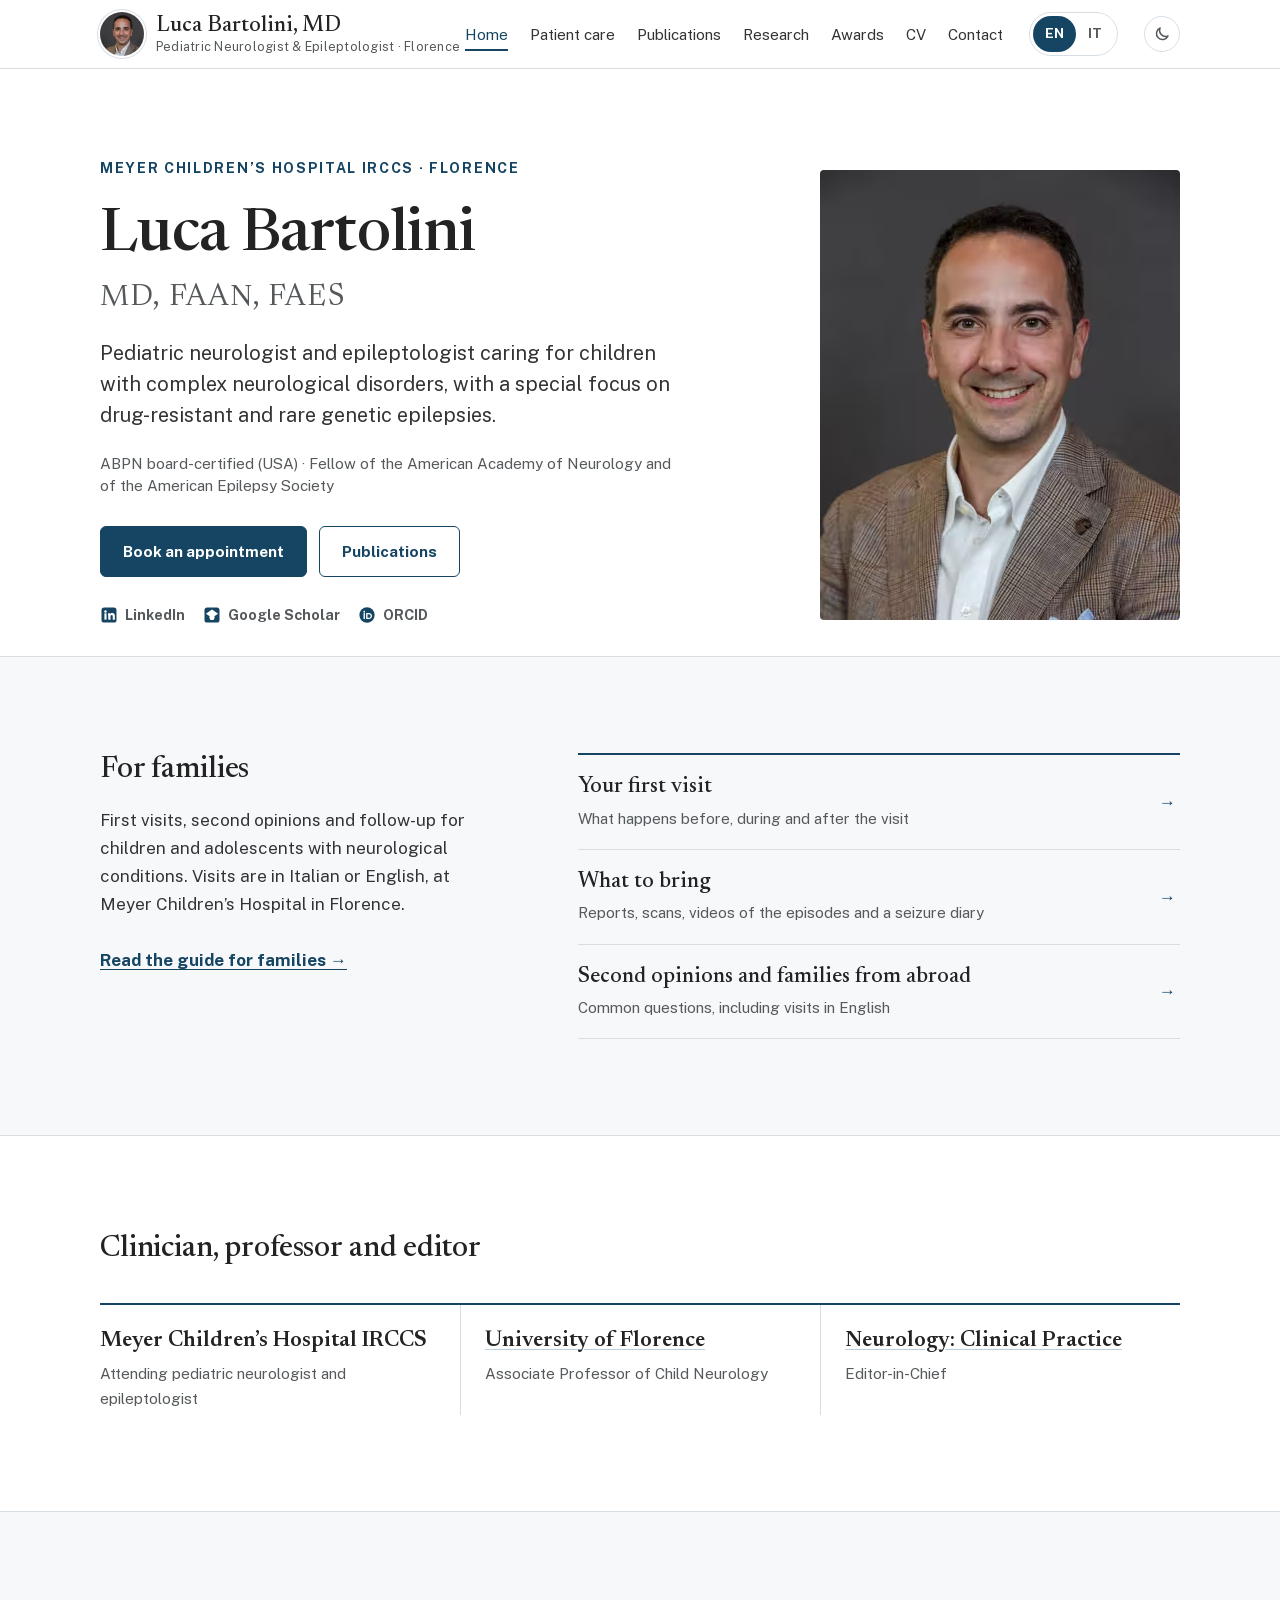
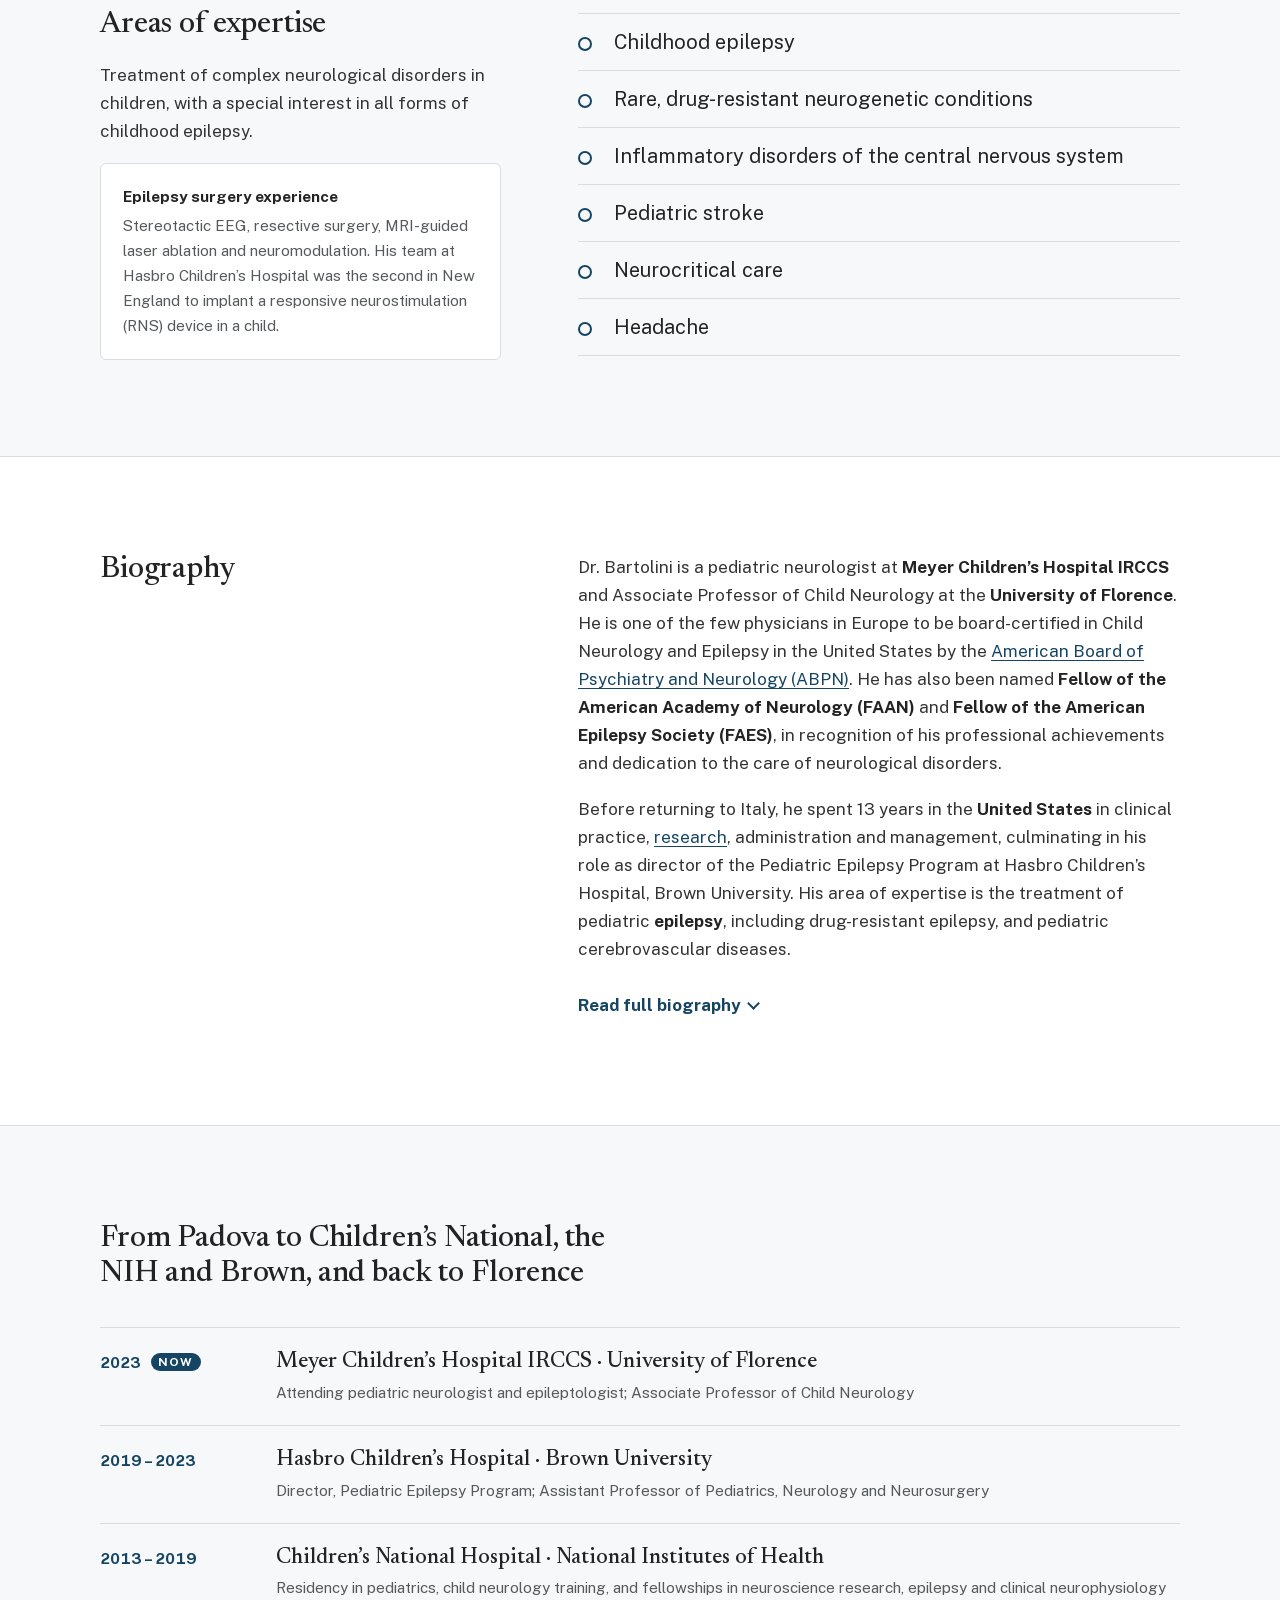
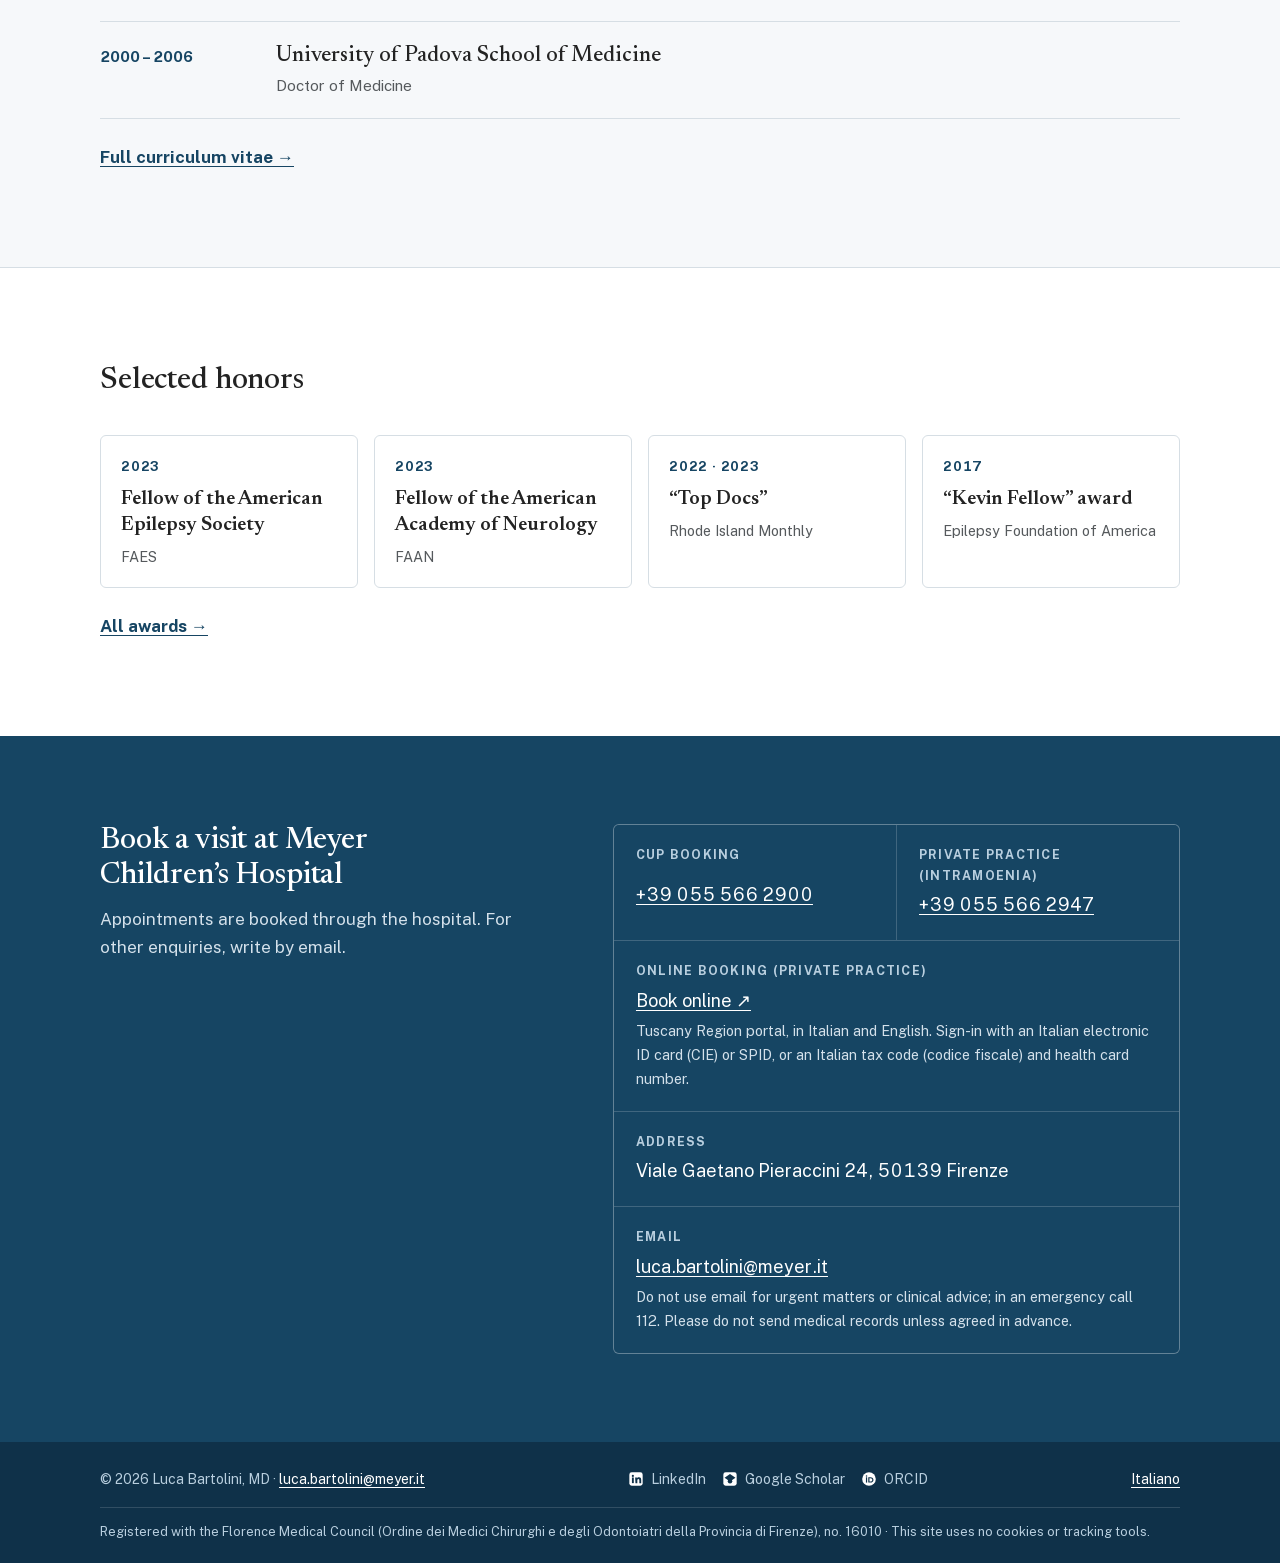
<file: index.html>
<!doctype html>
<html lang="en">
<head>
<meta charset="utf-8">
<meta name="viewport" content="width=device-width, initial-scale=1, viewport-fit=cover">
<script>try{var t=localStorage.getItem("theme");if(t==="dark"||t==="light")document.documentElement.setAttribute("data-theme",t)}catch(e){}</script>
<title>Luca Bartolini, MD, FAAN, FAES | Pediatric Neurologist</title>
<meta name="description" content="ABPN-certified pediatric neurologist and epileptologist at Meyer Children’s Hospital, Florence. Former epilepsy director at Brown." />
<link rel="canonical" href="https://www.lucabartolinimd.com/" />
<meta property="og:locale" content="en_US" />
<meta property="og:type" content="website" />
<meta property="og:title" content="Luca Bartolini, MD, FAAN, FAES | Pediatric Neurologist" />
<meta property="og:description" content="ABPN-certified pediatric neurologist and epileptologist at Meyer Children’s Hospital, Florence. Former epilepsy director at Brown." />
<meta property="og:url" content="https://www.lucabartolinimd.com/" />
<meta property="og:site_name" content="Luca Bartolini, MD" />
<meta property="article:modified_time" content="2026-11-08T00:00:00+00:00" />
<meta property="og:image" content="https://www.lucabartolinimd.com/assets/img/luca-bartolini-1024.jpg" />
<meta name="twitter:card" content="summary_large_image" />
<script type="application/ld+json">{"@context":"https://schema.org","@graph":[{"@type":"WebPage","@id":"https://www.lucabartolinimd.com/","url":"https://www.lucabartolinimd.com/","name":"Luca Bartolini, MD, FAAN, FAES | Pediatric Neurologist","isPartOf":{"@id":"https://www.lucabartolinimd.com/#website"},"about":{"@id":"https://www.lucabartolinimd.com/#/schema/person/4115e8d61b340ea2234ad80b020957fd"},"primaryImageOfPage":{"@id":"https://www.lucabartolinimd.com/#primaryimage"},"image":{"@id":"https://www.lucabartolinimd.com/#primaryimage"},"thumbnailUrl":"https://www.lucabartolinimd.com/assets/img/luca-bartolini-1024.jpg","datePublished":"2020-01-31T11:13:38+00:00","dateModified":"2026-11-08T00:00:00+00:00","description":"ABPN-certified pediatric neurologist and epileptologist at Meyer Children’s Hospital, Florence. Former epilepsy director at Brown.","breadcrumb":{"@id":"https://www.lucabartolinimd.com/#breadcrumb"},"inLanguage":"en-US","potentialAction":[{"@type":"ReadAction","target":["https://www.lucabartolinimd.com/"]}]},{"@type":"ImageObject","inLanguage":"en-US","@id":"https://www.lucabartolinimd.com/#primaryimage","url":"https://www.lucabartolinimd.com/assets/img/luca-bartolini-1024.jpg","contentUrl":"https://www.lucabartolinimd.com/assets/img/luca-bartolini-1024.jpg","width":1024,"height":1536,"caption":"Luca Bartolini, MD, FAAN, FAES"},{"@type":"BreadcrumbList","@id":"https://www.lucabartolinimd.com/#breadcrumb","itemListElement":[{"@type":"ListItem","position":1,"name":"Home"}]},{"@type":"WebSite","@id":"https://www.lucabartolinimd.com/#website","url":"https://www.lucabartolinimd.com/","name":"Luca Bartolini, MD, FAAN, FAES","description":"Pediatric Neurologist and Epileptologist in Florence","publisher":{"@id":"https://www.lucabartolinimd.com/#/schema/person/4115e8d61b340ea2234ad80b020957fd"},"alternateName":"Prof. Luca Bartolini","inLanguage":"en-US"},{"@type":"Person","@id":"https://www.lucabartolinimd.com/#/schema/person/4115e8d61b340ea2234ad80b020957fd","name":"Luca Bartolini","honorificPrefix":"Prof.","honorificSuffix":"MD, FAAN, FAES","jobTitle":["Pediatric Neurologist and Epileptologist","Associate Professor of Child Neurology","Editor-in-Chief, Neurology: Clinical Practice"],"description":"Pediatric neurologist and epileptologist caring for children with complex neurological disorders, with a special focus on drug-resistant and rare genetic epilepsies.","url":"https://www.lucabartolinimd.com/","image":{"@type":"ImageObject","url":"https://www.lucabartolinimd.com/assets/img/luca-bartolini-1024.jpg","contentUrl":"https://www.lucabartolinimd.com/assets/img/luca-bartolini-1024.jpg","width":1024,"height":1536,"caption":"Luca Bartolini, MD, FAAN, FAES"},"email":"mailto:luca.bartolini@meyer.it","worksFor":{"@type":"Hospital","name":"Meyer Children’s Hospital IRCCS","url":"https://www.meyer.it","telephone":"+39 055 566 2900","address":{"@type":"PostalAddress","streetAddress":"Viale Gaetano Pieraccini, 24","postalCode":"50139","addressLocality":"Firenze","addressCountry":"IT"}},"affiliation":{"@type":"CollegeOrUniversity","name":"University of Florence","url":"https://www.unifi.it"},"alumniOf":{"@type":"CollegeOrUniversity","name":"University of Padova"},"award":["Fellow of the American Academy of Neurology (FAAN)","Fellow of the American Epilepsy Society (FAES)"],"knowsAbout":["Childhood epilepsy","Rare, drug-resistant neurogenetic conditions","Inflammatory disorders of the central nervous system","Pediatric stroke","Neurocritical care","Headache"],"knowsLanguage":["it","en"],"sameAs":["https://it.linkedin.com/in/lucabartolinimd","https://scholar.google.com/citations?user=W1sBHMkAAAAJ","https://orcid.org/0000-0003-2755-8218"]}]}</script>
<link rel="alternate" hreflang="en" href="https://www.lucabartolinimd.com/">
<link rel="alternate" hreflang="it" href="https://www.lucabartolinimd.com/it/">
<link rel="alternate" hreflang="x-default" href="https://www.lucabartolinimd.com/">
<link rel="preload" href="assets/fonts/public-sans-var.woff2" as="font" type="font/woff2" crossorigin>
<link rel="preload" href="assets/fonts/newsreader-var.woff2" as="font" type="font/woff2" crossorigin>
<link rel="stylesheet" href="assets/css/site.css?v=70cde932">
<link rel="icon" href="assets/img/favicon-48.png" sizes="48x48" type="image/png">
<link rel="icon" href="assets/img/favicon-96.png" sizes="96x96" type="image/png">
<link rel="icon" href="assets/img/favicon-192.png" sizes="192x192" type="image/png">
<link rel="apple-touch-icon" href="assets/img/icon-300.jpg">
<meta name="theme-color" content="#164563">
</head>
<body class="home">
<a class="skip" href="#main">Skip to content</a>
<header class="site-header">
  <div class="wrap">
    <a class="brand" href="./"><picture class="brand-photo"><source type="image/avif" srcset="assets/img/headshot-thumb-128.avif 2x, assets/img/headshot-thumb-192.avif 3x"><img src="assets/img/headshot-thumb-128.jpg" srcset="assets/img/headshot-thumb-192.jpg 3x" alt="" width="44" height="44"></picture><strong>Luca Bartolini, MD</strong><span>Pediatric Neurologist &amp; Epileptologist · Florence</span></a>
    <nav class="nav" aria-label="Main">
      <ul id="site-menu"><li><a href="./" aria-current="page">Home</a></li><li><a href="patient-care/">Patient care</a></li><li><a href="publications/">Publications</a></li><li><a href="research/">Research</a></li><li><a href="awards/">Awards</a></li><li><a href="cv/">CV</a></li><li><a href="contacts/">Contact</a></li></ul>
      <div class="lang" role="group" aria-label="Language"><a href="./" lang="en" hreflang="en" aria-current="true">EN</a><a href="it/" lang="it" hreflang="it">IT</a></div>
      <button class="theme-btn" type="button" id="theme-btn" aria-pressed="false" aria-label="Dark mode" title="Dark mode"><svg class="moon" viewBox="0 0 24 24" aria-hidden="true" focusable="false"><path d="M20 14.5A8 8 0 0 1 9.5 4a8 8 0 1 0 10.5 10.5z" fill="none" stroke="currentColor" stroke-width="2" stroke-linejoin="round"/></svg><svg class="sun" viewBox="0 0 24 24" aria-hidden="true" focusable="false"><circle cx="12" cy="12" r="4" fill="none" stroke="currentColor" stroke-width="2"/><path d="M12 2v2.5M12 19.5V22M2 12h2.5M19.5 12H22M4.9 4.9l1.8 1.8M17.3 17.3l1.8 1.8M4.9 19.1l1.8-1.8M17.3 6.7l1.8-1.8" stroke="currentColor" stroke-width="2" stroke-linecap="round"/></svg></button>
      <button class="menu-btn" type="button" id="menu-btn" aria-controls="site-menu" aria-expanded="false" data-open="Menu" data-close="Close">Menu</button>
    </nav>
  </div>
</header>
<main id="main">
<section class="hero">
  <div class="wrap">
    <div class="hero-text">
      <p class="eyebrow">Meyer Children’s Hospital IRCCS · Florence</p>
      <h1>Luca Bartolini<span class="post">MD, FAAN, FAES</span></h1>
      <p class="lead">Pediatric neurologist and epileptologist caring for children with complex neurological disorders, with a special focus on drug-resistant and rare genetic epilepsies.</p>
      <p class="creds">ABPN board-certified (USA) · Fellow of the American Academy of Neurology and of the American Epilepsy Society</p>
      <div class="ctas"><a class="btn btn-primary" href="#appointments">Book an appointment</a><a class="btn btn-ghost" href="publications/">Publications</a></div>
      <ul class="profiles " aria-label="Profiles"><li><a href="https://it.linkedin.com/in/lucabartolinimd" target="_blank" rel="noopener me"><svg class="ico" viewBox="0 0 24 24" aria-hidden="true" focusable="false"><rect x="2" y="2" width="20" height="20" rx="3.5" fill="currentColor"/><circle cx="7.3" cy="7.4" r="1.65" fill="var(--icon-cut)"/><rect x="5.9" y="9.7" width="2.8" height="8.5" fill="var(--icon-cut)"/><path d="M10.7 9.7h2.7v1.2c.4-.8 1.5-1.5 3-1.5 2.9 0 3.4 1.9 3.4 4.3v4.5H17v-4c0-1 0-2.3-1.4-2.3s-1.6 1.1-1.6 2.2v4.1h-2.8z" fill="var(--icon-cut)"/></svg><span>LinkedIn</span><span class="sr-only"> (opens in a new tab)</span></a></li><li><a href="https://scholar.google.com/citations?user=W1sBHMkAAAAJ&amp;hl=en" target="_blank" rel="noopener me"><svg class="ico" viewBox="0 0 24 24" aria-hidden="true" focusable="false"><rect x="2" y="2" width="20" height="20" rx="3.5" fill="currentColor"/><circle cx="12" cy="15.2" r="3.4" fill="var(--icon-cut)"/><path d="M12 4.6 3.8 10.2 12 15.6l8.2-5.4z" fill="var(--icon-cut)"/></svg><span>Google Scholar</span><span class="sr-only"> (opens in a new tab)</span></a></li><li><a href="https://orcid.org/0000-0003-2755-8218" target="_blank" rel="noopener me"><svg class="ico" viewBox="0 0 24 24" aria-hidden="true" focusable="false"><circle cx="12" cy="12" r="10.2" fill="currentColor"/><circle cx="8.3" cy="7.5" r="1.15" fill="var(--icon-cut)"/><rect x="7.4" y="9.4" width="1.8" height="8" fill="var(--icon-cut)"/><path fill-rule="evenodd" d="M10.9 9.4h3.3c3 0 4.5 2.1 4.5 4s-1.6 4-4.5 4h-3.3zm1.8 1.6v4.8h1.4c2 0 2.8-1.3 2.8-2.4 0-1.2-.8-2.4-2.8-2.4z" fill="var(--icon-cut)"/></svg><span>ORCID</span><span class="sr-only"> (opens in a new tab)</span></a></li></ul>
    </div>
    <figure class="portrait"><picture><source type="image/avif" srcset="assets/img/headshot-360.avif 360w, assets/img/headshot-540.avif 540w, assets/img/headshot-720.avif 720w, assets/img/headshot-1080.avif 1080w" sizes="(max-width: 840px) 200px, 360px"><img src="assets/img/headshot-720.jpg" alt="Portrait of Dr. Luca Bartolini" width="720" height="900" fetchpriority="high"></picture></figure>
  </div>
</section>
<section class="band alt families" aria-labelledby="fam-h">
  <div class="wrap split">
    <div class="stack">
      <h2 id="fam-h">For families</h2>
      <p>First visits, second opinions and follow-up for children and adolescents with neurological conditions. Visits are in Italian or English, at Meyer Children’s Hospital in Florence.</p>
      <p><a class="text-link" href="patient-care/">Read the guide for families →</a></p>
    </div>
    <ul class="fam-links"><li><a href="patient-care/#first-visit"><b>Your first visit</b><span>What happens before, during and after the visit</span></a></li><li><a href="patient-care/#first-visit"><b>What to bring</b><span>Reports, scans, videos of the episodes and a seizure diary</span></a></li><li><a href="patient-care/#faq"><b>Second opinions and families from abroad</b><span>Common questions, including visits in English</span></a></li></ul>
  </div>
</section>

<section class="band">
  <div class="wrap">
    <div class="band-head"><h2>Clinician, professor and editor</h2></div>
    <div class="roles"><div class="role"><span class="org">Meyer Children’s Hospital IRCCS</span><span class="what">Attending pediatric neurologist and epileptologist</span></div><div class="role"><span class="org"><a href="https://cercachi.unifi.it/p-doc2-0-0-A-3f2c372c322e30-0.html" target="_blank" rel="noopener">University of Florence<span class="sr-only"> (opens in a new tab)</span></a></span><span class="what">Associate Professor of Child Neurology</span></div><div class="role"><span class="org"><a href="https://www.neurology.org/journal/cpj" target="_blank" rel="noopener">Neurology: Clinical Practice<span class="sr-only"> (opens in a new tab)</span></a></span><span class="what">Editor-in-Chief</span></div></div>
  </div>
</section>

<section class="band alt">
  <div class="wrap split">
    <div class="stack">
      <h2>Areas of expertise</h2>
      <p>Treatment of complex neurological disorders in children, with a special interest in all forms of childhood epilepsy.</p>
      <div class="note-card"><strong>Epilepsy surgery experience</strong>Stereotactic EEG, resective surgery, MRI-guided laser ablation and neuromodulation. His team at Hasbro Children’s Hospital was the second in New England to implant a responsive neurostimulation (RNS) device in a child.</div>
    </div>
    <ul class="areas"><li>Childhood epilepsy</li><li>Rare, drug-resistant neurogenetic conditions</li><li>Inflammatory disorders of the central nervous system</li><li>Pediatric stroke</li><li>Neurocritical care</li><li>Headache</li></ul>
  </div>
</section>

<section class="band">
  <div class="wrap split">
    <div class="stack"><h2>Biography</h2></div>
    <div class="bio"><p>Dr. Bartolini is a pediatric neurologist at <strong>Meyer Children’s Hospital IRCCS</strong> and Associate Professor of Child Neurology at the <strong>University of Florence</strong>. He is one of the few physicians in Europe to be board-certified in Child Neurology and Epilepsy in the United States by the <a href="https://abpn.org" target="_blank" rel="noopener">American Board of Psychiatry and Neurology (ABPN)<span class="sr-only"> (opens in a new tab)</span></a>. He has also been named <strong>Fellow of the American Academy of Neurology (FAAN)</strong> and <strong>Fellow of the American Epilepsy Society (FAES)</strong>, in recognition of his professional achievements and dedication to the care of neurological disorders.</p><p>Before returning to Italy, he spent 13 years in the <strong>United States</strong> in clinical practice, <a href="research/">research</a>, administration and management, culminating in his role as director of the Pediatric Epilepsy Program at Hasbro Children’s Hospital, Brown University. His area of expertise is the treatment of pediatric <strong>epilepsy</strong>, including drug-resistant epilepsy, and pediatric cerebrovascular diseases.</p><details class="more-bio"><summary><span class="open-label">Read full biography</span><span class="close-label">Show less</span></summary><div class="bio-rest"><p>Before joining Meyer Children’s Hospital, Dr. Bartolini was the <strong>Director</strong> of the Pediatric Epilepsy Program at <a href="https://www.brownhealth.org/locations/hasbro-childrens" target="_blank" rel="noopener">Hasbro Children’s Hospital<span class="sr-only"> (opens in a new tab)</span></a> and Assistant Professor of Pediatrics, Neurology and Neurosurgery at the <a href="https://medical.brown.edu" target="_blank" rel="noopener">Warren Alpert Medical School of Brown University<span class="sr-only"> (opens in a new tab)</span></a>, an <a href="https://en.wikipedia.org/wiki/Ivy_League" target="_blank" rel="noopener">Ivy League<span class="sr-only"> (opens in a new tab)</span></a> university in the United States. Under his leadership, the program became a referral center for the treatment of complex pediatric epilepsies in Rhode Island, Southern Massachusetts and Eastern Connecticut. He built a multidisciplinary team able to perform cutting-edge diagnostic tests and advanced treatments. The <a href="https://turnto10.com/features/health-landing-page/hasbro-childrens-hospital-using-advanced-techniques-to-help-kids-with-epilepsy" target="_blank" rel="noopener">surgical program<span class="sr-only"> (opens in a new tab)</span></a> offered multiple options to children with drug-resistant epilepsy, including invasive EEG monitoring with stereotactic EEG, resective surgery, MRI-guided stereotactic laser ablation and implantation of neuromodulation devices. Among many achievements, Dr. Bartolini’s team was the second in New England to implant a responsive neurostimulation (RNS) device in a child, who then became seizure-free without postoperative deficits.</p><p>Dr. Bartolini’s areas of <a href="research/">research</a> include <strong>neuroinflammatory</strong> mechanisms and the role of neurotropic viruses in pediatric epilepsy, <strong>pediatric stroke</strong> and <strong>cerebral vasculitis</strong>.</p><p>His research has been supported by Advance-CTR and the Children’s Miracle Network at Brown University, the American Epilepsy Society, the Epilepsy Foundation of America and the Division of Intramural Research of the National Institute of Neurological Disorders and Stroke (NINDS).</p><p>Dr. Bartolini serves as <strong>Editor-in-Chief</strong> of <a href="https://www.neurology.org/journal/cpj" target="_blank" rel="noopener">Neurology: Clinical Practice<span class="sr-only"> (opens in a new tab)</span></a> (official journal of the American Academy of Neurology &#8211; 2025 IF = 4.2) and sits on the Leadership Development Subcommittee and the Publications Committee of the <a href="https://www.aan.com" target="_blank" rel="noopener">American Academy of Neurology<span class="sr-only"> (opens in a new tab)</span></a>.</p></div></details></div>
  </div>
</section>

<section class="band alt">
  <div class="wrap">
    <div class="band-head"><h2>From Padova to Children’s National, the NIH and Brown, and back to Florence</h2></div>
    <ol class="timeline"><li><span class="when">2023<span class="now-tag">Now</span></span><span class="what"><b>Meyer Children’s Hospital IRCCS · University of Florence</b><span>Attending pediatric neurologist and epileptologist; Associate Professor of Child Neurology</span></span></li><li><span class="when">2019 – 2023</span><span class="what"><b>Hasbro Children’s Hospital · Brown University</b><span>Director, Pediatric Epilepsy Program; Assistant Professor of Pediatrics, Neurology and Neurosurgery</span></span></li><li><span class="when">2013 – 2019</span><span class="what"><b>Children’s National Hospital · National Institutes of Health</b><span>Residency in pediatrics, child neurology training, and fellowships in neuroscience research, epilepsy and clinical neurophysiology</span></span></li><li><span class="when">2000 – 2006</span><span class="what"><b>University of Padova School of Medicine</b><span>Doctor of Medicine</span></span></li></ol>
    <p class="more"><a href="cv/">Full curriculum vitae →</a></p>
  </div>
</section>

<section class="band">
  <div class="wrap">
    <div class="band-head"><h2>Selected honors</h2></div>
    <div class="honors"><div class="honor"><span class="yr">2023</span><span class="t">Fellow of the American Epilepsy Society</span><span class="s">FAES</span></div><div class="honor"><span class="yr">2023</span><span class="t">Fellow of the American Academy of Neurology</span><span class="s">FAAN</span></div><div class="honor"><span class="yr">2022 · 2023</span><span class="t">“Top Docs”</span><span class="s">Rhode Island Monthly</span></div><div class="honor"><span class="yr">2017</span><span class="t">“Kevin Fellow” award</span><span class="s">Epilepsy Foundation of America</span></div></div>
    <p class="more"><a href="awards/">All awards →</a></p>
  </div>
</section>
</main>
<section class="appt" id="appointments" aria-labelledby="appt-h">
  <div class="wrap">
    <div>
      <h2 id="appt-h">Book a visit at Meyer Children’s Hospital</h2>
      <p class="sub">Appointments are booked through the hospital. For other enquiries, write by email.</p>
    </div>
    <div class="contact-grid">
      <div><span class="k">CUP booking</span><span class="v"><a href="tel:+390555662900">+39 055 566 2900</a></span></div>
      <div><span class="k">Private practice (intramoenia)</span><span class="v"><a href="tel:+390555662947">+39 055 566 2947</a></span></div>
      <div class="full"><span class="k">Online booking (private practice)</span><span class="v"><a href="https://liberaprofessione.sanita.toscana.it/plp/login" target="_blank" rel="noopener">Book online ↗<span class="sr-only"> (opens in a new tab)</span></a></span><span class="h">Tuscany Region portal, in Italian and English. Sign-in with an Italian electronic ID card (CIE) or SPID, or an Italian tax code (codice fiscale) and health card number.</span></div>
      <div class="full"><span class="k">Address</span><span class="v">Viale Gaetano Pieraccini 24, 50139 Firenze</span></div>
      <div class="full"><span class="k">Email</span><span class="v"><a href="mailto:luca.bartolini@meyer.it">luca.bartolini@meyer.it</a></span><span class="h">Do not use email for urgent matters or clinical advice; in an emergency call 112. Please do not send medical records unless agreed in advance.</span></div>
    </div>
  </div>
</section>
<footer class="site-footer"><div class="wrap"><span>© 2026 Luca Bartolini, MD · <a href="mailto:luca.bartolini@meyer.it">luca.bartolini@meyer.it</a></span><ul class="profiles on-dark" aria-label="Profiles"><li><a href="https://it.linkedin.com/in/lucabartolinimd" target="_blank" rel="noopener me"><svg class="ico" viewBox="0 0 24 24" aria-hidden="true" focusable="false"><rect x="2" y="2" width="20" height="20" rx="3.5" fill="currentColor"/><circle cx="7.3" cy="7.4" r="1.65" fill="var(--icon-cut)"/><rect x="5.9" y="9.7" width="2.8" height="8.5" fill="var(--icon-cut)"/><path d="M10.7 9.7h2.7v1.2c.4-.8 1.5-1.5 3-1.5 2.9 0 3.4 1.9 3.4 4.3v4.5H17v-4c0-1 0-2.3-1.4-2.3s-1.6 1.1-1.6 2.2v4.1h-2.8z" fill="var(--icon-cut)"/></svg><span>LinkedIn</span><span class="sr-only"> (opens in a new tab)</span></a></li><li><a href="https://scholar.google.com/citations?user=W1sBHMkAAAAJ&amp;hl=en" target="_blank" rel="noopener me"><svg class="ico" viewBox="0 0 24 24" aria-hidden="true" focusable="false"><rect x="2" y="2" width="20" height="20" rx="3.5" fill="currentColor"/><circle cx="12" cy="15.2" r="3.4" fill="var(--icon-cut)"/><path d="M12 4.6 3.8 10.2 12 15.6l8.2-5.4z" fill="var(--icon-cut)"/></svg><span>Google Scholar</span><span class="sr-only"> (opens in a new tab)</span></a></li><li><a href="https://orcid.org/0000-0003-2755-8218" target="_blank" rel="noopener me"><svg class="ico" viewBox="0 0 24 24" aria-hidden="true" focusable="false"><circle cx="12" cy="12" r="10.2" fill="currentColor"/><circle cx="8.3" cy="7.5" r="1.15" fill="var(--icon-cut)"/><rect x="7.4" y="9.4" width="1.8" height="8" fill="var(--icon-cut)"/><path fill-rule="evenodd" d="M10.9 9.4h3.3c3 0 4.5 2.1 4.5 4s-1.6 4-4.5 4h-3.3zm1.8 1.6v4.8h1.4c2 0 2.8-1.3 2.8-2.4 0-1.2-.8-2.4-2.8-2.4z" fill="var(--icon-cut)"/></svg><span>ORCID</span><span class="sr-only"> (opens in a new tab)</span></a></li></ul><span><a href="it/" lang="it">Italiano</a></span><p class="legal">Registered with the Florence Medical Council (Ordine dei Medici Chirurghi e degli Odontoiatri della Provincia di Firenze), no. 16010 · This site uses no cookies or tracking tools.</p></div></footer>
<script src="assets/js/site.js?v=41d73897" defer></script>
</body>
</html>
</file>
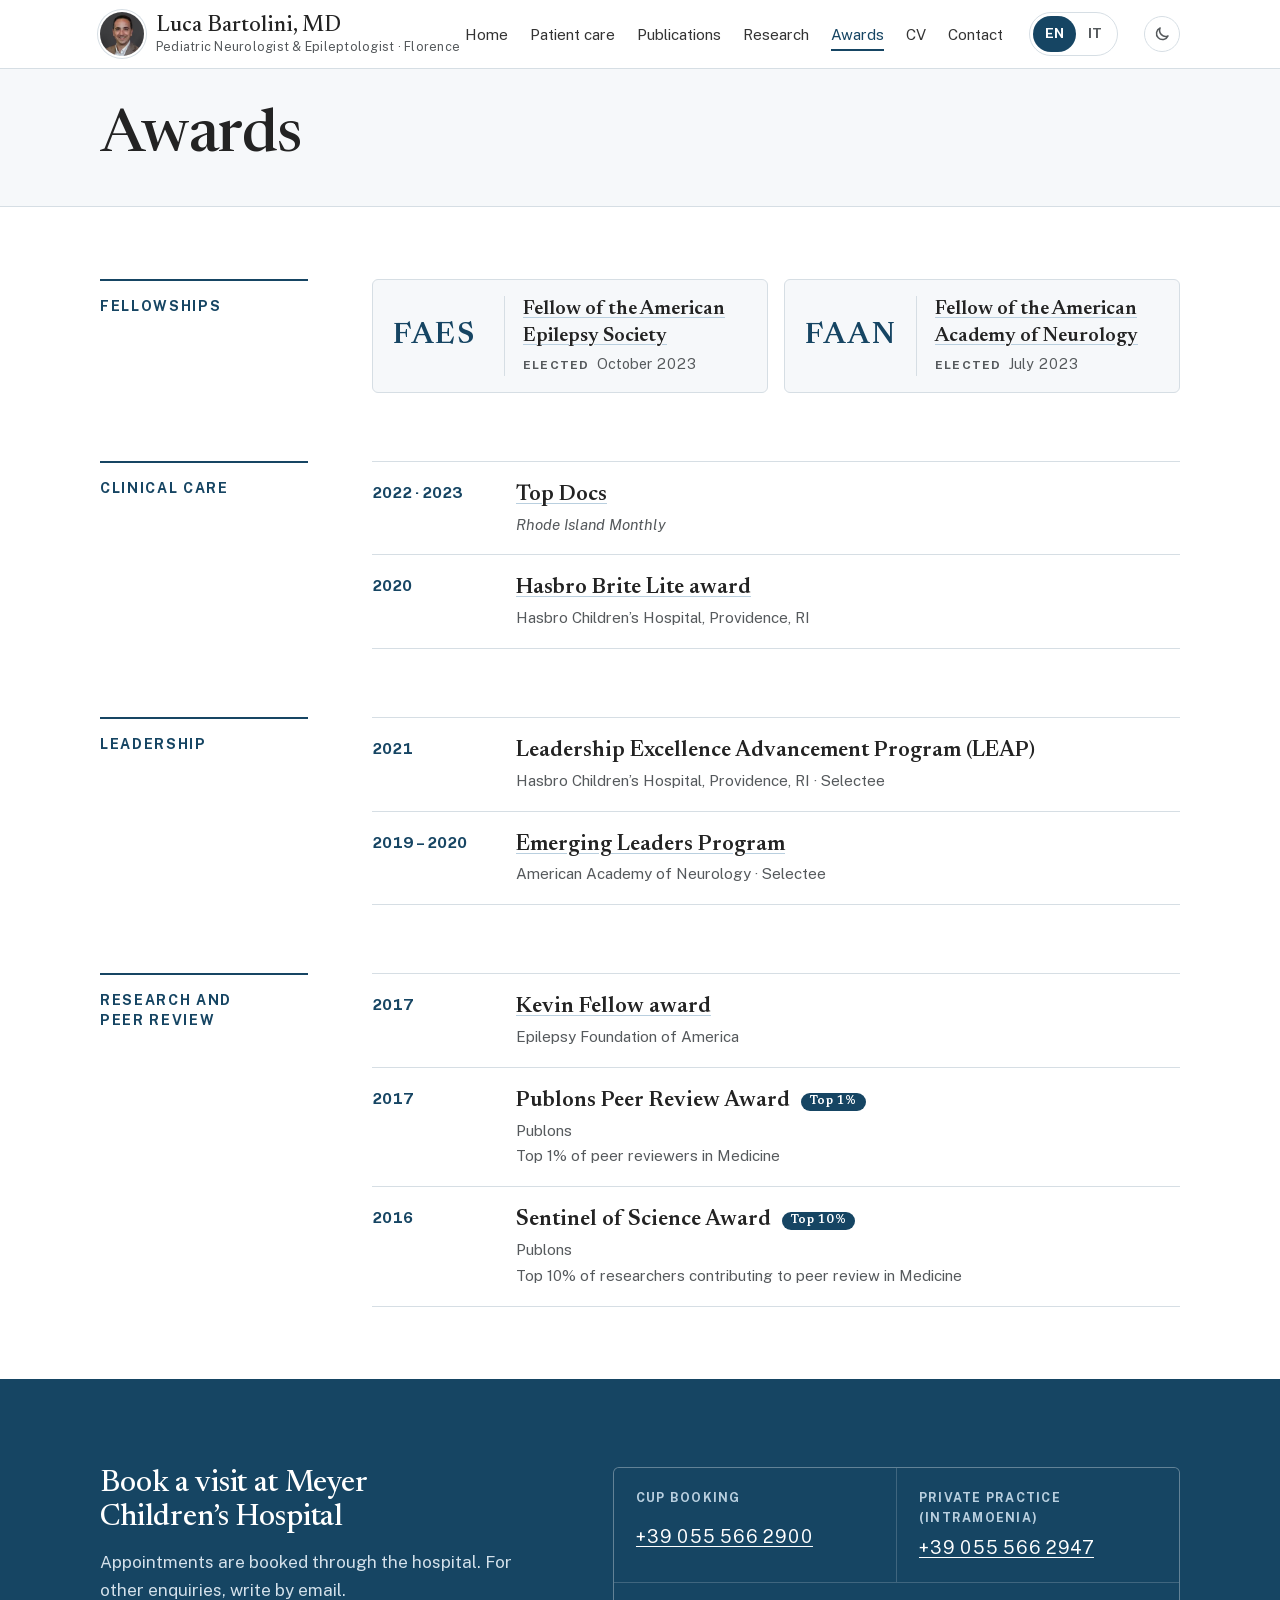
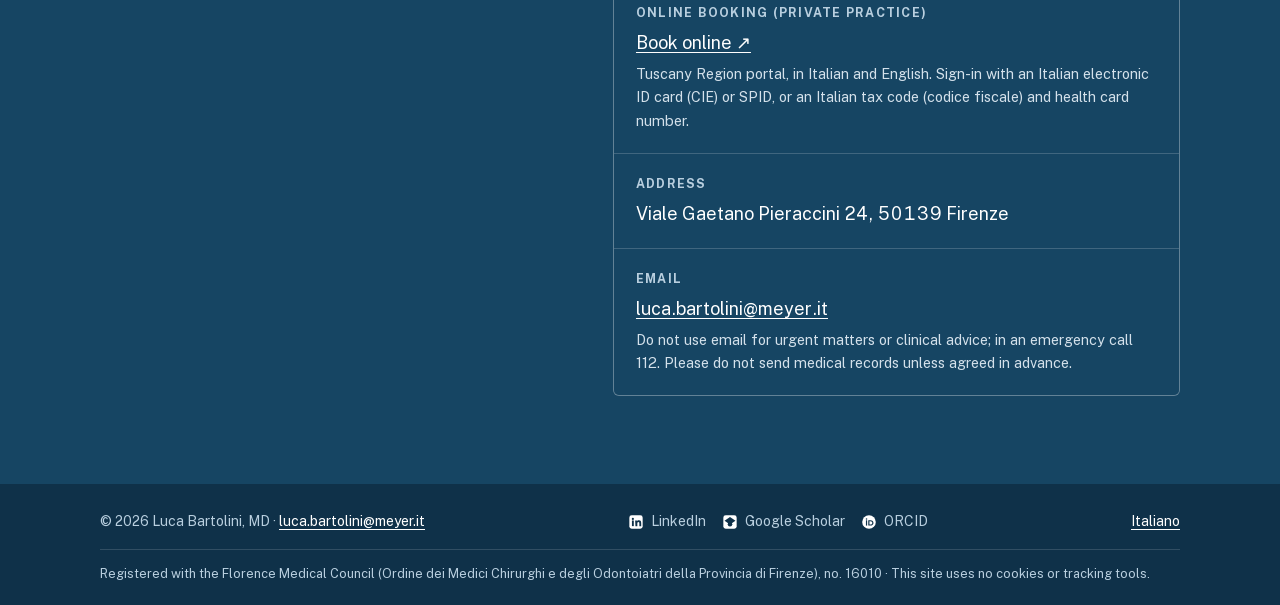
<file: awards/index.html>
<!doctype html>
<html lang="en">
<head>
<meta charset="utf-8">
<meta name="viewport" content="width=device-width, initial-scale=1, viewport-fit=cover">
<script>try{var t=localStorage.getItem("theme");if(t==="dark"||t==="light")document.documentElement.setAttribute("data-theme",t)}catch(e){}</script>
<title>Awards and Honors | Luca Bartolini, MD, FAAN, FAES</title>
<meta name="description" content="Awards and honors of Luca Bartolini, MD: Fellow of the American Academy of Neurology (FAAN) and American Epilepsy Society (FAES), ABPN board-certified." />
<link rel="canonical" href="https://www.lucabartolinimd.com/awards/" />
<meta property="og:locale" content="en_US" />
<meta property="og:type" content="article" />
<meta property="og:title" content="Awards and Honors | Luca Bartolini, MD, FAAN, FAES" />
<meta property="og:description" content="Awards and honors of Luca Bartolini, MD: Fellow of the American Academy of Neurology (FAAN) and American Epilepsy Society (FAES), ABPN board-certified." />
<meta property="og:url" content="https://www.lucabartolinimd.com/awards/" />
<meta property="og:site_name" content="Luca Bartolini, MD" />
<meta property="article:modified_time" content="2026-11-08T00:00:00+00:00" />
<meta property="og:image" content="https://www.lucabartolinimd.com/assets/img/luca-bartolini-1024.jpg" />
<meta name="twitter:card" content="summary_large_image" />
<meta name="twitter:label1" content="Est. reading time" />
<meta name="twitter:data1" content="1 minute" />
<script type="application/ld+json">{"@context":"https://schema.org","@graph":[{"@type":"WebPage","@id":"https://www.lucabartolinimd.com/awards/","url":"https://www.lucabartolinimd.com/awards/","name":"Awards and Honors | Luca Bartolini, MD, FAAN, FAES","isPartOf":{"@id":"https://www.lucabartolinimd.com/#website"},"primaryImageOfPage":{"@id":"https://www.lucabartolinimd.com/awards/#primaryimage"},"image":{"@id":"https://www.lucabartolinimd.com/awards/#primaryimage"},"thumbnailUrl":"https://www.lucabartolinimd.com/assets/img/luca-bartolini-1024.jpg","datePublished":"2023-12-12T12:00:32+00:00","dateModified":"2026-11-08T00:00:00+00:00","description":"Awards and honors of Luca Bartolini, MD: Fellow of the American Academy of Neurology (FAAN) and American Epilepsy Society (FAES), ABPN board-certified.","breadcrumb":{"@id":"https://www.lucabartolinimd.com/awards/#breadcrumb"},"inLanguage":"en-US","potentialAction":[{"@type":"ReadAction","target":["https://www.lucabartolinimd.com/awards/"]}]},{"@type":"ImageObject","inLanguage":"en-US","@id":"https://www.lucabartolinimd.com/awards/#primaryimage","url":"https://www.lucabartolinimd.com/assets/img/luca-bartolini-1024.jpg","contentUrl":"https://www.lucabartolinimd.com/assets/img/luca-bartolini-1024.jpg","width":1024,"height":1536,"caption":"Luca Bartolini, MD, FAAN, FAES"},{"@type":"BreadcrumbList","@id":"https://www.lucabartolinimd.com/awards/#breadcrumb","itemListElement":[{"@type":"ListItem","position":1,"name":"Home","item":"https://www.lucabartolinimd.com/"},{"@type":"ListItem","position":2,"name":"Home","item":"https://www.lucabartolinimd.com/"},{"@type":"ListItem","position":3,"name":"Awards"}]},{"@type":"WebSite","@id":"https://www.lucabartolinimd.com/#website","url":"https://www.lucabartolinimd.com/","name":"Luca Bartolini, MD, FAAN, FAES","description":"Pediatric Neurologist and Epileptologist in Florence","publisher":{"@id":"https://www.lucabartolinimd.com/#/schema/person/4115e8d61b340ea2234ad80b020957fd"},"alternateName":"Prof. Luca Bartolini","inLanguage":"en-US"},{"@type":"Person","@id":"https://www.lucabartolinimd.com/#/schema/person/4115e8d61b340ea2234ad80b020957fd","name":"Luca Bartolini","honorificPrefix":"Prof.","honorificSuffix":"MD, FAAN, FAES","jobTitle":["Pediatric Neurologist and Epileptologist","Associate Professor of Child Neurology","Editor-in-Chief, Neurology: Clinical Practice"],"description":"Pediatric neurologist and epileptologist caring for children with complex neurological disorders, with a special focus on drug-resistant and rare genetic epilepsies.","url":"https://www.lucabartolinimd.com/","image":{"@type":"ImageObject","url":"https://www.lucabartolinimd.com/assets/img/luca-bartolini-1024.jpg","contentUrl":"https://www.lucabartolinimd.com/assets/img/luca-bartolini-1024.jpg","width":1024,"height":1536,"caption":"Luca Bartolini, MD, FAAN, FAES"},"email":"mailto:luca.bartolini@meyer.it","worksFor":{"@type":"Hospital","name":"Meyer Children’s Hospital IRCCS","url":"https://www.meyer.it","telephone":"+39 055 566 2900","address":{"@type":"PostalAddress","streetAddress":"Viale Gaetano Pieraccini, 24","postalCode":"50139","addressLocality":"Firenze","addressCountry":"IT"}},"affiliation":{"@type":"CollegeOrUniversity","name":"University of Florence","url":"https://www.unifi.it"},"alumniOf":{"@type":"CollegeOrUniversity","name":"University of Padova"},"award":["Fellow of the American Academy of Neurology (FAAN)","Fellow of the American Epilepsy Society (FAES)"],"knowsAbout":["Childhood epilepsy","Rare, drug-resistant neurogenetic conditions","Inflammatory disorders of the central nervous system","Pediatric stroke","Neurocritical care","Headache"],"knowsLanguage":["it","en"],"sameAs":["https://it.linkedin.com/in/lucabartolinimd","https://scholar.google.com/citations?user=W1sBHMkAAAAJ","https://orcid.org/0000-0003-2755-8218"]}]}</script>
<link rel="alternate" hreflang="en" href="https://www.lucabartolinimd.com/awards/">
<link rel="alternate" hreflang="it" href="https://www.lucabartolinimd.com/it/premi/">
<link rel="alternate" hreflang="x-default" href="https://www.lucabartolinimd.com/awards/">
<link rel="preload" href="../assets/fonts/public-sans-var.woff2" as="font" type="font/woff2" crossorigin>
<link rel="preload" href="../assets/fonts/newsreader-var.woff2" as="font" type="font/woff2" crossorigin>
<link rel="stylesheet" href="../assets/css/site.css?v=70cde932">
<link rel="icon" href="../assets/img/favicon-48.png" sizes="48x48" type="image/png">
<link rel="icon" href="../assets/img/favicon-96.png" sizes="96x96" type="image/png">
<link rel="icon" href="../assets/img/favicon-192.png" sizes="192x192" type="image/png">
<link rel="apple-touch-icon" href="../assets/img/icon-300.jpg">
<meta name="theme-color" content="#164563">
</head>
<body class="page-awards">
<a class="skip" href="#main">Skip to content</a>
<header class="site-header">
  <div class="wrap">
    <a class="brand" href="../"><picture class="brand-photo"><source type="image/avif" srcset="../assets/img/headshot-thumb-128.avif 2x, ../assets/img/headshot-thumb-192.avif 3x"><img src="../assets/img/headshot-thumb-128.jpg" srcset="../assets/img/headshot-thumb-192.jpg 3x" alt="" width="44" height="44"></picture><strong>Luca Bartolini, MD</strong><span>Pediatric Neurologist &amp; Epileptologist · Florence</span></a>
    <nav class="nav" aria-label="Main">
      <ul id="site-menu"><li><a href="../">Home</a></li><li><a href="../patient-care/">Patient care</a></li><li><a href="../publications/">Publications</a></li><li><a href="../research/">Research</a></li><li><a href="./" aria-current="page">Awards</a></li><li><a href="../cv/">CV</a></li><li><a href="../contacts/">Contact</a></li></ul>
      <div class="lang" role="group" aria-label="Language"><a href="./" lang="en" hreflang="en" aria-current="true">EN</a><a href="../it/premi/" lang="it" hreflang="it">IT</a></div>
      <button class="theme-btn" type="button" id="theme-btn" aria-pressed="false" aria-label="Dark mode" title="Dark mode"><svg class="moon" viewBox="0 0 24 24" aria-hidden="true" focusable="false"><path d="M20 14.5A8 8 0 0 1 9.5 4a8 8 0 1 0 10.5 10.5z" fill="none" stroke="currentColor" stroke-width="2" stroke-linejoin="round"/></svg><svg class="sun" viewBox="0 0 24 24" aria-hidden="true" focusable="false"><circle cx="12" cy="12" r="4" fill="none" stroke="currentColor" stroke-width="2"/><path d="M12 2v2.5M12 19.5V22M2 12h2.5M19.5 12H22M4.9 4.9l1.8 1.8M17.3 17.3l1.8 1.8M4.9 19.1l1.8-1.8M17.3 6.7l1.8-1.8" stroke="currentColor" stroke-width="2" stroke-linecap="round"/></svg></button>
      <button class="menu-btn" type="button" id="menu-btn" aria-controls="site-menu" aria-expanded="false" data-open="Menu" data-close="Close">Menu</button>
    </nav>
  </div>
</header>
<main id="main">
<section class="page-head"><div class="wrap"><div class="titles"><h1>Awards</h1></div></div></section>
<section class="page-body no-toc"><div class="wrap"><div class="awards"><section class="aw-section aw-fellows" aria-labelledby="aw-fellows"><h2 id="aw-fellows">Fellowships</h2><ul class="fellows"><li class="fellow"><p class="fellow-pn" aria-hidden="true">FAES</p><p class="fellow-name"><a href="https://aesnet.org/membership/get-involved/faes" target="_blank" rel="noopener">Fellow of the American Epilepsy Society<span class="sr-only"> (opens in a new tab)</span></a></p><p class="fellow-date"><span>Elected</span> October 2023</p></li><li class="fellow"><p class="fellow-pn" aria-hidden="true">FAAN</p><p class="fellow-name"><a href="https://www.aan.com/membership/become-a-fellow-faan" target="_blank" rel="noopener">Fellow of the American Academy of Neurology<span class="sr-only"> (opens in a new tab)</span></a></p><p class="fellow-date"><span>Elected</span> July 2023</p></li></ul></section><section class="aw-section" aria-labelledby="aw-clinical-care"><h2 id="aw-clinical-care">Clinical care</h2><ol class="aw-list"><li class="aw-item"><p class="aw-when">2022 · 2023</p><div class="aw-what"><p class="aw-title"><a href="https://www.rimonthly.com/top-doctors/?filters[winning_year][]=2022&amp;filters[specialty][]=neurology" target="_blank" rel="noopener">Top Docs<span class="sr-only"> (opens in a new tab)</span></a></p><p class="aw-by"><i>Rhode Island Monthly</i></p></div></li><li class="aw-item"><p class="aw-when">2020</p><div class="aw-what"><p class="aw-title"><a href="https://www.brownhealth.org/locations/hasbro-childrens/about-hasbro-childrens/awards/brite-lites/brite-lite-prev-winners" target="_blank" rel="noopener">Hasbro Brite Lite award<span class="sr-only"> (opens in a new tab)</span></a></p><p class="aw-by">Hasbro Children’s Hospital, Providence, RI</p></div></li></ol></section><section class="aw-section" aria-labelledby="aw-leadership"><h2 id="aw-leadership">Leadership</h2><ol class="aw-list"><li class="aw-item"><p class="aw-when">2021</p><div class="aw-what"><p class="aw-title">Leadership Excellence Advancement Program (LEAP)</p><p class="aw-by">Hasbro Children’s Hospital, Providence, RI<span class="aw-note">Selectee</span></p></div></li><li class="aw-item"><p class="aw-when">2019 – 2020</p><div class="aw-what"><p class="aw-title"><a href="https://www.aan.com/education/emerging-leaders" target="_blank" rel="noopener">Emerging Leaders Program<span class="sr-only"> (opens in a new tab)</span></a></p><p class="aw-by">American Academy of Neurology<span class="aw-note">Selectee</span></p></div></li></ol></section><section class="aw-section" aria-labelledby="aw-research-and-peer-review"><h2 id="aw-research-and-peer-review">Research and peer review</h2><ol class="aw-list"><li class="aw-item"><p class="aw-when">2017</p><div class="aw-what"><p class="aw-title"><a href="https://www.epilepsy.com/sites/default/files/2025-08/kevins-fellows-recipients.pdf" target="_blank" rel="noopener">Kevin Fellow award<span class="sr-only"> (opens in a new tab)</span></a></p><p class="aw-by">Epilepsy Foundation of America</p></div></li><li class="aw-item"><p class="aw-when">2017</p><div class="aw-what"><p class="aw-title">Publons Peer Review Award <span class="aw-rank">Top 1%</span></p><p class="aw-by">Publons</p><p class="aw-desc">Top 1% of peer reviewers in Medicine</p></div></li><li class="aw-item"><p class="aw-when">2016</p><div class="aw-what"><p class="aw-title">Sentinel of Science Award <span class="aw-rank">Top 10%</span></p><p class="aw-by">Publons</p><p class="aw-desc">Top 10% of researchers contributing to peer review in Medicine</p></div></li></ol></section></div></div></section>
</main>
<section class="appt" id="appointments" aria-labelledby="appt-h">
  <div class="wrap">
    <div>
      <h2 id="appt-h">Book a visit at Meyer Children’s Hospital</h2>
      <p class="sub">Appointments are booked through the hospital. For other enquiries, write by email.</p>
    </div>
    <div class="contact-grid">
      <div><span class="k">CUP booking</span><span class="v"><a href="tel:+390555662900">+39 055 566 2900</a></span></div>
      <div><span class="k">Private practice (intramoenia)</span><span class="v"><a href="tel:+390555662947">+39 055 566 2947</a></span></div>
      <div class="full"><span class="k">Online booking (private practice)</span><span class="v"><a href="https://liberaprofessione.sanita.toscana.it/plp/login" target="_blank" rel="noopener">Book online ↗<span class="sr-only"> (opens in a new tab)</span></a></span><span class="h">Tuscany Region portal, in Italian and English. Sign-in with an Italian electronic ID card (CIE) or SPID, or an Italian tax code (codice fiscale) and health card number.</span></div>
      <div class="full"><span class="k">Address</span><span class="v">Viale Gaetano Pieraccini 24, 50139 Firenze</span></div>
      <div class="full"><span class="k">Email</span><span class="v"><a href="mailto:luca.bartolini@meyer.it">luca.bartolini@meyer.it</a></span><span class="h">Do not use email for urgent matters or clinical advice; in an emergency call 112. Please do not send medical records unless agreed in advance.</span></div>
    </div>
  </div>
</section>
<footer class="site-footer"><div class="wrap"><span>© 2026 Luca Bartolini, MD · <a href="mailto:luca.bartolini@meyer.it">luca.bartolini@meyer.it</a></span><ul class="profiles on-dark" aria-label="Profiles"><li><a href="https://it.linkedin.com/in/lucabartolinimd" target="_blank" rel="noopener me"><svg class="ico" viewBox="0 0 24 24" aria-hidden="true" focusable="false"><rect x="2" y="2" width="20" height="20" rx="3.5" fill="currentColor"/><circle cx="7.3" cy="7.4" r="1.65" fill="var(--icon-cut)"/><rect x="5.9" y="9.7" width="2.8" height="8.5" fill="var(--icon-cut)"/><path d="M10.7 9.7h2.7v1.2c.4-.8 1.5-1.5 3-1.5 2.9 0 3.4 1.9 3.4 4.3v4.5H17v-4c0-1 0-2.3-1.4-2.3s-1.6 1.1-1.6 2.2v4.1h-2.8z" fill="var(--icon-cut)"/></svg><span>LinkedIn</span><span class="sr-only"> (opens in a new tab)</span></a></li><li><a href="https://scholar.google.com/citations?user=W1sBHMkAAAAJ&amp;hl=en" target="_blank" rel="noopener me"><svg class="ico" viewBox="0 0 24 24" aria-hidden="true" focusable="false"><rect x="2" y="2" width="20" height="20" rx="3.5" fill="currentColor"/><circle cx="12" cy="15.2" r="3.4" fill="var(--icon-cut)"/><path d="M12 4.6 3.8 10.2 12 15.6l8.2-5.4z" fill="var(--icon-cut)"/></svg><span>Google Scholar</span><span class="sr-only"> (opens in a new tab)</span></a></li><li><a href="https://orcid.org/0000-0003-2755-8218" target="_blank" rel="noopener me"><svg class="ico" viewBox="0 0 24 24" aria-hidden="true" focusable="false"><circle cx="12" cy="12" r="10.2" fill="currentColor"/><circle cx="8.3" cy="7.5" r="1.15" fill="var(--icon-cut)"/><rect x="7.4" y="9.4" width="1.8" height="8" fill="var(--icon-cut)"/><path fill-rule="evenodd" d="M10.9 9.4h3.3c3 0 4.5 2.1 4.5 4s-1.6 4-4.5 4h-3.3zm1.8 1.6v4.8h1.4c2 0 2.8-1.3 2.8-2.4 0-1.2-.8-2.4-2.8-2.4z" fill="var(--icon-cut)"/></svg><span>ORCID</span><span class="sr-only"> (opens in a new tab)</span></a></li></ul><span><a href="../it/premi/" lang="it">Italiano</a></span><p class="legal">Registered with the Florence Medical Council (Ordine dei Medici Chirurghi e degli Odontoiatri della Provincia di Firenze), no. 16010 · This site uses no cookies or tracking tools.</p></div></footer>
<script src="../assets/js/site.js?v=41d73897" defer></script>
</body>
</html>
</file>
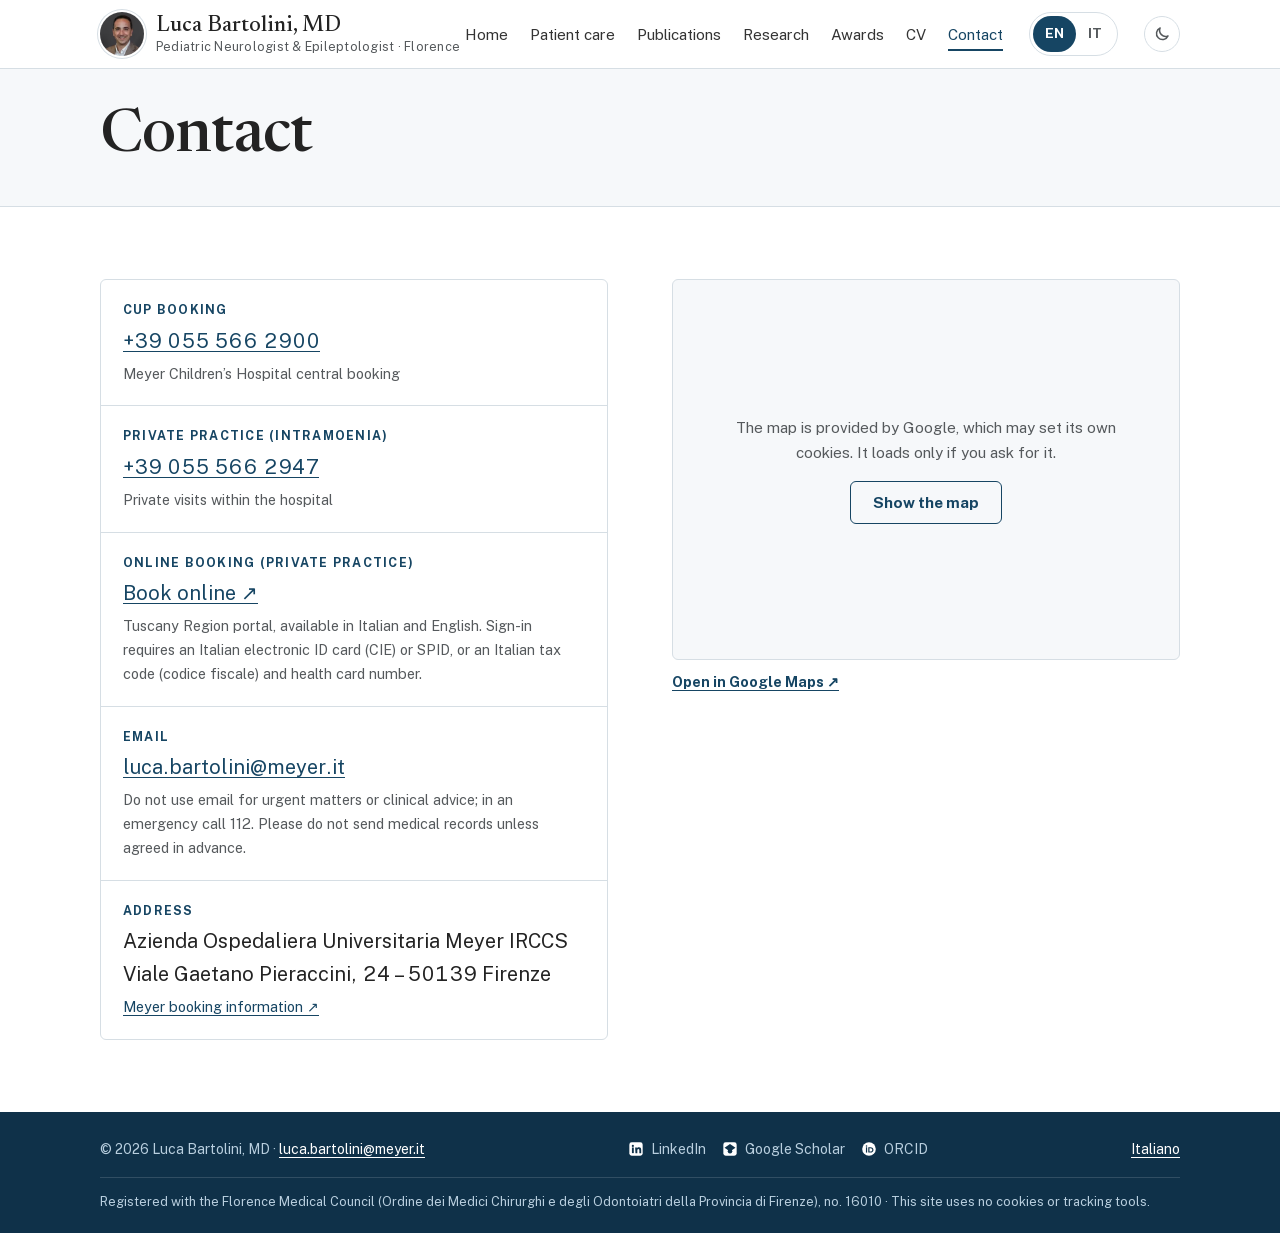
<file: contacts/index.html>
<!doctype html>
<html lang="en">
<head>
<meta charset="utf-8">
<meta name="viewport" content="width=device-width, initial-scale=1, viewport-fit=cover">
<script>try{var t=localStorage.getItem("theme");if(t==="dark"||t==="light")document.documentElement.setAttribute("data-theme",t)}catch(e){}</script>
<title>Book a Visit | Luca Bartolini, MD – Meyer Children’s Hospital</title>
<meta name="description" content="Book a visit with ABPN board-certified pediatric neurologist Luca Bartolini, MD, at Meyer Children’s Hospital, Florence: phone numbers, email and map." />
<link rel="canonical" href="https://www.lucabartolinimd.com/contacts/" />
<meta property="og:locale" content="en_US" />
<meta property="og:type" content="article" />
<meta property="og:title" content="Book a Visit | Luca Bartolini, MD – Meyer Children’s Hospital" />
<meta property="og:description" content="Book a visit with ABPN board-certified pediatric neurologist Luca Bartolini, MD, at Meyer Children’s Hospital, Florence: phone numbers, email and map." />
<meta property="og:url" content="https://www.lucabartolinimd.com/contacts/" />
<meta property="og:site_name" content="Luca Bartolini, MD" />
<meta property="article:modified_time" content="2026-11-08T00:00:00+00:00" />
<meta property="og:image" content="https://www.lucabartolinimd.com/assets/img/luca-bartolini-1024.jpg" />
<meta name="twitter:card" content="summary_large_image" />
<meta name="twitter:label1" content="Est. reading time" />
<meta name="twitter:data1" content="1 minute" />
<script type="application/ld+json">{"@context":"https://schema.org","@graph":[{"@type":"WebPage","@id":"https://www.lucabartolinimd.com/contacts/","url":"https://www.lucabartolinimd.com/contacts/","name":"Book a Visit | Luca Bartolini, MD – Meyer Children’s Hospital","isPartOf":{"@id":"https://www.lucabartolinimd.com/#website"},"primaryImageOfPage":{"@id":"https://www.lucabartolinimd.com/contacts/#primaryimage"},"image":{"@id":"https://www.lucabartolinimd.com/contacts/#primaryimage"},"thumbnailUrl":"https://www.lucabartolinimd.com/assets/img/luca-bartolini-1024.jpg","datePublished":"2023-12-10T12:01:20+00:00","dateModified":"2026-11-08T00:00:00+00:00","description":"Book a visit with ABPN board-certified pediatric neurologist Luca Bartolini, MD, at Meyer Children’s Hospital, Florence: phone numbers, email and map.","breadcrumb":{"@id":"https://www.lucabartolinimd.com/contacts/#breadcrumb"},"inLanguage":"en-US","potentialAction":[{"@type":"ReadAction","target":["https://www.lucabartolinimd.com/contacts/"]}]},{"@type":"ImageObject","inLanguage":"en-US","@id":"https://www.lucabartolinimd.com/contacts/#primaryimage","url":"https://www.lucabartolinimd.com/assets/img/luca-bartolini-1024.jpg","contentUrl":"https://www.lucabartolinimd.com/assets/img/luca-bartolini-1024.jpg","width":1024,"height":1536,"caption":"Luca Bartolini, MD, FAAN, FAES"},{"@type":"BreadcrumbList","@id":"https://www.lucabartolinimd.com/contacts/#breadcrumb","itemListElement":[{"@type":"ListItem","position":1,"name":"Home","item":"https://www.lucabartolinimd.com/"},{"@type":"ListItem","position":2,"name":"Home","item":"https://www.lucabartolinimd.com/"},{"@type":"ListItem","position":3,"name":"Contact"}]},{"@type":"WebSite","@id":"https://www.lucabartolinimd.com/#website","url":"https://www.lucabartolinimd.com/","name":"Luca Bartolini, MD, FAAN, FAES","description":"Pediatric Neurologist and Epileptologist in Florence","publisher":{"@id":"https://www.lucabartolinimd.com/#/schema/person/4115e8d61b340ea2234ad80b020957fd"},"alternateName":"Prof. Luca Bartolini","inLanguage":"en-US"},{"@type":"Person","@id":"https://www.lucabartolinimd.com/#/schema/person/4115e8d61b340ea2234ad80b020957fd","name":"Luca Bartolini","honorificPrefix":"Prof.","honorificSuffix":"MD, FAAN, FAES","jobTitle":["Pediatric Neurologist and Epileptologist","Associate Professor of Child Neurology","Editor-in-Chief, Neurology: Clinical Practice"],"description":"Pediatric neurologist and epileptologist caring for children with complex neurological disorders, with a special focus on drug-resistant and rare genetic epilepsies.","url":"https://www.lucabartolinimd.com/","image":{"@type":"ImageObject","url":"https://www.lucabartolinimd.com/assets/img/luca-bartolini-1024.jpg","contentUrl":"https://www.lucabartolinimd.com/assets/img/luca-bartolini-1024.jpg","width":1024,"height":1536,"caption":"Luca Bartolini, MD, FAAN, FAES"},"email":"mailto:luca.bartolini@meyer.it","worksFor":{"@type":"Hospital","name":"Meyer Children’s Hospital IRCCS","url":"https://www.meyer.it","telephone":"+39 055 566 2900","address":{"@type":"PostalAddress","streetAddress":"Viale Gaetano Pieraccini, 24","postalCode":"50139","addressLocality":"Firenze","addressCountry":"IT"}},"affiliation":{"@type":"CollegeOrUniversity","name":"University of Florence","url":"https://www.unifi.it"},"alumniOf":{"@type":"CollegeOrUniversity","name":"University of Padova"},"award":["Fellow of the American Academy of Neurology (FAAN)","Fellow of the American Epilepsy Society (FAES)"],"knowsAbout":["Childhood epilepsy","Rare, drug-resistant neurogenetic conditions","Inflammatory disorders of the central nervous system","Pediatric stroke","Neurocritical care","Headache"],"knowsLanguage":["it","en"],"sameAs":["https://it.linkedin.com/in/lucabartolinimd","https://scholar.google.com/citations?user=W1sBHMkAAAAJ","https://orcid.org/0000-0003-2755-8218"]}]}</script>
<link rel="alternate" hreflang="en" href="https://www.lucabartolinimd.com/contacts/">
<link rel="alternate" hreflang="it" href="https://www.lucabartolinimd.com/it/contatti/">
<link rel="alternate" hreflang="x-default" href="https://www.lucabartolinimd.com/contacts/">
<link rel="preload" href="../assets/fonts/public-sans-var.woff2" as="font" type="font/woff2" crossorigin>
<link rel="preload" href="../assets/fonts/newsreader-var.woff2" as="font" type="font/woff2" crossorigin>
<link rel="stylesheet" href="../assets/css/site.css?v=70cde932">
<link rel="icon" href="../assets/img/favicon-48.png" sizes="48x48" type="image/png">
<link rel="icon" href="../assets/img/favicon-96.png" sizes="96x96" type="image/png">
<link rel="icon" href="../assets/img/favicon-192.png" sizes="192x192" type="image/png">
<link rel="apple-touch-icon" href="../assets/img/icon-300.jpg">
<meta name="theme-color" content="#164563">
</head>
<body>
<a class="skip" href="#main">Skip to content</a>
<header class="site-header">
  <div class="wrap">
    <a class="brand" href="../"><picture class="brand-photo"><source type="image/avif" srcset="../assets/img/headshot-thumb-128.avif 2x, ../assets/img/headshot-thumb-192.avif 3x"><img src="../assets/img/headshot-thumb-128.jpg" srcset="../assets/img/headshot-thumb-192.jpg 3x" alt="" width="44" height="44"></picture><strong>Luca Bartolini, MD</strong><span>Pediatric Neurologist &amp; Epileptologist · Florence</span></a>
    <nav class="nav" aria-label="Main">
      <ul id="site-menu"><li><a href="../">Home</a></li><li><a href="../patient-care/">Patient care</a></li><li><a href="../publications/">Publications</a></li><li><a href="../research/">Research</a></li><li><a href="../awards/">Awards</a></li><li><a href="../cv/">CV</a></li><li><a href="./" aria-current="page">Contact</a></li></ul>
      <div class="lang" role="group" aria-label="Language"><a href="./" lang="en" hreflang="en" aria-current="true">EN</a><a href="../it/contatti/" lang="it" hreflang="it">IT</a></div>
      <button class="theme-btn" type="button" id="theme-btn" aria-pressed="false" aria-label="Dark mode" title="Dark mode"><svg class="moon" viewBox="0 0 24 24" aria-hidden="true" focusable="false"><path d="M20 14.5A8 8 0 0 1 9.5 4a8 8 0 1 0 10.5 10.5z" fill="none" stroke="currentColor" stroke-width="2" stroke-linejoin="round"/></svg><svg class="sun" viewBox="0 0 24 24" aria-hidden="true" focusable="false"><circle cx="12" cy="12" r="4" fill="none" stroke="currentColor" stroke-width="2"/><path d="M12 2v2.5M12 19.5V22M2 12h2.5M19.5 12H22M4.9 4.9l1.8 1.8M17.3 17.3l1.8 1.8M4.9 19.1l1.8-1.8M17.3 6.7l1.8-1.8" stroke="currentColor" stroke-width="2" stroke-linecap="round"/></svg></button>
      <button class="menu-btn" type="button" id="menu-btn" aria-controls="site-menu" aria-expanded="false" data-open="Menu" data-close="Close">Menu</button>
    </nav>
  </div>
</header>
<main id="main">
<section class="page-head"><div class="wrap"><div class="titles"><h1>Contact</h1></div></div></section>
<section class="page-body no-toc"><div class="wrap"><div class="contact-layout">
  <div class="contact-list">
    <div><span class="k">CUP booking</span><span class="v"><a href="tel:+390555662900">+39 055 566 2900</a></span><span class="h">Meyer Children’s Hospital central booking</span></div>
    <div><span class="k">Private practice (intramoenia)</span><span class="v"><a href="tel:+390555662947">+39 055 566 2947</a></span><span class="h">Private visits within the hospital</span></div>
    <div><span class="k">Online booking (private practice)</span><span class="v"><a href="https://liberaprofessione.sanita.toscana.it/plp/login" target="_blank" rel="noopener">Book online ↗<span class="sr-only"> (opens in a new tab)</span></a></span><span class="h">Tuscany Region portal, available in Italian and English. Sign-in requires an Italian electronic ID card (CIE) or SPID, or an Italian tax code (codice fiscale) and health card number.</span></div>
    <div><span class="k">Email</span><span class="v"><a href="mailto:luca.bartolini@meyer.it">luca.bartolini@meyer.it</a></span><span class="h">Do not use email for urgent matters or clinical advice; in an emergency call 112. Please do not send medical records unless agreed in advance.</span></div>
    <div><span class="k">Address</span><span class="v">Azienda Ospedaliera Universitaria Meyer IRCCS<br>Viale Gaetano Pieraccini, 24 – 50139 Firenze</span><span class="h"><a href="https://www.meyer.it/ospedale/contatti-e-servizi/27-prenotazioni" target="_blank" rel="noopener">Meyer booking information ↗<span class="sr-only"> (opens in a new tab)</span></a></span></div>
  </div>
  <div class="map">
    <div class="map-frame" data-src="https://maps.google.com/maps?q=Viale%20Gaetano%20Pieraccini%2024%2C%20Firenze&t=m&z=11&output=embed&iwloc=near" data-title="Map: Viale Gaetano Pieraccini 24, Firenze"><p>The map is provided by Google, which may set its own cookies. It loads only if you ask for it.</p><button type="button" class="btn btn-ghost map-load">Show the map</button></div>
    <a href="https://www.google.com/maps/search/?api=1&query=Viale+Gaetano+Pieraccini+24+Firenze" target="_blank" rel="noopener">Open in Google Maps ↗<span class="sr-only"> (opens in a new tab)</span></a>
  </div>
</div></div></section>
</main>
<footer class="site-footer"><div class="wrap"><span>© 2026 Luca Bartolini, MD · <a href="mailto:luca.bartolini@meyer.it">luca.bartolini@meyer.it</a></span><ul class="profiles on-dark" aria-label="Profiles"><li><a href="https://it.linkedin.com/in/lucabartolinimd" target="_blank" rel="noopener me"><svg class="ico" viewBox="0 0 24 24" aria-hidden="true" focusable="false"><rect x="2" y="2" width="20" height="20" rx="3.5" fill="currentColor"/><circle cx="7.3" cy="7.4" r="1.65" fill="var(--icon-cut)"/><rect x="5.9" y="9.7" width="2.8" height="8.5" fill="var(--icon-cut)"/><path d="M10.7 9.7h2.7v1.2c.4-.8 1.5-1.5 3-1.5 2.9 0 3.4 1.9 3.4 4.3v4.5H17v-4c0-1 0-2.3-1.4-2.3s-1.6 1.1-1.6 2.2v4.1h-2.8z" fill="var(--icon-cut)"/></svg><span>LinkedIn</span><span class="sr-only"> (opens in a new tab)</span></a></li><li><a href="https://scholar.google.com/citations?user=W1sBHMkAAAAJ&amp;hl=en" target="_blank" rel="noopener me"><svg class="ico" viewBox="0 0 24 24" aria-hidden="true" focusable="false"><rect x="2" y="2" width="20" height="20" rx="3.5" fill="currentColor"/><circle cx="12" cy="15.2" r="3.4" fill="var(--icon-cut)"/><path d="M12 4.6 3.8 10.2 12 15.6l8.2-5.4z" fill="var(--icon-cut)"/></svg><span>Google Scholar</span><span class="sr-only"> (opens in a new tab)</span></a></li><li><a href="https://orcid.org/0000-0003-2755-8218" target="_blank" rel="noopener me"><svg class="ico" viewBox="0 0 24 24" aria-hidden="true" focusable="false"><circle cx="12" cy="12" r="10.2" fill="currentColor"/><circle cx="8.3" cy="7.5" r="1.15" fill="var(--icon-cut)"/><rect x="7.4" y="9.4" width="1.8" height="8" fill="var(--icon-cut)"/><path fill-rule="evenodd" d="M10.9 9.4h3.3c3 0 4.5 2.1 4.5 4s-1.6 4-4.5 4h-3.3zm1.8 1.6v4.8h1.4c2 0 2.8-1.3 2.8-2.4 0-1.2-.8-2.4-2.8-2.4z" fill="var(--icon-cut)"/></svg><span>ORCID</span><span class="sr-only"> (opens in a new tab)</span></a></li></ul><span><a href="../it/contatti/" lang="it">Italiano</a></span><p class="legal">Registered with the Florence Medical Council (Ordine dei Medici Chirurghi e degli Odontoiatri della Provincia di Firenze), no. 16010 · This site uses no cookies or tracking tools.</p></div></footer>
<script src="../assets/js/site.js?v=41d73897" defer></script>
</body>
</html>
</file>
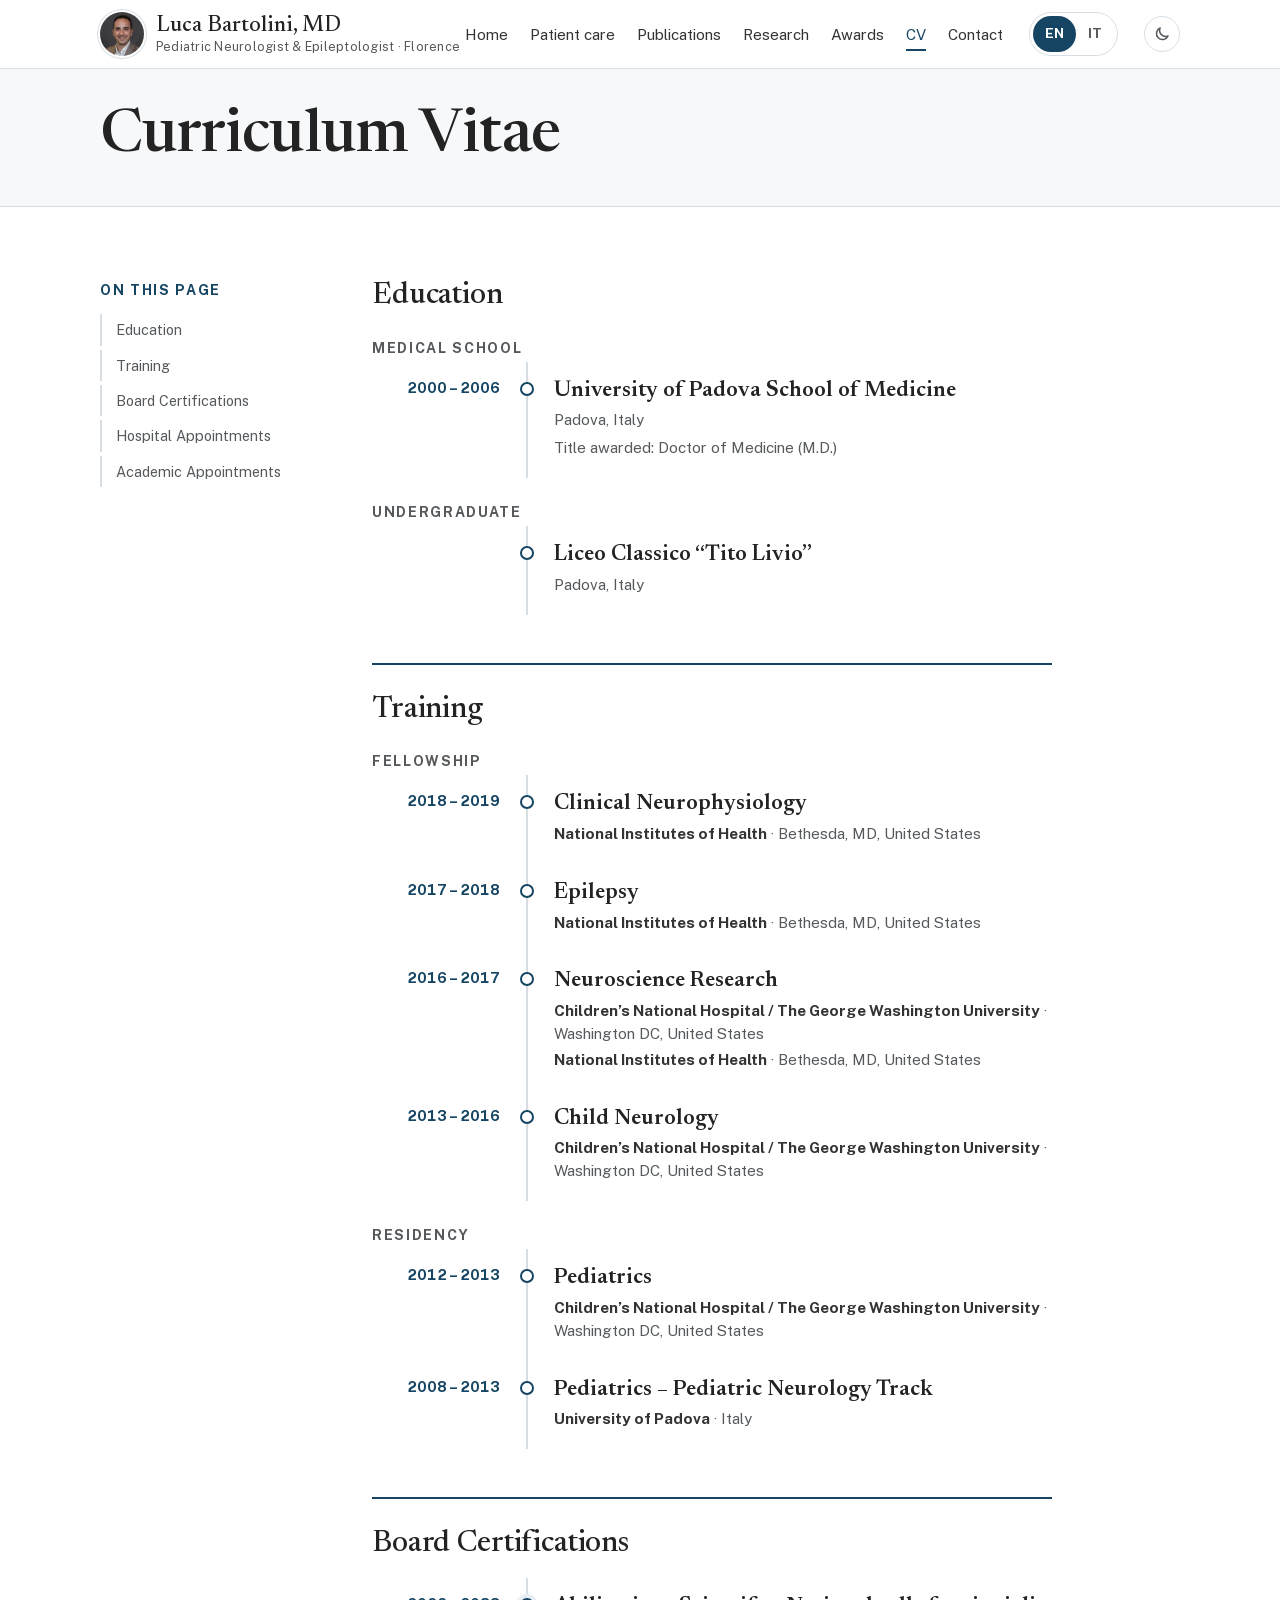
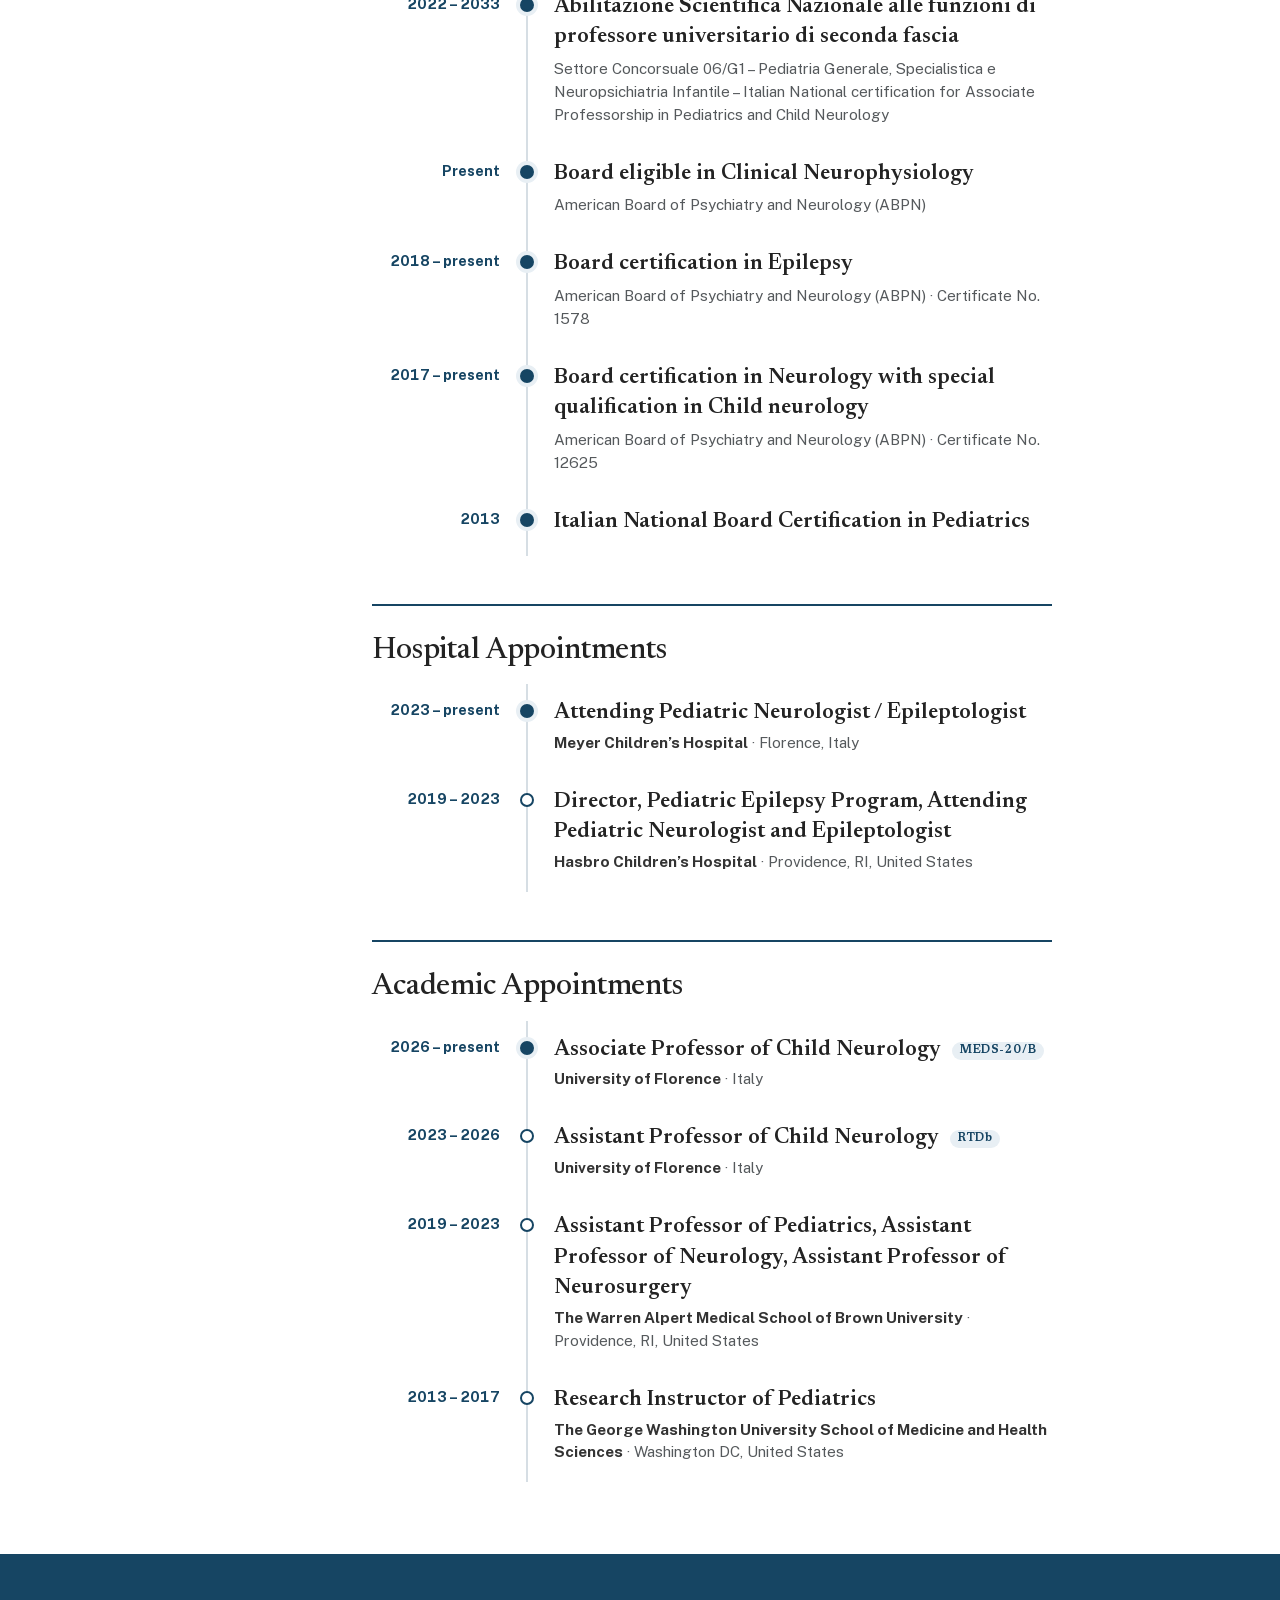
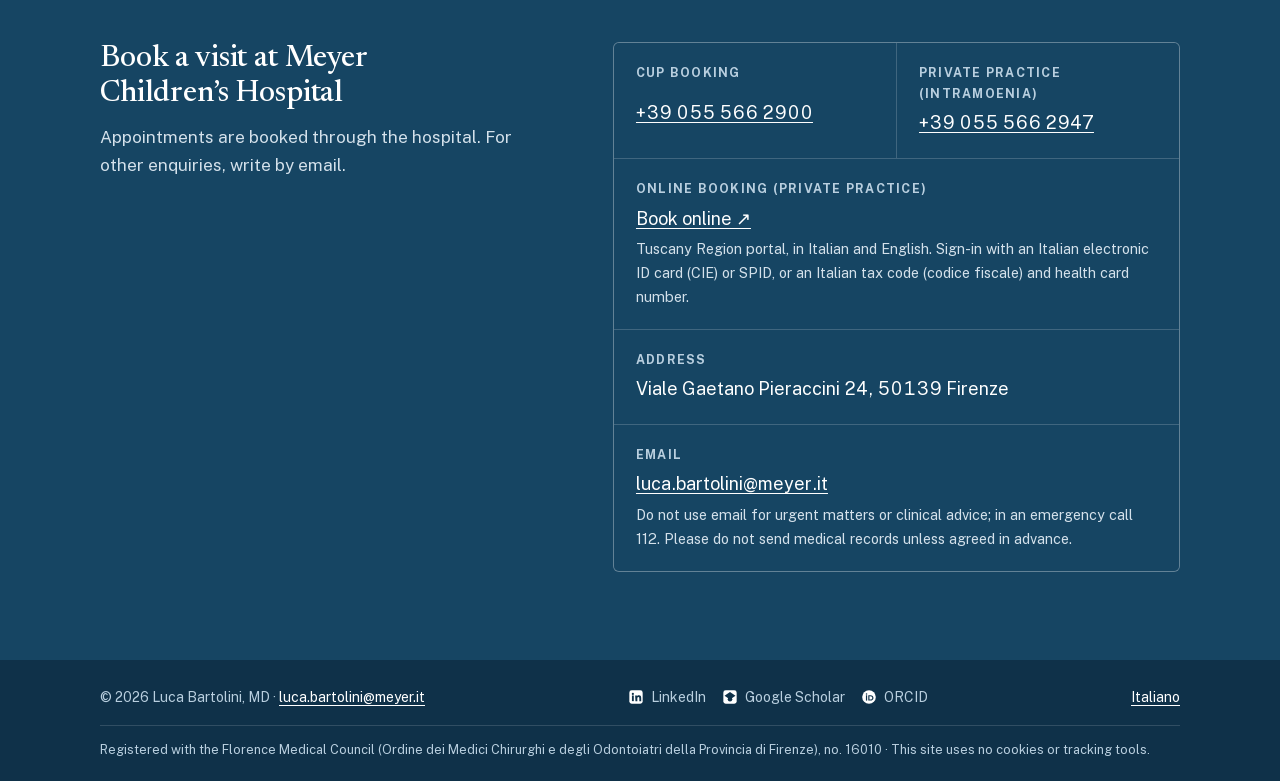
<file: cv/index.html>
<!doctype html>
<html lang="en">
<head>
<meta charset="utf-8">
<meta name="viewport" content="width=device-width, initial-scale=1, viewport-fit=cover">
<script>try{var t=localStorage.getItem("theme");if(t==="dark"||t==="light")document.documentElement.setAttribute("data-theme",t)}catch(e){}</script>
<title>CV | Luca Bartolini, MD, FAAN, FAES – ABPN Board-Certified</title>
<meta name="description" content="CV of Luca Bartolini, MD: ABPN board-certified in child neurology and epilepsy, former pediatric epilepsy director at Brown University, 13 years in the US." />
<link rel="canonical" href="https://www.lucabartolinimd.com/cv/" />
<meta property="og:locale" content="en_US" />
<meta property="og:type" content="article" />
<meta property="og:title" content="CV | Luca Bartolini, MD, FAAN, FAES – ABPN Board-Certified" />
<meta property="og:description" content="CV of Luca Bartolini, MD: ABPN board-certified in child neurology and epilepsy, former pediatric epilepsy director at Brown University, 13 years in the US." />
<meta property="og:url" content="https://www.lucabartolinimd.com/cv/" />
<meta property="og:site_name" content="Luca Bartolini, MD" />
<meta property="article:modified_time" content="2026-11-08T00:00:00+00:00" />
<meta property="og:image" content="https://www.lucabartolinimd.com/assets/img/luca-bartolini-1024.jpg" />
<meta name="twitter:card" content="summary_large_image" />
<meta name="twitter:label1" content="Est. reading time" />
<meta name="twitter:data1" content="2 minutes" />
<script type="application/ld+json">{"@context":"https://schema.org","@graph":[{"@type":"WebPage","@id":"https://www.lucabartolinimd.com/cv/","url":"https://www.lucabartolinimd.com/cv/","name":"CV | Luca Bartolini, MD, FAAN, FAES – ABPN Board-Certified","isPartOf":{"@id":"https://www.lucabartolinimd.com/#website"},"primaryImageOfPage":{"@id":"https://www.lucabartolinimd.com/cv/#primaryimage"},"image":{"@id":"https://www.lucabartolinimd.com/cv/#primaryimage"},"thumbnailUrl":"https://www.lucabartolinimd.com/assets/img/luca-bartolini-1024.jpg","datePublished":"2023-12-12T12:09:45+00:00","dateModified":"2026-11-08T00:00:00+00:00","description":"CV of Luca Bartolini, MD: ABPN board-certified in child neurology and epilepsy, former pediatric epilepsy director at Brown University, 13 years in the US.","breadcrumb":{"@id":"https://www.lucabartolinimd.com/cv/#breadcrumb"},"inLanguage":"en-US","potentialAction":[{"@type":"ReadAction","target":["https://www.lucabartolinimd.com/cv/"]}]},{"@type":"ImageObject","inLanguage":"en-US","@id":"https://www.lucabartolinimd.com/cv/#primaryimage","url":"https://www.lucabartolinimd.com/assets/img/luca-bartolini-1024.jpg","contentUrl":"https://www.lucabartolinimd.com/assets/img/luca-bartolini-1024.jpg","width":1024,"height":1536,"caption":"Luca Bartolini, MD, FAAN, FAES"},{"@type":"BreadcrumbList","@id":"https://www.lucabartolinimd.com/cv/#breadcrumb","itemListElement":[{"@type":"ListItem","position":1,"name":"Home","item":"https://www.lucabartolinimd.com/"},{"@type":"ListItem","position":2,"name":"Home","item":"https://www.lucabartolinimd.com/"},{"@type":"ListItem","position":3,"name":"CV"}]},{"@type":"WebSite","@id":"https://www.lucabartolinimd.com/#website","url":"https://www.lucabartolinimd.com/","name":"Luca Bartolini, MD, FAAN, FAES","description":"Pediatric Neurologist and Epileptologist in Florence","publisher":{"@id":"https://www.lucabartolinimd.com/#/schema/person/4115e8d61b340ea2234ad80b020957fd"},"alternateName":"Prof. Luca Bartolini","inLanguage":"en-US"},{"@type":"Person","@id":"https://www.lucabartolinimd.com/#/schema/person/4115e8d61b340ea2234ad80b020957fd","name":"Luca Bartolini","honorificPrefix":"Prof.","honorificSuffix":"MD, FAAN, FAES","jobTitle":["Pediatric Neurologist and Epileptologist","Associate Professor of Child Neurology","Editor-in-Chief, Neurology: Clinical Practice"],"description":"Pediatric neurologist and epileptologist caring for children with complex neurological disorders, with a special focus on drug-resistant and rare genetic epilepsies.","url":"https://www.lucabartolinimd.com/","image":{"@type":"ImageObject","url":"https://www.lucabartolinimd.com/assets/img/luca-bartolini-1024.jpg","contentUrl":"https://www.lucabartolinimd.com/assets/img/luca-bartolini-1024.jpg","width":1024,"height":1536,"caption":"Luca Bartolini, MD, FAAN, FAES"},"email":"mailto:luca.bartolini@meyer.it","worksFor":{"@type":"Hospital","name":"Meyer Children’s Hospital IRCCS","url":"https://www.meyer.it","telephone":"+39 055 566 2900","address":{"@type":"PostalAddress","streetAddress":"Viale Gaetano Pieraccini, 24","postalCode":"50139","addressLocality":"Firenze","addressCountry":"IT"}},"affiliation":{"@type":"CollegeOrUniversity","name":"University of Florence","url":"https://www.unifi.it"},"alumniOf":{"@type":"CollegeOrUniversity","name":"University of Padova"},"award":["Fellow of the American Academy of Neurology (FAAN)","Fellow of the American Epilepsy Society (FAES)"],"knowsAbout":["Childhood epilepsy","Rare, drug-resistant neurogenetic conditions","Inflammatory disorders of the central nervous system","Pediatric stroke","Neurocritical care","Headache"],"knowsLanguage":["it","en"],"sameAs":["https://it.linkedin.com/in/lucabartolinimd","https://scholar.google.com/citations?user=W1sBHMkAAAAJ","https://orcid.org/0000-0003-2755-8218"]}]}</script>
<link rel="alternate" hreflang="en" href="https://www.lucabartolinimd.com/cv/">
<link rel="alternate" hreflang="it" href="https://www.lucabartolinimd.com/it/cv/">
<link rel="alternate" hreflang="x-default" href="https://www.lucabartolinimd.com/cv/">
<link rel="preload" href="../assets/fonts/public-sans-var.woff2" as="font" type="font/woff2" crossorigin>
<link rel="preload" href="../assets/fonts/newsreader-var.woff2" as="font" type="font/woff2" crossorigin>
<link rel="stylesheet" href="../assets/css/site.css?v=70cde932">
<link rel="icon" href="../assets/img/favicon-48.png" sizes="48x48" type="image/png">
<link rel="icon" href="../assets/img/favicon-96.png" sizes="96x96" type="image/png">
<link rel="icon" href="../assets/img/favicon-192.png" sizes="192x192" type="image/png">
<link rel="apple-touch-icon" href="../assets/img/icon-300.jpg">
<meta name="theme-color" content="#164563">
</head>
<body class="page-cv">
<a class="skip" href="#main">Skip to content</a>
<header class="site-header">
  <div class="wrap">
    <a class="brand" href="../"><picture class="brand-photo"><source type="image/avif" srcset="../assets/img/headshot-thumb-128.avif 2x, ../assets/img/headshot-thumb-192.avif 3x"><img src="../assets/img/headshot-thumb-128.jpg" srcset="../assets/img/headshot-thumb-192.jpg 3x" alt="" width="44" height="44"></picture><strong>Luca Bartolini, MD</strong><span>Pediatric Neurologist &amp; Epileptologist · Florence</span></a>
    <nav class="nav" aria-label="Main">
      <ul id="site-menu"><li><a href="../">Home</a></li><li><a href="../patient-care/">Patient care</a></li><li><a href="../publications/">Publications</a></li><li><a href="../research/">Research</a></li><li><a href="../awards/">Awards</a></li><li><a href="./" aria-current="page">CV</a></li><li><a href="../contacts/">Contact</a></li></ul>
      <div class="lang" role="group" aria-label="Language"><a href="./" lang="en" hreflang="en" aria-current="true">EN</a><a href="../it/cv/" lang="it" hreflang="it">IT</a></div>
      <button class="theme-btn" type="button" id="theme-btn" aria-pressed="false" aria-label="Dark mode" title="Dark mode"><svg class="moon" viewBox="0 0 24 24" aria-hidden="true" focusable="false"><path d="M20 14.5A8 8 0 0 1 9.5 4a8 8 0 1 0 10.5 10.5z" fill="none" stroke="currentColor" stroke-width="2" stroke-linejoin="round"/></svg><svg class="sun" viewBox="0 0 24 24" aria-hidden="true" focusable="false"><circle cx="12" cy="12" r="4" fill="none" stroke="currentColor" stroke-width="2"/><path d="M12 2v2.5M12 19.5V22M2 12h2.5M19.5 12H22M4.9 4.9l1.8 1.8M17.3 17.3l1.8 1.8M4.9 19.1l1.8-1.8M17.3 6.7l1.8-1.8" stroke="currentColor" stroke-width="2" stroke-linecap="round"/></svg></button>
      <button class="menu-btn" type="button" id="menu-btn" aria-controls="site-menu" aria-expanded="false" data-open="Menu" data-close="Close">Menu</button>
    </nav>
  </div>
</header>
<main id="main">
<section class="page-head"><div class="wrap"><div class="titles"><h1>Curriculum Vitae</h1></div></div></section>
<section class="page-body"><div class="wrap"><nav class="toc" aria-label="On this page"><p class="eyebrow">On this page</p><a href="#education">Education</a><a href="#training">Training</a><a href="#board-certifications">Board Certifications</a><a href="#hospital-appointments">Hospital Appointments</a><a href="#academic-appointments">Academic Appointments</a></nav><article class="prose"><h2 id="education">Education</h2><h3 class="cv-group">Medical School</h3><ol class="cv-list"><li class="cv-item"><p class="cv-when">2000 – 2006</p><div class="cv-what"><p class="cv-title">University of Padova School of Medicine</p><p class="cv-org"><span>Padova, Italy</span></p><p class="cv-note">Title awarded: Doctor of Medicine (M.D.)</p></div></li></ol><h3 class="cv-group">Undergraduate</h3><ol class="cv-list"><li class="cv-item"><p class="cv-when"></p><div class="cv-what"><p class="cv-title">Liceo Classico “Tito Livio”</p><p class="cv-org"><span>Padova, Italy</span></p></div></li></ol><h2 id="training">Training</h2><h3 class="cv-group">Fellowship</h3><ol class="cv-list"><li class="cv-item"><p class="cv-when">2018 – 2019</p><div class="cv-what"><p class="cv-title">Clinical Neurophysiology</p><p class="cv-org"><b>National Institutes of Health</b><span>Bethesda, MD, United States</span></p></div></li><li class="cv-item"><p class="cv-when">2017 – 2018</p><div class="cv-what"><p class="cv-title">Epilepsy</p><p class="cv-org"><b>National Institutes of Health</b><span>Bethesda, MD, United States</span></p></div></li><li class="cv-item"><p class="cv-when">2016 – 2017</p><div class="cv-what"><p class="cv-title">Neuroscience Research</p><p class="cv-org"><b>Children’s National Hospital / The George Washington University</b><span>Washington DC, United States</span></p><p class="cv-org"><b>National Institutes of Health</b><span>Bethesda, MD, United States</span></p></div></li><li class="cv-item"><p class="cv-when">2013 – 2016</p><div class="cv-what"><p class="cv-title">Child Neurology</p><p class="cv-org"><b>Children’s National Hospital / The George Washington University</b><span>Washington DC, United States</span></p></div></li></ol><h3 class="cv-group">Residency</h3><ol class="cv-list"><li class="cv-item"><p class="cv-when">2012 – 2013</p><div class="cv-what"><p class="cv-title">Pediatrics</p><p class="cv-org"><b>Children’s National Hospital / The George Washington University</b><span>Washington DC, United States</span></p></div></li><li class="cv-item"><p class="cv-when">2008 – 2013</p><div class="cv-what"><p class="cv-title">Pediatrics – Pediatric Neurology Track</p><p class="cv-org"><b>University of Padova</b><span>Italy</span></p></div></li></ol><h2 id="board-certifications">Board Certifications</h2><ol class="cv-list"><li class="cv-item is-now"><p class="cv-when">2022 – 2033</p><div class="cv-what"><p class="cv-title">Abilitazione Scientifica Nazionale alle funzioni di professore universitario di seconda fascia</p><p class="cv-note">Settore Concorsuale 06/G1 – Pediatria Generale, Specialistica e Neuropsichiatria Infantile – Italian National certification for Associate Professorship in Pediatrics and Child Neurology</p></div></li><li class="cv-item is-now"><p class="cv-when">Present</p><div class="cv-what"><p class="cv-title">Board eligible in Clinical Neurophysiology</p><p class="cv-note">American Board of Psychiatry and Neurology (ABPN)</p></div></li><li class="cv-item is-now"><p class="cv-when">2018 – present</p><div class="cv-what"><p class="cv-title">Board certification in Epilepsy</p><p class="cv-note">American Board of Psychiatry and Neurology (ABPN) · Certificate No. 1578</p></div></li><li class="cv-item is-now"><p class="cv-when">2017 – present</p><div class="cv-what"><p class="cv-title">Board certification in Neurology with special qualification in Child neurology</p><p class="cv-note">American Board of Psychiatry and Neurology (ABPN) · Certificate No. 12625</p></div></li><li class="cv-item is-now"><p class="cv-when">2013</p><div class="cv-what"><p class="cv-title">Italian National Board Certification in Pediatrics</p></div></li></ol><h2 id="hospital-appointments">Hospital Appointments</h2><ol class="cv-list"><li class="cv-item is-now"><p class="cv-when">2023 – present</p><div class="cv-what"><p class="cv-title">Attending Pediatric Neurologist / Epileptologist</p><p class="cv-org"><b>Meyer Children’s Hospital</b><span>Florence, Italy</span></p></div></li><li class="cv-item"><p class="cv-when">2019 – 2023</p><div class="cv-what"><p class="cv-title">Director, Pediatric Epilepsy Program, Attending Pediatric Neurologist and Epileptologist</p><p class="cv-org"><b>Hasbro Children’s Hospital</b><span>Providence, RI, United States</span></p></div></li></ol><h2 id="academic-appointments">Academic Appointments</h2><ol class="cv-list"><li class="cv-item is-now"><p class="cv-when">2026 – present</p><div class="cv-what"><p class="cv-title">Associate Professor of Child Neurology <span class="cv-tag">MEDS-20/B</span></p><p class="cv-org"><b>University of Florence</b><span>Italy</span></p></div></li><li class="cv-item"><p class="cv-when">2023 – 2026</p><div class="cv-what"><p class="cv-title">Assistant Professor of Child Neurology <span class="cv-tag">RTDb</span></p><p class="cv-org"><b>University of Florence</b><span>Italy</span></p></div></li><li class="cv-item"><p class="cv-when">2019 – 2023</p><div class="cv-what"><p class="cv-title">Assistant Professor of Pediatrics, Assistant Professor of Neurology, Assistant Professor of Neurosurgery</p><p class="cv-org"><b>The Warren Alpert Medical School of Brown University</b><span>Providence, RI, United States</span></p></div></li><li class="cv-item"><p class="cv-when">2013 – 2017</p><div class="cv-what"><p class="cv-title">Research Instructor of Pediatrics</p><p class="cv-org"><b>The George Washington University School of Medicine and Health Sciences</b><span>Washington DC, United States</span></p></div></li></ol></article></div></section>
</main>
<section class="appt" id="appointments" aria-labelledby="appt-h">
  <div class="wrap">
    <div>
      <h2 id="appt-h">Book a visit at Meyer Children’s Hospital</h2>
      <p class="sub">Appointments are booked through the hospital. For other enquiries, write by email.</p>
    </div>
    <div class="contact-grid">
      <div><span class="k">CUP booking</span><span class="v"><a href="tel:+390555662900">+39 055 566 2900</a></span></div>
      <div><span class="k">Private practice (intramoenia)</span><span class="v"><a href="tel:+390555662947">+39 055 566 2947</a></span></div>
      <div class="full"><span class="k">Online booking (private practice)</span><span class="v"><a href="https://liberaprofessione.sanita.toscana.it/plp/login" target="_blank" rel="noopener">Book online ↗<span class="sr-only"> (opens in a new tab)</span></a></span><span class="h">Tuscany Region portal, in Italian and English. Sign-in with an Italian electronic ID card (CIE) or SPID, or an Italian tax code (codice fiscale) and health card number.</span></div>
      <div class="full"><span class="k">Address</span><span class="v">Viale Gaetano Pieraccini 24, 50139 Firenze</span></div>
      <div class="full"><span class="k">Email</span><span class="v"><a href="mailto:luca.bartolini@meyer.it">luca.bartolini@meyer.it</a></span><span class="h">Do not use email for urgent matters or clinical advice; in an emergency call 112. Please do not send medical records unless agreed in advance.</span></div>
    </div>
  </div>
</section>
<footer class="site-footer"><div class="wrap"><span>© 2026 Luca Bartolini, MD · <a href="mailto:luca.bartolini@meyer.it">luca.bartolini@meyer.it</a></span><ul class="profiles on-dark" aria-label="Profiles"><li><a href="https://it.linkedin.com/in/lucabartolinimd" target="_blank" rel="noopener me"><svg class="ico" viewBox="0 0 24 24" aria-hidden="true" focusable="false"><rect x="2" y="2" width="20" height="20" rx="3.5" fill="currentColor"/><circle cx="7.3" cy="7.4" r="1.65" fill="var(--icon-cut)"/><rect x="5.9" y="9.7" width="2.8" height="8.5" fill="var(--icon-cut)"/><path d="M10.7 9.7h2.7v1.2c.4-.8 1.5-1.5 3-1.5 2.9 0 3.4 1.9 3.4 4.3v4.5H17v-4c0-1 0-2.3-1.4-2.3s-1.6 1.1-1.6 2.2v4.1h-2.8z" fill="var(--icon-cut)"/></svg><span>LinkedIn</span><span class="sr-only"> (opens in a new tab)</span></a></li><li><a href="https://scholar.google.com/citations?user=W1sBHMkAAAAJ&amp;hl=en" target="_blank" rel="noopener me"><svg class="ico" viewBox="0 0 24 24" aria-hidden="true" focusable="false"><rect x="2" y="2" width="20" height="20" rx="3.5" fill="currentColor"/><circle cx="12" cy="15.2" r="3.4" fill="var(--icon-cut)"/><path d="M12 4.6 3.8 10.2 12 15.6l8.2-5.4z" fill="var(--icon-cut)"/></svg><span>Google Scholar</span><span class="sr-only"> (opens in a new tab)</span></a></li><li><a href="https://orcid.org/0000-0003-2755-8218" target="_blank" rel="noopener me"><svg class="ico" viewBox="0 0 24 24" aria-hidden="true" focusable="false"><circle cx="12" cy="12" r="10.2" fill="currentColor"/><circle cx="8.3" cy="7.5" r="1.15" fill="var(--icon-cut)"/><rect x="7.4" y="9.4" width="1.8" height="8" fill="var(--icon-cut)"/><path fill-rule="evenodd" d="M10.9 9.4h3.3c3 0 4.5 2.1 4.5 4s-1.6 4-4.5 4h-3.3zm1.8 1.6v4.8h1.4c2 0 2.8-1.3 2.8-2.4 0-1.2-.8-2.4-2.8-2.4z" fill="var(--icon-cut)"/></svg><span>ORCID</span><span class="sr-only"> (opens in a new tab)</span></a></li></ul><span><a href="../it/cv/" lang="it">Italiano</a></span><p class="legal">Registered with the Florence Medical Council (Ordine dei Medici Chirurghi e degli Odontoiatri della Provincia di Firenze), no. 16010 · This site uses no cookies or tracking tools.</p></div></footer>
<script src="../assets/js/site.js?v=41d73897" defer></script>
</body>
</html>
</file>
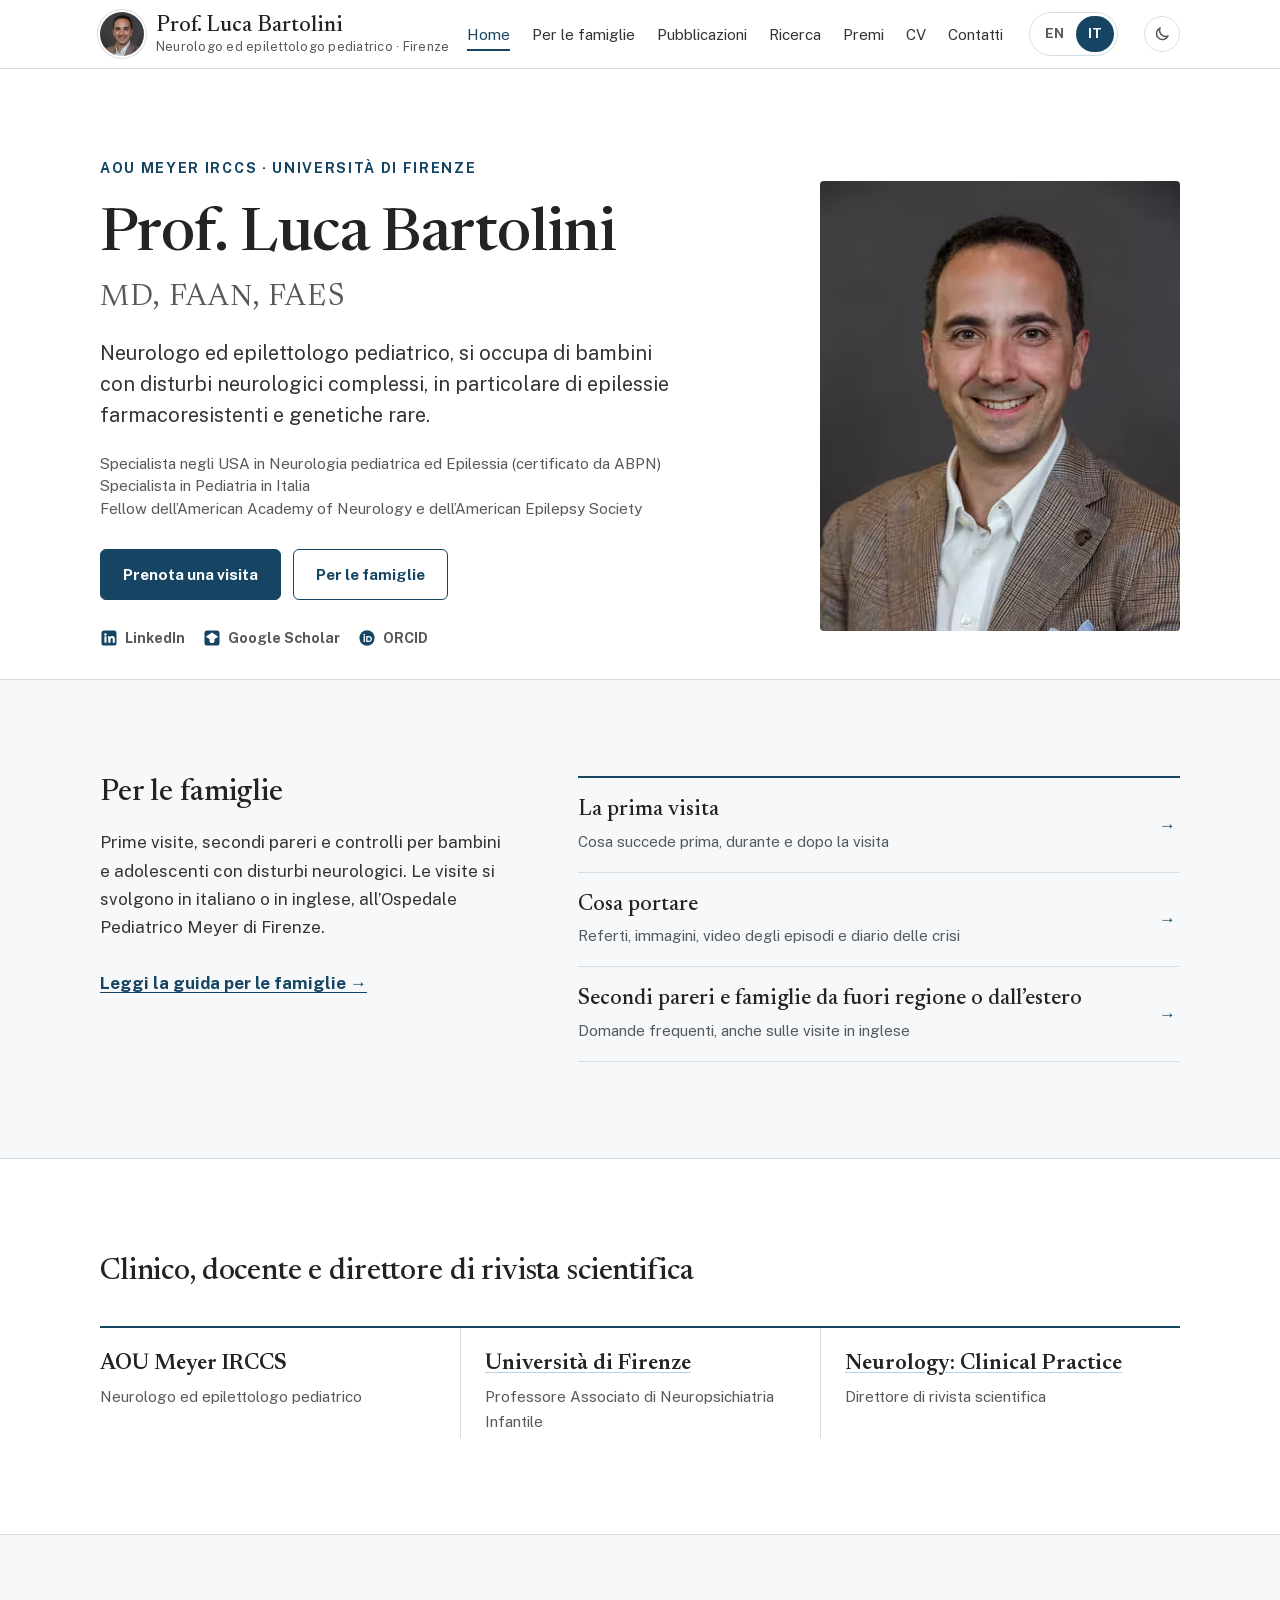
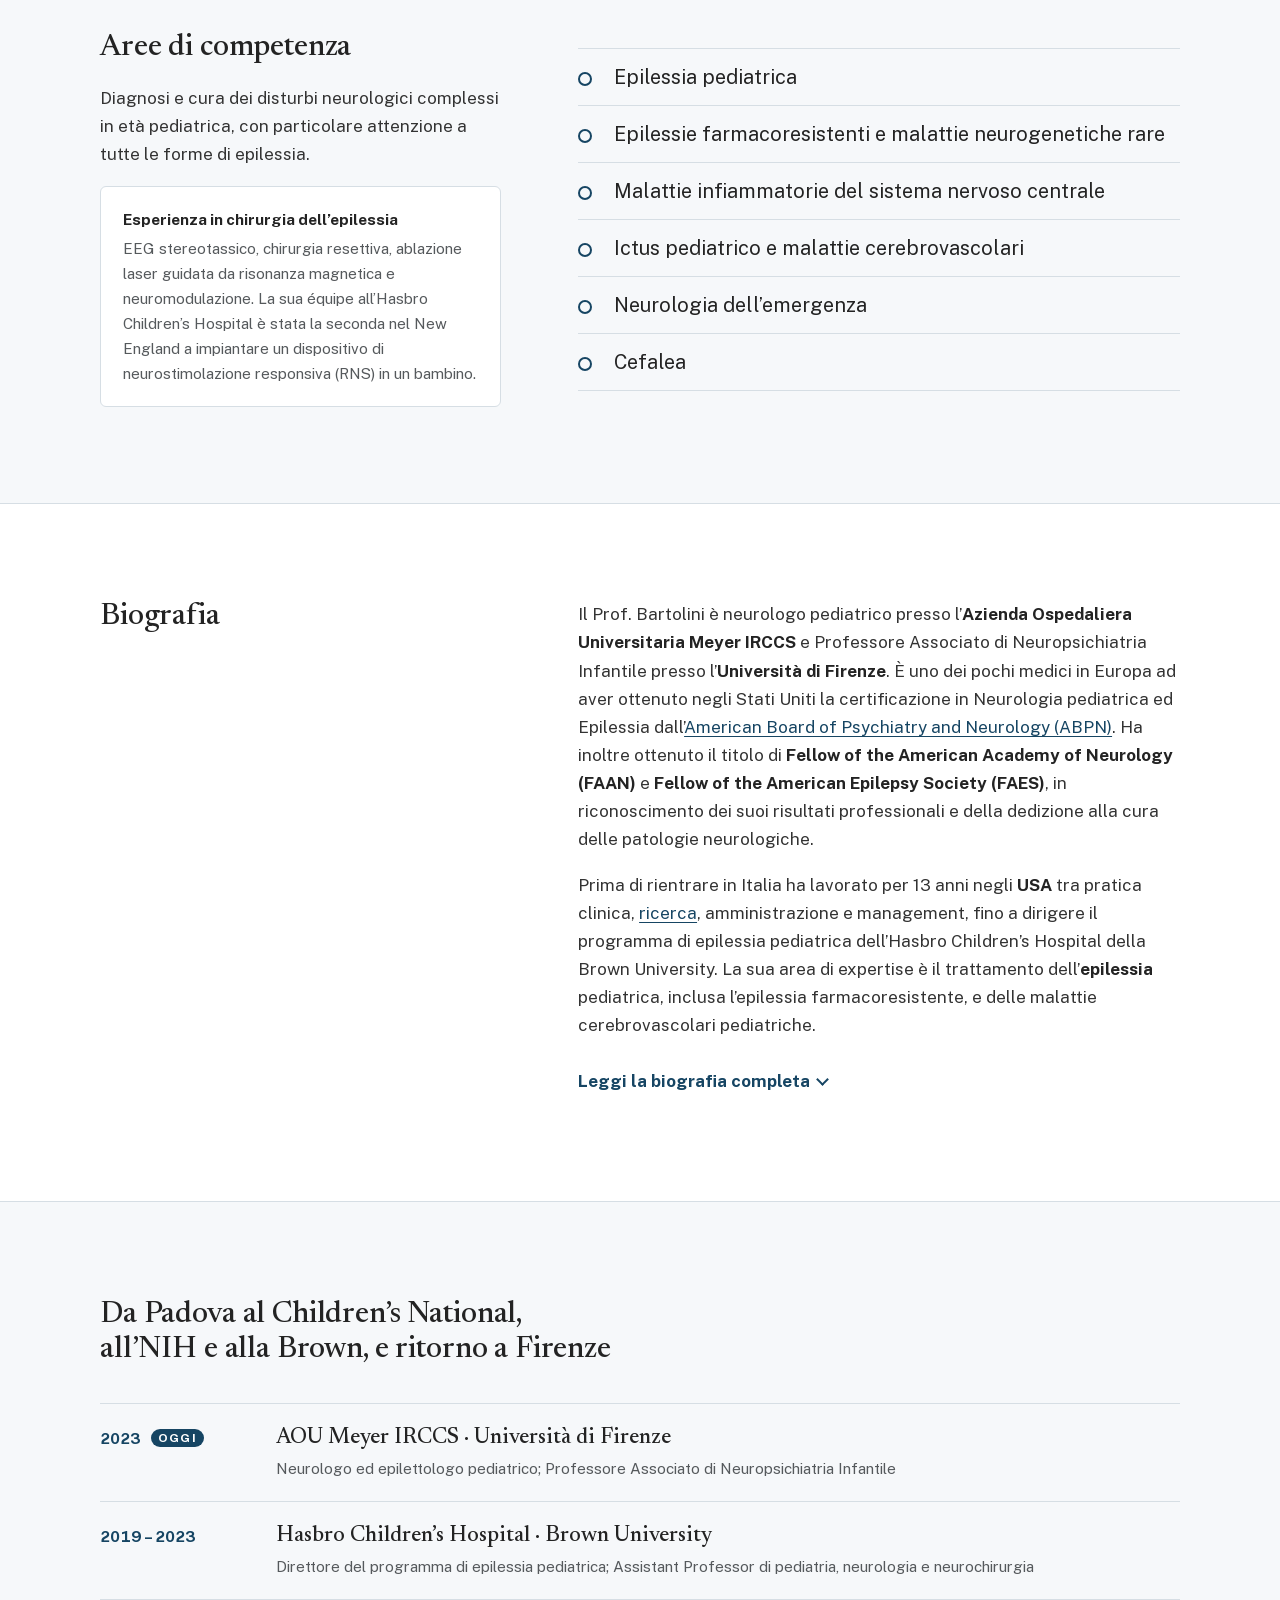
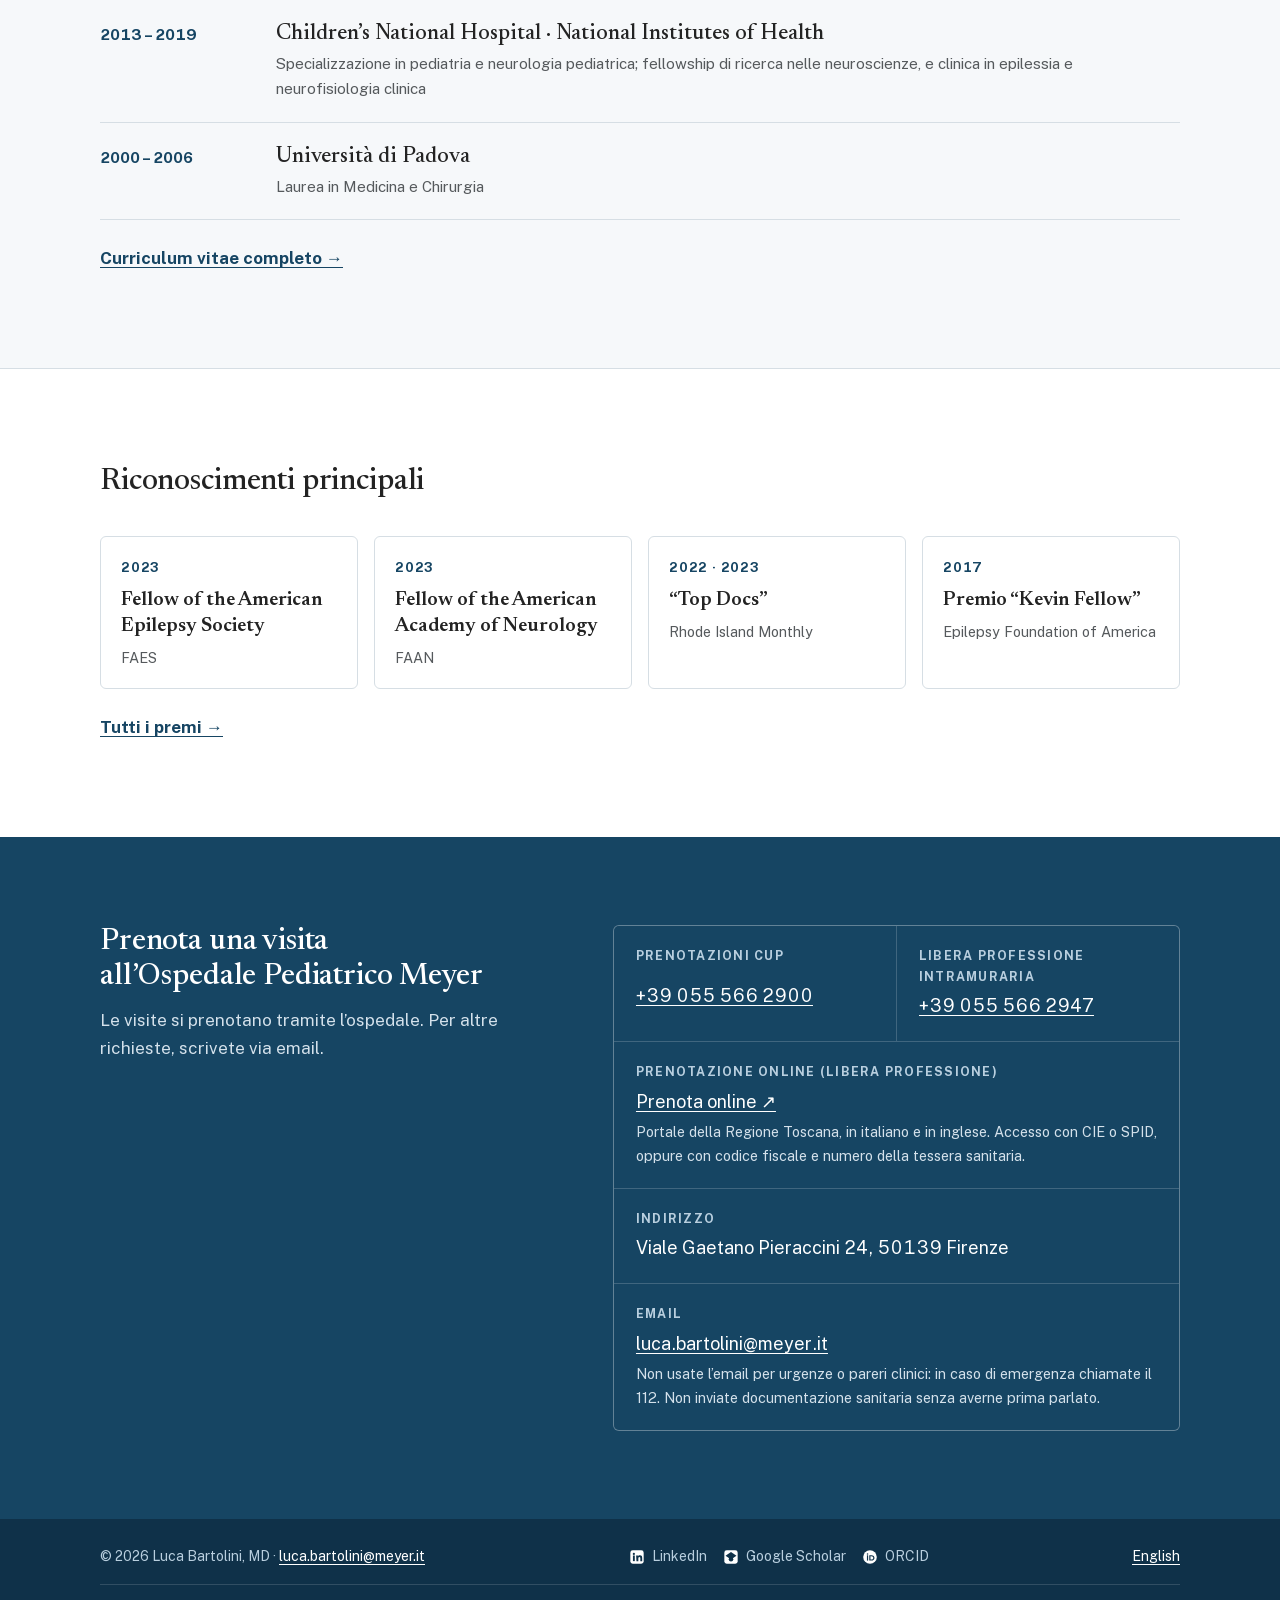
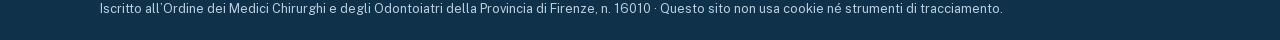
<file: it/index.html>
<!doctype html>
<html lang="it">
<head>
<meta charset="utf-8">
<meta name="viewport" content="width=device-width, initial-scale=1, viewport-fit=cover">
<script>try{var t=localStorage.getItem("theme");if(t==="dark"||t==="light")document.documentElement.setAttribute("data-theme",t)}catch(e){}</script>
<title>Prof. Luca Bartolini | Neurologo pediatrico, Meyer Firenze</title>
<meta name="description" content="Neurologo ed epilettologo pediatrico al Meyer IRCCS, professore all’Università di Firenze. Epilessie farmacoresistenti e rare." />
<link rel="canonical" href="https://www.lucabartolinimd.com/it/" />
<meta property="og:locale" content="it_IT" />
<meta property="og:type" content="website" />
<meta property="og:title" content="Prof. Luca Bartolini | Neurologo pediatrico, Meyer Firenze" />
<meta property="og:description" content="Neurologo ed epilettologo pediatrico al Meyer IRCCS, professore all’Università di Firenze. Epilessie farmacoresistenti e rare." />
<meta property="og:url" content="https://www.lucabartolinimd.com/it/" />
<meta property="og:site_name" content="Luca Bartolini, MD" />
<meta property="article:modified_time" content="2026-11-08T00:00:00+00:00" />
<meta property="og:image" content="https://www.lucabartolinimd.com/assets/img/luca-bartolini-1024.jpg" />
<meta name="twitter:card" content="summary_large_image" />
<script type="application/ld+json">{"@context":"https://schema.org","@graph":[{"@type":"WebPage","@id":"https://www.lucabartolinimd.com/it/","url":"https://www.lucabartolinimd.com/it/","name":"Prof. Luca Bartolini | Neurologo pediatrico, Meyer Firenze","isPartOf":{"@id":"https://www.lucabartolinimd.com/it/#website"},"about":{"@id":"https://www.lucabartolinimd.com/#/schema/person/4115e8d61b340ea2234ad80b020957fd"},"primaryImageOfPage":{"@id":"https://www.lucabartolinimd.com/it/#primaryimage"},"image":{"@id":"https://www.lucabartolinimd.com/it/#primaryimage"},"thumbnailUrl":"https://www.lucabartolinimd.com/assets/img/luca-bartolini-1024.jpg","datePublished":"2020-01-31T11:13:38+00:00","dateModified":"2026-11-08T00:00:00+00:00","description":"Neurologo ed epilettologo pediatrico al Meyer IRCCS, professore all’Università di Firenze. Epilessie farmacoresistenti e rare.","breadcrumb":{"@id":"https://www.lucabartolinimd.com/it/#breadcrumb"},"inLanguage":"it-IT","potentialAction":[{"@type":"ReadAction","target":["https://www.lucabartolinimd.com/it/"]}]},{"@type":"ImageObject","inLanguage":"it-IT","@id":"https://www.lucabartolinimd.com/it/#primaryimage","url":"https://www.lucabartolinimd.com/assets/img/luca-bartolini-1024.jpg","contentUrl":"https://www.lucabartolinimd.com/assets/img/luca-bartolini-1024.jpg","caption":"Luca Bartolini, MD, FAAN, FAES","width":1024,"height":1536},{"@type":"BreadcrumbList","@id":"https://www.lucabartolinimd.com/it/#breadcrumb","itemListElement":[{"@type":"ListItem","position":1,"name":"Home"}]},{"@type":"WebSite","@id":"https://www.lucabartolinimd.com/it/#website","url":"https://www.lucabartolinimd.com/it/","name":"Luca Bartolini, MD, FAAN, FAES","description":"Pediatric Neurologist and Epileptologist in Florence","publisher":{"@id":"https://www.lucabartolinimd.com/#/schema/person/4115e8d61b340ea2234ad80b020957fd"},"alternateName":"Prof. Luca Bartolini","inLanguage":"it-IT"},{"@type":"Person","@id":"https://www.lucabartolinimd.com/#/schema/person/4115e8d61b340ea2234ad80b020957fd","name":"Luca Bartolini","honorificPrefix":"Prof.","honorificSuffix":"MD, FAAN, FAES","jobTitle":["Neurologo ed epilettologo pediatrico","Professore Associato di Neuropsichiatria Infantile","Direttore di rivista scientifica, Neurology: Clinical Practice"],"description":"Neurologo ed epilettologo pediatrico, si occupa di bambini con disturbi neurologici complessi, in particolare di epilessie farmacoresistenti e genetiche rare.","url":"https://www.lucabartolinimd.com/it/","image":{"@type":"ImageObject","url":"https://www.lucabartolinimd.com/assets/img/luca-bartolini-1024.jpg","contentUrl":"https://www.lucabartolinimd.com/assets/img/luca-bartolini-1024.jpg","width":1024,"height":1536,"caption":"Luca Bartolini, MD, FAAN, FAES"},"email":"mailto:luca.bartolini@meyer.it","worksFor":{"@type":"Hospital","name":"Azienda Ospedaliera Universitaria Meyer IRCCS","url":"https://www.meyer.it","telephone":"+39 055 566 2900","address":{"@type":"PostalAddress","streetAddress":"Viale Gaetano Pieraccini, 24","postalCode":"50139","addressLocality":"Firenze","addressCountry":"IT"}},"affiliation":{"@type":"CollegeOrUniversity","name":"Università degli Studi di Firenze","url":"https://www.unifi.it"},"alumniOf":{"@type":"CollegeOrUniversity","name":"Università degli Studi di Padova"},"award":["Fellow of the American Academy of Neurology (FAAN)","Fellow of the American Epilepsy Society (FAES)"],"knowsAbout":["Epilessia pediatrica","Epilessie farmacoresistenti e malattie neurogenetiche rare","Malattie infiammatorie del sistema nervoso centrale","Ictus pediatrico e malattie cerebrovascolari","Neurologia dell’emergenza","Cefalea"],"knowsLanguage":["it","en"],"sameAs":["https://it.linkedin.com/in/lucabartolinimd","https://scholar.google.com/citations?user=W1sBHMkAAAAJ","https://orcid.org/0000-0003-2755-8218"]}]}</script>
<link rel="alternate" hreflang="en" href="https://www.lucabartolinimd.com/">
<link rel="alternate" hreflang="it" href="https://www.lucabartolinimd.com/it/">
<link rel="alternate" hreflang="x-default" href="https://www.lucabartolinimd.com/">
<link rel="preload" href="../assets/fonts/public-sans-var.woff2" as="font" type="font/woff2" crossorigin>
<link rel="preload" href="../assets/fonts/newsreader-var.woff2" as="font" type="font/woff2" crossorigin>
<link rel="stylesheet" href="../assets/css/site.css?v=70cde932">
<link rel="icon" href="../assets/img/favicon-48.png" sizes="48x48" type="image/png">
<link rel="icon" href="../assets/img/favicon-96.png" sizes="96x96" type="image/png">
<link rel="icon" href="../assets/img/favicon-192.png" sizes="192x192" type="image/png">
<link rel="apple-touch-icon" href="../assets/img/icon-300.jpg">
<meta name="theme-color" content="#164563">
</head>
<body class="home">
<a class="skip" href="#main">Vai al contenuto</a>
<header class="site-header">
  <div class="wrap">
    <a class="brand" href="./"><picture class="brand-photo"><source type="image/avif" srcset="../assets/img/headshot-thumb-128.avif 2x, ../assets/img/headshot-thumb-192.avif 3x"><img src="../assets/img/headshot-thumb-128.jpg" srcset="../assets/img/headshot-thumb-192.jpg 3x" alt="" width="44" height="44"></picture><strong>Prof. <span class="nm">Luca Bartolini</span></strong><span>Neurologo ed epilettologo pediatrico · Firenze</span></a>
    <nav class="nav" aria-label="Principale">
      <ul id="site-menu"><li><a href="./" aria-current="page">Home</a></li><li><a href="per-le-famiglie/">Per le famiglie</a></li><li><a href="pubblicazioni/">Pubblicazioni</a></li><li><a href="ricerca/">Ricerca</a></li><li><a href="premi/">Premi</a></li><li><a href="cv/">CV</a></li><li><a href="contatti/">Contatti</a></li></ul>
      <div class="lang" role="group" aria-label="Lingua"><a href="../" lang="en" hreflang="en">EN</a><a href="./" lang="it" hreflang="it" aria-current="true">IT</a></div>
      <button class="theme-btn" type="button" id="theme-btn" aria-pressed="false" aria-label="Tema scuro" title="Tema scuro"><svg class="moon" viewBox="0 0 24 24" aria-hidden="true" focusable="false"><path d="M20 14.5A8 8 0 0 1 9.5 4a8 8 0 1 0 10.5 10.5z" fill="none" stroke="currentColor" stroke-width="2" stroke-linejoin="round"/></svg><svg class="sun" viewBox="0 0 24 24" aria-hidden="true" focusable="false"><circle cx="12" cy="12" r="4" fill="none" stroke="currentColor" stroke-width="2"/><path d="M12 2v2.5M12 19.5V22M2 12h2.5M19.5 12H22M4.9 4.9l1.8 1.8M17.3 17.3l1.8 1.8M4.9 19.1l1.8-1.8M17.3 6.7l1.8-1.8" stroke="currentColor" stroke-width="2" stroke-linecap="round"/></svg></button>
      <button class="menu-btn" type="button" id="menu-btn" aria-controls="site-menu" aria-expanded="false" data-open="Menu" data-close="Chiudi">Menu</button>
    </nav>
  </div>
</header>
<main id="main">
<section class="hero">
  <div class="wrap">
    <div class="hero-text">
      <p class="eyebrow">AOU Meyer IRCCS · Università di Firenze</p>
      <h1>Prof. <span class="nm">Luca Bartolini</span><span class="post">MD, FAAN, FAES</span></h1>
      <p class="lead">Neurologo ed epilettologo pediatrico, si occupa di bambini con disturbi neurologici complessi, in particolare di epilessie farmacoresistenti e genetiche rare.</p>
      <p class="creds">Specialista negli USA in Neurologia pediatrica ed Epilessia (certificato da ABPN)<br>Specialista in Pediatria in Italia<br>Fellow dell’American Academy of Neurology e dell’American Epilepsy Society</p>
      <div class="ctas"><a class="btn btn-primary" href="#appointments">Prenota una visita</a><a class="btn btn-ghost" href="per-le-famiglie/">Per le famiglie</a></div>
      <ul class="profiles " aria-label="Profili"><li><a href="https://it.linkedin.com/in/lucabartolinimd" target="_blank" rel="noopener me"><svg class="ico" viewBox="0 0 24 24" aria-hidden="true" focusable="false"><rect x="2" y="2" width="20" height="20" rx="3.5" fill="currentColor"/><circle cx="7.3" cy="7.4" r="1.65" fill="var(--icon-cut)"/><rect x="5.9" y="9.7" width="2.8" height="8.5" fill="var(--icon-cut)"/><path d="M10.7 9.7h2.7v1.2c.4-.8 1.5-1.5 3-1.5 2.9 0 3.4 1.9 3.4 4.3v4.5H17v-4c0-1 0-2.3-1.4-2.3s-1.6 1.1-1.6 2.2v4.1h-2.8z" fill="var(--icon-cut)"/></svg><span>LinkedIn</span><span class="sr-only"> (si apre in una nuova scheda)</span></a></li><li><a href="https://scholar.google.com/citations?user=W1sBHMkAAAAJ&amp;hl=it" target="_blank" rel="noopener me"><svg class="ico" viewBox="0 0 24 24" aria-hidden="true" focusable="false"><rect x="2" y="2" width="20" height="20" rx="3.5" fill="currentColor"/><circle cx="12" cy="15.2" r="3.4" fill="var(--icon-cut)"/><path d="M12 4.6 3.8 10.2 12 15.6l8.2-5.4z" fill="var(--icon-cut)"/></svg><span>Google Scholar</span><span class="sr-only"> (si apre in una nuova scheda)</span></a></li><li><a href="https://orcid.org/0000-0003-2755-8218" target="_blank" rel="noopener me"><svg class="ico" viewBox="0 0 24 24" aria-hidden="true" focusable="false"><circle cx="12" cy="12" r="10.2" fill="currentColor"/><circle cx="8.3" cy="7.5" r="1.15" fill="var(--icon-cut)"/><rect x="7.4" y="9.4" width="1.8" height="8" fill="var(--icon-cut)"/><path fill-rule="evenodd" d="M10.9 9.4h3.3c3 0 4.5 2.1 4.5 4s-1.6 4-4.5 4h-3.3zm1.8 1.6v4.8h1.4c2 0 2.8-1.3 2.8-2.4 0-1.2-.8-2.4-2.8-2.4z" fill="var(--icon-cut)"/></svg><span>ORCID</span><span class="sr-only"> (si apre in una nuova scheda)</span></a></li></ul>
    </div>
    <figure class="portrait"><picture><source type="image/avif" srcset="../assets/img/headshot-360.avif 360w, ../assets/img/headshot-540.avif 540w, ../assets/img/headshot-720.avif 720w, ../assets/img/headshot-1080.avif 1080w" sizes="(max-width: 840px) 200px, 360px"><img src="../assets/img/headshot-720.jpg" alt="Ritratto del Prof. Luca Bartolini" width="720" height="900" fetchpriority="high"></picture></figure>
  </div>
</section>
<section class="band alt families" aria-labelledby="fam-h">
  <div class="wrap split">
    <div class="stack">
      <h2 id="fam-h">Per le famiglie</h2>
      <p>Prime visite, secondi pareri e controlli per bambini e adolescenti con disturbi neurologici. Le visite si svolgono in italiano o in inglese, all’Ospedale Pediatrico Meyer di Firenze.</p>
      <p><a class="text-link" href="per-le-famiglie/">Leggi la guida per le famiglie →</a></p>
    </div>
    <ul class="fam-links"><li><a href="per-le-famiglie/#first-visit"><b>La prima visita</b><span>Cosa succede prima, durante e dopo la visita</span></a></li><li><a href="per-le-famiglie/#first-visit"><b>Cosa portare</b><span>Referti, immagini, video degli episodi e diario delle crisi</span></a></li><li><a href="per-le-famiglie/#faq"><b>Secondi pareri e famiglie da fuori regione o dall’estero</b><span>Domande frequenti, anche sulle visite in inglese</span></a></li></ul>
  </div>
</section>

<section class="band">
  <div class="wrap">
    <div class="band-head"><h2>Clinico, docente e direttore di rivista scientifica</h2></div>
    <div class="roles"><div class="role"><span class="org">AOU Meyer IRCCS</span><span class="what">Neurologo ed epilettologo pediatrico</span></div><div class="role"><span class="org"><a href="https://cercachi.unifi.it/p-doc2-0-0-A-3f2c372c322e30-0.html" target="_blank" rel="noopener">Università di Firenze<span class="sr-only"> (si apre in una nuova scheda)</span></a></span><span class="what">Professore Associato di Neuropsichiatria Infantile</span></div><div class="role"><span class="org"><a href="https://www.neurology.org/journal/cpj" target="_blank" rel="noopener">Neurology: Clinical Practice<span class="sr-only"> (si apre in una nuova scheda)</span></a></span><span class="what">Direttore di rivista scientifica</span></div></div>
  </div>
</section>

<section class="band alt">
  <div class="wrap split">
    <div class="stack">
      <h2>Aree di competenza</h2>
      <p>Diagnosi e cura dei disturbi neurologici complessi in età pediatrica, con particolare attenzione a tutte le forme di epilessia.</p>
      <div class="note-card"><strong>Esperienza in chirurgia dell’epilessia</strong>EEG stereotassico, chirurgia resettiva, ablazione laser guidata da risonanza magnetica e neuromodulazione. La sua équipe all’Hasbro Children’s Hospital è stata la seconda nel New England a impiantare un dispositivo di neurostimolazione responsiva (RNS) in un bambino.</div>
    </div>
    <ul class="areas"><li>Epilessia pediatrica</li><li>Epilessie farmacoresistenti e malattie neurogenetiche rare</li><li>Malattie infiammatorie del sistema nervoso centrale</li><li>Ictus pediatrico e malattie cerebrovascolari</li><li>Neurologia dell’emergenza</li><li>Cefalea</li></ul>
  </div>
</section>

<section class="band">
  <div class="wrap split">
    <div class="stack"><h2>Biografia</h2></div>
    <div class="bio"><p>Il Prof. Bartolini è neurologo pediatrico presso l&#8217;<strong>Azienda Ospedaliera Universitaria Meyer IRCCS</strong> e Professore Associato di Neuropsichiatria Infantile presso l&#8217;<strong>Università di Firenze</strong>. È uno dei pochi medici in Europa ad aver ottenuto negli Stati Uniti la certificazione in Neurologia pediatrica ed Epilessia dall&#8217;<a href="https://abpn.org" target="_blank" rel="noopener">American Board of Psychiatry and Neurology (ABPN)<span class="sr-only"> (si apre in una nuova scheda)</span></a>. Ha inoltre ottenuto il titolo di <strong>Fellow of the American Academy of Neurology (FAAN)</strong> e <strong>Fellow of the American Epilepsy Society (FAES)</strong>, in riconoscimento dei suoi risultati professionali e della dedizione alla cura delle patologie neurologiche.</p><p>Prima di rientrare in Italia ha lavorato per 13 anni negli <strong>USA</strong> tra pratica clinica, <a href="ricerca/">ricerca</a>, amministrazione e management, fino a dirigere il programma di epilessia pediatrica dell’Hasbro Children’s Hospital della Brown University. La sua area di expertise è il trattamento dell’<strong>epilessia</strong> pediatrica, inclusa l’epilessia farmacoresistente, e delle malattie cerebrovascolari pediatriche.</p><details class="more-bio"><summary><span class="open-label">Leggi la biografia completa</span><span class="close-label">Mostra meno</span></summary><div class="bio-rest"><p>Prima di trasferirsi all’Azienda Ospedaliera Universitaria Meyer IRCCS, il Prof. Bartolini è stato <strong>direttore</strong> del programma di epilessia pediatrica presso <a href="https://www.brownhealth.org/locations/hasbro-childrens" target="_blank" rel="noopener">Hasbro Children’s Hospital<span class="sr-only"> (si apre in una nuova scheda)</span></a> e professore assistente di pediatria, neurologia e neurochirurgia presso la Warren Alpert Medical School della <a href="https://it.wikipedia.org/wiki/Università_Brown" target="_blank" rel="noopener">Brown University<span class="sr-only"> (si apre in una nuova scheda)</span></a>, università della <a href="https://it.wikipedia.org/wiki/Ivy_League" target="_blank" rel="noopener">Ivy League<span class="sr-only"> (si apre in una nuova scheda)</span></a> negli Stati Uniti. Sotto la sua guida, il programma è diventato un centro di riferimento per il trattamento delle epilessie pediatriche complesse nel Rhode Island, nel Massachusetts meridionale e nel Connecticut orientale. Ha costituito un’équipe multidisciplinare, in grado di eseguire test diagnostici all&#8217;avanguardia e trattamenti avanzati. Il <a href="https://turnto10.com/features/health-landing-page/hasbro-childrens-hospital-using-advanced-techniques-to-help-kids-with-epilepsy" target="_blank" rel="noopener">programma chirurgico<span class="sr-only"> (si apre in una nuova scheda)</span></a> ha offerto molteplici opzioni ai bambini affetti da epilessia resistente ai farmaci, compreso il monitoraggio EEG invasivo con EEG stereotassico, chirurgia resettiva, ablazione laser stereotassica guidata da MRI e impianto di dispositivi di neuromodulazione. Tra i tanti successi, l’équipe del Prof. Bartolini è stata la seconda nel New England a impiantare un dispositivo di neurostimolazione responsivo (RNS) in un bambino, che è poi diventato libero da crisi epilettiche senza deficit postoperatori.</p><p>Le aree di <a href="ricerca/">ricerca</a> del Prof. Bartolini comprendono i meccanismi di <strong>neuroinfiammazione</strong> e il ruolo dei virus neurotropi nell&#8217;epilessia pediatrica, l’<strong>ictus pediatrico</strong> e le <strong>vasculiti cerebrali</strong>.</p><p>La sua ricerca è stata supportata da Advance-CTR e Children&#8217;s Miracle Network presso la Brown University, dall&#8217;American Epilepsy Society, dall&#8217;Epilepsy Foundation of America e dalla Divisione di ricerca intramurale del National Institute of Neurological Disorders and Stroke (NINDS).</p><p>Il Prof. Bartolini ricopre il ruolo di <strong>direttore della rivista scientifica</strong> <a href="https://www.neurology.org/journal/cpj" target="_blank" rel="noopener">Neurology: Clinical Practice<span class="sr-only"> (si apre in una nuova scheda)</span></a> (rivista ufficiale dell&#8217;American Academy of Neurology &#8211; 2025 IF = 4.2) e fa parte del sottocomitato per lo sviluppo della leadership e del comitato delle pubblicazioni dell&#8217;<a href="https://www.aan.com" target="_blank" rel="noopener">American Academy of Neurology<span class="sr-only"> (si apre in una nuova scheda)</span></a>.</p></div></details></div>
  </div>
</section>

<section class="band alt">
  <div class="wrap">
    <div class="band-head"><h2>Da Padova al Children’s National, all’NIH e alla Brown, e ritorno a Firenze</h2></div>
    <ol class="timeline"><li><span class="when">2023<span class="now-tag">Oggi</span></span><span class="what"><b>AOU Meyer IRCCS · Università di Firenze</b><span>Neurologo ed epilettologo pediatrico; Professore Associato di Neuropsichiatria Infantile</span></span></li><li><span class="when">2019 – 2023</span><span class="what"><b>Hasbro Children’s Hospital · Brown University</b><span>Direttore del programma di epilessia pediatrica; Assistant Professor di pediatria, neurologia e neurochirurgia</span></span></li><li><span class="when">2013 – 2019</span><span class="what"><b>Children’s National Hospital · National Institutes of Health</b><span>Specializzazione in pediatria e neurologia pediatrica; fellowship di ricerca nelle neuroscienze, e clinica in epilessia e neurofisiologia clinica</span></span></li><li><span class="when">2000 – 2006</span><span class="what"><b>Università di Padova</b><span>Laurea in Medicina e Chirurgia</span></span></li></ol>
    <p class="more"><a href="cv/">Curriculum vitae completo →</a></p>
  </div>
</section>

<section class="band">
  <div class="wrap">
    <div class="band-head"><h2>Riconoscimenti principali</h2></div>
    <div class="honors"><div class="honor"><span class="yr">2023</span><span class="t">Fellow of the American Epilepsy Society</span><span class="s">FAES</span></div><div class="honor"><span class="yr">2023</span><span class="t">Fellow of the American Academy of Neurology</span><span class="s">FAAN</span></div><div class="honor"><span class="yr">2022 · 2023</span><span class="t">“Top Docs”</span><span class="s">Rhode Island Monthly</span></div><div class="honor"><span class="yr">2017</span><span class="t">Premio “Kevin Fellow”</span><span class="s">Epilepsy Foundation of America</span></div></div>
    <p class="more"><a href="premi/">Tutti i premi →</a></p>
  </div>
</section>
</main>
<section class="appt" id="appointments" aria-labelledby="appt-h">
  <div class="wrap">
    <div>
      <h2 id="appt-h">Prenota una visita all’Ospedale Pediatrico Meyer</h2>
      <p class="sub">Le visite si prenotano tramite l’ospedale. Per altre richieste, scrivete via email.</p>
    </div>
    <div class="contact-grid">
      <div><span class="k">Prenotazioni CUP</span><span class="v"><a href="tel:+390555662900">+39 055 566 2900</a></span></div>
      <div><span class="k">Libera professione intramuraria</span><span class="v"><a href="tel:+390555662947">+39 055 566 2947</a></span></div>
      <div class="full"><span class="k">Prenotazione online (libera professione)</span><span class="v"><a href="https://liberaprofessione.sanita.toscana.it/plp/login" target="_blank" rel="noopener">Prenota online ↗<span class="sr-only"> (si apre in una nuova scheda)</span></a></span><span class="h">Portale della Regione Toscana, in italiano e in inglese. Accesso con CIE o SPID, oppure con codice fiscale e numero della tessera sanitaria.</span></div>
      <div class="full"><span class="k">Indirizzo</span><span class="v">Viale Gaetano Pieraccini 24, 50139 Firenze</span></div>
      <div class="full"><span class="k">Email</span><span class="v"><a href="mailto:luca.bartolini@meyer.it">luca.bartolini@meyer.it</a></span><span class="h">Non usate l’email per urgenze o pareri clinici: in caso di emergenza chiamate il 112. Non inviate documentazione sanitaria senza averne prima parlato.</span></div>
    </div>
  </div>
</section>
<footer class="site-footer"><div class="wrap"><span>© 2026 Luca Bartolini, MD · <a href="mailto:luca.bartolini@meyer.it">luca.bartolini@meyer.it</a></span><ul class="profiles on-dark" aria-label="Profili"><li><a href="https://it.linkedin.com/in/lucabartolinimd" target="_blank" rel="noopener me"><svg class="ico" viewBox="0 0 24 24" aria-hidden="true" focusable="false"><rect x="2" y="2" width="20" height="20" rx="3.5" fill="currentColor"/><circle cx="7.3" cy="7.4" r="1.65" fill="var(--icon-cut)"/><rect x="5.9" y="9.7" width="2.8" height="8.5" fill="var(--icon-cut)"/><path d="M10.7 9.7h2.7v1.2c.4-.8 1.5-1.5 3-1.5 2.9 0 3.4 1.9 3.4 4.3v4.5H17v-4c0-1 0-2.3-1.4-2.3s-1.6 1.1-1.6 2.2v4.1h-2.8z" fill="var(--icon-cut)"/></svg><span>LinkedIn</span><span class="sr-only"> (si apre in una nuova scheda)</span></a></li><li><a href="https://scholar.google.com/citations?user=W1sBHMkAAAAJ&amp;hl=it" target="_blank" rel="noopener me"><svg class="ico" viewBox="0 0 24 24" aria-hidden="true" focusable="false"><rect x="2" y="2" width="20" height="20" rx="3.5" fill="currentColor"/><circle cx="12" cy="15.2" r="3.4" fill="var(--icon-cut)"/><path d="M12 4.6 3.8 10.2 12 15.6l8.2-5.4z" fill="var(--icon-cut)"/></svg><span>Google Scholar</span><span class="sr-only"> (si apre in una nuova scheda)</span></a></li><li><a href="https://orcid.org/0000-0003-2755-8218" target="_blank" rel="noopener me"><svg class="ico" viewBox="0 0 24 24" aria-hidden="true" focusable="false"><circle cx="12" cy="12" r="10.2" fill="currentColor"/><circle cx="8.3" cy="7.5" r="1.15" fill="var(--icon-cut)"/><rect x="7.4" y="9.4" width="1.8" height="8" fill="var(--icon-cut)"/><path fill-rule="evenodd" d="M10.9 9.4h3.3c3 0 4.5 2.1 4.5 4s-1.6 4-4.5 4h-3.3zm1.8 1.6v4.8h1.4c2 0 2.8-1.3 2.8-2.4 0-1.2-.8-2.4-2.8-2.4z" fill="var(--icon-cut)"/></svg><span>ORCID</span><span class="sr-only"> (si apre in una nuova scheda)</span></a></li></ul><span><a href="../" lang="en">English</a></span><p class="legal">Iscritto all’Ordine dei Medici Chirurghi e degli Odontoiatri della Provincia di Firenze, n. 16010 · Questo sito non usa cookie né strumenti di tracciamento.</p></div></footer>
<script src="../assets/js/site.js?v=41d73897" defer></script>
</body>
</html>
</file>
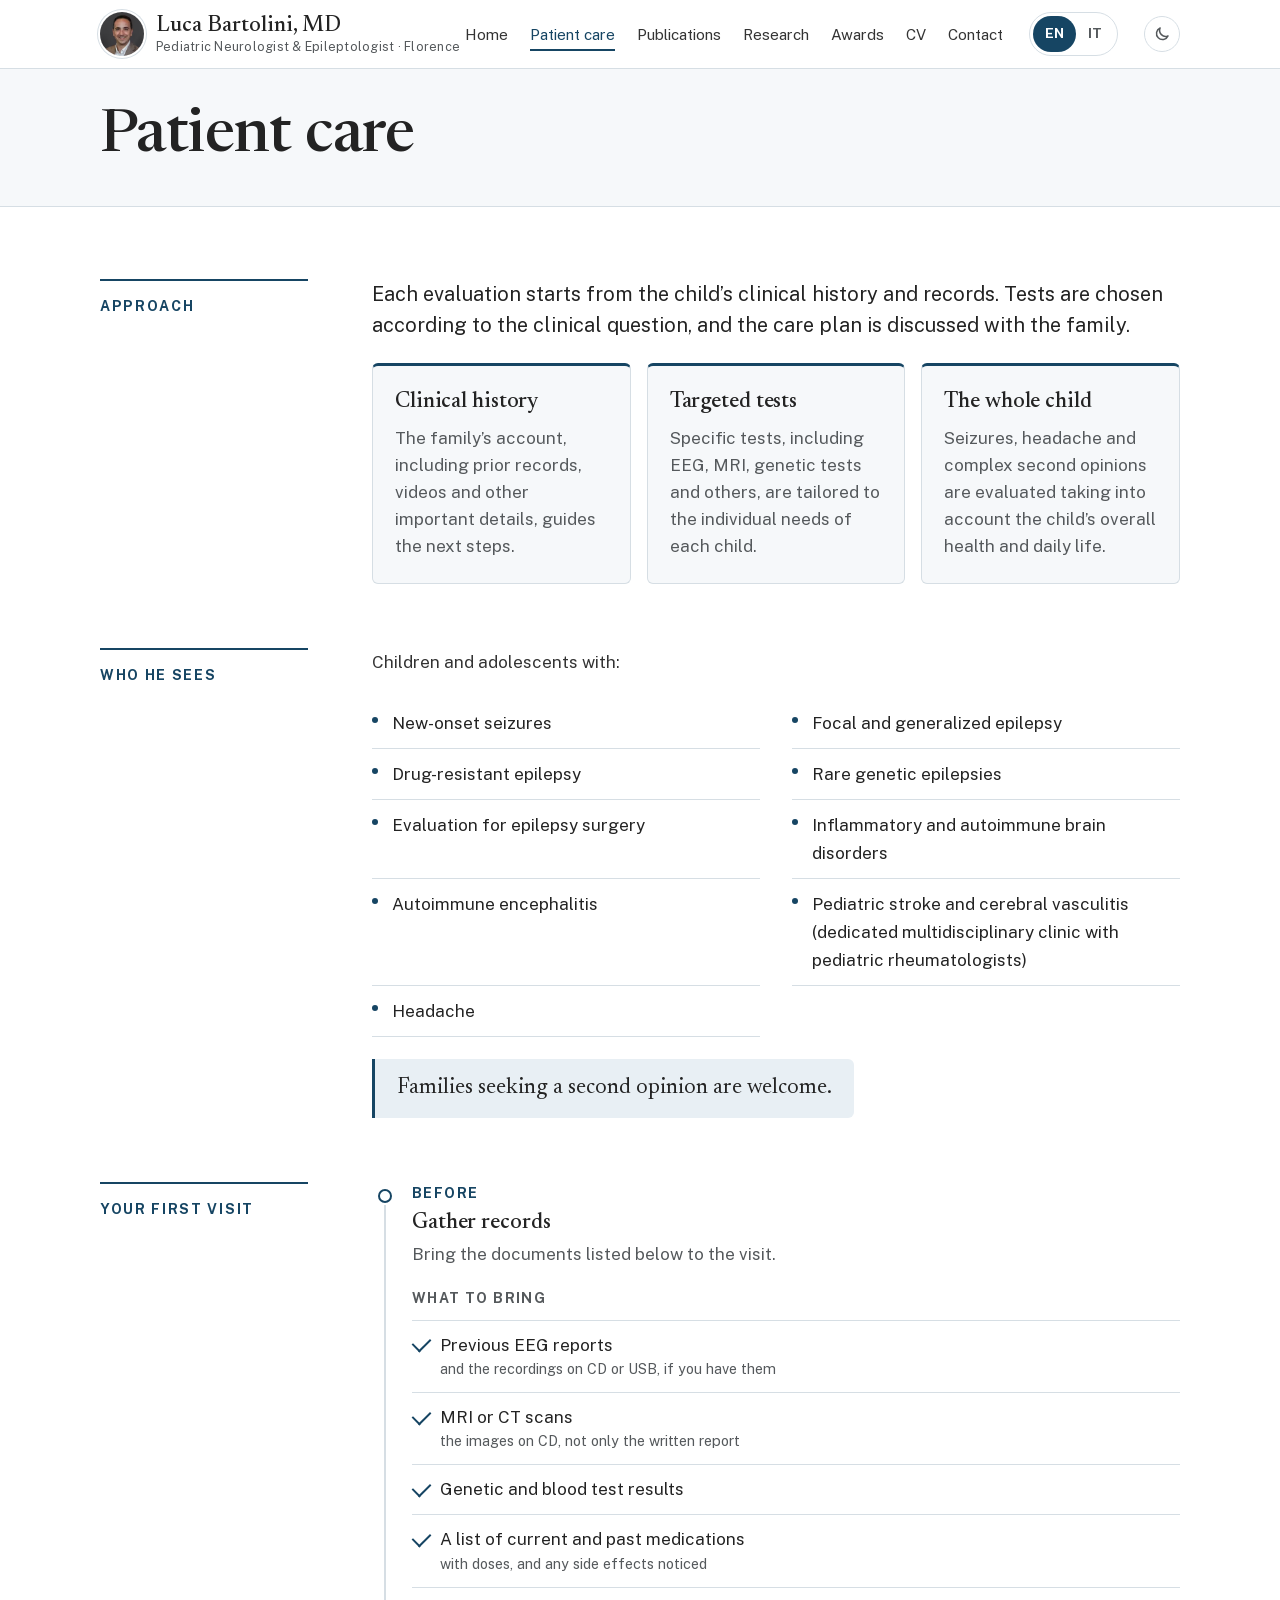
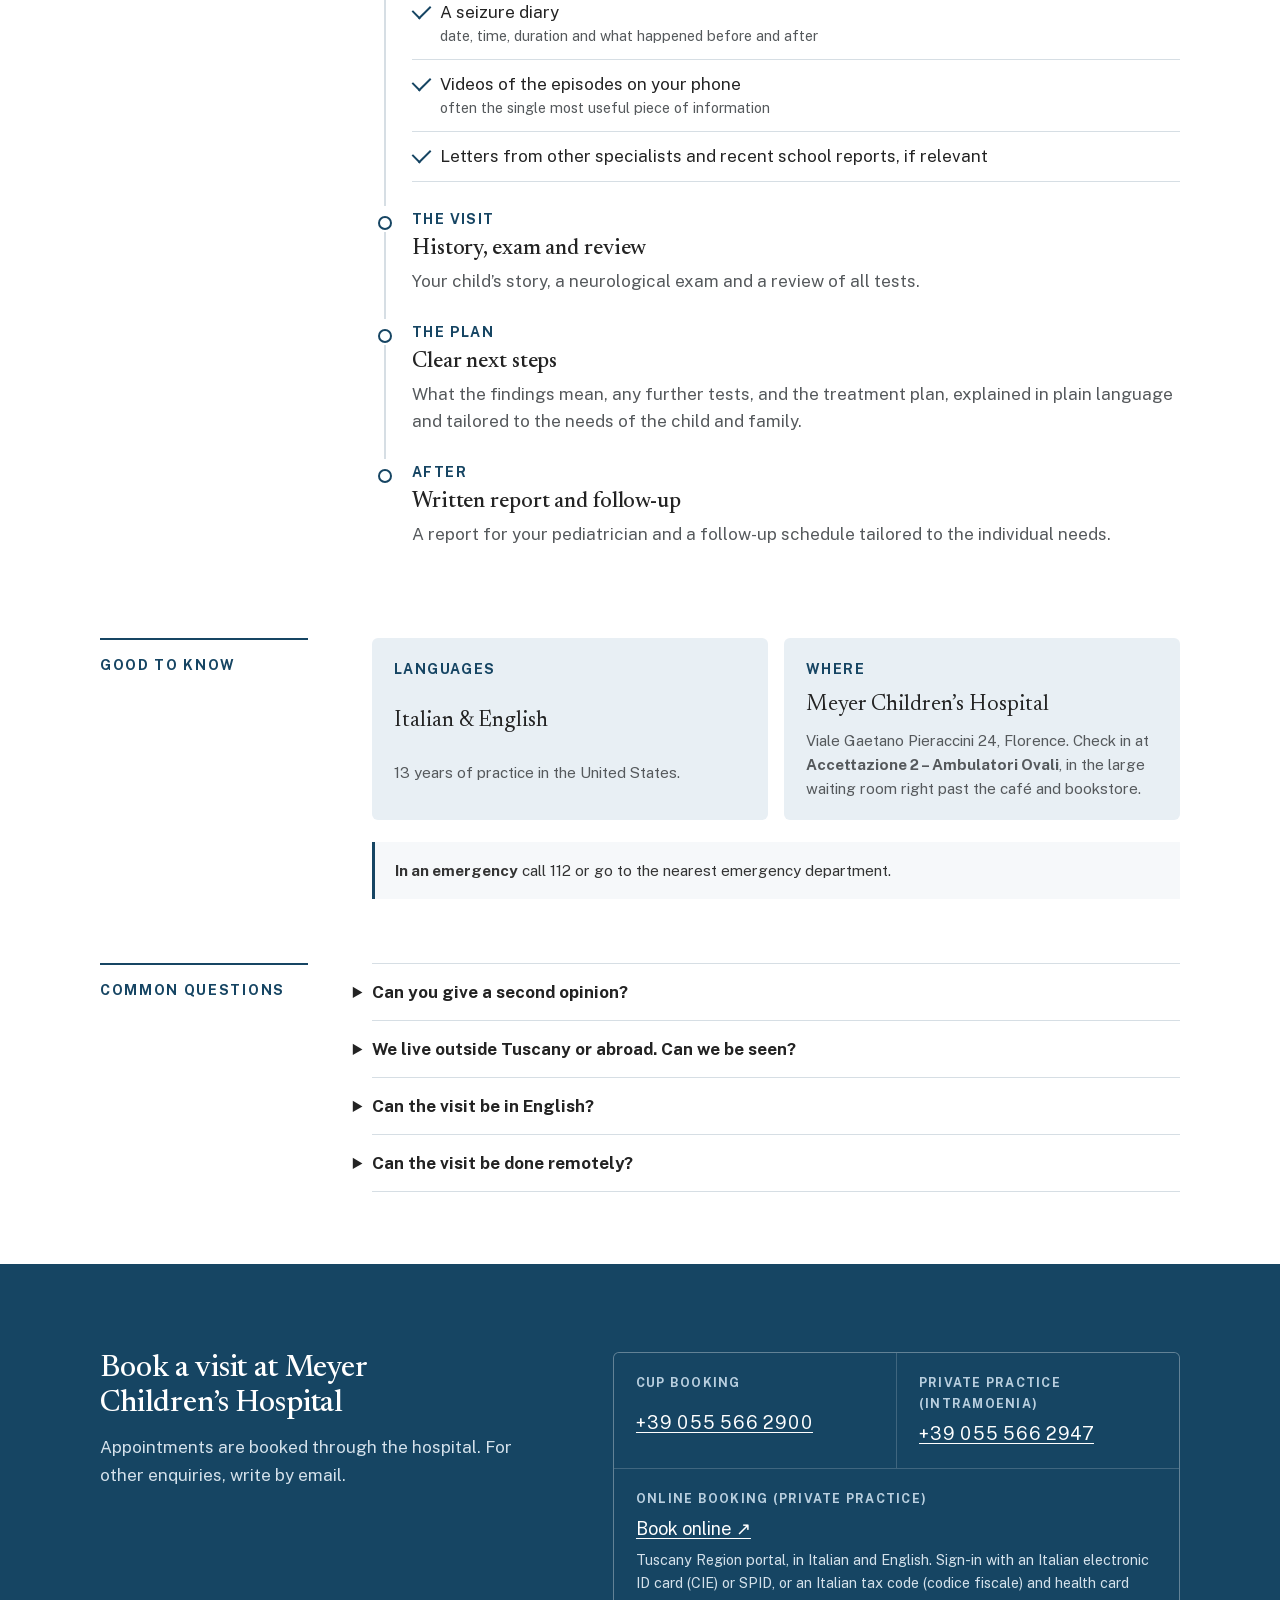
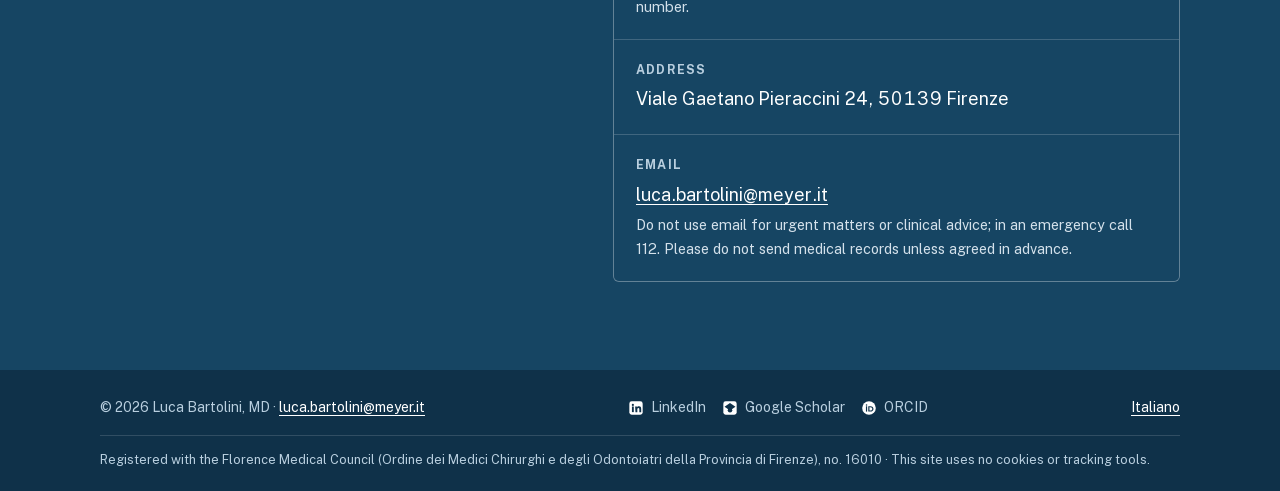
<file: patient-care/index.html>
<!doctype html>
<html lang="en">
<head>
<meta charset="utf-8">
<meta name="viewport" content="width=device-width, initial-scale=1, viewport-fit=cover">
<script>try{var t=localStorage.getItem("theme");if(t==="dark"||t==="light")document.documentElement.setAttribute("data-theme",t)}catch(e){}</script>
<title>Pediatric Neurology Visit &amp; Second Opinion | Luca Bartolini, MD</title>
<meta name="description" content="What to expect at a visit with pediatric neurologist Luca Bartolini, MD, at Meyer Children’s Hospital, Florence: conditions, what to bring, second opinions." />
<link rel="canonical" href="https://www.lucabartolinimd.com/patient-care/" />
<meta property="og:locale" content="en_US" />
<meta property="og:type" content="article" />
<meta property="og:title" content="Pediatric Neurology Visit &amp; Second Opinion | Luca Bartolini, MD" />
<meta property="og:description" content="What to expect at a visit with pediatric neurologist Luca Bartolini, MD, at Meyer Children’s Hospital, Florence: conditions, what to bring, second opinions." />
<meta property="og:url" content="https://www.lucabartolinimd.com/patient-care/" />
<meta property="og:site_name" content="Luca Bartolini, MD" />
<meta property="article:modified_time" content="2026-11-08T00:00:00+00:00" />
<meta property="og:image" content="https://www.lucabartolinimd.com/assets/img/luca-bartolini-1024.jpg" />
<meta name="twitter:card" content="summary_large_image" />
<meta name="twitter:label1" content="Est. reading time" />
<meta name="twitter:data1" content="3 minutes" />
<script type="application/ld+json">{"@context":"https://schema.org","@graph":[{"@type":"WebPage","@id":"https://www.lucabartolinimd.com/patient-care/","url":"https://www.lucabartolinimd.com/patient-care/","name":"Pediatric Neurology Visit & Second Opinion | Luca Bartolini, MD","isPartOf":{"@id":"https://www.lucabartolinimd.com/#website"},"primaryImageOfPage":{"@id":"https://www.lucabartolinimd.com/patient-care/#primaryimage"},"image":{"@id":"https://www.lucabartolinimd.com/patient-care/#primaryimage"},"thumbnailUrl":"https://www.lucabartolinimd.com/assets/img/luca-bartolini-1024.jpg","datePublished":"2026-11-08T00:00:00+00:00","dateModified":"2026-11-08T00:00:00+00:00","description":"What to expect at a visit with pediatric neurologist Luca Bartolini, MD, at Meyer Children’s Hospital, Florence: conditions, what to bring, second opinions.","breadcrumb":{"@id":"https://www.lucabartolinimd.com/patient-care/#breadcrumb"},"inLanguage":"en-US","potentialAction":[{"@type":"ReadAction","target":["https://www.lucabartolinimd.com/patient-care/"]}]},{"@type":"ImageObject","inLanguage":"en-US","@id":"https://www.lucabartolinimd.com/patient-care/#primaryimage","url":"https://www.lucabartolinimd.com/assets/img/luca-bartolini-1024.jpg","contentUrl":"https://www.lucabartolinimd.com/assets/img/luca-bartolini-1024.jpg","width":1024,"height":1536,"caption":"Luca Bartolini, MD, FAAN, FAES"},{"@type":"BreadcrumbList","@id":"https://www.lucabartolinimd.com/patient-care/#breadcrumb","itemListElement":[{"@type":"ListItem","position":1,"name":"Home","item":"https://www.lucabartolinimd.com/"},{"@type":"ListItem","position":2,"name":"Home","item":"https://www.lucabartolinimd.com/"},{"@type":"ListItem","position":3,"name":"Patient care"}]},{"@type":"WebSite","@id":"https://www.lucabartolinimd.com/#website","url":"https://www.lucabartolinimd.com/","name":"Luca Bartolini, MD, FAAN, FAES","description":"Pediatric Neurologist and Epileptologist in Florence","publisher":{"@id":"https://www.lucabartolinimd.com/#/schema/person/4115e8d61b340ea2234ad80b020957fd"},"alternateName":"Prof. Luca Bartolini","inLanguage":"en-US"},{"@type":"Person","@id":"https://www.lucabartolinimd.com/#/schema/person/4115e8d61b340ea2234ad80b020957fd","name":"Luca Bartolini","honorificPrefix":"Prof.","honorificSuffix":"MD, FAAN, FAES","jobTitle":["Pediatric Neurologist and Epileptologist","Associate Professor of Child Neurology","Editor-in-Chief, Neurology: Clinical Practice"],"description":"Pediatric neurologist and epileptologist caring for children with complex neurological disorders, with a special focus on drug-resistant and rare genetic epilepsies.","url":"https://www.lucabartolinimd.com/","image":{"@type":"ImageObject","url":"https://www.lucabartolinimd.com/assets/img/luca-bartolini-1024.jpg","contentUrl":"https://www.lucabartolinimd.com/assets/img/luca-bartolini-1024.jpg","width":1024,"height":1536,"caption":"Luca Bartolini, MD, FAAN, FAES"},"email":"mailto:luca.bartolini@meyer.it","worksFor":{"@type":"Hospital","name":"Meyer Children’s Hospital IRCCS","url":"https://www.meyer.it","telephone":"+39 055 566 2900","address":{"@type":"PostalAddress","streetAddress":"Viale Gaetano Pieraccini, 24","postalCode":"50139","addressLocality":"Firenze","addressCountry":"IT"}},"affiliation":{"@type":"CollegeOrUniversity","name":"University of Florence","url":"https://www.unifi.it"},"alumniOf":{"@type":"CollegeOrUniversity","name":"University of Padova"},"award":["Fellow of the American Academy of Neurology (FAAN)","Fellow of the American Epilepsy Society (FAES)"],"knowsAbout":["Childhood epilepsy","Rare, drug-resistant neurogenetic conditions","Inflammatory disorders of the central nervous system","Pediatric stroke","Neurocritical care","Headache"],"knowsLanguage":["it","en"],"sameAs":["https://it.linkedin.com/in/lucabartolinimd","https://scholar.google.com/citations?user=W1sBHMkAAAAJ","https://orcid.org/0000-0003-2755-8218"]}]}</script>
<link rel="alternate" hreflang="en" href="https://www.lucabartolinimd.com/patient-care/">
<link rel="alternate" hreflang="it" href="https://www.lucabartolinimd.com/it/per-le-famiglie/">
<link rel="alternate" hreflang="x-default" href="https://www.lucabartolinimd.com/patient-care/">
<link rel="preload" href="../assets/fonts/public-sans-var.woff2" as="font" type="font/woff2" crossorigin>
<link rel="preload" href="../assets/fonts/newsreader-var.woff2" as="font" type="font/woff2" crossorigin>
<link rel="stylesheet" href="../assets/css/site.css?v=70cde932">
<link rel="icon" href="../assets/img/favicon-48.png" sizes="48x48" type="image/png">
<link rel="icon" href="../assets/img/favicon-96.png" sizes="96x96" type="image/png">
<link rel="icon" href="../assets/img/favicon-192.png" sizes="192x192" type="image/png">
<link rel="apple-touch-icon" href="../assets/img/icon-300.jpg">
<meta name="theme-color" content="#164563">
</head>
<body class="page-care">
<a class="skip" href="#main">Skip to content</a>
<header class="site-header">
  <div class="wrap">
    <a class="brand" href="../"><picture class="brand-photo"><source type="image/avif" srcset="../assets/img/headshot-thumb-128.avif 2x, ../assets/img/headshot-thumb-192.avif 3x"><img src="../assets/img/headshot-thumb-128.jpg" srcset="../assets/img/headshot-thumb-192.jpg 3x" alt="" width="44" height="44"></picture><strong>Luca Bartolini, MD</strong><span>Pediatric Neurologist &amp; Epileptologist · Florence</span></a>
    <nav class="nav" aria-label="Main">
      <ul id="site-menu"><li><span><a href="../">Home</a></span></li><li><a href="./" aria-current="page">Patient care</a></li><li><span><a href="../publications/">Publications</a></span></li><li><span><a href="../research/">Research</a></span></li><li><span><a href="../awards/">Awards</a></span></li><li><span><a href="../cv/">CV</a></span></li><li><a href="../contacts/">Contact</a></li></ul>
      <div class="lang" role="group" aria-label="Language"><a href="./" lang="en" hreflang="en" aria-current="true">EN</a><a href="../it/per-le-famiglie/" lang="it" hreflang="it">IT</a></div>
      <button class="theme-btn" type="button" id="theme-btn" aria-pressed="false" aria-label="Dark mode" title="Dark mode"><svg class="moon" viewBox="0 0 24 24" aria-hidden="true" focusable="false"><path d="M20 14.5A8 8 0 0 1 9.5 4a8 8 0 1 0 10.5 10.5z" fill="none" stroke="currentColor" stroke-width="2" stroke-linejoin="round"/></svg><svg class="sun" viewBox="0 0 24 24" aria-hidden="true" focusable="false"><circle cx="12" cy="12" r="4" fill="none" stroke="currentColor" stroke-width="2"/><path d="M12 2v2.5M12 19.5V22M2 12h2.5M19.5 12H22M4.9 4.9l1.8 1.8M17.3 17.3l1.8 1.8M4.9 19.1l1.8-1.8M17.3 6.7l1.8-1.8" stroke="currentColor" stroke-width="2" stroke-linecap="round"/></svg></button>
      <button class="menu-btn" type="button" id="menu-btn" aria-controls="site-menu" aria-expanded="false" data-open="Menu" data-close="Close">Menu</button>
    </nav>
  </div>
</header>
<main id="main">
<section class="page-head"><div class="wrap"><div class="titles"><h1>Patient care</h1></div></div></section><section class="page-body no-toc"><div class="wrap"><div class="research pc-wrap"><section class="aw-section" aria-labelledby="approach"><h2 id="approach">Approach</h2><div class="rs-body" style="max-width:none"><p class="rs-lead">Each evaluation starts from the child’s clinical history and records. Tests are chosen according to the clinical question, and the care plan is discussed with the family.</p><div class="pc-cards"><div><h3>Clinical history</h3><p>The family’s account, including prior records, videos and other important details, guides the next steps.</p></div><div><h3>Targeted tests</h3><p>Specific tests, including EEG, MRI, genetic tests and others, are tailored to the individual needs of each child.</p></div><div><h3>The whole child</h3><p>Seizures, headache and complex second opinions are evaluated taking into account the child’s overall health and daily life.</p></div></div></div></section><section class="aw-section" aria-labelledby="who"><h2 id="who">Who he sees</h2><div class="rs-body" style="max-width:none"><p>Children and adolescents with:</p><ul class="pc-tags"><li>New-onset seizures</li><li>Focal and generalized epilepsy</li><li>Drug-resistant epilepsy</li><li>Rare genetic epilepsies</li><li>Evaluation for epilepsy surgery</li><li>Inflammatory and autoimmune brain disorders</li><li>Autoimmune encephalitis</li><li>Pediatric stroke and cerebral vasculitis (dedicated multidisciplinary clinic with pediatric rheumatologists)</li><li>Headache</li></ul><p class="pc-note pc-welcome">Families seeking a second opinion are welcome.</p></div></section><section class="aw-section" aria-labelledby="first-visit"><h2 id="first-visit">Your first visit</h2><div class="rs-body" style="max-width:none"><ol class="pc-steps"><li><span class="when">Before</span><h3>Gather records</h3><p>Bring the documents listed below to the visit.</p><div class="pc-bring"><h4>What to bring</h4><ul class="pc-check"><li><span>Previous EEG reports<small>and the recordings on CD or USB, if you have them</small></span></li><li><span>MRI or CT scans<small>the images on CD, not only the written report</small></span></li><li><span>Genetic and blood test results</span></li><li><span>A list of current and past medications<small>with doses, and any side effects noticed</small></span></li><li><span>A seizure diary<small>date, time, duration and what happened before and after</small></span></li><li><span>Videos of the episodes on your phone<small>often the single most useful piece of information</small></span></li><li><span>Letters from other specialists and recent school reports, if relevant</span></li></ul></div></li><li><span class="when">The visit</span><h3>History, exam and review</h3><p>Your child’s story, a neurological exam and a review of all tests.</p></li><li><span class="when">The plan</span><h3>Clear next steps</h3><p>What the findings mean, any further tests, and the treatment plan, explained in plain language and tailored to the needs of the child and family.</p></li><li><span class="when">After</span><h3>Written report and follow-up</h3><p>A report for your pediatrician and a follow-up schedule tailored to the individual needs.</p></li></ol></div></section><section class="aw-section" aria-labelledby="practical"><h2 id="practical">Good to know</h2><div class="rs-body" style="max-width:none"><div class="pc-routes"><div><span class="k">Languages</span><span class="v">Italian &amp; English</span><p>13 years of practice in the United States.</p></div><div><span class="k">Where</span><span class="v">Meyer Children’s Hospital</span><p>Viale Gaetano Pieraccini 24, Florence. Check in at <strong>Accettazione 2 – Ambulatori Ovali</strong>, in the large waiting room right past the café and bookstore.</p></div></div><p class="pc-note"><strong>In an emergency</strong> call 112 or go to the nearest emergency department.</p></div></section><section class="aw-section" aria-labelledby="faq"><h2 id="faq">Common questions</h2><div class="rs-body" style="max-width:none"><div class="pc-faq"><details><summary>Can you give a second opinion?</summary><p>Yes. Bring all previous reports and images; a second opinion is most useful when the original data can be reviewed.</p></details><details><summary>We live outside Tuscany or abroad. Can we be seen?</summary><p>Yes — families from other regions and from abroad can book a private visit. Dr. Bartolini regularly gives second opinions to families from other countries, including many US expats.</p></details><details><summary>Can the visit be in English?</summary><p>Yes. Dr. Bartolini trained and practised in the United States for 13 years and sees families in Italian or English.</p></details><details><summary>Can the visit be done remotely?</summary><p>Due to hospital policy, the first visit has to be in person. Follow-up evaluations can be arranged remotely via televisit.</p></details></div></div></section></div></div></section>
</main>
<section class="appt" id="appointments" aria-labelledby="appt-h">
  <div class="wrap">
    <div>
      <h2 id="appt-h">Book a visit at Meyer Children’s Hospital</h2>
      <p class="sub">Appointments are booked through the hospital. For other enquiries, write by email.</p>
    </div>
    <div class="contact-grid">
      <div><span class="k">CUP booking</span><span class="v"><a href="tel:+390555662900">+39 055 566 2900</a></span></div>
      <div><span class="k">Private practice (intramoenia)</span><span class="v"><a href="tel:+390555662947">+39 055 566 2947</a></span></div>
      <div class="full"><span class="k">Online booking (private practice)</span><span class="v"><a href="https://liberaprofessione.sanita.toscana.it/plp/login" target="_blank" rel="noopener">Book online ↗<span class="sr-only"> (opens in a new tab)</span></a></span><span class="h">Tuscany Region portal, in Italian and English. Sign-in with an Italian electronic ID card (CIE) or SPID, or an Italian tax code (codice fiscale) and health card number.</span></div>
      <div class="full"><span class="k">Address</span><span class="v">Viale Gaetano Pieraccini 24, 50139 Firenze</span></div>
      <div class="full"><span class="k">Email</span><span class="v"><a href="mailto:luca.bartolini@meyer.it">luca.bartolini@meyer.it</a></span><span class="h">Do not use email for urgent matters or clinical advice; in an emergency call 112. Please do not send medical records unless agreed in advance.</span></div>
    </div>
  </div>
</section>
<footer class="site-footer"><div class="wrap"><span>© 2026 Luca Bartolini, MD · <a href="mailto:luca.bartolini@meyer.it">luca.bartolini@meyer.it</a></span><ul class="profiles on-dark" aria-label="Profiles"><li><span><a href="https://it.linkedin.com/in/lucabartolinimd" target="_blank" rel="noopener me"><svg class="ico" viewBox="0 0 24 24" aria-hidden="true" focusable="false"><rect x="2" y="2" width="20" height="20" rx="3.5" fill="currentColor"/><circle cx="7.3" cy="7.4" r="1.65" fill="var(--icon-cut)"/><rect x="5.9" y="9.7" width="2.8" height="8.5" fill="var(--icon-cut)"/><path d="M10.7 9.7h2.7v1.2c.4-.8 1.5-1.5 3-1.5 2.9 0 3.4 1.9 3.4 4.3v4.5H17v-4c0-1 0-2.3-1.4-2.3s-1.6 1.1-1.6 2.2v4.1h-2.8z" fill="var(--icon-cut)"/></svg><span>LinkedIn</span><span class="sr-only"> (opens in a new tab)</span></a></span></li><li><span><a href="https://scholar.google.com/citations?user=W1sBHMkAAAAJ&amp;hl=en" target="_blank" rel="noopener me"><svg class="ico" viewBox="0 0 24 24" aria-hidden="true" focusable="false"><rect x="2" y="2" width="20" height="20" rx="3.5" fill="currentColor"/><circle cx="12" cy="15.2" r="3.4" fill="var(--icon-cut)"/><path d="M12 4.6 3.8 10.2 12 15.6l8.2-5.4z" fill="var(--icon-cut)"/></svg><span>Google Scholar</span><span class="sr-only"> (opens in a new tab)</span></a></span></li><li><a href="https://orcid.org/0000-0003-2755-8218" target="_blank" rel="noopener me"><svg class="ico" viewBox="0 0 24 24" aria-hidden="true" focusable="false"><circle cx="12" cy="12" r="10.2" fill="currentColor"/><circle cx="8.3" cy="7.5" r="1.15" fill="var(--icon-cut)"/><rect x="7.4" y="9.4" width="1.8" height="8" fill="var(--icon-cut)"/><path fill-rule="evenodd" d="M10.9 9.4h3.3c3 0 4.5 2.1 4.5 4s-1.6 4-4.5 4h-3.3zm1.8 1.6v4.8h1.4c2 0 2.8-1.3 2.8-2.4 0-1.2-.8-2.4-2.8-2.4z" fill="var(--icon-cut)"/></svg><span>ORCID</span><span class="sr-only"> (opens in a new tab)</span></a></li></ul><span><a href="../it/per-le-famiglie/" lang="it">Italiano</a></span><p class="legal">Registered with the Florence Medical Council (Ordine dei Medici Chirurghi e degli Odontoiatri della Provincia di Firenze), no. 16010 · This site uses no cookies or tracking tools.</p></div></footer>
<script src="../assets/js/site.js?v=41d73897" defer></script>
</body>
</html>
</file>
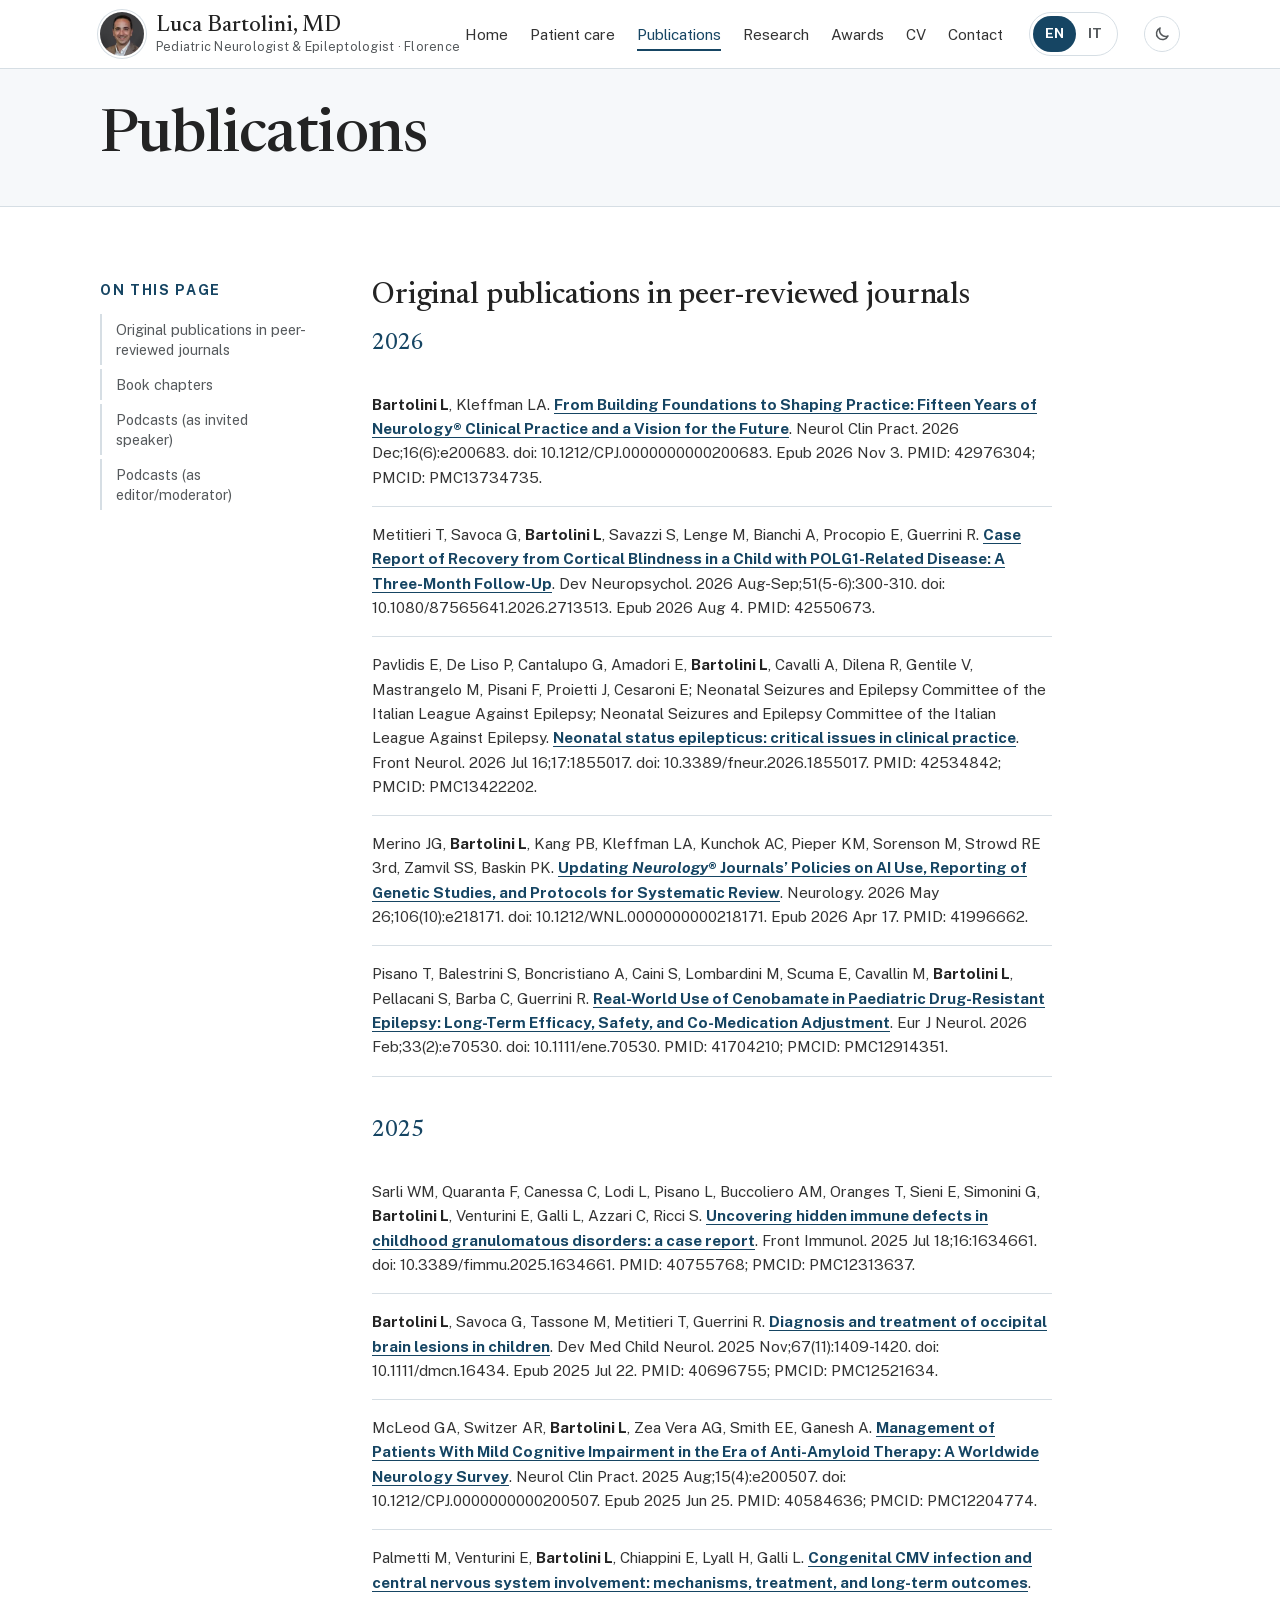
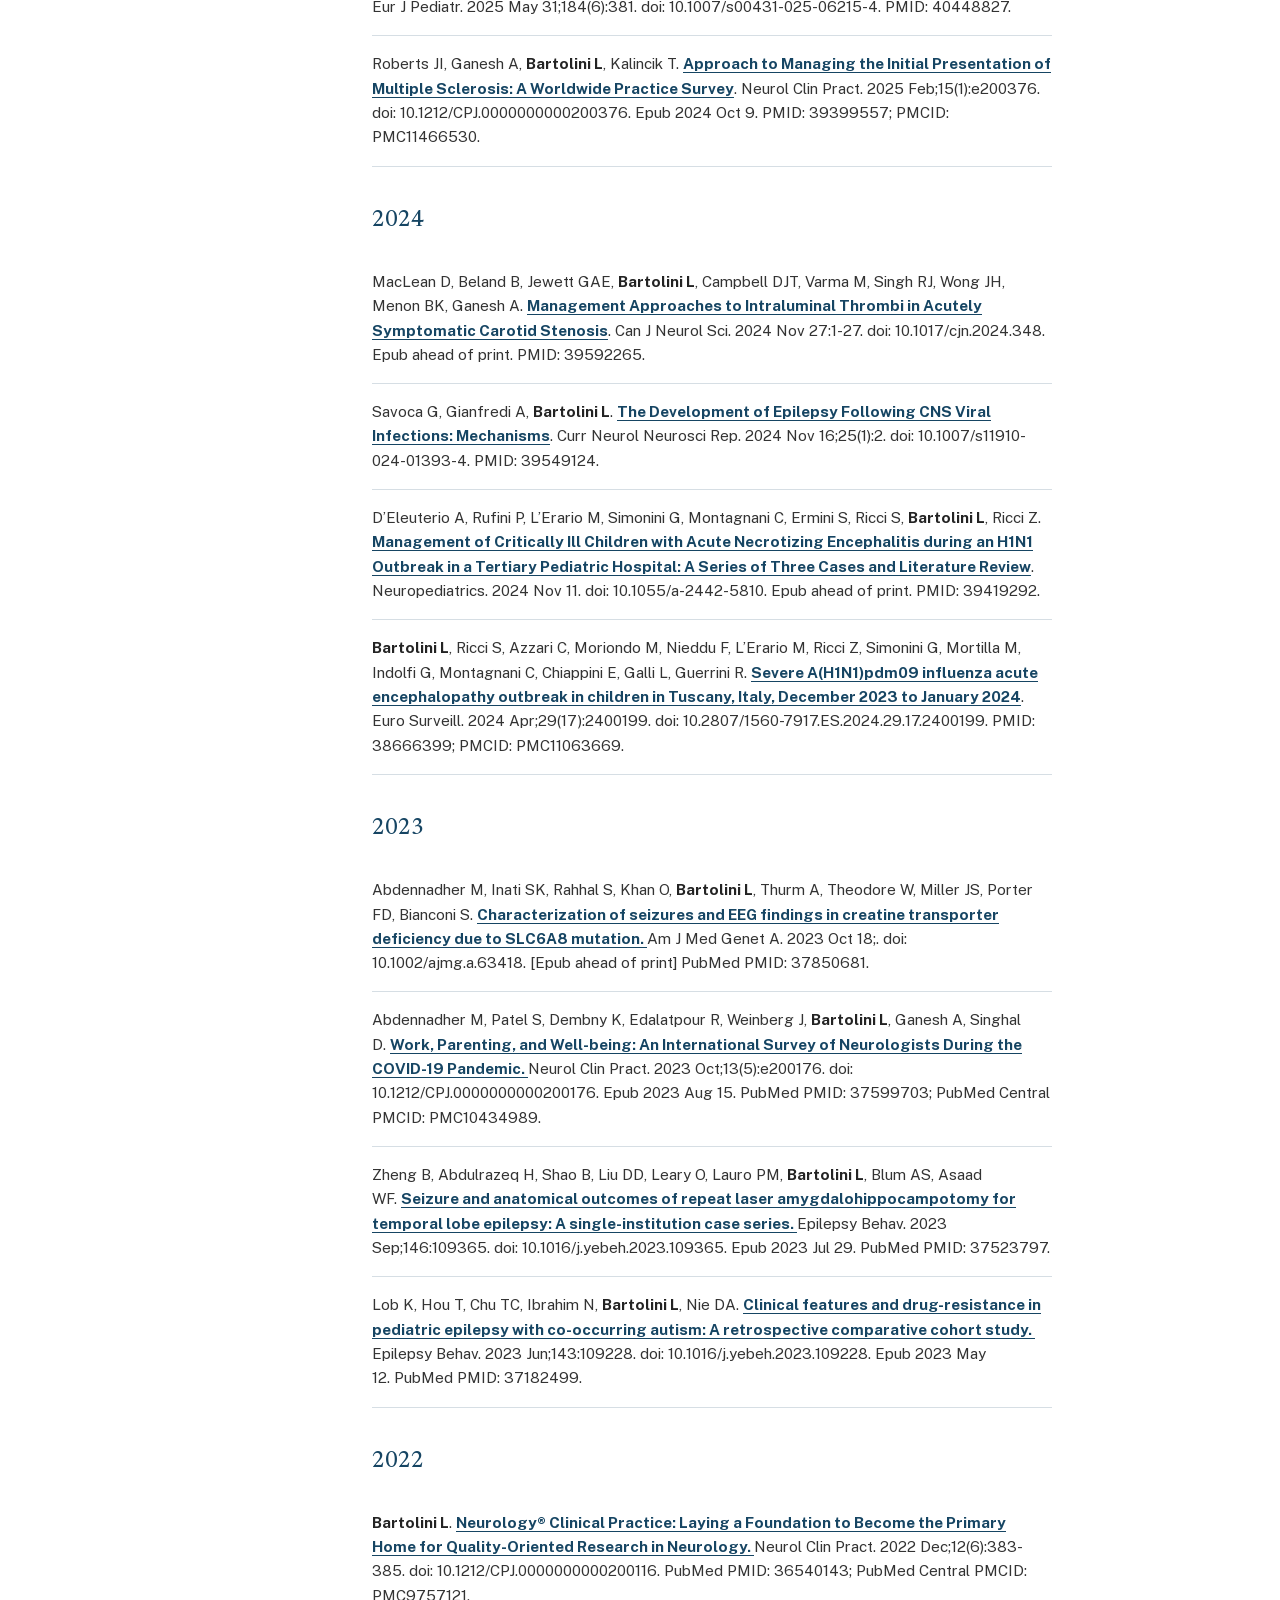
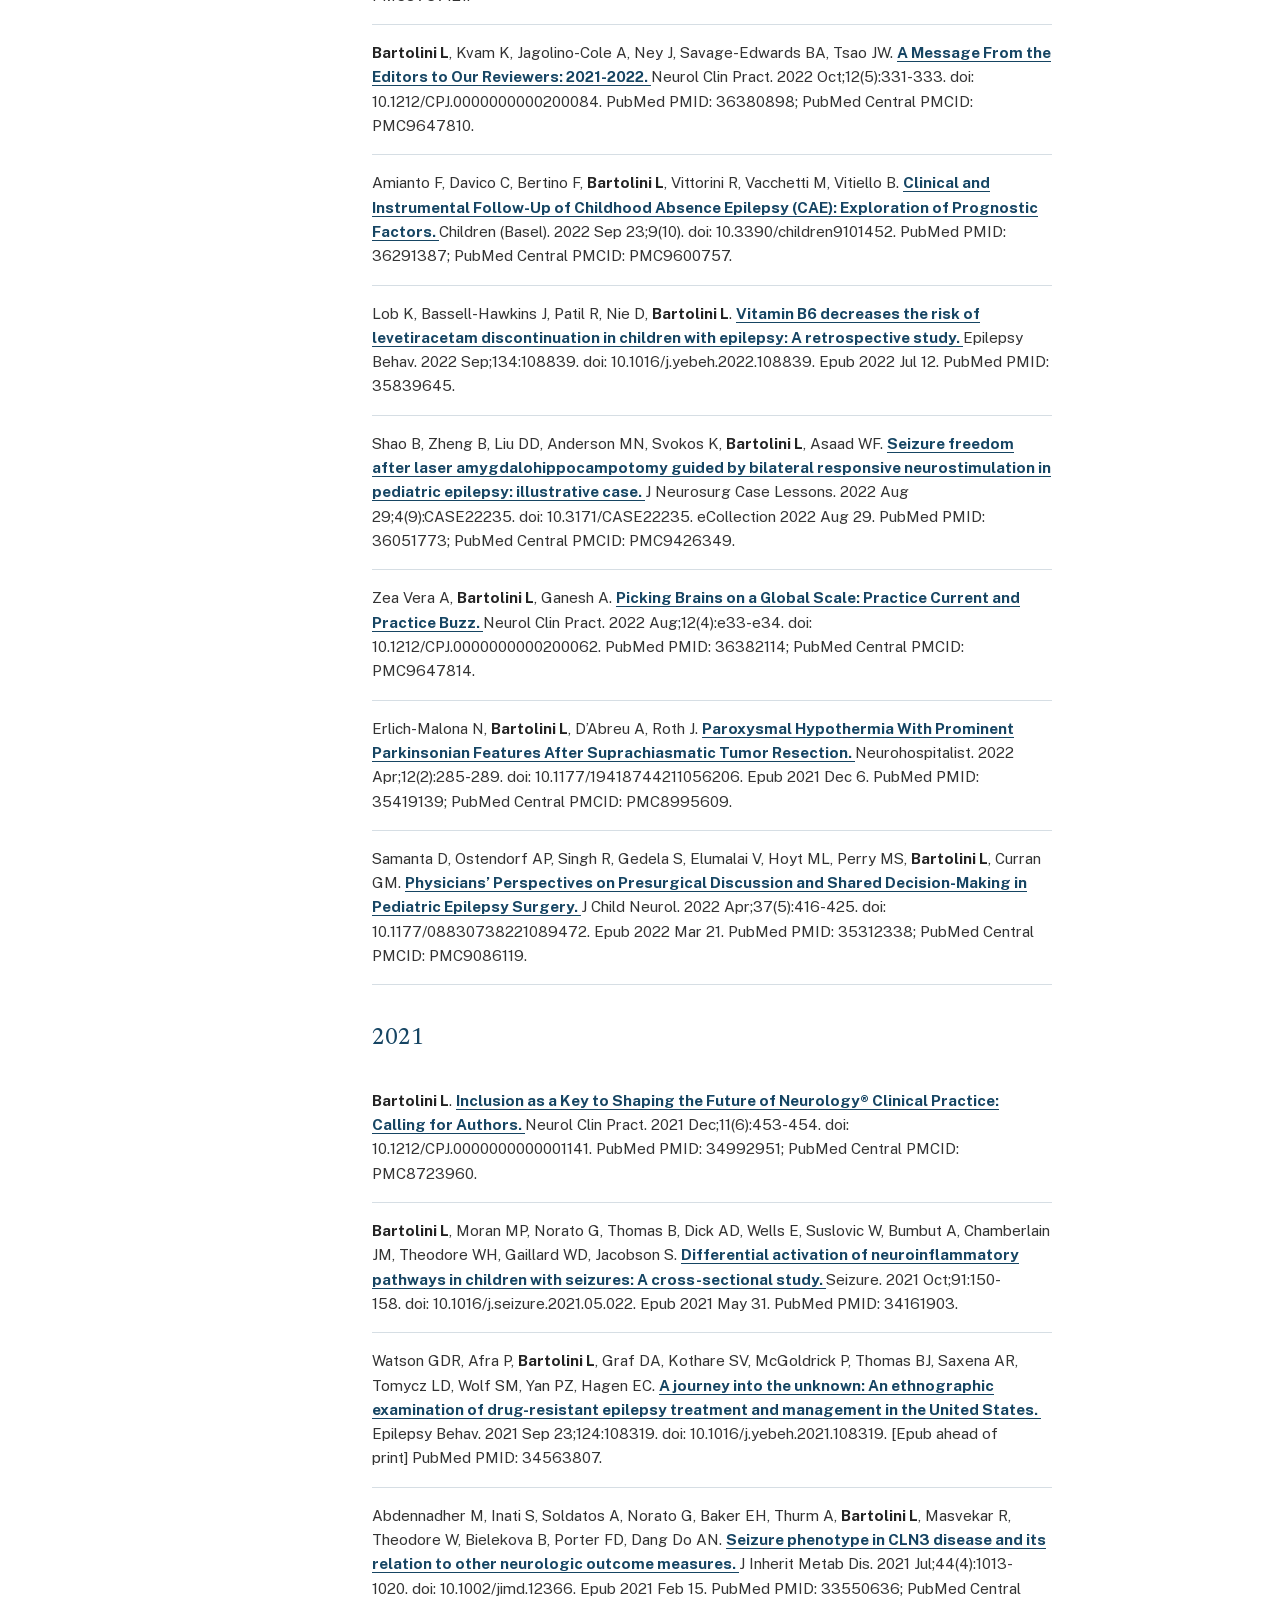
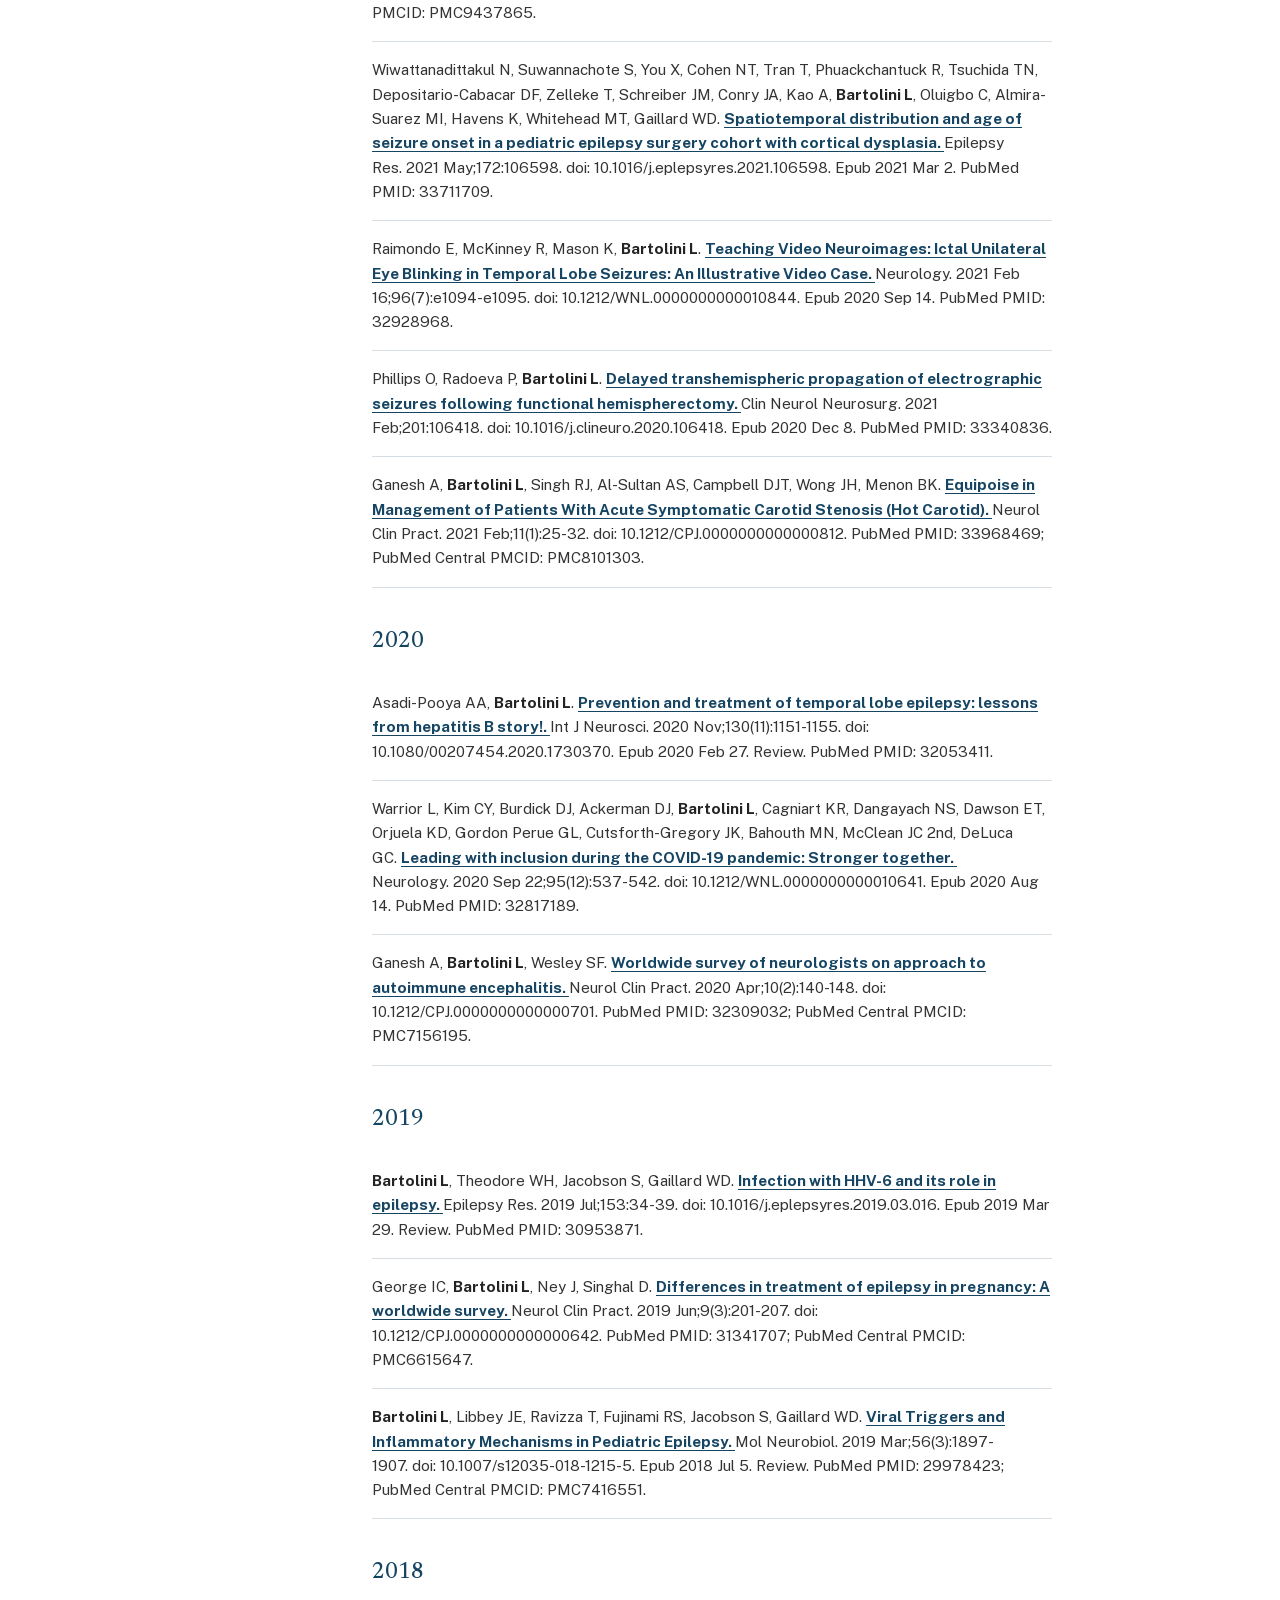
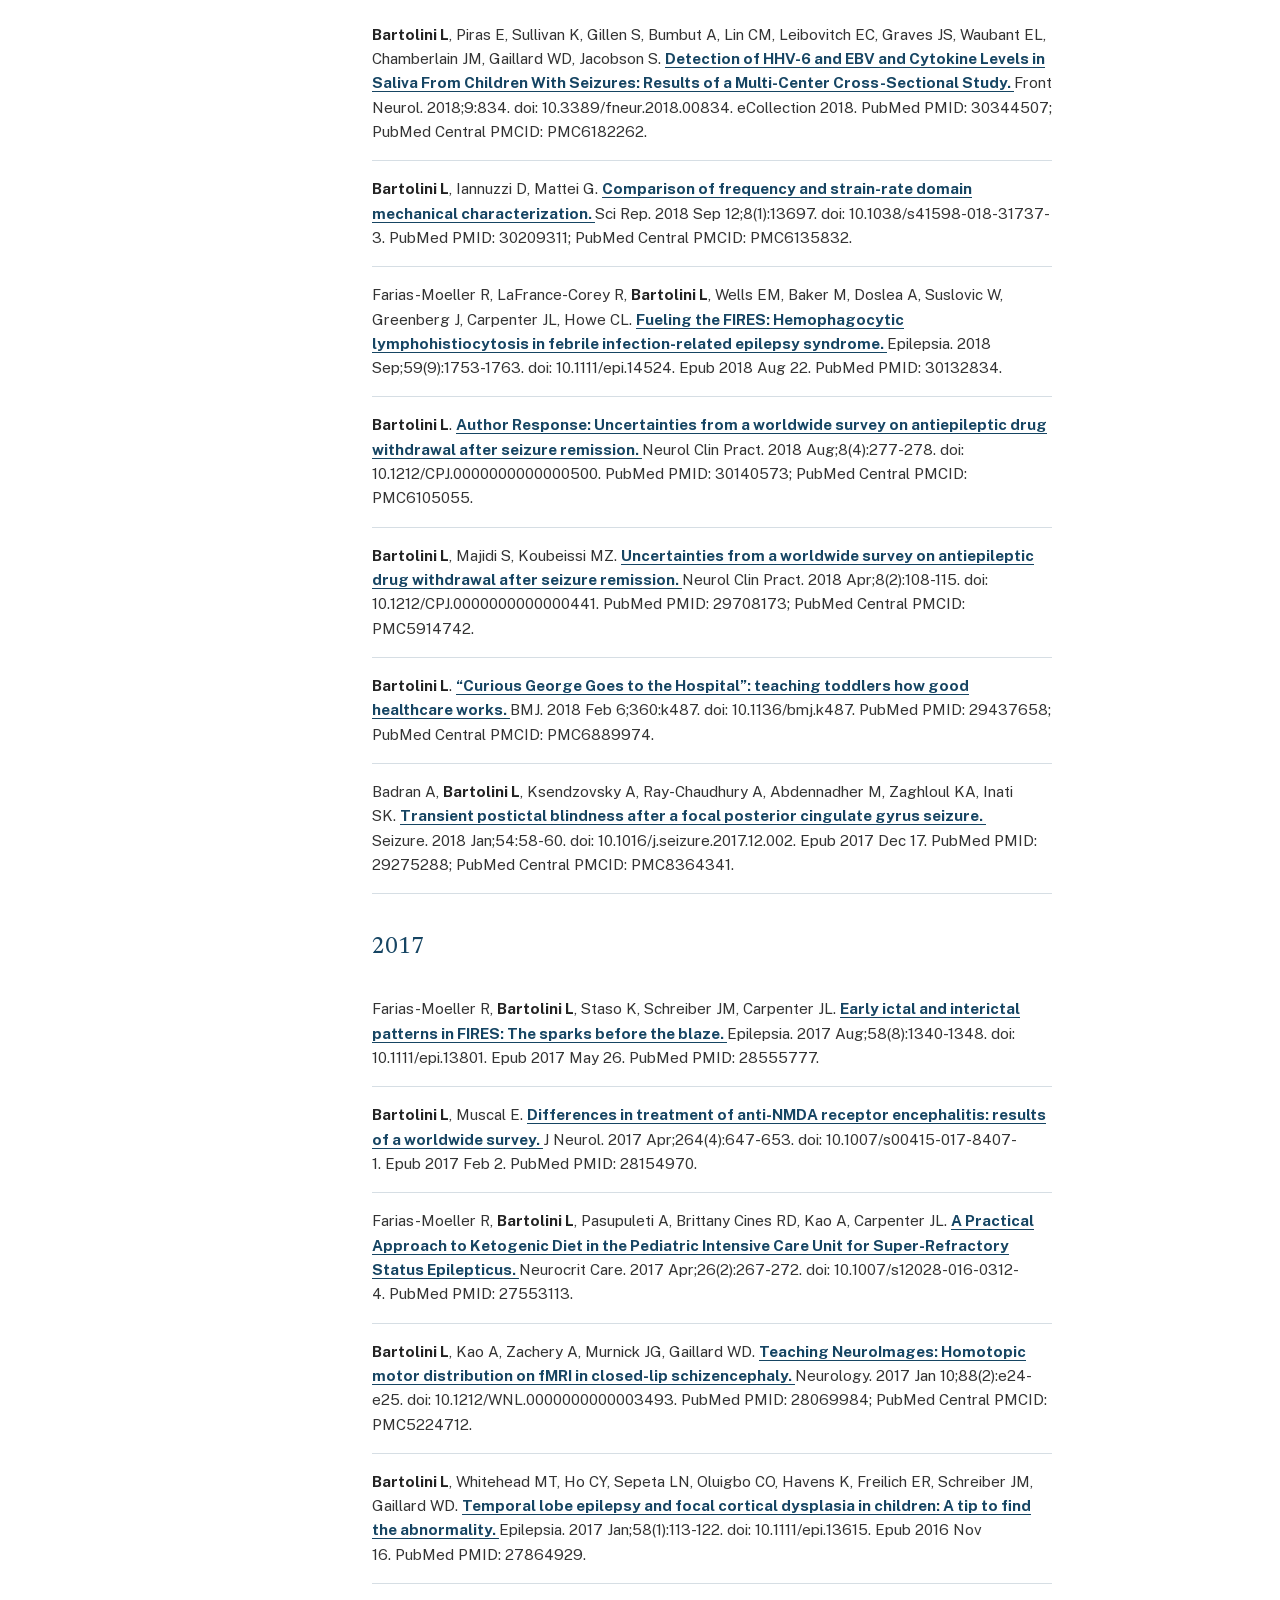
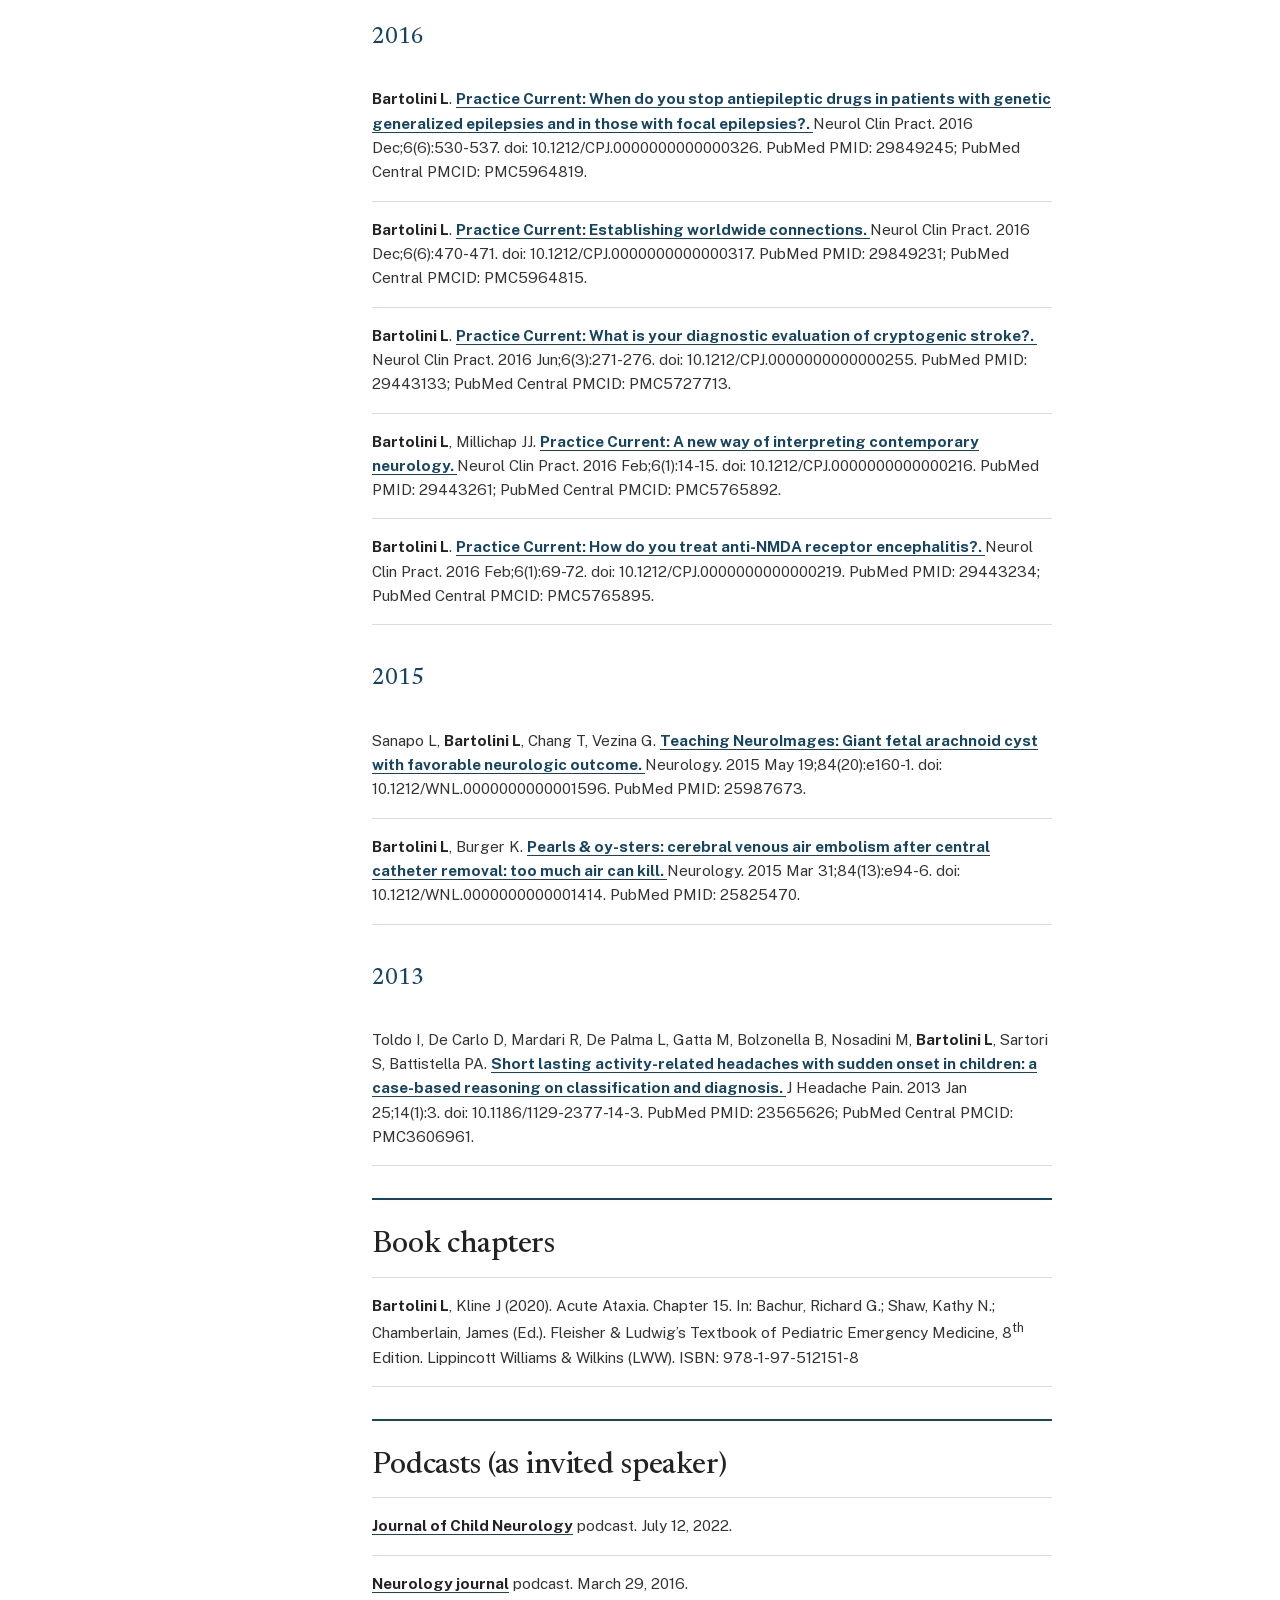
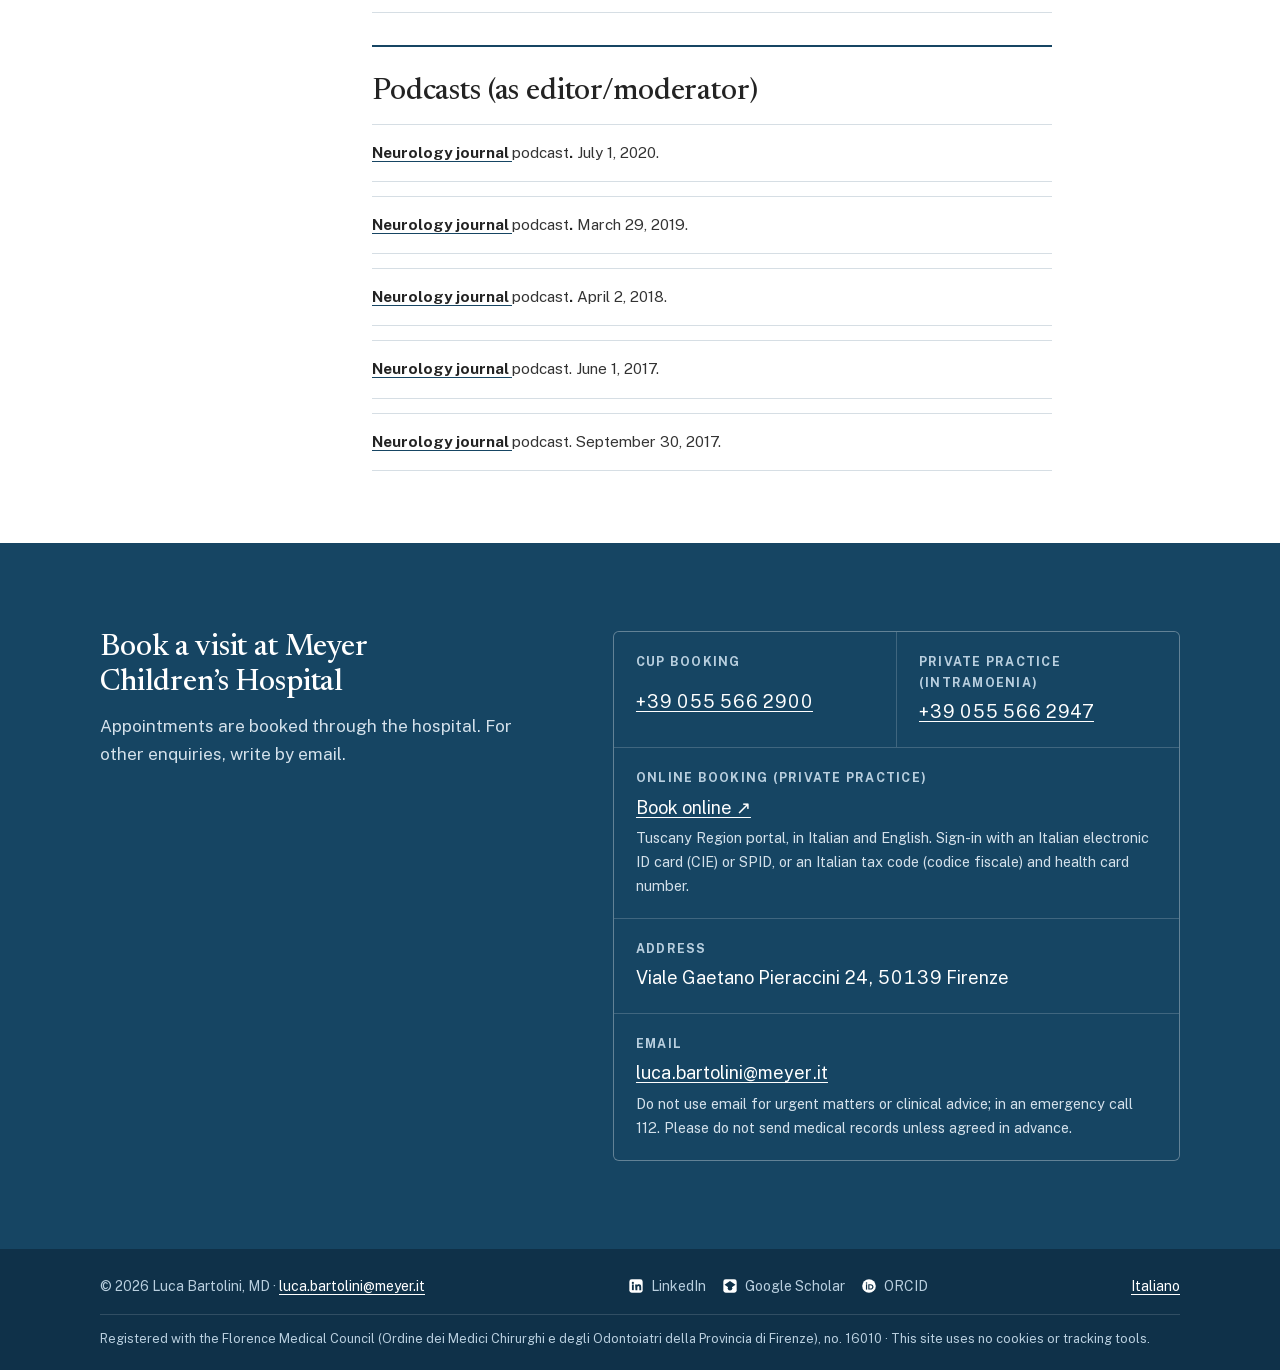
<file: publications/index.html>
<!doctype html>
<html lang="en">
<head>
<meta charset="utf-8">
<meta name="viewport" content="width=device-width, initial-scale=1, viewport-fit=cover">
<script>try{var t=localStorage.getItem("theme");if(t==="dark"||t==="light")document.documentElement.setAttribute("data-theme",t)}catch(e){}</script>
<title>Publications | Luca Bartolini, MD, FAAN, FAES</title>
<meta name="description" content="Articles, book chapters and podcasts by Luca Bartolini, MD, FAAN, FAES, former Brown faculty, on pediatric epilepsy, neuroinflammation and neurology." />
<link rel="canonical" href="https://www.lucabartolinimd.com/publications/" />
<meta property="og:locale" content="en_US" />
<meta property="og:type" content="article" />
<meta property="og:title" content="Publications | Luca Bartolini, MD, FAAN, FAES" />
<meta property="og:description" content="Articles, book chapters and podcasts by Luca Bartolini, MD, FAAN, FAES, former Brown faculty, on pediatric epilepsy, neuroinflammation and neurology." />
<meta property="og:url" content="https://www.lucabartolinimd.com/publications/" />
<meta property="og:site_name" content="Luca Bartolini, MD" />
<meta property="article:modified_time" content="2026-11-08T00:00:00+00:00" />
<meta property="og:image" content="https://www.lucabartolinimd.com/assets/img/luca-bartolini-1024.jpg" />
<meta name="twitter:card" content="summary_large_image" />
<meta name="twitter:label1" content="Est. reading time" />
<meta name="twitter:data1" content="12 minutes" />
<script type="application/ld+json">{"@context":"https://schema.org","@graph":[{"@type":"WebPage","@id":"https://www.lucabartolinimd.com/publications/","url":"https://www.lucabartolinimd.com/publications/","name":"Publications | Luca Bartolini, MD, FAAN, FAES","isPartOf":{"@id":"https://www.lucabartolinimd.com/#website"},"primaryImageOfPage":{"@id":"https://www.lucabartolinimd.com/publications/#primaryimage"},"image":{"@id":"https://www.lucabartolinimd.com/publications/#primaryimage"},"thumbnailUrl":"https://www.lucabartolinimd.com/assets/img/luca-bartolini-1024.jpg","datePublished":"2023-12-11T10:10:59+00:00","dateModified":"2026-11-08T00:00:00+00:00","description":"Articles, book chapters and podcasts by Luca Bartolini, MD, FAAN, FAES, former Brown faculty, on pediatric epilepsy, neuroinflammation and neurology.","breadcrumb":{"@id":"https://www.lucabartolinimd.com/publications/#breadcrumb"},"inLanguage":"en-US","potentialAction":[{"@type":"ReadAction","target":["https://www.lucabartolinimd.com/publications/"]}]},{"@type":"ImageObject","inLanguage":"en-US","@id":"https://www.lucabartolinimd.com/publications/#primaryimage","url":"https://www.lucabartolinimd.com/assets/img/luca-bartolini-1024.jpg","contentUrl":"https://www.lucabartolinimd.com/assets/img/luca-bartolini-1024.jpg","width":1024,"height":1536,"caption":"Luca Bartolini, MD, FAAN, FAES"},{"@type":"BreadcrumbList","@id":"https://www.lucabartolinimd.com/publications/#breadcrumb","itemListElement":[{"@type":"ListItem","position":1,"name":"Home","item":"https://www.lucabartolinimd.com/"},{"@type":"ListItem","position":2,"name":"Home","item":"https://www.lucabartolinimd.com/"},{"@type":"ListItem","position":3,"name":"Publications"}]},{"@type":"WebSite","@id":"https://www.lucabartolinimd.com/#website","url":"https://www.lucabartolinimd.com/","name":"Luca Bartolini, MD, FAAN, FAES","description":"Pediatric Neurologist and Epileptologist in Florence","publisher":{"@id":"https://www.lucabartolinimd.com/#/schema/person/4115e8d61b340ea2234ad80b020957fd"},"alternateName":"Prof. Luca Bartolini","inLanguage":"en-US"},{"@type":"Person","@id":"https://www.lucabartolinimd.com/#/schema/person/4115e8d61b340ea2234ad80b020957fd","name":"Luca Bartolini","honorificPrefix":"Prof.","honorificSuffix":"MD, FAAN, FAES","jobTitle":["Pediatric Neurologist and Epileptologist","Associate Professor of Child Neurology","Editor-in-Chief, Neurology: Clinical Practice"],"description":"Pediatric neurologist and epileptologist caring for children with complex neurological disorders, with a special focus on drug-resistant and rare genetic epilepsies.","url":"https://www.lucabartolinimd.com/","image":{"@type":"ImageObject","url":"https://www.lucabartolinimd.com/assets/img/luca-bartolini-1024.jpg","contentUrl":"https://www.lucabartolinimd.com/assets/img/luca-bartolini-1024.jpg","width":1024,"height":1536,"caption":"Luca Bartolini, MD, FAAN, FAES"},"email":"mailto:luca.bartolini@meyer.it","worksFor":{"@type":"Hospital","name":"Meyer Children’s Hospital IRCCS","url":"https://www.meyer.it","telephone":"+39 055 566 2900","address":{"@type":"PostalAddress","streetAddress":"Viale Gaetano Pieraccini, 24","postalCode":"50139","addressLocality":"Firenze","addressCountry":"IT"}},"affiliation":{"@type":"CollegeOrUniversity","name":"University of Florence","url":"https://www.unifi.it"},"alumniOf":{"@type":"CollegeOrUniversity","name":"University of Padova"},"award":["Fellow of the American Academy of Neurology (FAAN)","Fellow of the American Epilepsy Society (FAES)"],"knowsAbout":["Childhood epilepsy","Rare, drug-resistant neurogenetic conditions","Inflammatory disorders of the central nervous system","Pediatric stroke","Neurocritical care","Headache"],"knowsLanguage":["it","en"],"sameAs":["https://it.linkedin.com/in/lucabartolinimd","https://scholar.google.com/citations?user=W1sBHMkAAAAJ","https://orcid.org/0000-0003-2755-8218"]}]}</script>
<link rel="alternate" hreflang="en" href="https://www.lucabartolinimd.com/publications/">
<link rel="alternate" hreflang="it" href="https://www.lucabartolinimd.com/it/pubblicazioni/">
<link rel="alternate" hreflang="x-default" href="https://www.lucabartolinimd.com/publications/">
<link rel="preload" href="../assets/fonts/public-sans-var.woff2" as="font" type="font/woff2" crossorigin>
<link rel="preload" href="../assets/fonts/newsreader-var.woff2" as="font" type="font/woff2" crossorigin>
<link rel="stylesheet" href="../assets/css/site.css?v=70cde932">
<link rel="icon" href="../assets/img/favicon-48.png" sizes="48x48" type="image/png">
<link rel="icon" href="../assets/img/favicon-96.png" sizes="96x96" type="image/png">
<link rel="icon" href="../assets/img/favicon-192.png" sizes="192x192" type="image/png">
<link rel="apple-touch-icon" href="../assets/img/icon-300.jpg">
<meta name="theme-color" content="#164563">
</head>
<body class="page-pubs">
<a class="skip" href="#main">Skip to content</a>
<header class="site-header">
  <div class="wrap">
    <a class="brand" href="../"><picture class="brand-photo"><source type="image/avif" srcset="../assets/img/headshot-thumb-128.avif 2x, ../assets/img/headshot-thumb-192.avif 3x"><img src="../assets/img/headshot-thumb-128.jpg" srcset="../assets/img/headshot-thumb-192.jpg 3x" alt="" width="44" height="44"></picture><strong>Luca Bartolini, MD</strong><span>Pediatric Neurologist &amp; Epileptologist · Florence</span></a>
    <nav class="nav" aria-label="Main">
      <ul id="site-menu"><li><a href="../">Home</a></li><li><a href="../patient-care/">Patient care</a></li><li><a href="./" aria-current="page">Publications</a></li><li><a href="../research/">Research</a></li><li><a href="../awards/">Awards</a></li><li><a href="../cv/">CV</a></li><li><a href="../contacts/">Contact</a></li></ul>
      <div class="lang" role="group" aria-label="Language"><a href="./" lang="en" hreflang="en" aria-current="true">EN</a><a href="../it/pubblicazioni/" lang="it" hreflang="it">IT</a></div>
      <button class="theme-btn" type="button" id="theme-btn" aria-pressed="false" aria-label="Dark mode" title="Dark mode"><svg class="moon" viewBox="0 0 24 24" aria-hidden="true" focusable="false"><path d="M20 14.5A8 8 0 0 1 9.5 4a8 8 0 1 0 10.5 10.5z" fill="none" stroke="currentColor" stroke-width="2" stroke-linejoin="round"/></svg><svg class="sun" viewBox="0 0 24 24" aria-hidden="true" focusable="false"><circle cx="12" cy="12" r="4" fill="none" stroke="currentColor" stroke-width="2"/><path d="M12 2v2.5M12 19.5V22M2 12h2.5M19.5 12H22M4.9 4.9l1.8 1.8M17.3 17.3l1.8 1.8M4.9 19.1l1.8-1.8M17.3 6.7l1.8-1.8" stroke="currentColor" stroke-width="2" stroke-linecap="round"/></svg></button>
      <button class="menu-btn" type="button" id="menu-btn" aria-controls="site-menu" aria-expanded="false" data-open="Menu" data-close="Close">Menu</button>
    </nav>
  </div>
</header>
<main id="main">
<section class="page-head"><div class="wrap"><div class="titles"><h1>Publications</h1></div></div></section>
<section class="page-body"><div class="wrap"><nav class="toc" aria-label="On this page"><p class="eyebrow">On this page</p><a href="#original-publications-in-peer-reviewed-journals">Original publications in peer-reviewed journals</a><a href="#book-chapters">Book chapters</a><a href="#podcasts-as-invited-speaker">Podcasts (as invited speaker)</a><a href="#podcasts-as-editor-moderator">Podcasts (as editor/moderator)</a></nav><article class="prose"><h2 id="original-publications-in-peer-reviewed-journals">Original publications in peer-reviewed journals</h2><h3 class="year">2026</h3><ul><li><span class="me">Bartolini L</span>, Kleffman LA. <a href="https://doi.org/10.1212/CPJ.0000000000200683" target="_blank" rel="noopener">From Building Foundations to Shaping Practice: Fifteen Years of Neurology® Clinical Practice and a Vision for the Future<span class="sr-only"> (opens in a new tab)</span></a>. Neurol Clin Pract. 2026 Dec;16(6):e200683. doi: 10.1212/CPJ.0000000000200683. Epub 2026 Nov 3. PMID: 42976304; PMCID: PMC13734735.</li><li>Metitieri T, Savoca G, <span class="me">Bartolini L</span>, Savazzi S, Lenge M, Bianchi A, Procopio E, Guerrini R. <a href="https://www.tandfonline.com/doi/10.1080/87565641.2026.2713513?url_ver=Z39.88-2003&rfr_id=ori:rid:crossref.org&rfr_dat=cr_pub%20%200pubmed" target="_blank" rel="noopener">Case Report of Recovery from Cortical Blindness in a Child with POLG1-Related Disease: A Three-Month Follow-Up<span class="sr-only"> (opens in a new tab)</span></a>. Dev Neuropsychol. 2026 Aug-Sep;51(5-6):300-310. doi: 10.1080/87565641.2026.2713513. Epub 2026 Aug 4. PMID: 42550673.</li><li>Pavlidis E, De Liso P, Cantalupo G, Amadori E, <span class="me">Bartolini L</span>, Cavalli A, Dilena R, Gentile V, Mastrangelo M, Pisani F, Proietti J, Cesaroni E; Neonatal Seizures and Epilepsy Committee of the Italian League Against Epilepsy; Neonatal Seizures and Epilepsy Committee of the Italian League Against Epilepsy. <a href="https://www.frontiersin.org/journals/neurology/articles/10.3389/fneur.2026.1855017/full" target="_blank" rel="noopener">Neonatal status epilepticus: critical issues in clinical practice<span class="sr-only"> (opens in a new tab)</span></a>. Front Neurol. 2026 Jul 16;17:1855017. doi: 10.3389/fneur.2026.1855017. PMID: 42534842; PMCID: PMC13422202.</li><li>Merino JG, <span class="me">Bartolini L</span>, Kang PB, Kleffman LA, Kunchok AC, Pieper KM, Sorenson M, Strowd RE 3rd, Zamvil SS, Baskin PK. <a href="https://www.neurology.org/doi/10.1212/WNL.0000000000218171?url_ver=Z39.88-2003&rfr_id=ori:rid:crossref.org&rfr_dat=cr_pub%20%200pubmed" target="_blank" rel="noopener">Updating <em>Neurology</em>® Journals&#8217; Policies on AI Use, Reporting of Genetic Studies, and Protocols for Systematic Review<span class="sr-only"> (opens in a new tab)</span></a>. Neurology. 2026 May 26;106(10):e218171. doi: 10.1212/WNL.0000000000218171. Epub 2026 Apr 17. PMID: 41996662.</li><li>Pisano T, Balestrini S, Boncristiano A, Caini S, Lombardini M, Scuma E, Cavallin M, <span class="me">Bartolini L</span>, Pellacani S, Barba C, Guerrini R. <a href="https://onlinelibrary.wiley.com/doi/10.1111/ene.70530" target="_blank" rel="noopener">Real-World Use of Cenobamate in Paediatric Drug-Resistant Epilepsy: Long-Term Efficacy, Safety, and Co-Medication Adjustment<span class="sr-only"> (opens in a new tab)</span></a>. Eur J Neurol. 2026 Feb;33(2):e70530. doi: 10.1111/ene.70530. PMID: 41704210; PMCID: PMC12914351.</li></ul><h3 class="year">2025</h3><ul><li>Sarli WM, Quaranta F, Canessa C, Lodi L, Pisano L, Buccoliero AM, Oranges T, Sieni E, Simonini G, <span class="me">Bartolini L</span>, Venturini E, Galli L, Azzari C, Ricci S. <a href="https://www.frontiersin.org/journals/immunology/articles/10.3389/fimmu.2025.1634661/full" target="_blank" rel="noopener">Uncovering hidden immune defects in childhood granulomatous disorders: a case report<span class="sr-only"> (opens in a new tab)</span></a>. Front Immunol. 2025 Jul 18;16:1634661. doi: 10.3389/fimmu.2025.1634661. PMID: 40755768; PMCID: PMC12313637.</li><li><span class="me">Bartolini L</span>, Savoca G, Tassone M, Metitieri T, Guerrini R. <a href="https://onlinelibrary.wiley.com/doi/10.1111/dmcn.16434" target="_blank" rel="noopener">Diagnosis and treatment of occipital brain lesions in children<span class="sr-only"> (opens in a new tab)</span></a>. Dev Med Child Neurol. 2025 Nov;67(11):1409-1420. doi: 10.1111/dmcn.16434. Epub 2025 Jul 22. PMID: 40696755; PMCID: PMC12521634.</li><li>McLeod GA, Switzer AR, <span class="me">Bartolini L</span>, Zea Vera AG, Smith EE, Ganesh A. <a href="https://www.neurology.org/doi/10.1212/CPJ.0000000000200507?url_ver=Z39.88-2003&rfr_id=ori:rid:crossref.org&rfr_dat=cr_pub%20%200pubmed" target="_blank" rel="noopener">Management of Patients With Mild Cognitive Impairment in the Era of Anti-Amyloid Therapy: A Worldwide Neurology Survey<span class="sr-only"> (opens in a new tab)</span></a>. Neurol Clin Pract. 2025 Aug;15(4):e200507. doi: 10.1212/CPJ.0000000000200507. Epub 2025 Jun 25. PMID: 40584636; PMCID: PMC12204774.</li><li>Palmetti M, Venturini E, <span class="me">Bartolini L</span>, Chiappini E, Lyall H, Galli L. <a href="https://link.springer.com/article/10.1007/s00431-025-06215-4" target="_blank" rel="noopener">Congenital CMV infection and central nervous system involvement: mechanisms, treatment, and long-term outcomes<span class="sr-only"> (opens in a new tab)</span></a>. Eur J Pediatr. 2025 May 31;184(6):381. doi: 10.1007/s00431-025-06215-4. PMID: 40448827.</li><li>Roberts JI, Ganesh A, <span class="me">Bartolini L</span>, Kalincik T. <a href="https://www.neurology.org/doi/10.1212/CPJ.0000000000200376" target="_blank" rel="noopener">Approach to Managing the Initial Presentation of Multiple Sclerosis: A Worldwide Practice Survey<span class="sr-only"> (opens in a new tab)</span></a>. Neurol Clin Pract. 2025 Feb;15(1):e200376. doi: 10.1212/CPJ.0000000000200376. Epub 2024 Oct 9. PMID: 39399557; PMCID: PMC11466530.</li></ul><h3 class="year">2024</h3><ul><li>MacLean D, Beland B, Jewett GAE, <span class="me">Bartolini L</span>, Campbell DJT, Varma M, Singh RJ, Wong JH, Menon BK, Ganesh A. <a href="https://www.cambridge.org/core/journals/canadian-journal-of-neurological-sciences/article/management-approaches-to-intraluminal-thrombi-in-acutely-symptomatic-carotid-stenosis/BD323BBB13F4C36557BBF8C579B98D76" target="_blank" rel="noopener">Management Approaches to Intraluminal Thrombi in Acutely Symptomatic Carotid Stenosis<span class="sr-only"> (opens in a new tab)</span></a>. Can J Neurol Sci. 2024 Nov 27:1-27. doi: 10.1017/cjn.2024.348. Epub ahead of print. PMID: 39592265.</li><li>Savoca G, Gianfredi A, <span class="me">Bartolini L</span>. <a href="https://link.springer.com/article/10.1007/s11910-024-01393-4" target="_blank" rel="noopener">The Development of Epilepsy Following CNS Viral Infections: Mechanisms<span class="sr-only"> (opens in a new tab)</span></a>. Curr Neurol Neurosci Rep. 2024 Nov 16;25(1):2. doi: 10.1007/s11910-024-01393-4. PMID: 39549124.</li><li>D&#8217;Eleuterio A, Rufini P, L&#8217;Erario M, Simonini G, Montagnani C, Ermini S, Ricci S, <span class="me">Bartolini L</span>, Ricci Z. <a href="https://www.thieme-connect.de/products/ejournals/abstract/10.1055/a-2442-5810" target="_blank" rel="noopener">Management of Critically Ill Children with Acute Necrotizing Encephalitis during an H1N1 Outbreak in a Tertiary Pediatric Hospital: A Series of Three Cases and Literature Review<span class="sr-only"> (opens in a new tab)</span></a>. Neuropediatrics. 2024 Nov 11. doi: 10.1055/a-2442-5810. Epub ahead of print. PMID: 39419292.</li><li><span class="me">Bartolini L</span>, Ricci S, Azzari C, Moriondo M, Nieddu F, L&#8217;Erario M, Ricci Z, Simonini G, Mortilla M, Indolfi G, Montagnani C, Chiappini E, Galli L, Guerrini R. <a href="https://www.eurosurveillance.org/content/10.2807/1560-7917.ES.2024.29.17.2400199" target="_blank" rel="noopener">Severe A(H1N1)pdm09 influenza acute encephalopathy outbreak in children in Tuscany, Italy, December 2023 to January 2024<span class="sr-only"> (opens in a new tab)</span></a>. Euro Surveill. 2024 Apr;29(17):2400199. doi: 10.2807/1560-7917.ES.2024.29.17.2400199. PMID: 38666399; PMCID: PMC11063669.</li></ul><h3 class="year">2023</h3><ul><li>Abdennadher M, Inati SK, Rahhal S, Khan O, <span class="me">Bartolini L</span>, Thurm A, Theodore W, Miller JS, Porter FD, Bianconi S. <a href="https://www.ncbi.nlm.nih.gov/pubmed/37850681/" target="_blank" rel="noopener">Characterization of seizures and EEG findings in creatine transporter deficiency due to SLC6A8 mutation. <span class="sr-only"> (opens in a new tab)</span></a>Am J Med Genet A. 2023 Oct 18;. doi: 10.1002/ajmg.a.63418. [Epub ahead of print] PubMed PMID: 37850681.</li><li>Abdennadher M, Patel S, Dembny K, Edalatpour R, Weinberg J, <span class="me">Bartolini L</span>, Ganesh A, Singhal D. <a href="https://www.ncbi.nlm.nih.gov/pubmed/37599703/" target="_blank" rel="noopener">Work, Parenting, and Well-being: An International Survey of Neurologists During the COVID-19 Pandemic. <span class="sr-only"> (opens in a new tab)</span></a>Neurol Clin Pract. 2023 Oct;13(5):e200176. doi: 10.1212/CPJ.0000000000200176. Epub 2023 Aug 15. PubMed PMID: 37599703; PubMed Central PMCID: PMC10434989.</li><li>Zheng B, Abdulrazeq H, Shao B, Liu DD, Leary O, Lauro PM, <span class="me">Bartolini L</span>, Blum AS, Asaad WF. <a href="https://www.ncbi.nlm.nih.gov/pubmed/37523797/" target="_blank" rel="noopener">Seizure and anatomical outcomes of repeat laser amygdalohippocampotomy for temporal lobe epilepsy: A single-institution case series. <span class="sr-only"> (opens in a new tab)</span></a>Epilepsy Behav. 2023 Sep;146:109365. doi: 10.1016/j.yebeh.2023.109365. Epub 2023 Jul 29. PubMed PMID: 37523797.</li><li>Lob K, Hou T, Chu TC, Ibrahim N, <span class="me">Bartolini L</span>, Nie DA. <a href="https://www.ncbi.nlm.nih.gov/pubmed/37182499/" target="_blank" rel="noopener">Clinical features and drug-resistance in pediatric epilepsy with co-occurring autism: A retrospective comparative cohort study. <span class="sr-only"> (opens in a new tab)</span></a>Epilepsy Behav. 2023 Jun;143:109228. doi: 10.1016/j.yebeh.2023.109228. Epub 2023 May 12. PubMed PMID: 37182499.</li></ul><h3 class="year">2022</h3><ul><li><span class="me">Bartolini L</span>. <a href="https://www.ncbi.nlm.nih.gov/pubmed/36540143/" target="_blank" rel="noopener">Neurology® Clinical Practice: Laying a Foundation to Become the Primary Home for Quality-Oriented Research in Neurology. <span class="sr-only"> (opens in a new tab)</span></a>Neurol Clin Pract. 2022 Dec;12(6):383-385. doi: 10.1212/CPJ.0000000000200116. PubMed PMID: 36540143; PubMed Central PMCID: PMC9757121.</li><li><span class="me">Bartolini L</span>, Kvam K, Jagolino-Cole A, Ney J, Savage-Edwards BA, Tsao JW. <a href="https://www.ncbi.nlm.nih.gov/pubmed/36380898/" target="_blank" rel="noopener">A Message From the Editors to Our Reviewers: 2021-2022. <span class="sr-only"> (opens in a new tab)</span></a>Neurol Clin Pract. 2022 Oct;12(5):331-333. doi: 10.1212/CPJ.0000000000200084. PubMed PMID: 36380898; PubMed Central PMCID: PMC9647810.</li><li>Amianto F, Davico C, Bertino F, <span class="me">Bartolini L</span>, Vittorini R, Vacchetti M, Vitiello B. <a href="https://www.ncbi.nlm.nih.gov/pubmed/36291387/" target="_blank" rel="noopener">Clinical and Instrumental Follow-Up of Childhood Absence Epilepsy (CAE): Exploration of Prognostic Factors. <span class="sr-only"> (opens in a new tab)</span></a>Children (Basel). 2022 Sep 23;9(10). doi: 10.3390/children9101452. PubMed PMID: 36291387; PubMed Central PMCID: PMC9600757.</li><li>Lob K, Bassell-Hawkins J, Patil R, Nie D, <span class="me">Bartolini L</span>. <a href="https://www.ncbi.nlm.nih.gov/pubmed/35839645/" target="_blank" rel="noopener">Vitamin B6 decreases the risk of levetiracetam discontinuation in children with epilepsy: A retrospective study. <span class="sr-only"> (opens in a new tab)</span></a>Epilepsy Behav. 2022 Sep;134:108839. doi: 10.1016/j.yebeh.2022.108839. Epub 2022 Jul 12. PubMed PMID: 35839645.</li><li>Shao B, Zheng B, Liu DD, Anderson MN, Svokos K, <span class="me">Bartolini L</span>, Asaad WF. <a href="https://www.ncbi.nlm.nih.gov/pubmed/36051773/" target="_blank" rel="noopener">Seizure freedom after laser amygdalohippocampotomy guided by bilateral responsive neurostimulation in pediatric epilepsy: illustrative case. <span class="sr-only"> (opens in a new tab)</span></a>J Neurosurg Case Lessons. 2022 Aug 29;4(9):CASE22235. doi: 10.3171/CASE22235. eCollection 2022 Aug 29. PubMed PMID: 36051773; PubMed Central PMCID: PMC9426349.</li><li>Zea Vera A, <span class="me">Bartolini L</span>, Ganesh A. <a href="https://www.ncbi.nlm.nih.gov/pubmed/36382114/" target="_blank" rel="noopener">Picking Brains on a Global Scale: Practice Current and Practice Buzz. <span class="sr-only"> (opens in a new tab)</span></a>Neurol Clin Pract. 2022 Aug;12(4):e33-e34. doi: 10.1212/CPJ.0000000000200062. PubMed PMID: 36382114; PubMed Central PMCID: PMC9647814.</li><li>Erlich-Malona N, <span class="me">Bartolini L</span>, D&#8217;Abreu A, Roth J. <a href="https://www.ncbi.nlm.nih.gov/pubmed/35419139/" target="_blank" rel="noopener">Paroxysmal Hypothermia With Prominent Parkinsonian Features After Suprachiasmatic Tumor Resection. <span class="sr-only"> (opens in a new tab)</span></a>Neurohospitalist. 2022 Apr;12(2):285-289. doi: 10.1177/19418744211056206. Epub 2021 Dec 6. PubMed PMID: 35419139; PubMed Central PMCID: PMC8995609.</li><li>Samanta D, Ostendorf AP, Singh R, Gedela S, Elumalai V, Hoyt ML, Perry MS, <span class="me">Bartolini L</span>, Curran GM. <a href="https://www.ncbi.nlm.nih.gov/pubmed/35312338/" target="_blank" rel="noopener">Physicians&#8217; Perspectives on Presurgical Discussion and Shared Decision-Making in Pediatric Epilepsy Surgery. <span class="sr-only"> (opens in a new tab)</span></a>J Child Neurol. 2022 Apr;37(5):416-425. doi: 10.1177/08830738221089472. Epub 2022 Mar 21. PubMed PMID: 35312338; PubMed Central PMCID: PMC9086119.</li></ul><h3 class="year">2021</h3><ul><li><span class="me">Bartolini L</span>. <a href="https://www.ncbi.nlm.nih.gov/pubmed/34992951/" target="_blank" rel="noopener">Inclusion as a Key to Shaping the Future of Neurology® Clinical Practice: Calling for Authors. <span class="sr-only"> (opens in a new tab)</span></a>Neurol Clin Pract. 2021 Dec;11(6):453-454. doi: 10.1212/CPJ.0000000000001141. PubMed PMID: 34992951; PubMed Central PMCID: PMC8723960.</li><li><span class="me">Bartolini L</span>, Moran MP, Norato G, Thomas B, Dick AD, Wells E, Suslovic W, Bumbut A, Chamberlain JM, Theodore WH, Gaillard WD, Jacobson S. <a href="https://www.ncbi.nlm.nih.gov/pubmed/34161903/" target="_blank" rel="noopener">Differential activation of neuroinflammatory pathways in children with seizures: A cross-sectional study. <span class="sr-only"> (opens in a new tab)</span></a>Seizure. 2021 Oct;91:150-158. doi: 10.1016/j.seizure.2021.05.022. Epub 2021 May 31. PubMed PMID: 34161903.</li><li>Watson GDR, Afra P, <span class="me">Bartolini L</span>, Graf DA, Kothare SV, McGoldrick P, Thomas BJ, Saxena AR, Tomycz LD, Wolf SM, Yan PZ, Hagen EC. <a href="https://www.ncbi.nlm.nih.gov/pubmed/34563807/" target="_blank" rel="noopener">A journey into the unknown: An ethnographic examination of drug-resistant epilepsy treatment and management in the United States. <span class="sr-only"> (opens in a new tab)</span></a>Epilepsy Behav. 2021 Sep 23;124:108319. doi: 10.1016/j.yebeh.2021.108319. [Epub ahead of print] PubMed PMID: 34563807.</li><li>Abdennadher M, Inati S, Soldatos A, Norato G, Baker EH, Thurm A, <span class="me">Bartolini L</span>, Masvekar R, Theodore W, Bielekova B, Porter FD, Dang Do AN. <a href="https://www.ncbi.nlm.nih.gov/pubmed/33550636/" target="_blank" rel="noopener">Seizure phenotype in CLN3 disease and its relation to other neurologic outcome measures. <span class="sr-only"> (opens in a new tab)</span></a>J Inherit Metab Dis. 2021 Jul;44(4):1013-1020. doi: 10.1002/jimd.12366. Epub 2021 Feb 15. PubMed PMID: 33550636; PubMed Central PMCID: PMC9437865.</li><li>Wiwattanadittakul N, Suwannachote S, You X, Cohen NT, Tran T, Phuackchantuck R, Tsuchida TN, Depositario-Cabacar DF, Zelleke T, Schreiber JM, Conry JA, Kao A, <span class="me">Bartolini L</span>, Oluigbo C, Almira-Suarez MI, Havens K, Whitehead MT, Gaillard WD. <a href="https://www.ncbi.nlm.nih.gov/pubmed/33711709/" target="_blank" rel="noopener">Spatiotemporal distribution and age of seizure onset in a pediatric epilepsy surgery cohort with cortical dysplasia. <span class="sr-only"> (opens in a new tab)</span></a>Epilepsy Res. 2021 May;172:106598. doi: 10.1016/j.eplepsyres.2021.106598. Epub 2021 Mar 2. PubMed PMID: 33711709.</li><li>Raimondo E, McKinney R, Mason K, <span class="me">Bartolini L</span>. <a href="https://www.ncbi.nlm.nih.gov/pubmed/32928968/" target="_blank" rel="noopener">Teaching Video Neuroimages: Ictal Unilateral Eye Blinking in Temporal Lobe Seizures: An Illustrative Video Case. <span class="sr-only"> (opens in a new tab)</span></a>Neurology. 2021 Feb 16;96(7):e1094-e1095. doi: 10.1212/WNL.0000000000010844. Epub 2020 Sep 14. PubMed PMID: 32928968.</li><li>Phillips O, Radoeva P, <span class="me">Bartolini L</span>. <a href="https://www.ncbi.nlm.nih.gov/pubmed/33340836/" target="_blank" rel="noopener">Delayed transhemispheric propagation of electrographic seizures following functional hemispherectomy. <span class="sr-only"> (opens in a new tab)</span></a>Clin Neurol Neurosurg. 2021 Feb;201:106418. doi: 10.1016/j.clineuro.2020.106418. Epub 2020 Dec 8. PubMed PMID: 33340836.</li><li>Ganesh A, <span class="me">Bartolini L</span>, Singh RJ, Al-Sultan AS, Campbell DJT, Wong JH, Menon BK. <a href="https://www.ncbi.nlm.nih.gov/pubmed/33968469/" target="_blank" rel="noopener">Equipoise in Management of Patients With Acute Symptomatic Carotid Stenosis (Hot Carotid). <span class="sr-only"> (opens in a new tab)</span></a>Neurol Clin Pract. 2021 Feb;11(1):25-32. doi: 10.1212/CPJ.0000000000000812. PubMed PMID: 33968469; PubMed Central PMCID: PMC8101303.</li></ul><h3 class="year">2020</h3><ul><li>Asadi-Pooya AA, <span class="me">Bartolini L</span>. <a href="https://www.ncbi.nlm.nih.gov/pubmed/32053411/" target="_blank" rel="noopener">Prevention and treatment of temporal lobe epilepsy: lessons from hepatitis B story!. <span class="sr-only"> (opens in a new tab)</span></a>Int J Neurosci. 2020 Nov;130(11):1151-1155. doi: 10.1080/00207454.2020.1730370. Epub 2020 Feb 27. Review. PubMed PMID: 32053411.</li><li>Warrior L, Kim CY, Burdick DJ, Ackerman DJ, <span class="me">Bartolini L</span>, Cagniart KR, Dangayach NS, Dawson ET, Orjuela KD, Gordon Perue GL, Cutsforth-Gregory JK, Bahouth MN, McClean JC 2nd, DeLuca GC. <a href="https://www.ncbi.nlm.nih.gov/pubmed/32817189/" target="_blank" rel="noopener">Leading with inclusion during the COVID-19 pandemic: Stronger together. <span class="sr-only"> (opens in a new tab)</span></a>Neurology. 2020 Sep 22;95(12):537-542. doi: 10.1212/WNL.0000000000010641. Epub 2020 Aug 14. PubMed PMID: 32817189.</li><li>Ganesh A, <span class="me">Bartolini L</span>, Wesley SF. <a href="https://www.ncbi.nlm.nih.gov/pubmed/32309032/" target="_blank" rel="noopener">Worldwide survey of neurologists on approach to autoimmune encephalitis. <span class="sr-only"> (opens in a new tab)</span></a>Neurol Clin Pract. 2020 Apr;10(2):140-148. doi: 10.1212/CPJ.0000000000000701. PubMed PMID: 32309032; PubMed Central PMCID: PMC7156195.</li></ul><h3 class="year">2019</h3><ul><li><span class="me">Bartolini L</span>, Theodore WH, Jacobson S, Gaillard WD. <a href="https://www.ncbi.nlm.nih.gov/pubmed/30953871/" target="_blank" rel="noopener">Infection with HHV-6 and its role in epilepsy. <span class="sr-only"> (opens in a new tab)</span></a>Epilepsy Res. 2019 Jul;153:34-39. doi: 10.1016/j.eplepsyres.2019.03.016. Epub 2019 Mar 29. Review. PubMed PMID: 30953871.</li><li>George IC, <span class="me">Bartolini L</span>, Ney J, Singhal D. <a href="https://www.ncbi.nlm.nih.gov/pubmed/31341707/" target="_blank" rel="noopener">Differences in treatment of epilepsy in pregnancy: A worldwide survey. <span class="sr-only"> (opens in a new tab)</span></a>Neurol Clin Pract. 2019 Jun;9(3):201-207. doi: 10.1212/CPJ.0000000000000642. PubMed PMID: 31341707; PubMed Central PMCID: PMC6615647.</li><li><span class="me">Bartolini L</span>, Libbey JE, Ravizza T, Fujinami RS, Jacobson S, Gaillard WD. <a href="https://www.ncbi.nlm.nih.gov/pubmed/29978423/" target="_blank" rel="noopener">Viral Triggers and Inflammatory Mechanisms in Pediatric Epilepsy. <span class="sr-only"> (opens in a new tab)</span></a>Mol Neurobiol. 2019 Mar;56(3):1897-1907. doi: 10.1007/s12035-018-1215-5. Epub 2018 Jul 5. Review. PubMed PMID: 29978423; PubMed Central PMCID: PMC7416551.</li></ul><h3 class="year">2018</h3><ul><li><span class="me">Bartolini L</span>, Piras E, Sullivan K, Gillen S, Bumbut A, Lin CM, Leibovitch EC, Graves JS, Waubant EL, Chamberlain JM, Gaillard WD, Jacobson S. <a href="https://www.ncbi.nlm.nih.gov/pubmed/30344507/" target="_blank" rel="noopener">Detection of HHV-6 and EBV and Cytokine Levels in Saliva From Children With Seizures: Results of a Multi-Center Cross-Sectional Study. <span class="sr-only"> (opens in a new tab)</span></a>Front Neurol. 2018;9:834. doi: 10.3389/fneur.2018.00834. eCollection 2018. PubMed PMID: 30344507; PubMed Central PMCID: PMC6182262.</li><li><span class="me">Bartolini L</span>, Iannuzzi D, Mattei G. <a href="https://www.ncbi.nlm.nih.gov/pubmed/30209311/" target="_blank" rel="noopener">Comparison of frequency and strain-rate domain mechanical characterization. <span class="sr-only"> (opens in a new tab)</span></a>Sci Rep. 2018 Sep 12;8(1):13697. doi: 10.1038/s41598-018-31737-3. PubMed PMID: 30209311; PubMed Central PMCID: PMC6135832.</li><li>Farias-Moeller R, LaFrance-Corey R, <span class="me">Bartolini L</span>, Wells EM, Baker M, Doslea A, Suslovic W, Greenberg J, Carpenter JL, Howe CL. <a href="https://www.ncbi.nlm.nih.gov/pubmed/30132834/" target="_blank" rel="noopener">Fueling the FIRES: Hemophagocytic lymphohistiocytosis in febrile infection-related epilepsy syndrome. <span class="sr-only"> (opens in a new tab)</span></a>Epilepsia. 2018 Sep;59(9):1753-1763. doi: 10.1111/epi.14524. Epub 2018 Aug 22. PubMed PMID: 30132834.</li><li><span class="me">Bartolini L</span>. <a href="https://www.ncbi.nlm.nih.gov/pubmed/30140573/" target="_blank" rel="noopener">Author Response: Uncertainties from a worldwide survey on antiepileptic drug withdrawal after seizure remission. <span class="sr-only"> (opens in a new tab)</span></a>Neurol Clin Pract. 2018 Aug;8(4):277-278. doi: 10.1212/CPJ.0000000000000500. PubMed PMID: 30140573; PubMed Central PMCID: PMC6105055.</li><li><span class="me">Bartolini L</span>, Majidi S, Koubeissi MZ. <a href="https://www.ncbi.nlm.nih.gov/pubmed/29708173/" target="_blank" rel="noopener">Uncertainties from a worldwide survey on antiepileptic drug withdrawal after seizure remission. <span class="sr-only"> (opens in a new tab)</span></a>Neurol Clin Pract. 2018 Apr;8(2):108-115. doi: 10.1212/CPJ.0000000000000441. PubMed PMID: 29708173; PubMed Central PMCID: PMC5914742.</li><li><span class="me">Bartolini L</span>. <a href="https://www.ncbi.nlm.nih.gov/pubmed/29437658/" target="_blank" rel="noopener">&#8220;Curious George Goes to the Hospital&#8221;: teaching toddlers how good healthcare works. <span class="sr-only"> (opens in a new tab)</span></a>BMJ. 2018 Feb 6;360:k487. doi: 10.1136/bmj.k487. PubMed PMID: 29437658; PubMed Central PMCID: PMC6889974.</li><li>Badran A, <span class="me">Bartolini L</span>, Ksendzovsky A, Ray-Chaudhury A, Abdennadher M, Zaghloul KA, Inati SK. <a href="https://www.ncbi.nlm.nih.gov/pubmed/29275288/" target="_blank" rel="noopener">Transient postictal blindness after a focal posterior cingulate gyrus seizure. <span class="sr-only"> (opens in a new tab)</span></a>Seizure. 2018 Jan;54:58-60. doi: 10.1016/j.seizure.2017.12.002. Epub 2017 Dec 17. PubMed PMID: 29275288; PubMed Central PMCID: PMC8364341.</li></ul><h3 class="year">2017</h3><ul><li>Farias-Moeller R, <span class="me">Bartolini L</span>, Staso K, Schreiber JM, Carpenter JL. <a href="https://www.ncbi.nlm.nih.gov/pubmed/28555777/" target="_blank" rel="noopener">Early ictal and interictal patterns in FIRES: The sparks before the blaze. <span class="sr-only"> (opens in a new tab)</span></a>Epilepsia. 2017 Aug;58(8):1340-1348. doi: 10.1111/epi.13801. Epub 2017 May 26. PubMed PMID: 28555777.</li><li><span class="me">Bartolini L</span>, Muscal E. <a href="https://www.ncbi.nlm.nih.gov/pubmed/28154970/" target="_blank" rel="noopener">Differences in treatment of anti-NMDA receptor encephalitis: results of a worldwide survey. <span class="sr-only"> (opens in a new tab)</span></a>J Neurol. 2017 Apr;264(4):647-653. doi: 10.1007/s00415-017-8407-1. Epub 2017 Feb 2. PubMed PMID: 28154970.</li><li>Farias-Moeller R, <span class="me">Bartolini L</span>, Pasupuleti A, Brittany Cines RD, Kao A, Carpenter JL. <a href="https://www.ncbi.nlm.nih.gov/pubmed/27553113/" target="_blank" rel="noopener">A Practical Approach to Ketogenic Diet in the Pediatric Intensive Care Unit for Super-Refractory Status Epilepticus. <span class="sr-only"> (opens in a new tab)</span></a>Neurocrit Care. 2017 Apr;26(2):267-272. doi: 10.1007/s12028-016-0312-4. PubMed PMID: 27553113.</li><li><span class="me">Bartolini L</span>, Kao A, Zachery A, Murnick JG, Gaillard WD. <a href="https://www.ncbi.nlm.nih.gov/pubmed/28069984/" target="_blank" rel="noopener">Teaching NeuroImages: Homotopic motor distribution on fMRI in closed-lip schizencephaly. <span class="sr-only"> (opens in a new tab)</span></a>Neurology. 2017 Jan 10;88(2):e24-e25. doi: 10.1212/WNL.0000000000003493. PubMed PMID: 28069984; PubMed Central PMCID: PMC5224712.</li><li><span class="me">Bartolini L</span>, Whitehead MT, Ho CY, Sepeta LN, Oluigbo CO, Havens K, Freilich ER, Schreiber JM, Gaillard WD. <a href="https://www.ncbi.nlm.nih.gov/pubmed/27864929/" target="_blank" rel="noopener">Temporal lobe epilepsy and focal cortical dysplasia in children: A tip to find the abnormality. <span class="sr-only"> (opens in a new tab)</span></a>Epilepsia. 2017 Jan;58(1):113-122. doi: 10.1111/epi.13615. Epub 2016 Nov 16. PubMed PMID: 27864929.</li></ul><h3 class="year">2016</h3><ul><li><span class="me">Bartolini L</span>. <a href="https://www.ncbi.nlm.nih.gov/pubmed/29849245/" target="_blank" rel="noopener">Practice Current: When do you stop antiepileptic drugs in patients with genetic generalized epilepsies and in those with focal epilepsies?. <span class="sr-only"> (opens in a new tab)</span></a>Neurol Clin Pract. 2016 Dec;6(6):530-537. doi: 10.1212/CPJ.0000000000000326. PubMed PMID: 29849245; PubMed Central PMCID: PMC5964819.</li><li><span class="me">Bartolini L</span>. <a href="https://www.ncbi.nlm.nih.gov/pubmed/29849231/" target="_blank" rel="noopener">Practice Current: Establishing worldwide connections. <span class="sr-only"> (opens in a new tab)</span></a>Neurol Clin Pract. 2016 Dec;6(6):470-471. doi: 10.1212/CPJ.0000000000000317. PubMed PMID: 29849231; PubMed Central PMCID: PMC5964815.</li><li><span class="me">Bartolini L</span>. <a href="https://www.ncbi.nlm.nih.gov/pubmed/29443133/" target="_blank" rel="noopener">Practice Current: What is your diagnostic evaluation of cryptogenic stroke?. <span class="sr-only"> (opens in a new tab)</span></a>Neurol Clin Pract. 2016 Jun;6(3):271-276. doi: 10.1212/CPJ.0000000000000255. PubMed PMID: 29443133; PubMed Central PMCID: PMC5727713.</li><li><span class="me">Bartolini L</span>, Millichap JJ. <a href="https://www.ncbi.nlm.nih.gov/pubmed/29443261/" target="_blank" rel="noopener">Practice Current: A new way of interpreting contemporary neurology. <span class="sr-only"> (opens in a new tab)</span></a>Neurol Clin Pract. 2016 Feb;6(1):14-15. doi: 10.1212/CPJ.0000000000000216. PubMed PMID: 29443261; PubMed Central PMCID: PMC5765892.</li><li><span class="me">Bartolini L</span>. <a href="https://www.ncbi.nlm.nih.gov/pubmed/29443234/" target="_blank" rel="noopener">Practice Current: How do you treat anti-NMDA receptor encephalitis?. <span class="sr-only"> (opens in a new tab)</span></a>Neurol Clin Pract. 2016 Feb;6(1):69-72. doi: 10.1212/CPJ.0000000000000219. PubMed PMID: 29443234; PubMed Central PMCID: PMC5765895.</li></ul><h3 class="year">2015</h3><ul><li>Sanapo L, <span class="me">Bartolini L</span>, Chang T, Vezina G. <a href="https://www.ncbi.nlm.nih.gov/pubmed/25987673/" target="_blank" rel="noopener">Teaching NeuroImages: Giant fetal arachnoid cyst with favorable neurologic outcome. <span class="sr-only"> (opens in a new tab)</span></a>Neurology. 2015 May 19;84(20):e160-1. doi: 10.1212/WNL.0000000000001596. PubMed PMID: 25987673.</li><li><span class="me">Bartolini L</span>, Burger K. <a href="https://www.ncbi.nlm.nih.gov/pubmed/25825470/" target="_blank" rel="noopener">Pearls &amp; oy-sters: cerebral venous air embolism after central catheter removal: too much air can kill. <span class="sr-only"> (opens in a new tab)</span></a>Neurology. 2015 Mar 31;84(13):e94-6. doi: 10.1212/WNL.0000000000001414. PubMed PMID: 25825470.</li></ul><h3 class="year">2013</h3><ul><li>Toldo I, De Carlo D, Mardari R, De Palma L, Gatta M, Bolzonella B, Nosadini M, <span class="me">Bartolini L</span>, Sartori S, Battistella PA. <a href="https://www.ncbi.nlm.nih.gov/pubmed/23565626/" target="_blank" rel="noopener">Short lasting activity-related headaches with sudden onset in children: a case-based reasoning on classification and diagnosis. <span class="sr-only"> (opens in a new tab)</span></a>J Headache Pain. 2013 Jan 25;14(1):3. doi: 10.1186/1129-2377-14-3. PubMed PMID: 23565626; PubMed Central PMCID: PMC3606961.</li></ul><h2 id="book-chapters">Book chapters</h2><ul><li><span class="me">Bartolini L</span>, Kline J (2020). Acute Ataxia. Chapter 15. In: Bachur, Richard G.; Shaw, Kathy N.; Chamberlain, James (Ed.). Fleisher &amp; Ludwig&#8217;s Textbook of Pediatric Emergency Medicine, 8<sup>th</sup> Edition. Lippincott Williams &amp; Wilkins (LWW). ISBN: 978-1-97-512151-8</li></ul><h2 id="podcasts-as-invited-speaker">Podcasts (as invited speaker)</h2><ul><li><a href="https://sageneuroscience.libsyn.com/jcn" target="_blank" rel="noopener"><strong>Journal of Child Neurology</strong><span class="sr-only"> (opens in a new tab)</span></a> podcast. July 12, 2022. </li><li><a href="https://neurology.libsyn.com/website/march-29-2016-issue" target="_blank" rel="noopener"><strong>Neurology journal</strong><span class="sr-only"> (opens in a new tab)</span></a> podcast. March 29, 2016. </li></ul><h2 id="podcasts-as-editor-moderator">Podcasts (as editor/moderator)</h2><ul><li><a href="http://neurology.aan.libsynpro.com/website/diagnosis-and-management-of-post-concussive-headache-practice-current-july-2020" target="_blank" rel="noopener"><strong>Neurology journal</strong> <span class="sr-only"> (opens in a new tab)</span></a>podcast<strong>.</strong> July 1, 2020. </li></ul><ul><li><a href="https://neurology.libsyn.com/website/practice-current-autoimmune-encephalitis-the-role-of-antibody-testing" target="_blank" rel="noopener"><strong>Neurology journal</strong> <span class="sr-only"> (opens in a new tab)</span></a>podcast<strong>.</strong> March 29, 2019. </li></ul><ul><li><a href="https://neurology.libsyn.com/website/practice-current-managing-epilepsy-during-pregnancy-april-2018" target="_blank" rel="noopener"><strong>Neurology journal</strong> <span class="sr-only"> (opens in a new tab)</span></a>podcast<strong>.</strong> April 2, 2018. </li></ul><ul><li><a href="https://neurology.libsyn.com/website/practice-current-antiepileptic-drug-discontinuation" target="_blank" rel="noopener"><strong>Neurology journal</strong> <span class="sr-only"> (opens in a new tab)</span></a>podcast. June 1, 2017.</li></ul><ul><li><a href="https://neurology.libsyn.com/website/delayed-recall-practice-current-treatment-of-neuromyelitis-optica-october-2017" target="_blank" rel="noopener"><strong>Neurology journal</strong> <span class="sr-only"> (opens in a new tab)</span></a>podcast. September 30, 2017.</li></ul></article></div></section>
</main>
<section class="appt" id="appointments" aria-labelledby="appt-h">
  <div class="wrap">
    <div>
      <h2 id="appt-h">Book a visit at Meyer Children’s Hospital</h2>
      <p class="sub">Appointments are booked through the hospital. For other enquiries, write by email.</p>
    </div>
    <div class="contact-grid">
      <div><span class="k">CUP booking</span><span class="v"><a href="tel:+390555662900">+39 055 566 2900</a></span></div>
      <div><span class="k">Private practice (intramoenia)</span><span class="v"><a href="tel:+390555662947">+39 055 566 2947</a></span></div>
      <div class="full"><span class="k">Online booking (private practice)</span><span class="v"><a href="https://liberaprofessione.sanita.toscana.it/plp/login" target="_blank" rel="noopener">Book online ↗<span class="sr-only"> (opens in a new tab)</span></a></span><span class="h">Tuscany Region portal, in Italian and English. Sign-in with an Italian electronic ID card (CIE) or SPID, or an Italian tax code (codice fiscale) and health card number.</span></div>
      <div class="full"><span class="k">Address</span><span class="v">Viale Gaetano Pieraccini 24, 50139 Firenze</span></div>
      <div class="full"><span class="k">Email</span><span class="v"><a href="mailto:luca.bartolini@meyer.it">luca.bartolini@meyer.it</a></span><span class="h">Do not use email for urgent matters or clinical advice; in an emergency call 112. Please do not send medical records unless agreed in advance.</span></div>
    </div>
  </div>
</section>
<footer class="site-footer"><div class="wrap"><span>© 2026 Luca Bartolini, MD · <a href="mailto:luca.bartolini@meyer.it">luca.bartolini@meyer.it</a></span><ul class="profiles on-dark" aria-label="Profiles"><li><a href="https://it.linkedin.com/in/lucabartolinimd" target="_blank" rel="noopener me"><svg class="ico" viewBox="0 0 24 24" aria-hidden="true" focusable="false"><rect x="2" y="2" width="20" height="20" rx="3.5" fill="currentColor"/><circle cx="7.3" cy="7.4" r="1.65" fill="var(--icon-cut)"/><rect x="5.9" y="9.7" width="2.8" height="8.5" fill="var(--icon-cut)"/><path d="M10.7 9.7h2.7v1.2c.4-.8 1.5-1.5 3-1.5 2.9 0 3.4 1.9 3.4 4.3v4.5H17v-4c0-1 0-2.3-1.4-2.3s-1.6 1.1-1.6 2.2v4.1h-2.8z" fill="var(--icon-cut)"/></svg><span>LinkedIn</span><span class="sr-only"> (opens in a new tab)</span></a></li><li><a href="https://scholar.google.com/citations?user=W1sBHMkAAAAJ&amp;hl=en" target="_blank" rel="noopener me"><svg class="ico" viewBox="0 0 24 24" aria-hidden="true" focusable="false"><rect x="2" y="2" width="20" height="20" rx="3.5" fill="currentColor"/><circle cx="12" cy="15.2" r="3.4" fill="var(--icon-cut)"/><path d="M12 4.6 3.8 10.2 12 15.6l8.2-5.4z" fill="var(--icon-cut)"/></svg><span>Google Scholar</span><span class="sr-only"> (opens in a new tab)</span></a></li><li><a href="https://orcid.org/0000-0003-2755-8218" target="_blank" rel="noopener me"><svg class="ico" viewBox="0 0 24 24" aria-hidden="true" focusable="false"><circle cx="12" cy="12" r="10.2" fill="currentColor"/><circle cx="8.3" cy="7.5" r="1.15" fill="var(--icon-cut)"/><rect x="7.4" y="9.4" width="1.8" height="8" fill="var(--icon-cut)"/><path fill-rule="evenodd" d="M10.9 9.4h3.3c3 0 4.5 2.1 4.5 4s-1.6 4-4.5 4h-3.3zm1.8 1.6v4.8h1.4c2 0 2.8-1.3 2.8-2.4 0-1.2-.8-2.4-2.8-2.4z" fill="var(--icon-cut)"/></svg><span>ORCID</span><span class="sr-only"> (opens in a new tab)</span></a></li></ul><span><a href="../it/pubblicazioni/" lang="it">Italiano</a></span><p class="legal">Registered with the Florence Medical Council (Ordine dei Medici Chirurghi e degli Odontoiatri della Provincia di Firenze), no. 16010 · This site uses no cookies or tracking tools.</p></div></footer>
<script src="../assets/js/site.js?v=41d73897" defer></script>
</body>
</html>
</file>
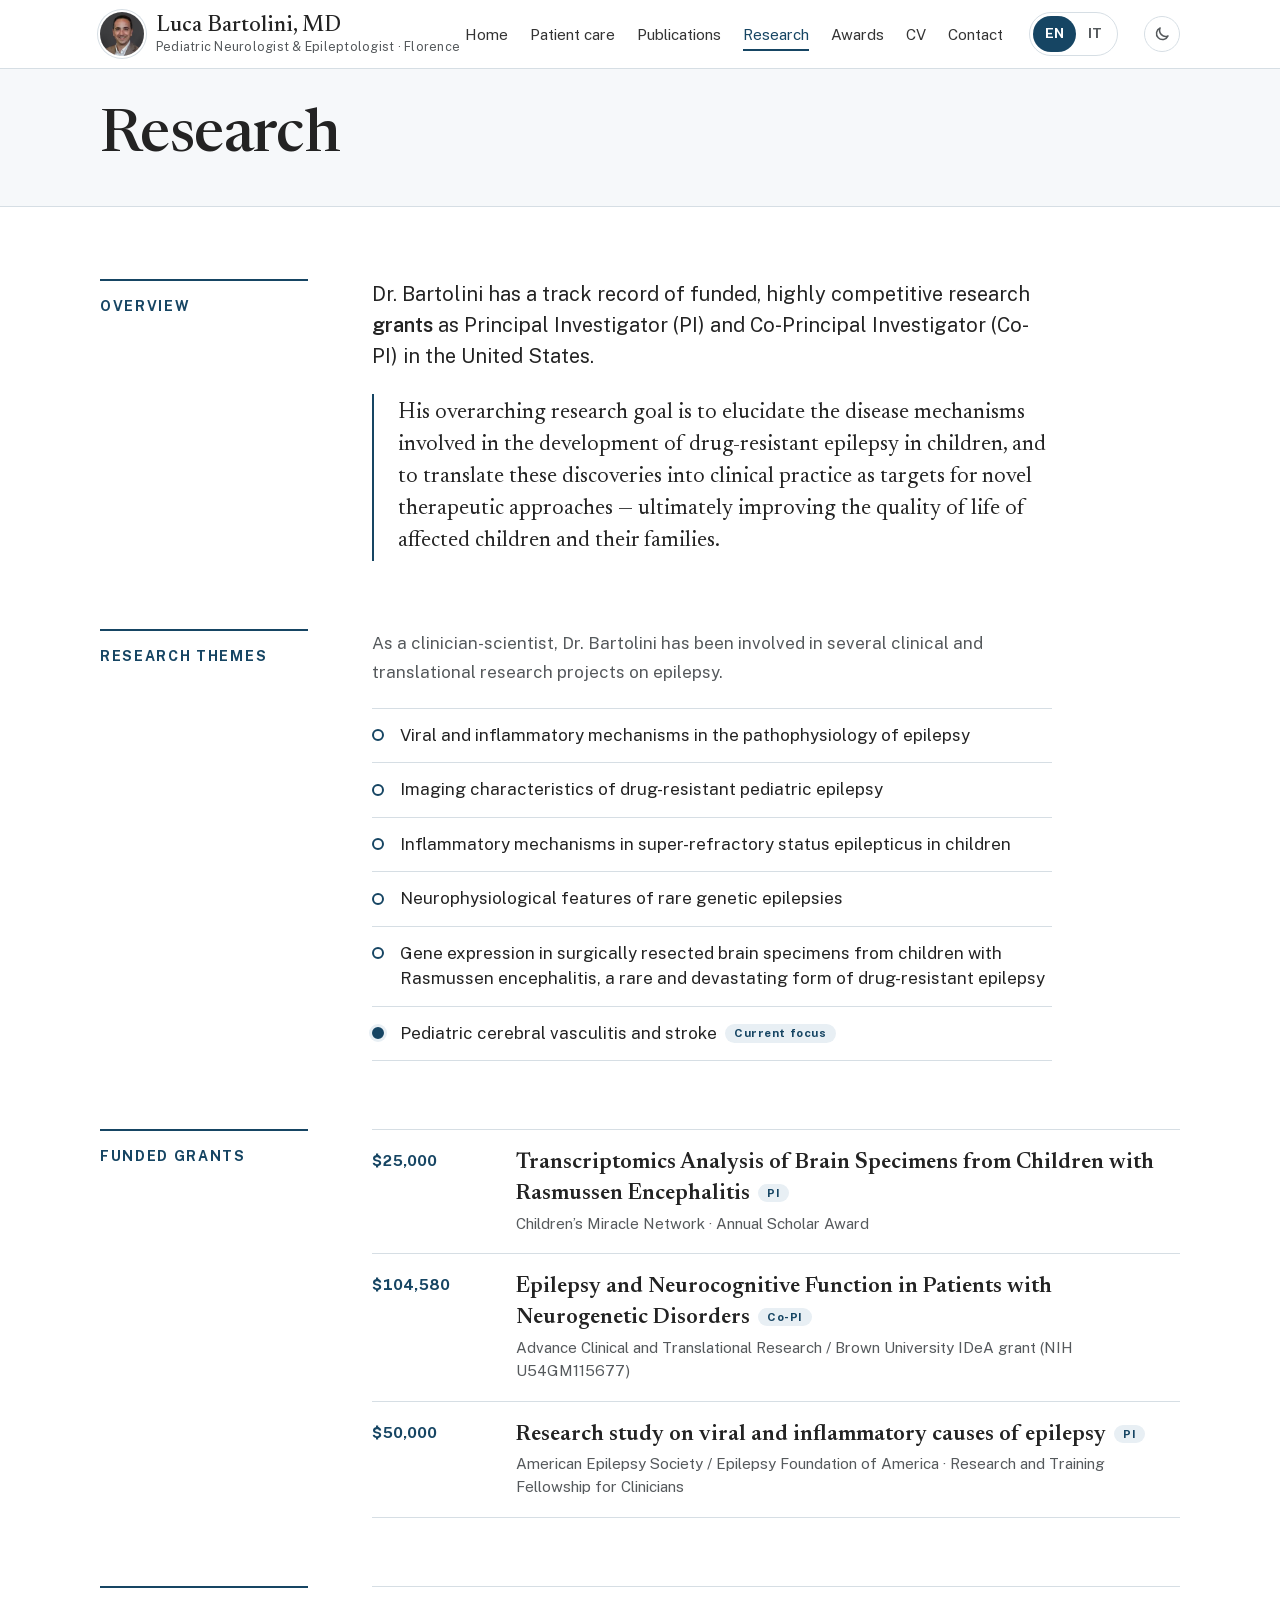
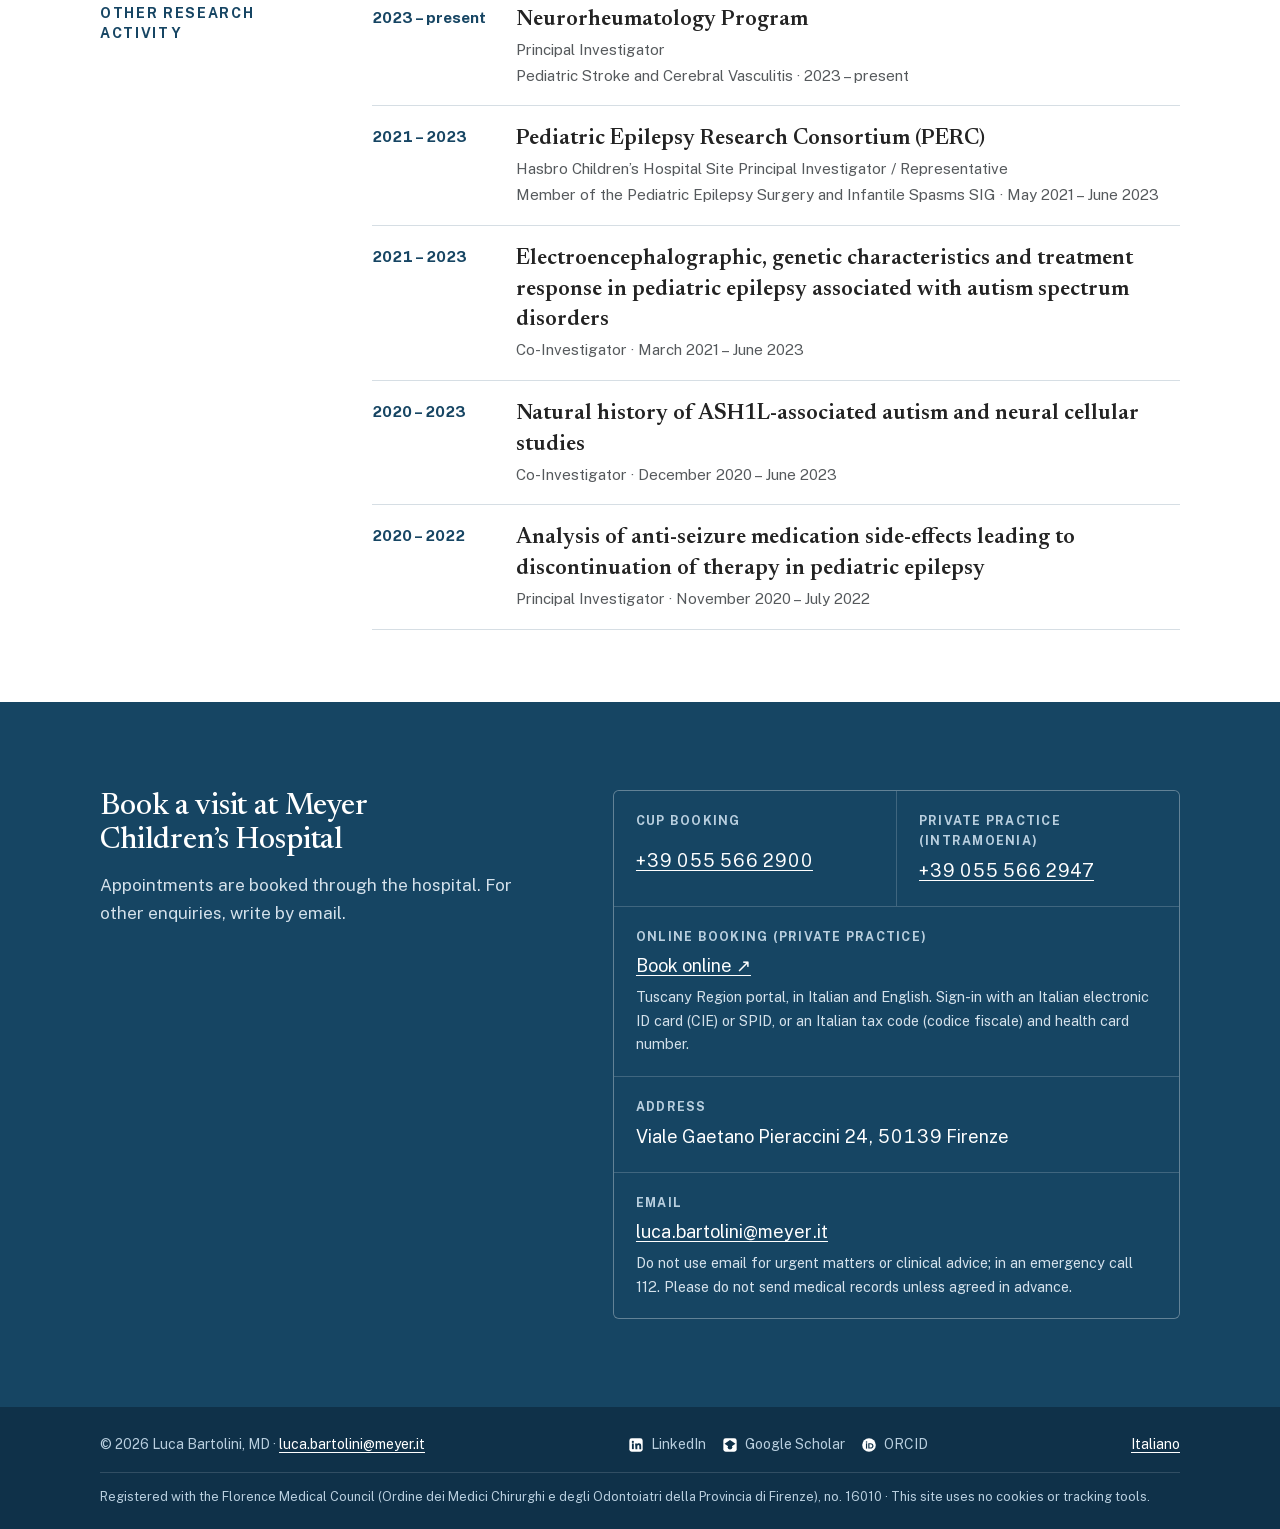
<file: research/index.html>
<!doctype html>
<html lang="en">
<head>
<meta charset="utf-8">
<meta name="viewport" content="width=device-width, initial-scale=1, viewport-fit=cover">
<script>try{var t=localStorage.getItem("theme");if(t==="dark"||t==="light")document.documentElement.setAttribute("data-theme",t)}catch(e){}</script>
<title>Research | Luca Bartolini, MD, FAAN, FAES – Epilepsy</title>
<meta name="description" content="Research by Luca Bartolini, MD, FAAN, FAES, NIH-trained and former Brown faculty: neuroinflammation and pediatric epilepsy, pediatric stroke, CNS vasculitis." />
<link rel="canonical" href="https://www.lucabartolinimd.com/research/" />
<meta property="og:locale" content="en_US" />
<meta property="og:type" content="article" />
<meta property="og:title" content="Research | Luca Bartolini, MD, FAAN, FAES – Epilepsy" />
<meta property="og:description" content="Research by Luca Bartolini, MD, FAAN, FAES, NIH-trained and former Brown faculty: neuroinflammation and pediatric epilepsy, pediatric stroke, CNS vasculitis." />
<meta property="og:url" content="https://www.lucabartolinimd.com/research/" />
<meta property="og:site_name" content="Luca Bartolini, MD" />
<meta property="article:modified_time" content="2026-11-08T00:00:00+00:00" />
<meta property="og:image" content="https://www.lucabartolinimd.com/assets/img/luca-bartolini-1024.jpg" />
<meta name="twitter:card" content="summary_large_image" />
<meta name="twitter:label1" content="Est. reading time" />
<meta name="twitter:data1" content="2 minutes" />
<script type="application/ld+json">{"@context":"https://schema.org","@graph":[{"@type":"WebPage","@id":"https://www.lucabartolinimd.com/research/","url":"https://www.lucabartolinimd.com/research/","name":"Research | Luca Bartolini, MD, FAAN, FAES – Epilepsy","isPartOf":{"@id":"https://www.lucabartolinimd.com/#website"},"primaryImageOfPage":{"@id":"https://www.lucabartolinimd.com/research/#primaryimage"},"image":{"@id":"https://www.lucabartolinimd.com/research/#primaryimage"},"thumbnailUrl":"https://www.lucabartolinimd.com/assets/img/luca-bartolini-1024.jpg","datePublished":"2023-12-12T09:46:37+00:00","dateModified":"2026-11-08T00:00:00+00:00","description":"Research by Luca Bartolini, MD, FAAN, FAES, NIH-trained and former Brown faculty: neuroinflammation and pediatric epilepsy, pediatric stroke, CNS vasculitis.","breadcrumb":{"@id":"https://www.lucabartolinimd.com/research/#breadcrumb"},"inLanguage":"en-US","potentialAction":[{"@type":"ReadAction","target":["https://www.lucabartolinimd.com/research/"]}]},{"@type":"ImageObject","inLanguage":"en-US","@id":"https://www.lucabartolinimd.com/research/#primaryimage","url":"https://www.lucabartolinimd.com/assets/img/luca-bartolini-1024.jpg","contentUrl":"https://www.lucabartolinimd.com/assets/img/luca-bartolini-1024.jpg","width":1024,"height":1536,"caption":"Luca Bartolini, MD, FAAN, FAES"},{"@type":"BreadcrumbList","@id":"https://www.lucabartolinimd.com/research/#breadcrumb","itemListElement":[{"@type":"ListItem","position":1,"name":"Home","item":"https://www.lucabartolinimd.com/"},{"@type":"ListItem","position":2,"name":"Home","item":"https://www.lucabartolinimd.com/"},{"@type":"ListItem","position":3,"name":"Research"}]},{"@type":"WebSite","@id":"https://www.lucabartolinimd.com/#website","url":"https://www.lucabartolinimd.com/","name":"Luca Bartolini, MD, FAAN, FAES","description":"Pediatric Neurologist and Epileptologist in Florence","publisher":{"@id":"https://www.lucabartolinimd.com/#/schema/person/4115e8d61b340ea2234ad80b020957fd"},"alternateName":"Prof. Luca Bartolini","inLanguage":"en-US"},{"@type":"Person","@id":"https://www.lucabartolinimd.com/#/schema/person/4115e8d61b340ea2234ad80b020957fd","name":"Luca Bartolini","honorificPrefix":"Prof.","honorificSuffix":"MD, FAAN, FAES","jobTitle":["Pediatric Neurologist and Epileptologist","Associate Professor of Child Neurology","Editor-in-Chief, Neurology: Clinical Practice"],"description":"Pediatric neurologist and epileptologist caring for children with complex neurological disorders, with a special focus on drug-resistant and rare genetic epilepsies.","url":"https://www.lucabartolinimd.com/","image":{"@type":"ImageObject","url":"https://www.lucabartolinimd.com/assets/img/luca-bartolini-1024.jpg","contentUrl":"https://www.lucabartolinimd.com/assets/img/luca-bartolini-1024.jpg","width":1024,"height":1536,"caption":"Luca Bartolini, MD, FAAN, FAES"},"email":"mailto:luca.bartolini@meyer.it","worksFor":{"@type":"Hospital","name":"Meyer Children’s Hospital IRCCS","url":"https://www.meyer.it","telephone":"+39 055 566 2900","address":{"@type":"PostalAddress","streetAddress":"Viale Gaetano Pieraccini, 24","postalCode":"50139","addressLocality":"Firenze","addressCountry":"IT"}},"affiliation":{"@type":"CollegeOrUniversity","name":"University of Florence","url":"https://www.unifi.it"},"alumniOf":{"@type":"CollegeOrUniversity","name":"University of Padova"},"award":["Fellow of the American Academy of Neurology (FAAN)","Fellow of the American Epilepsy Society (FAES)"],"knowsAbout":["Childhood epilepsy","Rare, drug-resistant neurogenetic conditions","Inflammatory disorders of the central nervous system","Pediatric stroke","Neurocritical care","Headache"],"knowsLanguage":["it","en"],"sameAs":["https://it.linkedin.com/in/lucabartolinimd","https://scholar.google.com/citations?user=W1sBHMkAAAAJ","https://orcid.org/0000-0003-2755-8218"]}]}</script>
<link rel="alternate" hreflang="en" href="https://www.lucabartolinimd.com/research/">
<link rel="alternate" hreflang="it" href="https://www.lucabartolinimd.com/it/ricerca/">
<link rel="alternate" hreflang="x-default" href="https://www.lucabartolinimd.com/research/">
<link rel="preload" href="../assets/fonts/public-sans-var.woff2" as="font" type="font/woff2" crossorigin>
<link rel="preload" href="../assets/fonts/newsreader-var.woff2" as="font" type="font/woff2" crossorigin>
<link rel="stylesheet" href="../assets/css/site.css?v=70cde932">
<link rel="icon" href="../assets/img/favicon-48.png" sizes="48x48" type="image/png">
<link rel="icon" href="../assets/img/favicon-96.png" sizes="96x96" type="image/png">
<link rel="icon" href="../assets/img/favicon-192.png" sizes="192x192" type="image/png">
<link rel="apple-touch-icon" href="../assets/img/icon-300.jpg">
<meta name="theme-color" content="#164563">
</head>
<body class="page-research">
<a class="skip" href="#main">Skip to content</a>
<header class="site-header">
  <div class="wrap">
    <a class="brand" href="../"><picture class="brand-photo"><source type="image/avif" srcset="../assets/img/headshot-thumb-128.avif 2x, ../assets/img/headshot-thumb-192.avif 3x"><img src="../assets/img/headshot-thumb-128.jpg" srcset="../assets/img/headshot-thumb-192.jpg 3x" alt="" width="44" height="44"></picture><strong>Luca Bartolini, MD</strong><span>Pediatric Neurologist &amp; Epileptologist · Florence</span></a>
    <nav class="nav" aria-label="Main">
      <ul id="site-menu"><li><span><a href="../">Home</a></span></li><li><a href="../patient-care/">Patient care</a></li><li><span><a href="../publications/">Publications</a></span></li><li><span><a href="./" aria-current="page">Research</a></span></li><li><span><a href="../awards/">Awards</a></span></li><li><span><a href="../cv/">CV</a></span></li><li><a href="../contacts/">Contact</a></li></ul>
      <div class="lang" role="group" aria-label="Language"><a href="./" lang="en" hreflang="en" aria-current="true">EN</a><a href="../it/ricerca/" lang="it" hreflang="it">IT</a></div>
      <button class="theme-btn" type="button" id="theme-btn" aria-pressed="false" aria-label="Dark mode" title="Dark mode"><svg class="moon" viewBox="0 0 24 24" aria-hidden="true" focusable="false"><path d="M20 14.5A8 8 0 0 1 9.5 4a8 8 0 1 0 10.5 10.5z" fill="none" stroke="currentColor" stroke-width="2" stroke-linejoin="round"/></svg><svg class="sun" viewBox="0 0 24 24" aria-hidden="true" focusable="false"><circle cx="12" cy="12" r="4" fill="none" stroke="currentColor" stroke-width="2"/><path d="M12 2v2.5M12 19.5V22M2 12h2.5M19.5 12H22M4.9 4.9l1.8 1.8M17.3 17.3l1.8 1.8M4.9 19.1l1.8-1.8M17.3 6.7l1.8-1.8" stroke="currentColor" stroke-width="2" stroke-linecap="round"/></svg></button>
      <button class="menu-btn" type="button" id="menu-btn" aria-controls="site-menu" aria-expanded="false" data-open="Menu" data-close="Close">Menu</button>
    </nav>
  </div>
</header>
<main id="main">
<section class="page-head"><div class="wrap"><div class="titles"><h1>Research</h1></div></div></section>
<section class="page-body no-toc"><div class="wrap"><div class="research"><section class="aw-section" aria-labelledby="overview"><h2 id="overview">Overview</h2><div class="rs-body"><p class="rs-lead">Dr. Bartolini has a track record of funded, highly competitive research <strong>grants</strong> as Principal Investigator (PI) and Co-Principal Investigator (Co-PI) in the United States.</p><blockquote class="rs-goal"><p>His overarching research goal is to elucidate the disease mechanisms involved in the development of drug-resistant epilepsy in children, and to translate these discoveries into clinical practice as targets for novel therapeutic approaches — ultimately improving the quality of life of affected children and their families.</p></blockquote></div></section><section class="aw-section" aria-labelledby="research-themes"><h2 id="research-themes">Research themes</h2><div class="rs-body"><p class="rs-intro">As a clinician-scientist, Dr. Bartolini has been involved in several clinical and translational research projects on epilepsy.</p><ul class="rs-themes"><li><span>Viral and inflammatory mechanisms in the pathophysiology of epilepsy</span></li><li><span>Imaging characteristics of drug-resistant pediatric epilepsy</span></li><li><span>Inflammatory mechanisms in super-refractory status epilepticus in children</span></li><li><span>Neurophysiological features of rare genetic epilepsies</span></li><li><span>Gene expression in surgically resected brain specimens from children with Rasmussen encephalitis, a rare and devastating form of drug-resistant epilepsy</span></li><li class="is-now"><span>Pediatric cerebral vasculitis and stroke<span class="rs-tag">Current focus</span></span></li></ul></div></section><section class="aw-section" aria-labelledby="funded-research-grants"><h2 id="funded-research-grants">Funded grants</h2><ol class="aw-list"><li class="aw-item"><p class="aw-when rs-amount">$25,000</p><div class="aw-what"><p class="aw-title">Transcriptomics Analysis of Brain Specimens from Children with Rasmussen Encephalitis<span class="rs-tag">PI</span></p><p class="aw-by">Children’s Miracle Network · Annual Scholar Award</p></div></li><li class="aw-item"><p class="aw-when rs-amount">$104,580</p><div class="aw-what"><p class="aw-title">Epilepsy and Neurocognitive Function in Patients with Neurogenetic Disorders<span class="rs-tag">Co-PI</span></p><p class="aw-by">Advance Clinical and Translational Research / Brown University IDeA grant (NIH U54GM115677)</p></div></li><li class="aw-item"><p class="aw-when rs-amount">$50,000</p><div class="aw-what"><p class="aw-title">Research study on viral and inflammatory causes of epilepsy<span class="rs-tag">PI</span></p><p class="aw-by">American Epilepsy Society / Epilepsy Foundation of America · Research and Training Fellowship for Clinicians</p></div></li></ol></section><section class="aw-section" aria-labelledby="other-research-activity"><h2 id="other-research-activity">Other research activity</h2><ol class="aw-list"><li class="aw-item"><p class="aw-when">2023 – present</p><div class="aw-what"><p class="aw-title">Neurorheumatology Program</p><p class="aw-by">Principal Investigator</p><p class="aw-desc">Pediatric Stroke and Cerebral Vasculitis · 2023 – present</p></div></li><li class="aw-item"><p class="aw-when">2021 – 2023</p><div class="aw-what"><p class="aw-title">Pediatric Epilepsy Research Consortium (PERC)</p><p class="aw-by">Hasbro Children’s Hospital Site Principal Investigator / Representative</p><p class="aw-desc">Member of the Pediatric Epilepsy Surgery and Infantile Spasms SIG · May 2021 – June 2023</p></div></li><li class="aw-item"><p class="aw-when">2021 – 2023</p><div class="aw-what"><p class="aw-title">Electroencephalographic, genetic characteristics and treatment response in pediatric epilepsy associated with autism spectrum disorders</p><p class="aw-by">Co-Investigator · March 2021 – June 2023</p></div></li><li class="aw-item"><p class="aw-when">2020 – 2023</p><div class="aw-what"><p class="aw-title">Natural history of ASH1L-associated autism and neural cellular studies</p><p class="aw-by">Co-Investigator · December 2020 – June 2023</p></div></li><li class="aw-item"><p class="aw-when">2020 – 2022</p><div class="aw-what"><p class="aw-title">Analysis of anti-seizure medication side-effects leading to discontinuation of therapy in pediatric epilepsy</p><p class="aw-by">Principal Investigator · November 2020 – July 2022</p></div></li></ol></section></div></div></section>
</main>
<section class="appt" id="appointments" aria-labelledby="appt-h">
  <div class="wrap">
    <div>
      <h2 id="appt-h">Book a visit at Meyer Children’s Hospital</h2>
      <p class="sub">Appointments are booked through the hospital. For other enquiries, write by email.</p>
    </div>
    <div class="contact-grid">
      <div><span class="k">CUP booking</span><span class="v"><a href="tel:+390555662900">+39 055 566 2900</a></span></div>
      <div><span class="k">Private practice (intramoenia)</span><span class="v"><a href="tel:+390555662947">+39 055 566 2947</a></span></div>
      <div class="full"><span class="k">Online booking (private practice)</span><span class="v"><a href="https://liberaprofessione.sanita.toscana.it/plp/login" target="_blank" rel="noopener">Book online ↗<span class="sr-only"> (opens in a new tab)</span></a></span><span class="h">Tuscany Region portal, in Italian and English. Sign-in with an Italian electronic ID card (CIE) or SPID, or an Italian tax code (codice fiscale) and health card number.</span></div>
      <div class="full"><span class="k">Address</span><span class="v">Viale Gaetano Pieraccini 24, 50139 Firenze</span></div>
      <div class="full"><span class="k">Email</span><span class="v"><a href="mailto:luca.bartolini@meyer.it">luca.bartolini@meyer.it</a></span><span class="h">Do not use email for urgent matters or clinical advice; in an emergency call 112. Please do not send medical records unless agreed in advance.</span></div>
    </div>
  </div>
</section>
<footer class="site-footer"><div class="wrap"><span>© 2026 Luca Bartolini, MD · <a href="mailto:luca.bartolini@meyer.it">luca.bartolini@meyer.it</a></span><ul class="profiles on-dark" aria-label="Profiles"><li><span><a href="https://it.linkedin.com/in/lucabartolinimd" target="_blank" rel="noopener me"><svg class="ico" viewBox="0 0 24 24" aria-hidden="true" focusable="false"><rect x="2" y="2" width="20" height="20" rx="3.5" fill="currentColor"/><circle cx="7.3" cy="7.4" r="1.65" fill="var(--icon-cut)"/><rect x="5.9" y="9.7" width="2.8" height="8.5" fill="var(--icon-cut)"/><path d="M10.7 9.7h2.7v1.2c.4-.8 1.5-1.5 3-1.5 2.9 0 3.4 1.9 3.4 4.3v4.5H17v-4c0-1 0-2.3-1.4-2.3s-1.6 1.1-1.6 2.2v4.1h-2.8z" fill="var(--icon-cut)"/></svg><span>LinkedIn</span><span class="sr-only"> (opens in a new tab)</span></a></span></li><li><span><a href="https://scholar.google.com/citations?user=W1sBHMkAAAAJ&amp;hl=en" target="_blank" rel="noopener me"><svg class="ico" viewBox="0 0 24 24" aria-hidden="true" focusable="false"><rect x="2" y="2" width="20" height="20" rx="3.5" fill="currentColor"/><circle cx="12" cy="15.2" r="3.4" fill="var(--icon-cut)"/><path d="M12 4.6 3.8 10.2 12 15.6l8.2-5.4z" fill="var(--icon-cut)"/></svg><span>Google Scholar</span><span class="sr-only"> (opens in a new tab)</span></a></span></li><li><a href="https://orcid.org/0000-0003-2755-8218" target="_blank" rel="noopener me"><svg class="ico" viewBox="0 0 24 24" aria-hidden="true" focusable="false"><circle cx="12" cy="12" r="10.2" fill="currentColor"/><circle cx="8.3" cy="7.5" r="1.15" fill="var(--icon-cut)"/><rect x="7.4" y="9.4" width="1.8" height="8" fill="var(--icon-cut)"/><path fill-rule="evenodd" d="M10.9 9.4h3.3c3 0 4.5 2.1 4.5 4s-1.6 4-4.5 4h-3.3zm1.8 1.6v4.8h1.4c2 0 2.8-1.3 2.8-2.4 0-1.2-.8-2.4-2.8-2.4z" fill="var(--icon-cut)"/></svg><span>ORCID</span><span class="sr-only"> (opens in a new tab)</span></a></li></ul><span><a href="../it/ricerca/" lang="it">Italiano</a></span><p class="legal">Registered with the Florence Medical Council (Ordine dei Medici Chirurghi e degli Odontoiatri della Provincia di Firenze), no. 16010 · This site uses no cookies or tracking tools.</p></div></footer>
<script src="../assets/js/site.js?v=41d73897" defer></script>
</body>
</html>
</file>
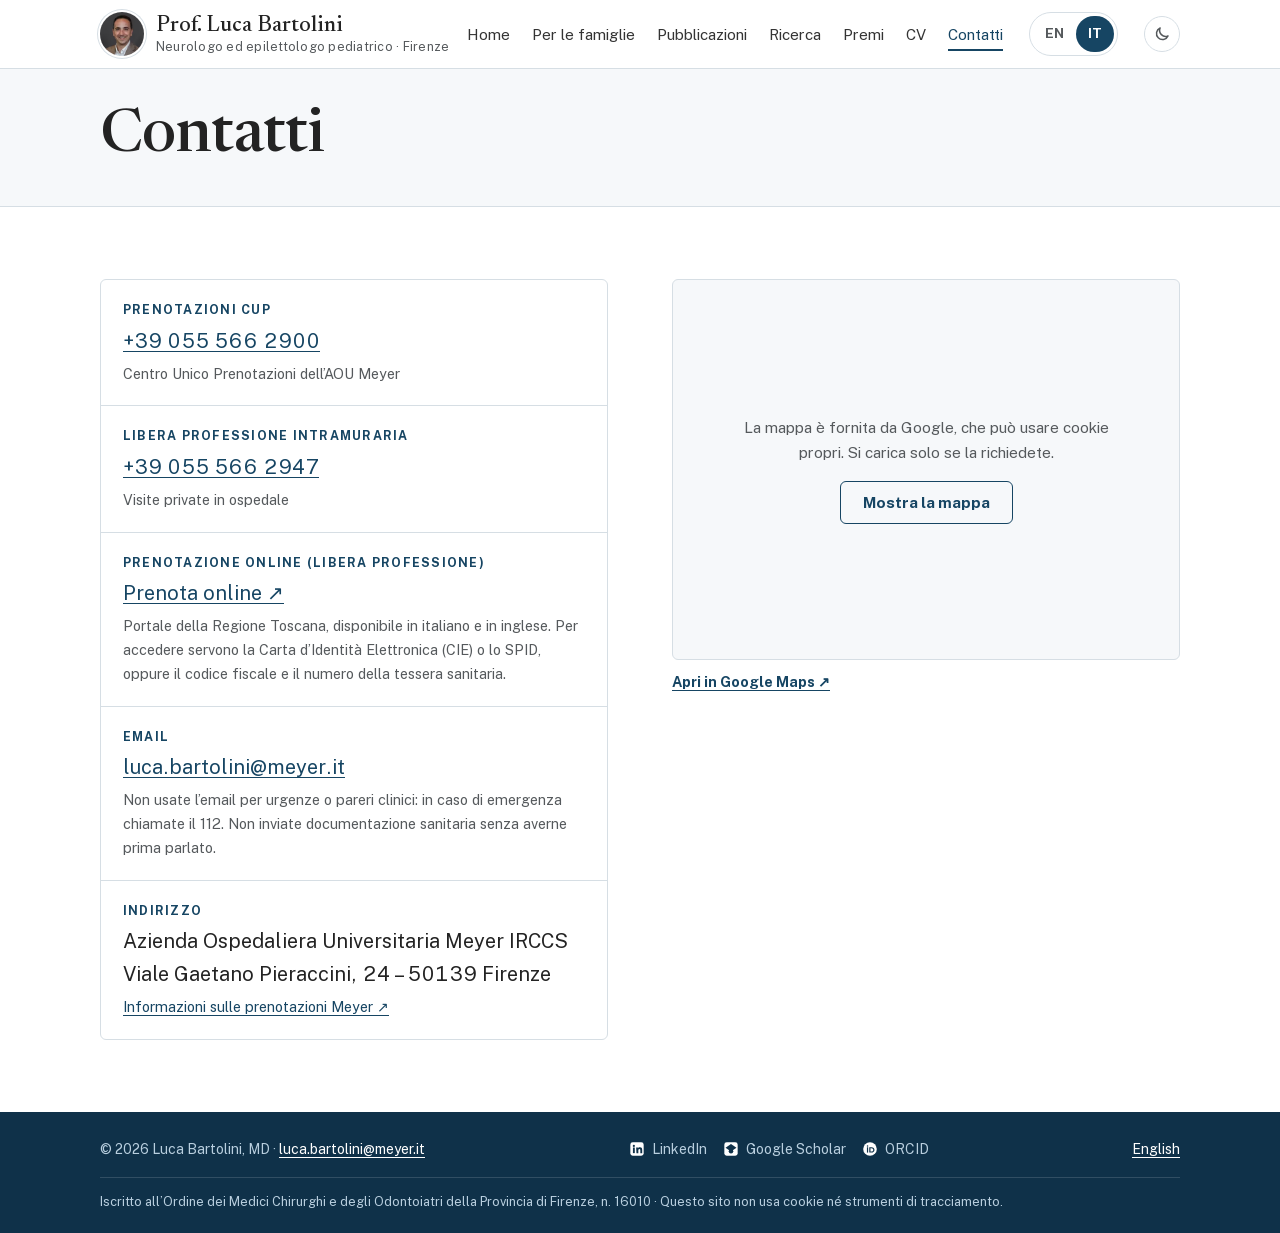
<file: it/contatti/index.html>
<!doctype html>
<html lang="it">
<head>
<meta charset="utf-8">
<meta name="viewport" content="width=device-width, initial-scale=1, viewport-fit=cover">
<script>try{var t=localStorage.getItem("theme");if(t==="dark"||t==="light")document.documentElement.setAttribute("data-theme",t)}catch(e){}</script>
<title>Prenota una visita | Prof. Luca Bartolini – Meyer Firenze</title>
<meta name="description" content="Prenota una visita con il Prof. Luca Bartolini, neurologo pediatrico all’Ospedale Meyer di Firenze: numeri CUP e libera professione, email e mappa." />
<link rel="canonical" href="https://www.lucabartolinimd.com/it/contatti/" />
<meta property="og:locale" content="it_IT" />
<meta property="og:type" content="article" />
<meta property="og:title" content="Prenota una visita | Prof. Luca Bartolini – Meyer Firenze" />
<meta property="og:description" content="Prenota una visita con il Prof. Luca Bartolini, neurologo pediatrico all’Ospedale Meyer di Firenze: numeri CUP e libera professione, email e mappa." />
<meta property="og:url" content="https://www.lucabartolinimd.com/it/contatti/" />
<meta property="og:site_name" content="Luca Bartolini, MD" />
<meta property="article:modified_time" content="2026-11-08T00:00:00+00:00" />
<meta property="og:image" content="https://www.lucabartolinimd.com/assets/img/luca-bartolini-1024.jpg" />
<meta name="twitter:card" content="summary_large_image" />
<meta name="twitter:label1" content="Tempo di lettura stimato" />
<meta name="twitter:data1" content="1 minuto" />
<script type="application/ld+json">{"@context":"https://schema.org","@graph":[{"@type":"WebPage","@id":"https://www.lucabartolinimd.com/it/contatti/","url":"https://www.lucabartolinimd.com/it/contatti/","name":"Prenota una visita | Prof. Luca Bartolini – Meyer Firenze","isPartOf":{"@id":"https://www.lucabartolinimd.com/it/#website"},"primaryImageOfPage":{"@id":"https://www.lucabartolinimd.com/it/contatti/#primaryimage"},"image":{"@id":"https://www.lucabartolinimd.com/it/contatti/#primaryimage"},"thumbnailUrl":"https://www.lucabartolinimd.com/assets/img/luca-bartolini-1024.jpg","datePublished":"2023-12-10T12:01:20+00:00","dateModified":"2026-11-08T00:00:00+00:00","description":"Prenota una visita con il Prof. Luca Bartolini, neurologo pediatrico all’Ospedale Meyer di Firenze: numeri CUP e libera professione, email e mappa.","breadcrumb":{"@id":"https://www.lucabartolinimd.com/it/contatti/#breadcrumb"},"inLanguage":"it-IT","potentialAction":[{"@type":"ReadAction","target":["https://www.lucabartolinimd.com/it/contatti/"]}]},{"@type":"ImageObject","inLanguage":"it-IT","@id":"https://www.lucabartolinimd.com/it/contatti/#primaryimage","url":"https://www.lucabartolinimd.com/assets/img/luca-bartolini-1024.jpg","contentUrl":"https://www.lucabartolinimd.com/assets/img/luca-bartolini-1024.jpg","caption":"Luca Bartolini, MD, FAAN, FAES","width":1024,"height":1536},{"@type":"BreadcrumbList","@id":"https://www.lucabartolinimd.com/it/contatti/#breadcrumb","itemListElement":[{"@type":"ListItem","position":1,"name":"Home","item":"https://www.lucabartolinimd.com/it/"},{"@type":"ListItem","position":2,"name":"Home","item":"https://www.lucabartolinimd.com/it/"},{"@type":"ListItem","position":3,"name":"Contatti"}]},{"@type":"WebSite","@id":"https://www.lucabartolinimd.com/it/#website","url":"https://www.lucabartolinimd.com/it/","name":"Luca Bartolini, MD, FAAN, FAES","description":"Pediatric Neurologist and Epileptologist in Florence","publisher":{"@id":"https://www.lucabartolinimd.com/#/schema/person/4115e8d61b340ea2234ad80b020957fd"},"alternateName":"Prof. Luca Bartolini","inLanguage":"it-IT"},{"@type":"Person","@id":"https://www.lucabartolinimd.com/#/schema/person/4115e8d61b340ea2234ad80b020957fd","name":"Luca Bartolini","honorificPrefix":"Prof.","honorificSuffix":"MD, FAAN, FAES","jobTitle":["Neurologo ed epilettologo pediatrico","Professore Associato di Neuropsichiatria Infantile","Direttore di rivista scientifica, Neurology: Clinical Practice"],"description":"Neurologo ed epilettologo pediatrico, si occupa di bambini con disturbi neurologici complessi, in particolare di epilessie farmacoresistenti e genetiche rare.","url":"https://www.lucabartolinimd.com/it/","image":{"@type":"ImageObject","url":"https://www.lucabartolinimd.com/assets/img/luca-bartolini-1024.jpg","contentUrl":"https://www.lucabartolinimd.com/assets/img/luca-bartolini-1024.jpg","width":1024,"height":1536,"caption":"Luca Bartolini, MD, FAAN, FAES"},"email":"mailto:luca.bartolini@meyer.it","worksFor":{"@type":"Hospital","name":"Azienda Ospedaliera Universitaria Meyer IRCCS","url":"https://www.meyer.it","telephone":"+39 055 566 2900","address":{"@type":"PostalAddress","streetAddress":"Viale Gaetano Pieraccini, 24","postalCode":"50139","addressLocality":"Firenze","addressCountry":"IT"}},"affiliation":{"@type":"CollegeOrUniversity","name":"Università degli Studi di Firenze","url":"https://www.unifi.it"},"alumniOf":{"@type":"CollegeOrUniversity","name":"Università degli Studi di Padova"},"award":["Fellow of the American Academy of Neurology (FAAN)","Fellow of the American Epilepsy Society (FAES)"],"knowsAbout":["Epilessia pediatrica","Epilessie farmacoresistenti e malattie neurogenetiche rare","Malattie infiammatorie del sistema nervoso centrale","Ictus pediatrico e malattie cerebrovascolari","Neurologia dell’emergenza","Cefalea"],"knowsLanguage":["it","en"],"sameAs":["https://it.linkedin.com/in/lucabartolinimd","https://scholar.google.com/citations?user=W1sBHMkAAAAJ","https://orcid.org/0000-0003-2755-8218"]}]}</script>
<link rel="alternate" hreflang="en" href="https://www.lucabartolinimd.com/contacts/">
<link rel="alternate" hreflang="it" href="https://www.lucabartolinimd.com/it/contatti/">
<link rel="alternate" hreflang="x-default" href="https://www.lucabartolinimd.com/contacts/">
<link rel="preload" href="../../assets/fonts/public-sans-var.woff2" as="font" type="font/woff2" crossorigin>
<link rel="preload" href="../../assets/fonts/newsreader-var.woff2" as="font" type="font/woff2" crossorigin>
<link rel="stylesheet" href="../../assets/css/site.css?v=70cde932">
<link rel="icon" href="../../assets/img/favicon-48.png" sizes="48x48" type="image/png">
<link rel="icon" href="../../assets/img/favicon-96.png" sizes="96x96" type="image/png">
<link rel="icon" href="../../assets/img/favicon-192.png" sizes="192x192" type="image/png">
<link rel="apple-touch-icon" href="../../assets/img/icon-300.jpg">
<meta name="theme-color" content="#164563">
</head>
<body>
<a class="skip" href="#main">Vai al contenuto</a>
<header class="site-header">
  <div class="wrap">
    <a class="brand" href="../"><picture class="brand-photo"><source type="image/avif" srcset="../../assets/img/headshot-thumb-128.avif 2x, ../../assets/img/headshot-thumb-192.avif 3x"><img src="../../assets/img/headshot-thumb-128.jpg" srcset="../../assets/img/headshot-thumb-192.jpg 3x" alt="" width="44" height="44"></picture><strong>Prof. <span class="nm">Luca Bartolini</span></strong><span>Neurologo ed epilettologo pediatrico · Firenze</span></a>
    <nav class="nav" aria-label="Principale">
      <ul id="site-menu"><li><a href="../">Home</a></li><li><a href="../per-le-famiglie/">Per le famiglie</a></li><li><a href="../pubblicazioni/">Pubblicazioni</a></li><li><a href="../ricerca/">Ricerca</a></li><li><a href="../premi/">Premi</a></li><li><a href="../cv/">CV</a></li><li><a href="./" aria-current="page">Contatti</a></li></ul>
      <div class="lang" role="group" aria-label="Lingua"><a href="../../contacts/" lang="en" hreflang="en">EN</a><a href="./" lang="it" hreflang="it" aria-current="true">IT</a></div>
      <button class="theme-btn" type="button" id="theme-btn" aria-pressed="false" aria-label="Tema scuro" title="Tema scuro"><svg class="moon" viewBox="0 0 24 24" aria-hidden="true" focusable="false"><path d="M20 14.5A8 8 0 0 1 9.5 4a8 8 0 1 0 10.5 10.5z" fill="none" stroke="currentColor" stroke-width="2" stroke-linejoin="round"/></svg><svg class="sun" viewBox="0 0 24 24" aria-hidden="true" focusable="false"><circle cx="12" cy="12" r="4" fill="none" stroke="currentColor" stroke-width="2"/><path d="M12 2v2.5M12 19.5V22M2 12h2.5M19.5 12H22M4.9 4.9l1.8 1.8M17.3 17.3l1.8 1.8M4.9 19.1l1.8-1.8M17.3 6.7l1.8-1.8" stroke="currentColor" stroke-width="2" stroke-linecap="round"/></svg></button>
      <button class="menu-btn" type="button" id="menu-btn" aria-controls="site-menu" aria-expanded="false" data-open="Menu" data-close="Chiudi">Menu</button>
    </nav>
  </div>
</header>
<main id="main">
<section class="page-head"><div class="wrap"><div class="titles"><h1>Contatti</h1></div></div></section>
<section class="page-body no-toc"><div class="wrap"><div class="contact-layout">
  <div class="contact-list">
    <div><span class="k">Prenotazioni CUP</span><span class="v"><a href="tel:+390555662900">+39 055 566 2900</a></span><span class="h">Centro Unico Prenotazioni dell’AOU Meyer</span></div>
    <div><span class="k">Libera professione intramuraria</span><span class="v"><a href="tel:+390555662947">+39 055 566 2947</a></span><span class="h">Visite private in ospedale</span></div>
    <div><span class="k">Prenotazione online (libera professione)</span><span class="v"><a href="https://liberaprofessione.sanita.toscana.it/plp/login" target="_blank" rel="noopener">Prenota online ↗<span class="sr-only"> (si apre in una nuova scheda)</span></a></span><span class="h">Portale della Regione Toscana, disponibile in italiano e in inglese. Per accedere servono la Carta d’Identità Elettronica (CIE) o lo SPID, oppure il codice fiscale e il numero della tessera sanitaria.</span></div>
    <div><span class="k">Email</span><span class="v"><a href="mailto:luca.bartolini@meyer.it">luca.bartolini@meyer.it</a></span><span class="h">Non usate l’email per urgenze o pareri clinici: in caso di emergenza chiamate il 112. Non inviate documentazione sanitaria senza averne prima parlato.</span></div>
    <div><span class="k">Indirizzo</span><span class="v">Azienda Ospedaliera Universitaria Meyer IRCCS<br>Viale Gaetano Pieraccini, 24 – 50139 Firenze</span><span class="h"><a href="https://www.meyer.it/ospedale/contatti-e-servizi/27-prenotazioni" target="_blank" rel="noopener">Informazioni sulle prenotazioni Meyer ↗<span class="sr-only"> (si apre in una nuova scheda)</span></a></span></div>
  </div>
  <div class="map">
    <div class="map-frame" data-src="https://maps.google.com/maps?q=Viale%20Gaetano%20Pieraccini%2024%2C%20Firenze&t=m&z=11&output=embed&iwloc=near" data-title="Map: Viale Gaetano Pieraccini 24, Firenze"><p>La mappa è fornita da Google, che può usare cookie propri. Si carica solo se la richiedete.</p><button type="button" class="btn btn-ghost map-load">Mostra la mappa</button></div>
    <a href="https://www.google.com/maps/search/?api=1&query=Viale+Gaetano+Pieraccini+24+Firenze" target="_blank" rel="noopener">Apri in Google Maps ↗<span class="sr-only"> (si apre in una nuova scheda)</span></a>
  </div>
</div></div></section>
</main>
<footer class="site-footer"><div class="wrap"><span>© 2026 Luca Bartolini, MD · <a href="mailto:luca.bartolini@meyer.it">luca.bartolini@meyer.it</a></span><ul class="profiles on-dark" aria-label="Profili"><li><a href="https://it.linkedin.com/in/lucabartolinimd" target="_blank" rel="noopener me"><svg class="ico" viewBox="0 0 24 24" aria-hidden="true" focusable="false"><rect x="2" y="2" width="20" height="20" rx="3.5" fill="currentColor"/><circle cx="7.3" cy="7.4" r="1.65" fill="var(--icon-cut)"/><rect x="5.9" y="9.7" width="2.8" height="8.5" fill="var(--icon-cut)"/><path d="M10.7 9.7h2.7v1.2c.4-.8 1.5-1.5 3-1.5 2.9 0 3.4 1.9 3.4 4.3v4.5H17v-4c0-1 0-2.3-1.4-2.3s-1.6 1.1-1.6 2.2v4.1h-2.8z" fill="var(--icon-cut)"/></svg><span>LinkedIn</span><span class="sr-only"> (si apre in una nuova scheda)</span></a></li><li><a href="https://scholar.google.com/citations?user=W1sBHMkAAAAJ&amp;hl=it" target="_blank" rel="noopener me"><svg class="ico" viewBox="0 0 24 24" aria-hidden="true" focusable="false"><rect x="2" y="2" width="20" height="20" rx="3.5" fill="currentColor"/><circle cx="12" cy="15.2" r="3.4" fill="var(--icon-cut)"/><path d="M12 4.6 3.8 10.2 12 15.6l8.2-5.4z" fill="var(--icon-cut)"/></svg><span>Google Scholar</span><span class="sr-only"> (si apre in una nuova scheda)</span></a></li><li><a href="https://orcid.org/0000-0003-2755-8218" target="_blank" rel="noopener me"><svg class="ico" viewBox="0 0 24 24" aria-hidden="true" focusable="false"><circle cx="12" cy="12" r="10.2" fill="currentColor"/><circle cx="8.3" cy="7.5" r="1.15" fill="var(--icon-cut)"/><rect x="7.4" y="9.4" width="1.8" height="8" fill="var(--icon-cut)"/><path fill-rule="evenodd" d="M10.9 9.4h3.3c3 0 4.5 2.1 4.5 4s-1.6 4-4.5 4h-3.3zm1.8 1.6v4.8h1.4c2 0 2.8-1.3 2.8-2.4 0-1.2-.8-2.4-2.8-2.4z" fill="var(--icon-cut)"/></svg><span>ORCID</span><span class="sr-only"> (si apre in una nuova scheda)</span></a></li></ul><span><a href="../../contacts/" lang="en">English</a></span><p class="legal">Iscritto all’Ordine dei Medici Chirurghi e degli Odontoiatri della Provincia di Firenze, n. 16010 · Questo sito non usa cookie né strumenti di tracciamento.</p></div></footer>
<script src="../../assets/js/site.js?v=41d73897" defer></script>
</body>
</html>
</file>
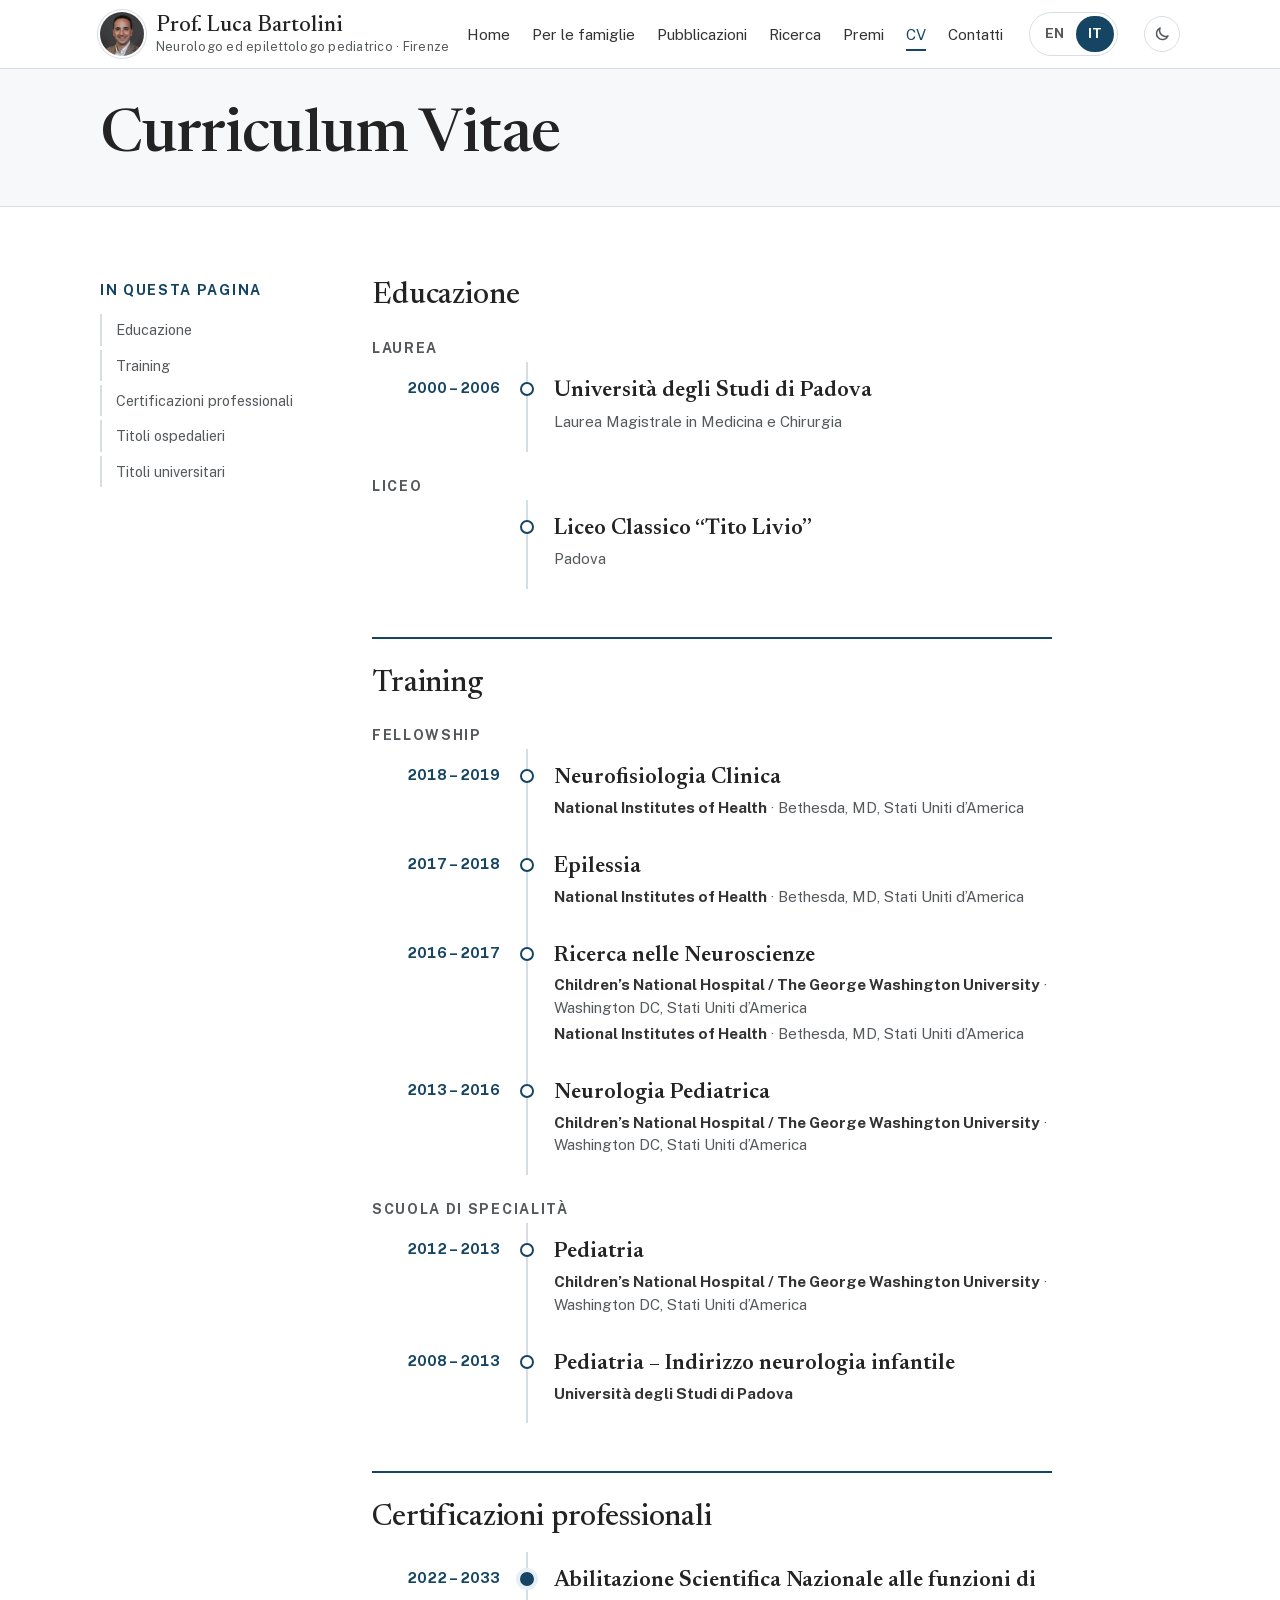
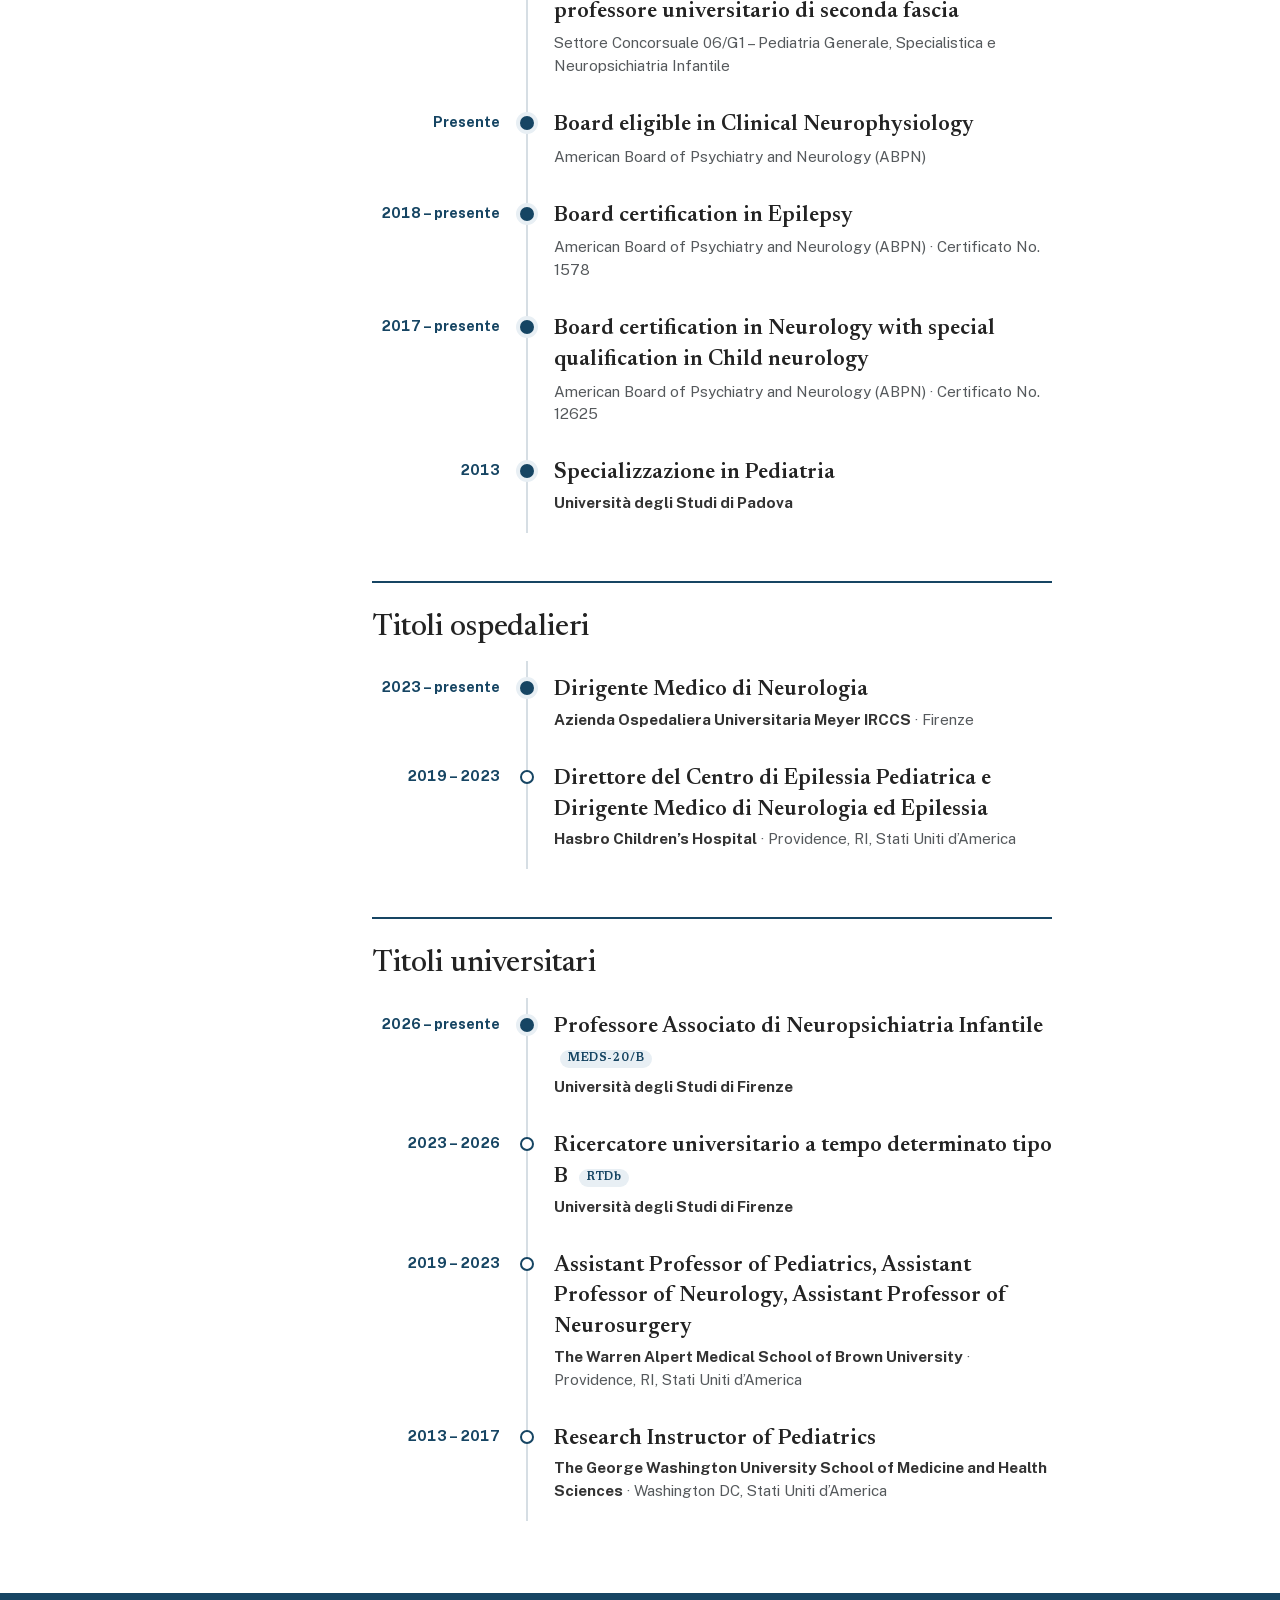
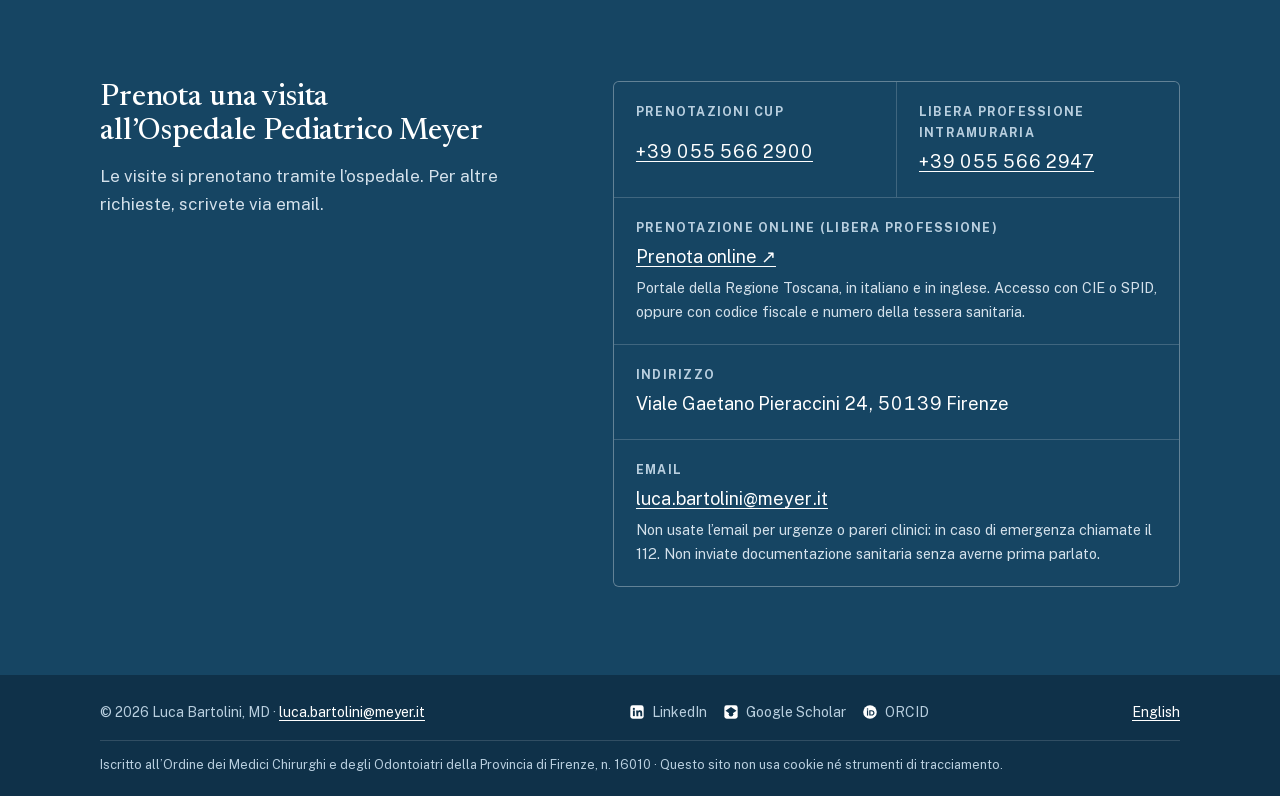
<file: it/cv/index.html>
<!doctype html>
<html lang="it">
<head>
<meta charset="utf-8">
<meta name="viewport" content="width=device-width, initial-scale=1, viewport-fit=cover">
<script>try{var t=localStorage.getItem("theme");if(t==="dark"||t==="light")document.documentElement.setAttribute("data-theme",t)}catch(e){}</script>
<title>Curriculum | Prof. Luca Bartolini – Università di Firenze</title>
<meta name="description" content="CV del Prof. Luca Bartolini, Professore Associato all’Università di Firenze e neurologo al Meyer con 13 anni di esperienza in USA" />
<link rel="canonical" href="https://www.lucabartolinimd.com/it/cv/" />
<meta property="og:locale" content="it_IT" />
<meta property="og:type" content="article" />
<meta property="og:title" content="Curriculum | Prof. Luca Bartolini – Università di Firenze" />
<meta property="og:description" content="CV del Prof. Luca Bartolini, Professore Associato all’Università di Firenze e neurologo al Meyer con 13 anni di esperienza in USA" />
<meta property="og:url" content="https://www.lucabartolinimd.com/it/cv/" />
<meta property="og:site_name" content="Luca Bartolini, MD" />
<meta property="article:modified_time" content="2026-11-08T00:00:00+00:00" />
<meta property="og:image" content="https://www.lucabartolinimd.com/assets/img/luca-bartolini-1024.jpg" />
<meta name="twitter:card" content="summary_large_image" />
<meta name="twitter:label1" content="Tempo di lettura stimato" />
<meta name="twitter:data1" content="2 minuti" />
<script type="application/ld+json">{"@context":"https://schema.org","@graph":[{"@type":"WebPage","@id":"https://www.lucabartolinimd.com/it/cv/","url":"https://www.lucabartolinimd.com/it/cv/","name":"Curriculum | Prof. Luca Bartolini – Università di Firenze","isPartOf":{"@id":"https://www.lucabartolinimd.com/it/#website"},"primaryImageOfPage":{"@id":"https://www.lucabartolinimd.com/it/cv/#primaryimage"},"image":{"@id":"https://www.lucabartolinimd.com/it/cv/#primaryimage"},"thumbnailUrl":"https://www.lucabartolinimd.com/assets/img/luca-bartolini-1024.jpg","datePublished":"2023-12-12T12:09:45+00:00","dateModified":"2026-11-08T00:00:00+00:00","description":"CV del Prof. Luca Bartolini, Professore Associato all’Università di Firenze e neurologo al Meyer con 13 anni di esperienza in USA","breadcrumb":{"@id":"https://www.lucabartolinimd.com/it/cv/#breadcrumb"},"inLanguage":"it-IT","potentialAction":[{"@type":"ReadAction","target":["https://www.lucabartolinimd.com/it/cv/"]}]},{"@type":"ImageObject","inLanguage":"it-IT","@id":"https://www.lucabartolinimd.com/it/cv/#primaryimage","url":"https://www.lucabartolinimd.com/assets/img/luca-bartolini-1024.jpg","contentUrl":"https://www.lucabartolinimd.com/assets/img/luca-bartolini-1024.jpg","caption":"Luca Bartolini, MD, FAAN, FAES","width":1024,"height":1536},{"@type":"BreadcrumbList","@id":"https://www.lucabartolinimd.com/it/cv/#breadcrumb","itemListElement":[{"@type":"ListItem","position":1,"name":"Home","item":"https://www.lucabartolinimd.com/it/"},{"@type":"ListItem","position":2,"name":"Home","item":"https://www.lucabartolinimd.com/it/"},{"@type":"ListItem","position":3,"name":"CV"}]},{"@type":"WebSite","@id":"https://www.lucabartolinimd.com/it/#website","url":"https://www.lucabartolinimd.com/it/","name":"Luca Bartolini, MD, FAAN, FAES","description":"Pediatric Neurologist and Epileptologist in Florence","publisher":{"@id":"https://www.lucabartolinimd.com/#/schema/person/4115e8d61b340ea2234ad80b020957fd"},"alternateName":"Prof. Luca Bartolini","inLanguage":"it-IT"},{"@type":"Person","@id":"https://www.lucabartolinimd.com/#/schema/person/4115e8d61b340ea2234ad80b020957fd","name":"Luca Bartolini","honorificPrefix":"Prof.","honorificSuffix":"MD, FAAN, FAES","jobTitle":["Neurologo ed epilettologo pediatrico","Professore Associato di Neuropsichiatria Infantile","Direttore di rivista scientifica, Neurology: Clinical Practice"],"description":"Neurologo ed epilettologo pediatrico, si occupa di bambini con disturbi neurologici complessi, in particolare di epilessie farmacoresistenti e genetiche rare.","url":"https://www.lucabartolinimd.com/it/","image":{"@type":"ImageObject","url":"https://www.lucabartolinimd.com/assets/img/luca-bartolini-1024.jpg","contentUrl":"https://www.lucabartolinimd.com/assets/img/luca-bartolini-1024.jpg","width":1024,"height":1536,"caption":"Luca Bartolini, MD, FAAN, FAES"},"email":"mailto:luca.bartolini@meyer.it","worksFor":{"@type":"Hospital","name":"Azienda Ospedaliera Universitaria Meyer IRCCS","url":"https://www.meyer.it","telephone":"+39 055 566 2900","address":{"@type":"PostalAddress","streetAddress":"Viale Gaetano Pieraccini, 24","postalCode":"50139","addressLocality":"Firenze","addressCountry":"IT"}},"affiliation":{"@type":"CollegeOrUniversity","name":"Università degli Studi di Firenze","url":"https://www.unifi.it"},"alumniOf":{"@type":"CollegeOrUniversity","name":"Università degli Studi di Padova"},"award":["Fellow of the American Academy of Neurology (FAAN)","Fellow of the American Epilepsy Society (FAES)"],"knowsAbout":["Epilessia pediatrica","Epilessie farmacoresistenti e malattie neurogenetiche rare","Malattie infiammatorie del sistema nervoso centrale","Ictus pediatrico e malattie cerebrovascolari","Neurologia dell’emergenza","Cefalea"],"knowsLanguage":["it","en"],"sameAs":["https://it.linkedin.com/in/lucabartolinimd","https://scholar.google.com/citations?user=W1sBHMkAAAAJ","https://orcid.org/0000-0003-2755-8218"]}]}</script>
<link rel="alternate" hreflang="en" href="https://www.lucabartolinimd.com/cv/">
<link rel="alternate" hreflang="it" href="https://www.lucabartolinimd.com/it/cv/">
<link rel="alternate" hreflang="x-default" href="https://www.lucabartolinimd.com/cv/">
<link rel="preload" href="../../assets/fonts/public-sans-var.woff2" as="font" type="font/woff2" crossorigin>
<link rel="preload" href="../../assets/fonts/newsreader-var.woff2" as="font" type="font/woff2" crossorigin>
<link rel="stylesheet" href="../../assets/css/site.css?v=70cde932">
<link rel="icon" href="../../assets/img/favicon-48.png" sizes="48x48" type="image/png">
<link rel="icon" href="../../assets/img/favicon-96.png" sizes="96x96" type="image/png">
<link rel="icon" href="../../assets/img/favicon-192.png" sizes="192x192" type="image/png">
<link rel="apple-touch-icon" href="../../assets/img/icon-300.jpg">
<meta name="theme-color" content="#164563">
</head>
<body class="page-cv">
<a class="skip" href="#main">Vai al contenuto</a>
<header class="site-header">
  <div class="wrap">
    <a class="brand" href="../"><picture class="brand-photo"><source type="image/avif" srcset="../../assets/img/headshot-thumb-128.avif 2x, ../../assets/img/headshot-thumb-192.avif 3x"><img src="../../assets/img/headshot-thumb-128.jpg" srcset="../../assets/img/headshot-thumb-192.jpg 3x" alt="" width="44" height="44"></picture><strong>Prof. <span class="nm">Luca Bartolini</span></strong><span>Neurologo ed epilettologo pediatrico · Firenze</span></a>
    <nav class="nav" aria-label="Principale">
      <ul id="site-menu"><li><a href="../">Home</a></li><li><a href="../per-le-famiglie/">Per le famiglie</a></li><li><a href="../pubblicazioni/">Pubblicazioni</a></li><li><a href="../ricerca/">Ricerca</a></li><li><a href="../premi/">Premi</a></li><li><a href="./" aria-current="page">CV</a></li><li><a href="../contatti/">Contatti</a></li></ul>
      <div class="lang" role="group" aria-label="Lingua"><a href="../../cv/" lang="en" hreflang="en">EN</a><a href="./" lang="it" hreflang="it" aria-current="true">IT</a></div>
      <button class="theme-btn" type="button" id="theme-btn" aria-pressed="false" aria-label="Tema scuro" title="Tema scuro"><svg class="moon" viewBox="0 0 24 24" aria-hidden="true" focusable="false"><path d="M20 14.5A8 8 0 0 1 9.5 4a8 8 0 1 0 10.5 10.5z" fill="none" stroke="currentColor" stroke-width="2" stroke-linejoin="round"/></svg><svg class="sun" viewBox="0 0 24 24" aria-hidden="true" focusable="false"><circle cx="12" cy="12" r="4" fill="none" stroke="currentColor" stroke-width="2"/><path d="M12 2v2.5M12 19.5V22M2 12h2.5M19.5 12H22M4.9 4.9l1.8 1.8M17.3 17.3l1.8 1.8M4.9 19.1l1.8-1.8M17.3 6.7l1.8-1.8" stroke="currentColor" stroke-width="2" stroke-linecap="round"/></svg></button>
      <button class="menu-btn" type="button" id="menu-btn" aria-controls="site-menu" aria-expanded="false" data-open="Menu" data-close="Chiudi">Menu</button>
    </nav>
  </div>
</header>
<main id="main">
<section class="page-head"><div class="wrap"><div class="titles"><h1>Curriculum Vitae</h1></div></div></section>
<section class="page-body"><div class="wrap"><nav class="toc" aria-label="In questa pagina"><p class="eyebrow">In questa pagina</p><a href="#educazione">Educazione</a><a href="#training">Training</a><a href="#certificazioni-professionali">Certificazioni professionali</a><a href="#titoli-ospedalieri">Titoli ospedalieri</a><a href="#titoli-universitari">Titoli universitari</a></nav><article class="prose"><h2 id="educazione">Educazione</h2><h3 class="cv-group">Laurea</h3><ol class="cv-list"><li class="cv-item"><p class="cv-when">2000 – 2006</p><div class="cv-what"><p class="cv-title">Università degli Studi di Padova</p><p class="cv-note">Laurea Magistrale in Medicina e Chirurgia</p></div></li></ol><h3 class="cv-group">Liceo</h3><ol class="cv-list"><li class="cv-item"><p class="cv-when"></p><div class="cv-what"><p class="cv-title">Liceo Classico “Tito Livio”</p><p class="cv-org"><span>Padova</span></p></div></li></ol><h2 id="training">Training</h2><h3 class="cv-group">Fellowship</h3><ol class="cv-list"><li class="cv-item"><p class="cv-when">2018 – 2019</p><div class="cv-what"><p class="cv-title">Neurofisiologia Clinica</p><p class="cv-org"><b>National Institutes of Health</b><span>Bethesda, MD, Stati Uniti d’America</span></p></div></li><li class="cv-item"><p class="cv-when">2017 – 2018</p><div class="cv-what"><p class="cv-title">Epilessia</p><p class="cv-org"><b>National Institutes of Health</b><span>Bethesda, MD, Stati Uniti d’America</span></p></div></li><li class="cv-item"><p class="cv-when">2016 – 2017</p><div class="cv-what"><p class="cv-title">Ricerca nelle Neuroscienze</p><p class="cv-org"><b>Children’s National Hospital / The George Washington University</b><span>Washington DC, Stati Uniti d’America</span></p><p class="cv-org"><b>National Institutes of Health</b><span>Bethesda, MD, Stati Uniti d’America</span></p></div></li><li class="cv-item"><p class="cv-when">2013 – 2016</p><div class="cv-what"><p class="cv-title">Neurologia Pediatrica</p><p class="cv-org"><b>Children’s National Hospital / The George Washington University</b><span>Washington DC, Stati Uniti d’America</span></p></div></li></ol><h3 class="cv-group">Scuola di specialità</h3><ol class="cv-list"><li class="cv-item"><p class="cv-when">2012 – 2013</p><div class="cv-what"><p class="cv-title">Pediatria</p><p class="cv-org"><b>Children’s National Hospital / The George Washington University</b><span>Washington DC, Stati Uniti d’America</span></p></div></li><li class="cv-item"><p class="cv-when">2008 – 2013</p><div class="cv-what"><p class="cv-title">Pediatria – Indirizzo neurologia infantile</p><p class="cv-org"><b>Università degli Studi di Padova</b></p></div></li></ol><h2 id="certificazioni-professionali">Certificazioni professionali</h2><ol class="cv-list"><li class="cv-item is-now"><p class="cv-when">2022 – 2033</p><div class="cv-what"><p class="cv-title">Abilitazione Scientifica Nazionale alle funzioni di professore universitario di seconda fascia</p><p class="cv-note">Settore Concorsuale 06/G1 – Pediatria Generale, Specialistica e Neuropsichiatria Infantile</p></div></li><li class="cv-item is-now"><p class="cv-when">Presente</p><div class="cv-what"><p class="cv-title">Board eligible in Clinical Neurophysiology</p><p class="cv-note">American Board of Psychiatry and Neurology (ABPN)</p></div></li><li class="cv-item is-now"><p class="cv-when">2018 – presente</p><div class="cv-what"><p class="cv-title">Board certification in Epilepsy</p><p class="cv-note">American Board of Psychiatry and Neurology (ABPN) · Certificato No. 1578</p></div></li><li class="cv-item is-now"><p class="cv-when">2017 – presente</p><div class="cv-what"><p class="cv-title">Board certification in Neurology with special qualification in Child neurology</p><p class="cv-note">American Board of Psychiatry and Neurology (ABPN) · Certificato No. 12625</p></div></li><li class="cv-item is-now"><p class="cv-when">2013</p><div class="cv-what"><p class="cv-title">Specializzazione in Pediatria</p><p class="cv-org"><b>Università degli Studi di Padova</b></p></div></li></ol><h2 id="titoli-ospedalieri">Titoli ospedalieri</h2><ol class="cv-list"><li class="cv-item is-now"><p class="cv-when">2023 – presente</p><div class="cv-what"><p class="cv-title">Dirigente Medico di Neurologia</p><p class="cv-org"><b>Azienda Ospedaliera Universitaria Meyer IRCCS</b><span>Firenze</span></p></div></li><li class="cv-item"><p class="cv-when">2019 – 2023</p><div class="cv-what"><p class="cv-title">Direttore del Centro di Epilessia Pediatrica e Dirigente Medico di Neurologia ed Epilessia</p><p class="cv-org"><b>Hasbro Children’s Hospital</b><span>Providence, RI, Stati Uniti d’America</span></p></div></li></ol><h2 id="titoli-universitari">Titoli universitari</h2><ol class="cv-list"><li class="cv-item is-now"><p class="cv-when">2026 – presente</p><div class="cv-what"><p class="cv-title">Professore Associato di Neuropsichiatria Infantile <span class="cv-tag">MEDS-20/B</span></p><p class="cv-org"><b>Università degli Studi di Firenze</b></p></div></li><li class="cv-item"><p class="cv-when">2023 – 2026</p><div class="cv-what"><p class="cv-title">Ricercatore universitario a tempo determinato tipo B <span class="cv-tag">RTDb</span></p><p class="cv-org"><b>Università degli Studi di Firenze</b></p></div></li><li class="cv-item"><p class="cv-when">2019 – 2023</p><div class="cv-what"><p class="cv-title">Assistant Professor of Pediatrics, Assistant Professor of Neurology, Assistant Professor of Neurosurgery</p><p class="cv-org"><b>The Warren Alpert Medical School of Brown University</b><span>Providence, RI, Stati Uniti d’America</span></p></div></li><li class="cv-item"><p class="cv-when">2013 – 2017</p><div class="cv-what"><p class="cv-title">Research Instructor of Pediatrics</p><p class="cv-org"><b>The George Washington University School of Medicine and Health Sciences</b><span>Washington DC, Stati Uniti d’America</span></p></div></li></ol></article></div></section>
</main>
<section class="appt" id="appointments" aria-labelledby="appt-h">
  <div class="wrap">
    <div>
      <h2 id="appt-h">Prenota una visita all’Ospedale Pediatrico Meyer</h2>
      <p class="sub">Le visite si prenotano tramite l’ospedale. Per altre richieste, scrivete via email.</p>
    </div>
    <div class="contact-grid">
      <div><span class="k">Prenotazioni CUP</span><span class="v"><a href="tel:+390555662900">+39 055 566 2900</a></span></div>
      <div><span class="k">Libera professione intramuraria</span><span class="v"><a href="tel:+390555662947">+39 055 566 2947</a></span></div>
      <div class="full"><span class="k">Prenotazione online (libera professione)</span><span class="v"><a href="https://liberaprofessione.sanita.toscana.it/plp/login" target="_blank" rel="noopener">Prenota online ↗<span class="sr-only"> (si apre in una nuova scheda)</span></a></span><span class="h">Portale della Regione Toscana, in italiano e in inglese. Accesso con CIE o SPID, oppure con codice fiscale e numero della tessera sanitaria.</span></div>
      <div class="full"><span class="k">Indirizzo</span><span class="v">Viale Gaetano Pieraccini 24, 50139 Firenze</span></div>
      <div class="full"><span class="k">Email</span><span class="v"><a href="mailto:luca.bartolini@meyer.it">luca.bartolini@meyer.it</a></span><span class="h">Non usate l’email per urgenze o pareri clinici: in caso di emergenza chiamate il 112. Non inviate documentazione sanitaria senza averne prima parlato.</span></div>
    </div>
  </div>
</section>
<footer class="site-footer"><div class="wrap"><span>© 2026 Luca Bartolini, MD · <a href="mailto:luca.bartolini@meyer.it">luca.bartolini@meyer.it</a></span><ul class="profiles on-dark" aria-label="Profili"><li><a href="https://it.linkedin.com/in/lucabartolinimd" target="_blank" rel="noopener me"><svg class="ico" viewBox="0 0 24 24" aria-hidden="true" focusable="false"><rect x="2" y="2" width="20" height="20" rx="3.5" fill="currentColor"/><circle cx="7.3" cy="7.4" r="1.65" fill="var(--icon-cut)"/><rect x="5.9" y="9.7" width="2.8" height="8.5" fill="var(--icon-cut)"/><path d="M10.7 9.7h2.7v1.2c.4-.8 1.5-1.5 3-1.5 2.9 0 3.4 1.9 3.4 4.3v4.5H17v-4c0-1 0-2.3-1.4-2.3s-1.6 1.1-1.6 2.2v4.1h-2.8z" fill="var(--icon-cut)"/></svg><span>LinkedIn</span><span class="sr-only"> (si apre in una nuova scheda)</span></a></li><li><a href="https://scholar.google.com/citations?user=W1sBHMkAAAAJ&amp;hl=it" target="_blank" rel="noopener me"><svg class="ico" viewBox="0 0 24 24" aria-hidden="true" focusable="false"><rect x="2" y="2" width="20" height="20" rx="3.5" fill="currentColor"/><circle cx="12" cy="15.2" r="3.4" fill="var(--icon-cut)"/><path d="M12 4.6 3.8 10.2 12 15.6l8.2-5.4z" fill="var(--icon-cut)"/></svg><span>Google Scholar</span><span class="sr-only"> (si apre in una nuova scheda)</span></a></li><li><a href="https://orcid.org/0000-0003-2755-8218" target="_blank" rel="noopener me"><svg class="ico" viewBox="0 0 24 24" aria-hidden="true" focusable="false"><circle cx="12" cy="12" r="10.2" fill="currentColor"/><circle cx="8.3" cy="7.5" r="1.15" fill="var(--icon-cut)"/><rect x="7.4" y="9.4" width="1.8" height="8" fill="var(--icon-cut)"/><path fill-rule="evenodd" d="M10.9 9.4h3.3c3 0 4.5 2.1 4.5 4s-1.6 4-4.5 4h-3.3zm1.8 1.6v4.8h1.4c2 0 2.8-1.3 2.8-2.4 0-1.2-.8-2.4-2.8-2.4z" fill="var(--icon-cut)"/></svg><span>ORCID</span><span class="sr-only"> (si apre in una nuova scheda)</span></a></li></ul><span><a href="../../cv/" lang="en">English</a></span><p class="legal">Iscritto all’Ordine dei Medici Chirurghi e degli Odontoiatri della Provincia di Firenze, n. 16010 · Questo sito non usa cookie né strumenti di tracciamento.</p></div></footer>
<script src="../../assets/js/site.js?v=41d73897" defer></script>
</body>
</html>
</file>
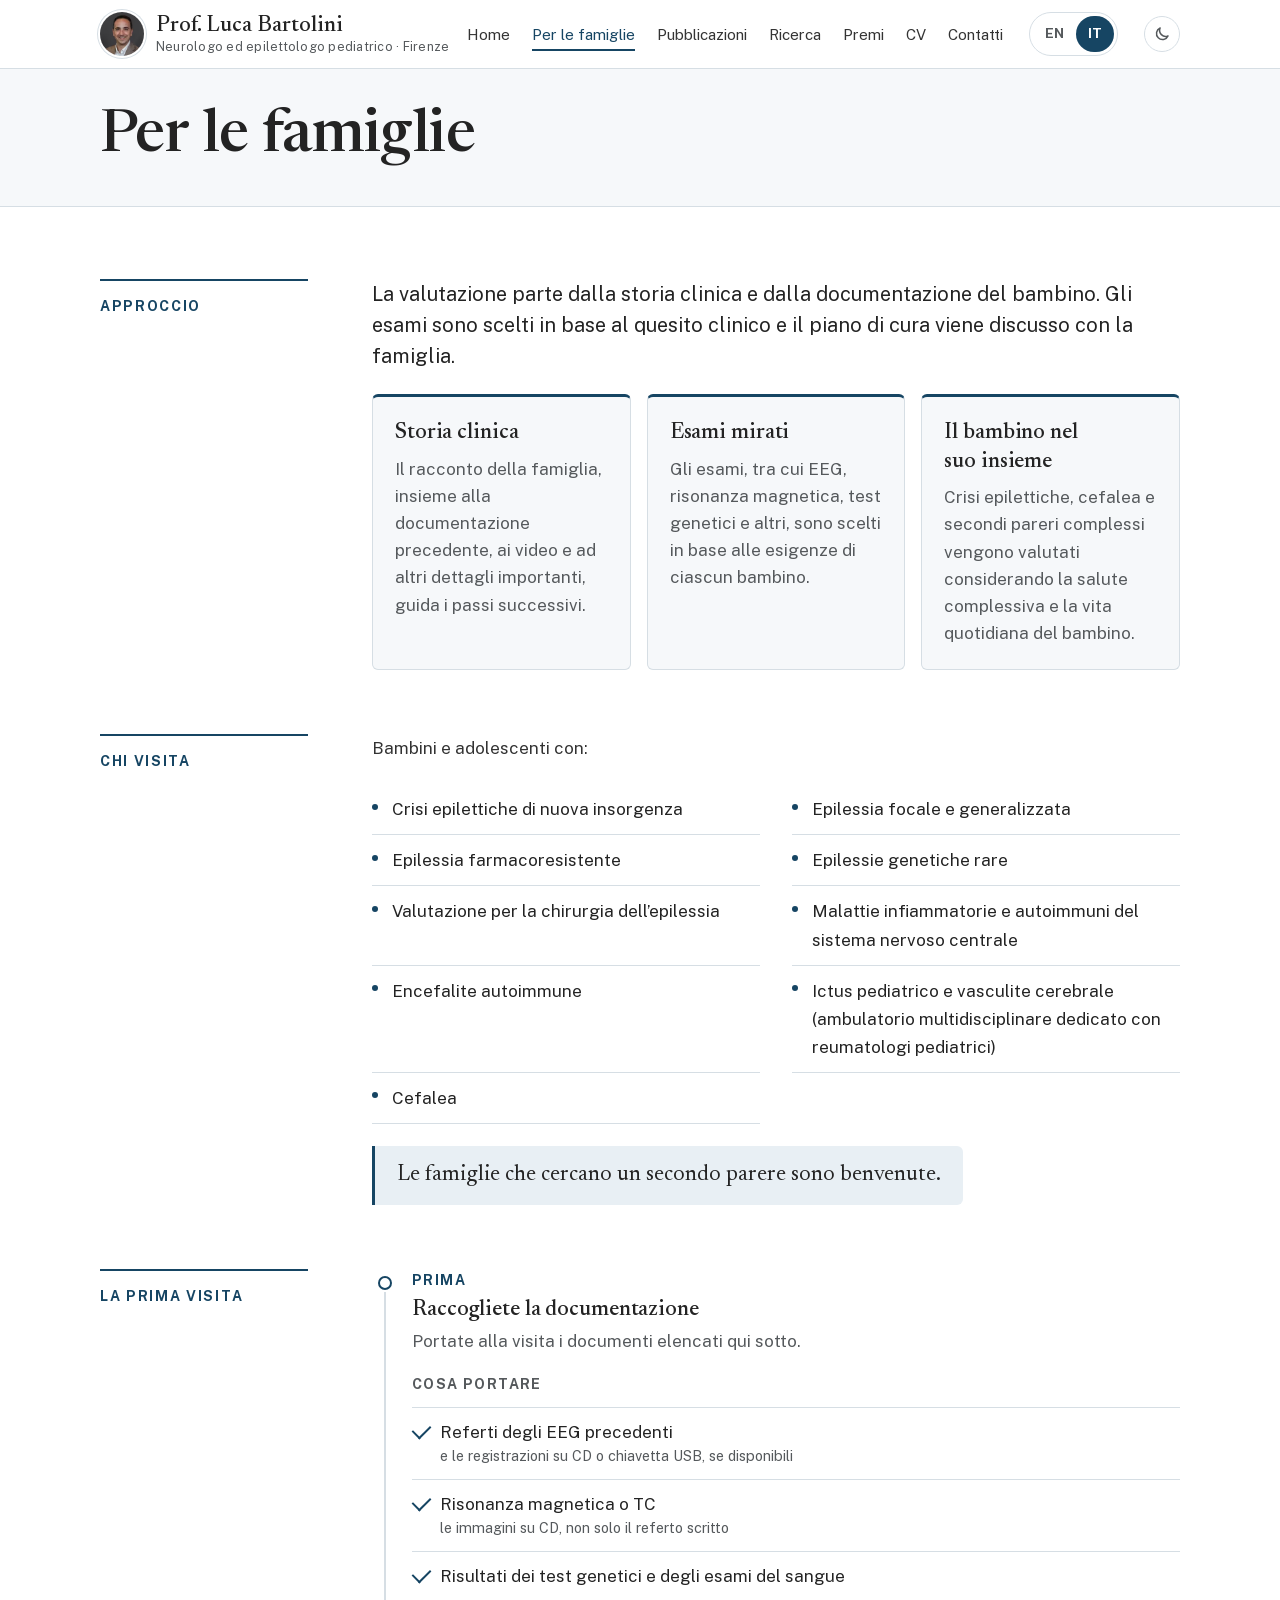
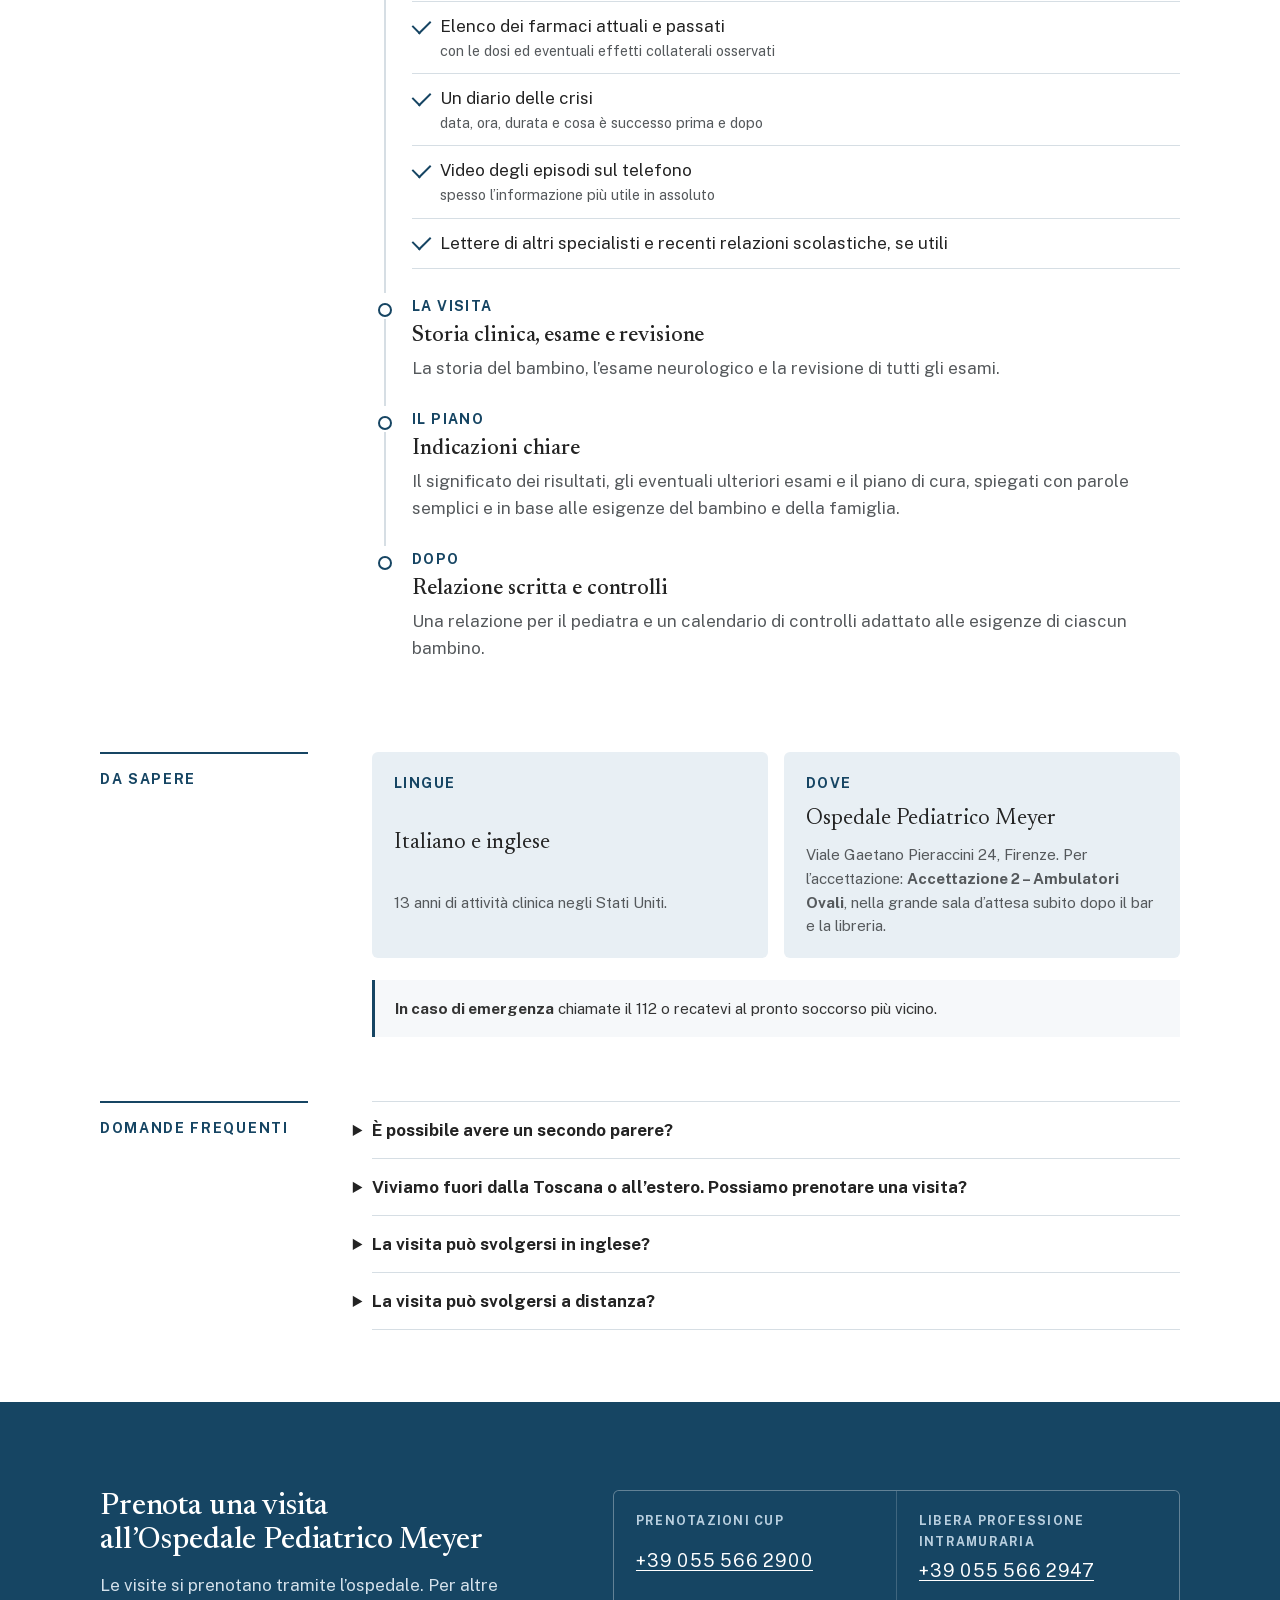
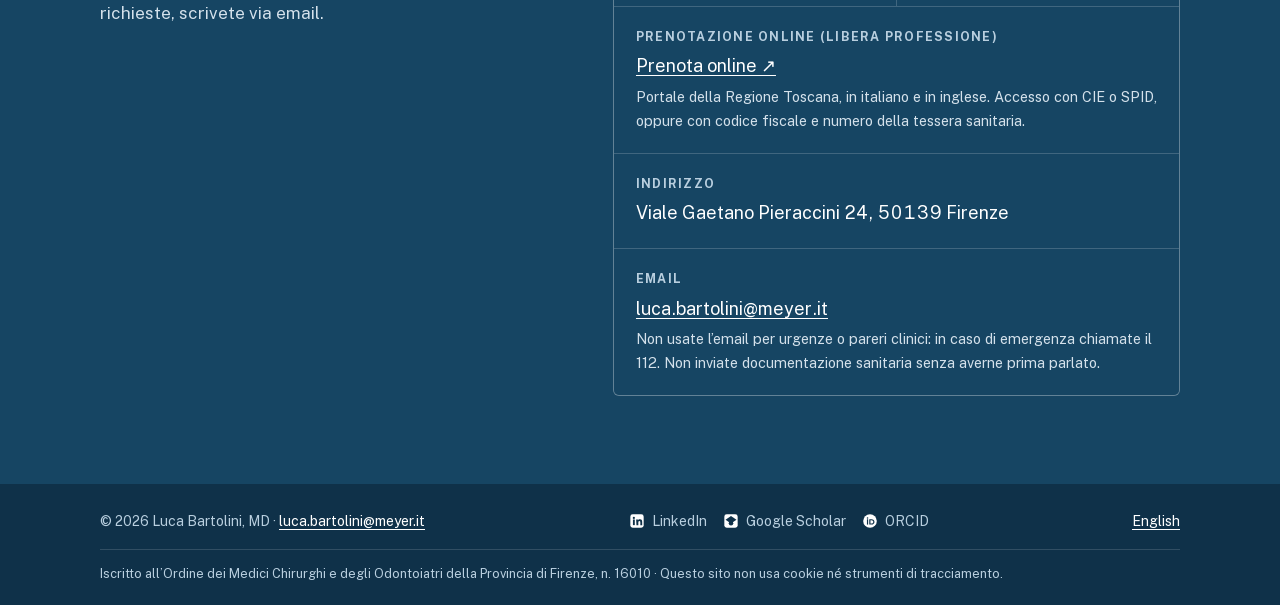
<file: it/per-le-famiglie/index.html>
<!doctype html>
<html lang="it">
<head>
<meta charset="utf-8">
<meta name="viewport" content="width=device-width, initial-scale=1, viewport-fit=cover">
<script>try{var t=localStorage.getItem("theme");if(t==="dark"||t==="light")document.documentElement.setAttribute("data-theme",t)}catch(e){}</script>
<title>Prima visita neurologica pediatrica | Prof. Luca Bartolini – Meyer</title>
<meta name="description" content="Come si svolge la prima visita con il Prof. Luca Bartolini, neurologo pediatrico all’Ospedale Meyer di Firenze: patologie, cosa portare, secondi pareri." />
<link rel="canonical" href="https://www.lucabartolinimd.com/it/per-le-famiglie/" />
<meta property="og:locale" content="it_IT" />
<meta property="og:type" content="article" />
<meta property="og:title" content="Prima visita neurologica pediatrica | Prof. Luca Bartolini – Meyer" />
<meta property="og:description" content="Come si svolge la prima visita con il Prof. Luca Bartolini, neurologo pediatrico all’Ospedale Meyer di Firenze: patologie, cosa portare, secondi pareri." />
<meta property="og:url" content="https://www.lucabartolinimd.com/it/per-le-famiglie/" />
<meta property="og:site_name" content="Luca Bartolini, MD" />
<meta property="article:modified_time" content="2026-11-08T00:00:00+00:00" />
<meta property="og:image" content="https://www.lucabartolinimd.com/assets/img/luca-bartolini-1024.jpg" />
<meta name="twitter:card" content="summary_large_image" />
<meta name="twitter:label1" content="Tempo di lettura stimato" />
<meta name="twitter:data1" content="3 minuti" />
<script type="application/ld+json">{"@context":"https://schema.org","@graph":[{"@type":"WebPage","@id":"https://www.lucabartolinimd.com/it/per-le-famiglie/","url":"https://www.lucabartolinimd.com/it/per-le-famiglie/","name":"Prima visita neurologica pediatrica | Prof. Luca Bartolini – Meyer","isPartOf":{"@id":"https://www.lucabartolinimd.com/it/#website"},"primaryImageOfPage":{"@id":"https://www.lucabartolinimd.com/it/per-le-famiglie/#primaryimage"},"image":{"@id":"https://www.lucabartolinimd.com/it/per-le-famiglie/#primaryimage"},"thumbnailUrl":"https://www.lucabartolinimd.com/assets/img/luca-bartolini-1024.jpg","datePublished":"2026-11-08T00:00:00+00:00","dateModified":"2026-11-08T00:00:00+00:00","description":"Come si svolge la prima visita con il Prof. Luca Bartolini, neurologo pediatrico all’Ospedale Meyer di Firenze: patologie, cosa portare, secondi pareri.","breadcrumb":{"@id":"https://www.lucabartolinimd.com/it/per-le-famiglie/#breadcrumb"},"inLanguage":"it-IT","potentialAction":[{"@type":"ReadAction","target":["https://www.lucabartolinimd.com/it/per-le-famiglie/"]}]},{"@type":"ImageObject","inLanguage":"it-IT","@id":"https://www.lucabartolinimd.com/it/per-le-famiglie/#primaryimage","url":"https://www.lucabartolinimd.com/assets/img/luca-bartolini-1024.jpg","contentUrl":"https://www.lucabartolinimd.com/assets/img/luca-bartolini-1024.jpg","caption":"Luca Bartolini, MD, FAAN, FAES","width":1024,"height":1536},{"@type":"BreadcrumbList","@id":"https://www.lucabartolinimd.com/it/per-le-famiglie/#breadcrumb","itemListElement":[{"@type":"ListItem","position":1,"name":"Home","item":"https://www.lucabartolinimd.com/it/"},{"@type":"ListItem","position":2,"name":"Home","item":"https://www.lucabartolinimd.com/it/"},{"@type":"ListItem","position":3,"name":"Per le famiglie"}]},{"@type":"WebSite","@id":"https://www.lucabartolinimd.com/it/#website","url":"https://www.lucabartolinimd.com/it/","name":"Luca Bartolini, MD, FAAN, FAES","description":"Pediatric Neurologist and Epileptologist in Florence","publisher":{"@id":"https://www.lucabartolinimd.com/#/schema/person/4115e8d61b340ea2234ad80b020957fd"},"alternateName":"Prof. Luca Bartolini","inLanguage":"it-IT"},{"@type":"Person","@id":"https://www.lucabartolinimd.com/#/schema/person/4115e8d61b340ea2234ad80b020957fd","name":"Luca Bartolini","honorificPrefix":"Prof.","honorificSuffix":"MD, FAAN, FAES","jobTitle":["Neurologo ed epilettologo pediatrico","Professore Associato di Neuropsichiatria Infantile","Direttore di rivista scientifica, Neurology: Clinical Practice"],"description":"Neurologo ed epilettologo pediatrico, si occupa di bambini con disturbi neurologici complessi, in particolare di epilessie farmacoresistenti e genetiche rare.","url":"https://www.lucabartolinimd.com/it/","image":{"@type":"ImageObject","url":"https://www.lucabartolinimd.com/assets/img/luca-bartolini-1024.jpg","contentUrl":"https://www.lucabartolinimd.com/assets/img/luca-bartolini-1024.jpg","width":1024,"height":1536,"caption":"Luca Bartolini, MD, FAAN, FAES"},"email":"mailto:luca.bartolini@meyer.it","worksFor":{"@type":"Hospital","name":"Azienda Ospedaliera Universitaria Meyer IRCCS","url":"https://www.meyer.it","telephone":"+39 055 566 2900","address":{"@type":"PostalAddress","streetAddress":"Viale Gaetano Pieraccini, 24","postalCode":"50139","addressLocality":"Firenze","addressCountry":"IT"}},"affiliation":{"@type":"CollegeOrUniversity","name":"Università degli Studi di Firenze","url":"https://www.unifi.it"},"alumniOf":{"@type":"CollegeOrUniversity","name":"Università degli Studi di Padova"},"award":["Fellow of the American Academy of Neurology (FAAN)","Fellow of the American Epilepsy Society (FAES)"],"knowsAbout":["Epilessia pediatrica","Epilessie farmacoresistenti e malattie neurogenetiche rare","Malattie infiammatorie del sistema nervoso centrale","Ictus pediatrico e malattie cerebrovascolari","Neurologia dell’emergenza","Cefalea"],"knowsLanguage":["it","en"],"sameAs":["https://it.linkedin.com/in/lucabartolinimd","https://scholar.google.com/citations?user=W1sBHMkAAAAJ","https://orcid.org/0000-0003-2755-8218"]}]}</script>
<link rel="alternate" hreflang="en" href="https://www.lucabartolinimd.com/patient-care/">
<link rel="alternate" hreflang="it" href="https://www.lucabartolinimd.com/it/per-le-famiglie/">
<link rel="alternate" hreflang="x-default" href="https://www.lucabartolinimd.com/patient-care/">
<link rel="preload" href="../../assets/fonts/public-sans-var.woff2" as="font" type="font/woff2" crossorigin>
<link rel="preload" href="../../assets/fonts/newsreader-var.woff2" as="font" type="font/woff2" crossorigin>
<link rel="stylesheet" href="../../assets/css/site.css?v=70cde932">
<link rel="icon" href="../../assets/img/favicon-48.png" sizes="48x48" type="image/png">
<link rel="icon" href="../../assets/img/favicon-96.png" sizes="96x96" type="image/png">
<link rel="icon" href="../../assets/img/favicon-192.png" sizes="192x192" type="image/png">
<link rel="apple-touch-icon" href="../../assets/img/icon-300.jpg">
<meta name="theme-color" content="#164563">
</head>
<body class="page-care">
<a class="skip" href="#main">Vai al contenuto</a>
<header class="site-header">
  <div class="wrap">
    <a class="brand" href="../"><picture class="brand-photo"><source type="image/avif" srcset="../../assets/img/headshot-thumb-128.avif 2x, ../../assets/img/headshot-thumb-192.avif 3x"><img src="../../assets/img/headshot-thumb-128.jpg" srcset="../../assets/img/headshot-thumb-192.jpg 3x" alt="" width="44" height="44"></picture><strong>Prof. <span class="nm">Luca Bartolini</span></strong><span>Neurologo ed epilettologo pediatrico · Firenze</span></a>
    <nav class="nav" aria-label="Principale">
      <ul id="site-menu"><li><span><a href="../">Home</a></span></li><li><a href="./" aria-current="page">Per le famiglie</a></li><li><span><a href="../pubblicazioni/">Pubblicazioni</a></span></li><li><span><a href="../ricerca/">Ricerca</a></span></li><li><span><a href="../premi/">Premi</a></span></li><li><span><a href="../cv/">CV</a></span></li><li><a href="../contatti/">Contatti</a></li></ul>
      <div class="lang" role="group" aria-label="Lingua"><a href="../../patient-care/" lang="en" hreflang="en">EN</a><a href="./" lang="it" hreflang="it" aria-current="true">IT</a></div>
      <button class="theme-btn" type="button" id="theme-btn" aria-pressed="false" aria-label="Tema scuro" title="Tema scuro"><svg class="moon" viewBox="0 0 24 24" aria-hidden="true" focusable="false"><path d="M20 14.5A8 8 0 0 1 9.5 4a8 8 0 1 0 10.5 10.5z" fill="none" stroke="currentColor" stroke-width="2" stroke-linejoin="round"/></svg><svg class="sun" viewBox="0 0 24 24" aria-hidden="true" focusable="false"><circle cx="12" cy="12" r="4" fill="none" stroke="currentColor" stroke-width="2"/><path d="M12 2v2.5M12 19.5V22M2 12h2.5M19.5 12H22M4.9 4.9l1.8 1.8M17.3 17.3l1.8 1.8M4.9 19.1l1.8-1.8M17.3 6.7l1.8-1.8" stroke="currentColor" stroke-width="2" stroke-linecap="round"/></svg></button>
      <button class="menu-btn" type="button" id="menu-btn" aria-controls="site-menu" aria-expanded="false" data-open="Menu" data-close="Chiudi">Menu</button>
    </nav>
  </div>
</header>
<main id="main">
<section class="page-head"><div class="wrap"><div class="titles"><h1>Per le famiglie</h1></div></div></section><section class="page-body no-toc"><div class="wrap"><div class="research pc-wrap"><section class="aw-section" aria-labelledby="approach"><h2 id="approach">Approccio</h2><div class="rs-body" style="max-width:none"><p class="rs-lead">La valutazione parte dalla storia clinica e dalla documentazione del bambino. Gli esami sono scelti in base al quesito clinico e il piano di cura viene discusso con la famiglia.</p><div class="pc-cards"><div><h3>Storia clinica</h3><p>Il racconto della famiglia, insieme alla documentazione precedente, ai video e ad altri dettagli importanti, guida i passi successivi.</p></div><div><h3>Esami mirati</h3><p>Gli esami, tra cui EEG, risonanza magnetica, test genetici e altri, sono scelti in base alle esigenze di ciascun bambino.</p></div><div><h3>Il bambino nel suo insieme</h3><p>Crisi epilettiche, cefalea e secondi pareri complessi vengono valutati considerando la salute complessiva e la vita quotidiana del bambino.</p></div></div></div></section><section class="aw-section" aria-labelledby="who"><h2 id="who">Chi visita</h2><div class="rs-body" style="max-width:none"><p>Bambini e adolescenti con:</p><ul class="pc-tags"><li>Crisi epilettiche di nuova insorgenza</li><li>Epilessia focale e generalizzata</li><li>Epilessia farmacoresistente</li><li>Epilessie genetiche rare</li><li>Valutazione per la chirurgia dell’epilessia</li><li>Malattie infiammatorie e autoimmuni del sistema nervoso centrale</li><li>Encefalite autoimmune</li><li>Ictus pediatrico e vasculite cerebrale (ambulatorio multidisciplinare dedicato con reumatologi pediatrici)</li><li>Cefalea</li></ul><p class="pc-note pc-welcome">Le famiglie che cercano un secondo parere sono benvenute.</p></div></section><section class="aw-section" aria-labelledby="first-visit"><h2 id="first-visit">La prima visita</h2><div class="rs-body" style="max-width:none"><ol class="pc-steps"><li><span class="when">Prima</span><h3>Raccogliete la documentazione</h3><p>Portate alla visita i documenti elencati qui sotto.</p><div class="pc-bring"><h4>Cosa portare</h4><ul class="pc-check"><li><span>Referti degli EEG precedenti<small>e le registrazioni su CD o chiavetta USB, se disponibili</small></span></li><li><span>Risonanza magnetica o TC<small>le immagini su CD, non solo il referto scritto</small></span></li><li><span>Risultati dei test genetici e degli esami del sangue</span></li><li><span>Elenco dei farmaci attuali e passati<small>con le dosi ed eventuali effetti collaterali osservati</small></span></li><li><span>Un diario delle crisi<small>data, ora, durata e cosa è successo prima e dopo</small></span></li><li><span>Video degli episodi sul telefono<small>spesso l’informazione più utile in assoluto</small></span></li><li><span>Lettere di altri specialisti e recenti relazioni scolastiche, se utili</span></li></ul></div></li><li><span class="when">La visita</span><h3>Storia clinica, esame e revisione</h3><p>La storia del bambino, l’esame neurologico e la revisione di tutti gli esami.</p></li><li><span class="when">Il piano</span><h3>Indicazioni chiare</h3><p>Il significato dei risultati, gli eventuali ulteriori esami e il piano di cura, spiegati con parole semplici e in base alle esigenze del bambino e della famiglia.</p></li><li><span class="when">Dopo</span><h3>Relazione scritta e controlli</h3><p>Una relazione per il pediatra e un calendario di controlli adattato alle esigenze di ciascun bambino.</p></li></ol></div></section><section class="aw-section" aria-labelledby="practical"><h2 id="practical">Da sapere</h2><div class="rs-body" style="max-width:none"><div class="pc-routes"><div><span class="k">Lingue</span><span class="v">Italiano e inglese</span><p>13 anni di attività clinica negli Stati Uniti.</p></div><div><span class="k">Dove</span><span class="v">Ospedale Pediatrico Meyer</span><p>Viale Gaetano Pieraccini 24, Firenze. Per l’accettazione: <strong>Accettazione 2 – Ambulatori Ovali</strong>, nella grande sala d’attesa subito dopo il bar e la libreria.</p></div></div><p class="pc-note"><strong>In caso di emergenza</strong> chiamate il 112 o recatevi al pronto soccorso più vicino.</p></div></section><section class="aw-section" aria-labelledby="faq"><h2 id="faq">Domande frequenti</h2><div class="rs-body" style="max-width:none"><div class="pc-faq"><details><summary>È possibile avere un secondo parere?</summary><p>Sì. Portate tutti i referti e le immagini precedenti: un secondo parere è più utile quando è possibile rivedere i dati originali.</p></details><details><summary>Viviamo fuori dalla Toscana o all’estero. Possiamo prenotare una visita?</summary><p>Sì: le famiglie di altre regioni e dall’estero possono prenotare una visita in libera professione. Il Prof. Bartolini fornisce regolarmente secondi pareri a famiglie di altri Paesi.</p></details><details><summary>La visita può svolgersi in inglese?</summary><p>Sì. Il Prof. Bartolini si è formato e ha lavorato negli Stati Uniti per 13 anni e visita in italiano o in inglese.</p></details><details><summary>La visita può svolgersi a distanza?</summary><p>Per regolamento dell’ospedale, la prima visita deve svolgersi in presenza. Le visite di controllo possono essere organizzate a distanza tramite televisita.</p></details></div></div></section></div></div></section>
</main>
<section class="appt" id="appointments" aria-labelledby="appt-h">
  <div class="wrap">
    <div>
      <h2 id="appt-h">Prenota una visita all’Ospedale Pediatrico Meyer</h2>
      <p class="sub">Le visite si prenotano tramite l’ospedale. Per altre richieste, scrivete via email.</p>
    </div>
    <div class="contact-grid">
      <div><span class="k">Prenotazioni CUP</span><span class="v"><a href="tel:+390555662900">+39 055 566 2900</a></span></div>
      <div><span class="k">Libera professione intramuraria</span><span class="v"><a href="tel:+390555662947">+39 055 566 2947</a></span></div>
      <div class="full"><span class="k">Prenotazione online (libera professione)</span><span class="v"><a href="https://liberaprofessione.sanita.toscana.it/plp/login" target="_blank" rel="noopener">Prenota online ↗<span class="sr-only"> (si apre in una nuova scheda)</span></a></span><span class="h">Portale della Regione Toscana, in italiano e in inglese. Accesso con CIE o SPID, oppure con codice fiscale e numero della tessera sanitaria.</span></div>
      <div class="full"><span class="k">Indirizzo</span><span class="v">Viale Gaetano Pieraccini 24, 50139 Firenze</span></div>
      <div class="full"><span class="k">Email</span><span class="v"><a href="mailto:luca.bartolini@meyer.it">luca.bartolini@meyer.it</a></span><span class="h">Non usate l’email per urgenze o pareri clinici: in caso di emergenza chiamate il 112. Non inviate documentazione sanitaria senza averne prima parlato.</span></div>
    </div>
  </div>
</section>
<footer class="site-footer"><div class="wrap"><span>© 2026 Luca Bartolini, MD · <a href="mailto:luca.bartolini@meyer.it">luca.bartolini@meyer.it</a></span><ul class="profiles on-dark" aria-label="Profili"><li><span><a href="https://it.linkedin.com/in/lucabartolinimd" target="_blank" rel="noopener me"><svg class="ico" viewBox="0 0 24 24" aria-hidden="true" focusable="false"><rect x="2" y="2" width="20" height="20" rx="3.5" fill="currentColor"/><circle cx="7.3" cy="7.4" r="1.65" fill="var(--icon-cut)"/><rect x="5.9" y="9.7" width="2.8" height="8.5" fill="var(--icon-cut)"/><path d="M10.7 9.7h2.7v1.2c.4-.8 1.5-1.5 3-1.5 2.9 0 3.4 1.9 3.4 4.3v4.5H17v-4c0-1 0-2.3-1.4-2.3s-1.6 1.1-1.6 2.2v4.1h-2.8z" fill="var(--icon-cut)"/></svg><span>LinkedIn</span><span class="sr-only"> (si apre in una nuova scheda)</span></a></span></li><li><span><a href="https://scholar.google.com/citations?user=W1sBHMkAAAAJ&amp;hl=it" target="_blank" rel="noopener me"><svg class="ico" viewBox="0 0 24 24" aria-hidden="true" focusable="false"><rect x="2" y="2" width="20" height="20" rx="3.5" fill="currentColor"/><circle cx="12" cy="15.2" r="3.4" fill="var(--icon-cut)"/><path d="M12 4.6 3.8 10.2 12 15.6l8.2-5.4z" fill="var(--icon-cut)"/></svg><span>Google Scholar</span><span class="sr-only"> (si apre in una nuova scheda)</span></a></span></li><li><a href="https://orcid.org/0000-0003-2755-8218" target="_blank" rel="noopener me"><svg class="ico" viewBox="0 0 24 24" aria-hidden="true" focusable="false"><circle cx="12" cy="12" r="10.2" fill="currentColor"/><circle cx="8.3" cy="7.5" r="1.15" fill="var(--icon-cut)"/><rect x="7.4" y="9.4" width="1.8" height="8" fill="var(--icon-cut)"/><path fill-rule="evenodd" d="M10.9 9.4h3.3c3 0 4.5 2.1 4.5 4s-1.6 4-4.5 4h-3.3zm1.8 1.6v4.8h1.4c2 0 2.8-1.3 2.8-2.4 0-1.2-.8-2.4-2.8-2.4z" fill="var(--icon-cut)"/></svg><span>ORCID</span><span class="sr-only"> (si apre in una nuova scheda)</span></a></li></ul><span><a href="../../patient-care/" lang="en">English</a></span><p class="legal">Iscritto all’Ordine dei Medici Chirurghi e degli Odontoiatri della Provincia di Firenze, n. 16010 · Questo sito non usa cookie né strumenti di tracciamento.</p></div></footer>
<script src="../../assets/js/site.js?v=41d73897" defer></script>
</body>
</html>
</file>
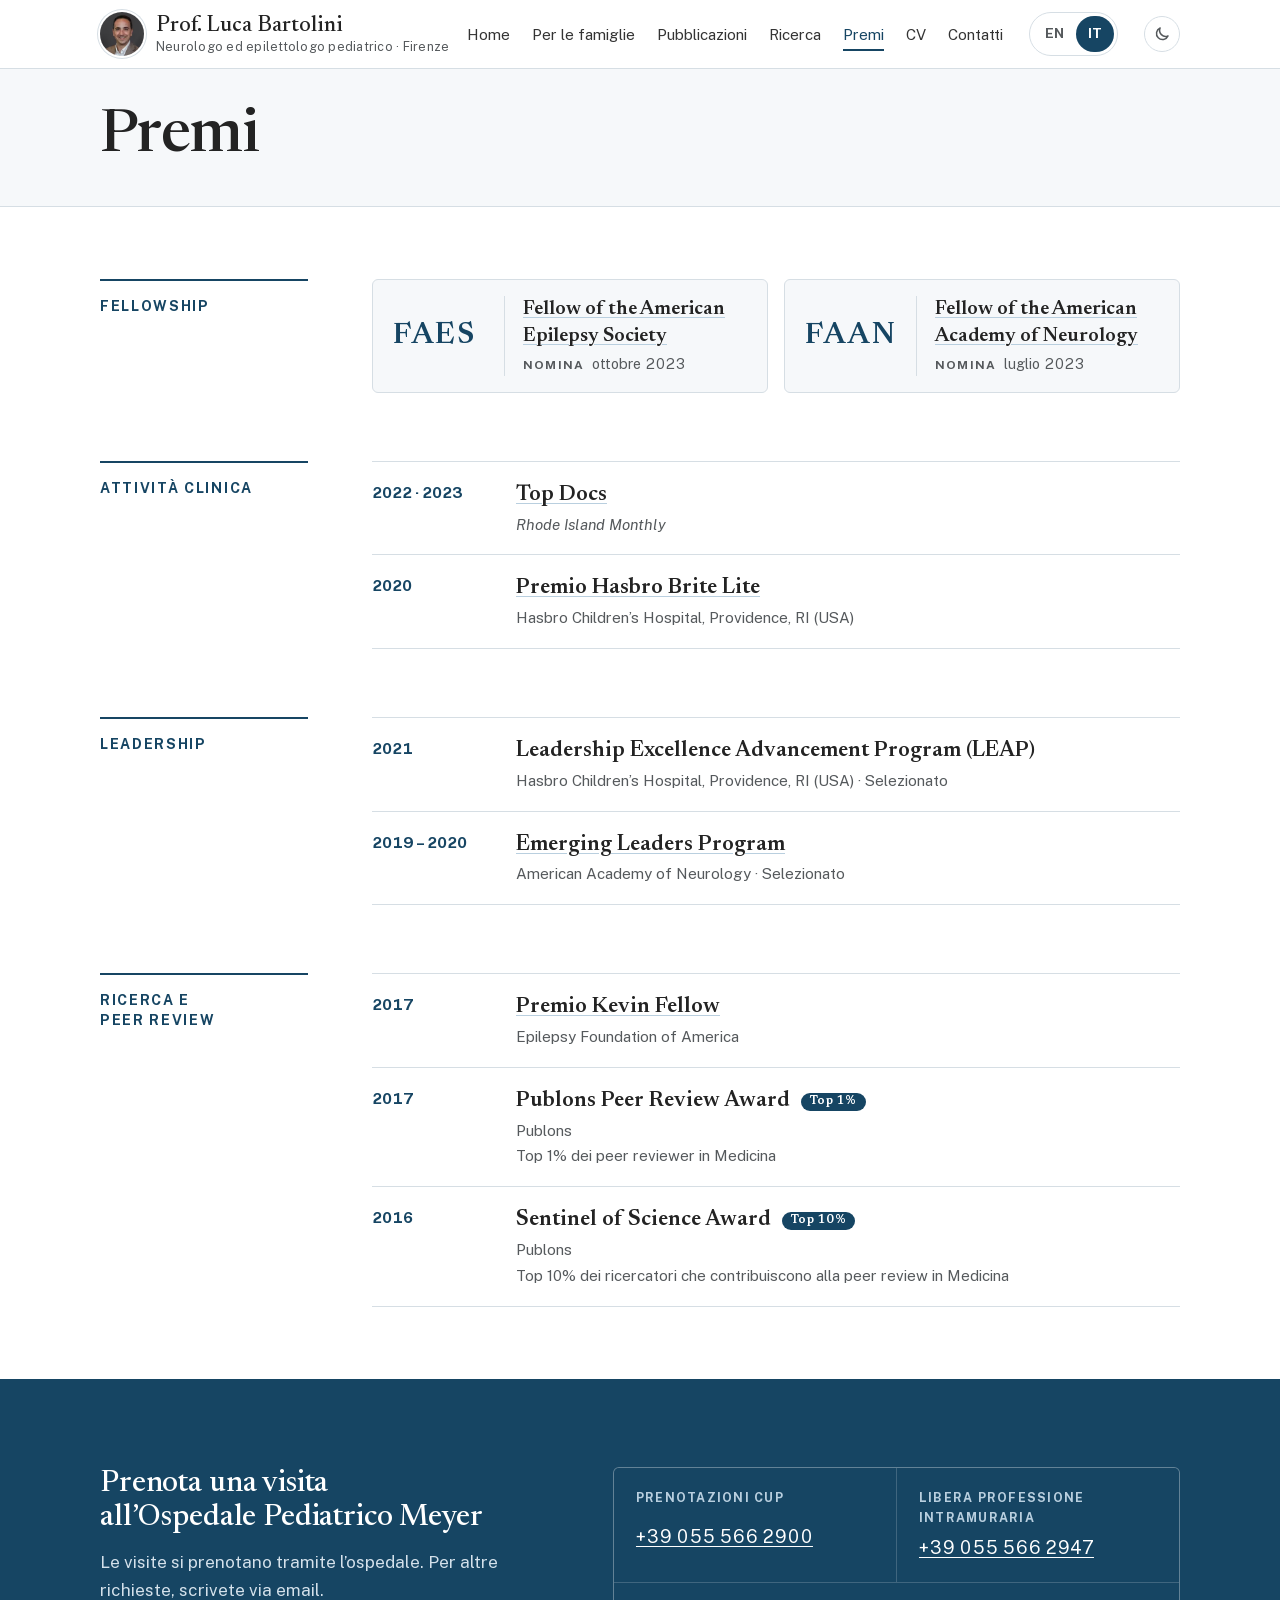
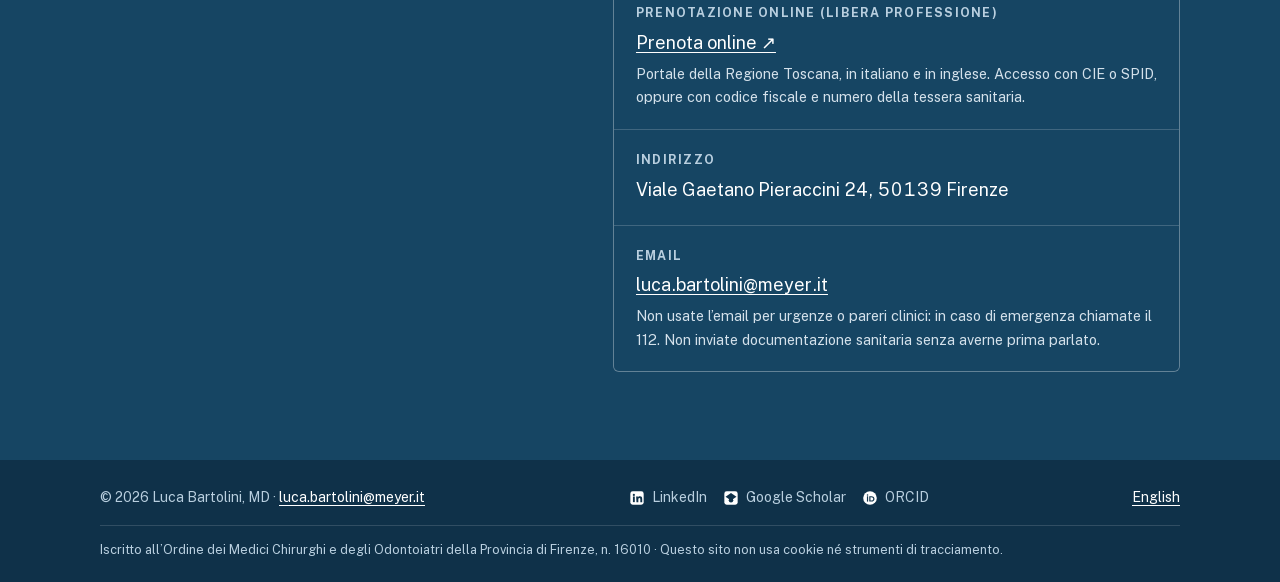
<file: it/premi/index.html>
<!doctype html>
<html lang="it">
<head>
<meta charset="utf-8">
<meta name="viewport" content="width=device-width, initial-scale=1, viewport-fit=cover">
<script>try{var t=localStorage.getItem("theme");if(t==="dark"||t==="light")document.documentElement.setAttribute("data-theme",t)}catch(e){}</script>
<title>Premi | Prof. Luca Bartolini, FAAN, FAES – Meyer Firenze</title>
<meta name="description" content="Premi e riconoscimenti del Prof. Luca Bartolini, neurologo pediatrico al Meyer e docente all’Università di Firenze, Fellow AAN e American Epilepsy Society." />
<link rel="canonical" href="https://www.lucabartolinimd.com/it/premi/" />
<meta property="og:locale" content="it_IT" />
<meta property="og:type" content="article" />
<meta property="og:title" content="Premi | Prof. Luca Bartolini, FAAN, FAES – Meyer Firenze" />
<meta property="og:description" content="Premi e riconoscimenti del Prof. Luca Bartolini, neurologo pediatrico al Meyer e docente all’Università di Firenze, Fellow AAN e American Epilepsy Society." />
<meta property="og:url" content="https://www.lucabartolinimd.com/it/premi/" />
<meta property="og:site_name" content="Luca Bartolini, MD" />
<meta property="article:modified_time" content="2026-11-08T00:00:00+00:00" />
<meta property="og:image" content="https://www.lucabartolinimd.com/assets/img/luca-bartolini-1024.jpg" />
<meta name="twitter:card" content="summary_large_image" />
<meta name="twitter:label1" content="Tempo di lettura stimato" />
<meta name="twitter:data1" content="1 minuto" />
<script type="application/ld+json">{"@context":"https://schema.org","@graph":[{"@type":"WebPage","@id":"https://www.lucabartolinimd.com/it/premi/","url":"https://www.lucabartolinimd.com/it/premi/","name":"Premi | Prof. Luca Bartolini, FAAN, FAES – Meyer Firenze","isPartOf":{"@id":"https://www.lucabartolinimd.com/it/#website"},"primaryImageOfPage":{"@id":"https://www.lucabartolinimd.com/it/premi/#primaryimage"},"image":{"@id":"https://www.lucabartolinimd.com/it/premi/#primaryimage"},"thumbnailUrl":"https://www.lucabartolinimd.com/assets/img/luca-bartolini-1024.jpg","datePublished":"2023-12-12T12:00:32+00:00","dateModified":"2026-11-08T00:00:00+00:00","description":"Premi e riconoscimenti del Prof. Luca Bartolini, neurologo pediatrico al Meyer e docente all’Università di Firenze, Fellow AAN e American Epilepsy Society.","breadcrumb":{"@id":"https://www.lucabartolinimd.com/it/premi/#breadcrumb"},"inLanguage":"it-IT","potentialAction":[{"@type":"ReadAction","target":["https://www.lucabartolinimd.com/it/premi/"]}]},{"@type":"ImageObject","inLanguage":"it-IT","@id":"https://www.lucabartolinimd.com/it/premi/#primaryimage","url":"https://www.lucabartolinimd.com/assets/img/luca-bartolini-1024.jpg","contentUrl":"https://www.lucabartolinimd.com/assets/img/luca-bartolini-1024.jpg","caption":"Luca Bartolini, MD, FAAN, FAES","width":1024,"height":1536},{"@type":"BreadcrumbList","@id":"https://www.lucabartolinimd.com/it/premi/#breadcrumb","itemListElement":[{"@type":"ListItem","position":1,"name":"Home","item":"https://www.lucabartolinimd.com/it/"},{"@type":"ListItem","position":2,"name":"Home","item":"https://www.lucabartolinimd.com/it/"},{"@type":"ListItem","position":3,"name":"Premi"}]},{"@type":"WebSite","@id":"https://www.lucabartolinimd.com/it/#website","url":"https://www.lucabartolinimd.com/it/","name":"Luca Bartolini, MD, FAAN, FAES","description":"Pediatric Neurologist and Epileptologist in Florence","publisher":{"@id":"https://www.lucabartolinimd.com/#/schema/person/4115e8d61b340ea2234ad80b020957fd"},"alternateName":"Prof. Luca Bartolini","inLanguage":"it-IT"},{"@type":"Person","@id":"https://www.lucabartolinimd.com/#/schema/person/4115e8d61b340ea2234ad80b020957fd","name":"Luca Bartolini","honorificPrefix":"Prof.","honorificSuffix":"MD, FAAN, FAES","jobTitle":["Neurologo ed epilettologo pediatrico","Professore Associato di Neuropsichiatria Infantile","Direttore di rivista scientifica, Neurology: Clinical Practice"],"description":"Neurologo ed epilettologo pediatrico, si occupa di bambini con disturbi neurologici complessi, in particolare di epilessie farmacoresistenti e genetiche rare.","url":"https://www.lucabartolinimd.com/it/","image":{"@type":"ImageObject","url":"https://www.lucabartolinimd.com/assets/img/luca-bartolini-1024.jpg","contentUrl":"https://www.lucabartolinimd.com/assets/img/luca-bartolini-1024.jpg","width":1024,"height":1536,"caption":"Luca Bartolini, MD, FAAN, FAES"},"email":"mailto:luca.bartolini@meyer.it","worksFor":{"@type":"Hospital","name":"Azienda Ospedaliera Universitaria Meyer IRCCS","url":"https://www.meyer.it","telephone":"+39 055 566 2900","address":{"@type":"PostalAddress","streetAddress":"Viale Gaetano Pieraccini, 24","postalCode":"50139","addressLocality":"Firenze","addressCountry":"IT"}},"affiliation":{"@type":"CollegeOrUniversity","name":"Università degli Studi di Firenze","url":"https://www.unifi.it"},"alumniOf":{"@type":"CollegeOrUniversity","name":"Università degli Studi di Padova"},"award":["Fellow of the American Academy of Neurology (FAAN)","Fellow of the American Epilepsy Society (FAES)"],"knowsAbout":["Epilessia pediatrica","Epilessie farmacoresistenti e malattie neurogenetiche rare","Malattie infiammatorie del sistema nervoso centrale","Ictus pediatrico e malattie cerebrovascolari","Neurologia dell’emergenza","Cefalea"],"knowsLanguage":["it","en"],"sameAs":["https://it.linkedin.com/in/lucabartolinimd","https://scholar.google.com/citations?user=W1sBHMkAAAAJ","https://orcid.org/0000-0003-2755-8218"]}]}</script>
<link rel="alternate" hreflang="en" href="https://www.lucabartolinimd.com/awards/">
<link rel="alternate" hreflang="it" href="https://www.lucabartolinimd.com/it/premi/">
<link rel="alternate" hreflang="x-default" href="https://www.lucabartolinimd.com/awards/">
<link rel="preload" href="../../assets/fonts/public-sans-var.woff2" as="font" type="font/woff2" crossorigin>
<link rel="preload" href="../../assets/fonts/newsreader-var.woff2" as="font" type="font/woff2" crossorigin>
<link rel="stylesheet" href="../../assets/css/site.css?v=70cde932">
<link rel="icon" href="../../assets/img/favicon-48.png" sizes="48x48" type="image/png">
<link rel="icon" href="../../assets/img/favicon-96.png" sizes="96x96" type="image/png">
<link rel="icon" href="../../assets/img/favicon-192.png" sizes="192x192" type="image/png">
<link rel="apple-touch-icon" href="../../assets/img/icon-300.jpg">
<meta name="theme-color" content="#164563">
</head>
<body class="page-awards">
<a class="skip" href="#main">Vai al contenuto</a>
<header class="site-header">
  <div class="wrap">
    <a class="brand" href="../"><picture class="brand-photo"><source type="image/avif" srcset="../../assets/img/headshot-thumb-128.avif 2x, ../../assets/img/headshot-thumb-192.avif 3x"><img src="../../assets/img/headshot-thumb-128.jpg" srcset="../../assets/img/headshot-thumb-192.jpg 3x" alt="" width="44" height="44"></picture><strong>Prof. <span class="nm">Luca Bartolini</span></strong><span>Neurologo ed epilettologo pediatrico · Firenze</span></a>
    <nav class="nav" aria-label="Principale">
      <ul id="site-menu"><li><a href="../">Home</a></li><li><a href="../per-le-famiglie/">Per le famiglie</a></li><li><a href="../pubblicazioni/">Pubblicazioni</a></li><li><a href="../ricerca/">Ricerca</a></li><li><a href="./" aria-current="page">Premi</a></li><li><a href="../cv/">CV</a></li><li><a href="../contatti/">Contatti</a></li></ul>
      <div class="lang" role="group" aria-label="Lingua"><a href="../../awards/" lang="en" hreflang="en">EN</a><a href="./" lang="it" hreflang="it" aria-current="true">IT</a></div>
      <button class="theme-btn" type="button" id="theme-btn" aria-pressed="false" aria-label="Tema scuro" title="Tema scuro"><svg class="moon" viewBox="0 0 24 24" aria-hidden="true" focusable="false"><path d="M20 14.5A8 8 0 0 1 9.5 4a8 8 0 1 0 10.5 10.5z" fill="none" stroke="currentColor" stroke-width="2" stroke-linejoin="round"/></svg><svg class="sun" viewBox="0 0 24 24" aria-hidden="true" focusable="false"><circle cx="12" cy="12" r="4" fill="none" stroke="currentColor" stroke-width="2"/><path d="M12 2v2.5M12 19.5V22M2 12h2.5M19.5 12H22M4.9 4.9l1.8 1.8M17.3 17.3l1.8 1.8M4.9 19.1l1.8-1.8M17.3 6.7l1.8-1.8" stroke="currentColor" stroke-width="2" stroke-linecap="round"/></svg></button>
      <button class="menu-btn" type="button" id="menu-btn" aria-controls="site-menu" aria-expanded="false" data-open="Menu" data-close="Chiudi">Menu</button>
    </nav>
  </div>
</header>
<main id="main">
<section class="page-head"><div class="wrap"><div class="titles"><h1>Premi</h1></div></div></section>
<section class="page-body no-toc"><div class="wrap"><div class="awards"><section class="aw-section aw-fellows" aria-labelledby="aw-fellows"><h2 id="aw-fellows">Fellowship</h2><ul class="fellows"><li class="fellow"><p class="fellow-pn" aria-hidden="true">FAES</p><p class="fellow-name"><a href="https://aesnet.org/membership/get-involved/faes" target="_blank" rel="noopener">Fellow of the American Epilepsy Society<span class="sr-only"> (si apre in una nuova scheda)</span></a></p><p class="fellow-date"><span>Nomina</span> ottobre 2023</p></li><li class="fellow"><p class="fellow-pn" aria-hidden="true">FAAN</p><p class="fellow-name"><a href="https://www.aan.com/membership/become-a-fellow-faan" target="_blank" rel="noopener">Fellow of the American Academy of Neurology<span class="sr-only"> (si apre in una nuova scheda)</span></a></p><p class="fellow-date"><span>Nomina</span> luglio 2023</p></li></ul></section><section class="aw-section" aria-labelledby="aw-attivit-clinica"><h2 id="aw-attivit-clinica">Attività clinica</h2><ol class="aw-list"><li class="aw-item"><p class="aw-when">2022 · 2023</p><div class="aw-what"><p class="aw-title"><a href="https://www.rimonthly.com/top-doctors/?filters[winning_year][]=2022&amp;filters[specialty][]=neurology" target="_blank" rel="noopener">Top Docs<span class="sr-only"> (si apre in una nuova scheda)</span></a></p><p class="aw-by"><i>Rhode Island Monthly</i></p></div></li><li class="aw-item"><p class="aw-when">2020</p><div class="aw-what"><p class="aw-title"><a href="https://www.brownhealth.org/locations/hasbro-childrens/about-hasbro-childrens/awards/brite-lites/brite-lite-prev-winners" target="_blank" rel="noopener">Premio Hasbro Brite Lite<span class="sr-only"> (si apre in una nuova scheda)</span></a></p><p class="aw-by">Hasbro Children’s Hospital, Providence, RI (USA)</p></div></li></ol></section><section class="aw-section" aria-labelledby="aw-leadership"><h2 id="aw-leadership">Leadership</h2><ol class="aw-list"><li class="aw-item"><p class="aw-when">2021</p><div class="aw-what"><p class="aw-title">Leadership Excellence Advancement Program (LEAP)</p><p class="aw-by">Hasbro Children’s Hospital, Providence, RI (USA)<span class="aw-note">Selezionato</span></p></div></li><li class="aw-item"><p class="aw-when">2019 – 2020</p><div class="aw-what"><p class="aw-title"><a href="https://www.aan.com/education/emerging-leaders" target="_blank" rel="noopener">Emerging Leaders Program<span class="sr-only"> (si apre in una nuova scheda)</span></a></p><p class="aw-by">American Academy of Neurology<span class="aw-note">Selezionato</span></p></div></li></ol></section><section class="aw-section" aria-labelledby="aw-ricerca-e-peer-review"><h2 id="aw-ricerca-e-peer-review">Ricerca e peer review</h2><ol class="aw-list"><li class="aw-item"><p class="aw-when">2017</p><div class="aw-what"><p class="aw-title"><a href="https://www.epilepsy.com/sites/default/files/2025-08/kevins-fellows-recipients.pdf" target="_blank" rel="noopener">Premio Kevin Fellow<span class="sr-only"> (si apre in una nuova scheda)</span></a></p><p class="aw-by">Epilepsy Foundation of America</p></div></li><li class="aw-item"><p class="aw-when">2017</p><div class="aw-what"><p class="aw-title">Publons Peer Review Award <span class="aw-rank">Top 1%</span></p><p class="aw-by">Publons</p><p class="aw-desc">Top 1% dei peer reviewer in Medicina</p></div></li><li class="aw-item"><p class="aw-when">2016</p><div class="aw-what"><p class="aw-title">Sentinel of Science Award <span class="aw-rank">Top 10%</span></p><p class="aw-by">Publons</p><p class="aw-desc">Top 10% dei ricercatori che contribuiscono alla peer review in Medicina</p></div></li></ol></section></div></div></section>
</main>
<section class="appt" id="appointments" aria-labelledby="appt-h">
  <div class="wrap">
    <div>
      <h2 id="appt-h">Prenota una visita all’Ospedale Pediatrico Meyer</h2>
      <p class="sub">Le visite si prenotano tramite l’ospedale. Per altre richieste, scrivete via email.</p>
    </div>
    <div class="contact-grid">
      <div><span class="k">Prenotazioni CUP</span><span class="v"><a href="tel:+390555662900">+39 055 566 2900</a></span></div>
      <div><span class="k">Libera professione intramuraria</span><span class="v"><a href="tel:+390555662947">+39 055 566 2947</a></span></div>
      <div class="full"><span class="k">Prenotazione online (libera professione)</span><span class="v"><a href="https://liberaprofessione.sanita.toscana.it/plp/login" target="_blank" rel="noopener">Prenota online ↗<span class="sr-only"> (si apre in una nuova scheda)</span></a></span><span class="h">Portale della Regione Toscana, in italiano e in inglese. Accesso con CIE o SPID, oppure con codice fiscale e numero della tessera sanitaria.</span></div>
      <div class="full"><span class="k">Indirizzo</span><span class="v">Viale Gaetano Pieraccini 24, 50139 Firenze</span></div>
      <div class="full"><span class="k">Email</span><span class="v"><a href="mailto:luca.bartolini@meyer.it">luca.bartolini@meyer.it</a></span><span class="h">Non usate l’email per urgenze o pareri clinici: in caso di emergenza chiamate il 112. Non inviate documentazione sanitaria senza averne prima parlato.</span></div>
    </div>
  </div>
</section>
<footer class="site-footer"><div class="wrap"><span>© 2026 Luca Bartolini, MD · <a href="mailto:luca.bartolini@meyer.it">luca.bartolini@meyer.it</a></span><ul class="profiles on-dark" aria-label="Profili"><li><a href="https://it.linkedin.com/in/lucabartolinimd" target="_blank" rel="noopener me"><svg class="ico" viewBox="0 0 24 24" aria-hidden="true" focusable="false"><rect x="2" y="2" width="20" height="20" rx="3.5" fill="currentColor"/><circle cx="7.3" cy="7.4" r="1.65" fill="var(--icon-cut)"/><rect x="5.9" y="9.7" width="2.8" height="8.5" fill="var(--icon-cut)"/><path d="M10.7 9.7h2.7v1.2c.4-.8 1.5-1.5 3-1.5 2.9 0 3.4 1.9 3.4 4.3v4.5H17v-4c0-1 0-2.3-1.4-2.3s-1.6 1.1-1.6 2.2v4.1h-2.8z" fill="var(--icon-cut)"/></svg><span>LinkedIn</span><span class="sr-only"> (si apre in una nuova scheda)</span></a></li><li><a href="https://scholar.google.com/citations?user=W1sBHMkAAAAJ&amp;hl=it" target="_blank" rel="noopener me"><svg class="ico" viewBox="0 0 24 24" aria-hidden="true" focusable="false"><rect x="2" y="2" width="20" height="20" rx="3.5" fill="currentColor"/><circle cx="12" cy="15.2" r="3.4" fill="var(--icon-cut)"/><path d="M12 4.6 3.8 10.2 12 15.6l8.2-5.4z" fill="var(--icon-cut)"/></svg><span>Google Scholar</span><span class="sr-only"> (si apre in una nuova scheda)</span></a></li><li><a href="https://orcid.org/0000-0003-2755-8218" target="_blank" rel="noopener me"><svg class="ico" viewBox="0 0 24 24" aria-hidden="true" focusable="false"><circle cx="12" cy="12" r="10.2" fill="currentColor"/><circle cx="8.3" cy="7.5" r="1.15" fill="var(--icon-cut)"/><rect x="7.4" y="9.4" width="1.8" height="8" fill="var(--icon-cut)"/><path fill-rule="evenodd" d="M10.9 9.4h3.3c3 0 4.5 2.1 4.5 4s-1.6 4-4.5 4h-3.3zm1.8 1.6v4.8h1.4c2 0 2.8-1.3 2.8-2.4 0-1.2-.8-2.4-2.8-2.4z" fill="var(--icon-cut)"/></svg><span>ORCID</span><span class="sr-only"> (si apre in una nuova scheda)</span></a></li></ul><span><a href="../../awards/" lang="en">English</a></span><p class="legal">Iscritto all’Ordine dei Medici Chirurghi e degli Odontoiatri della Provincia di Firenze, n. 16010 · Questo sito non usa cookie né strumenti di tracciamento.</p></div></footer>
<script src="../../assets/js/site.js?v=41d73897" defer></script>
</body>
</html>
</file>
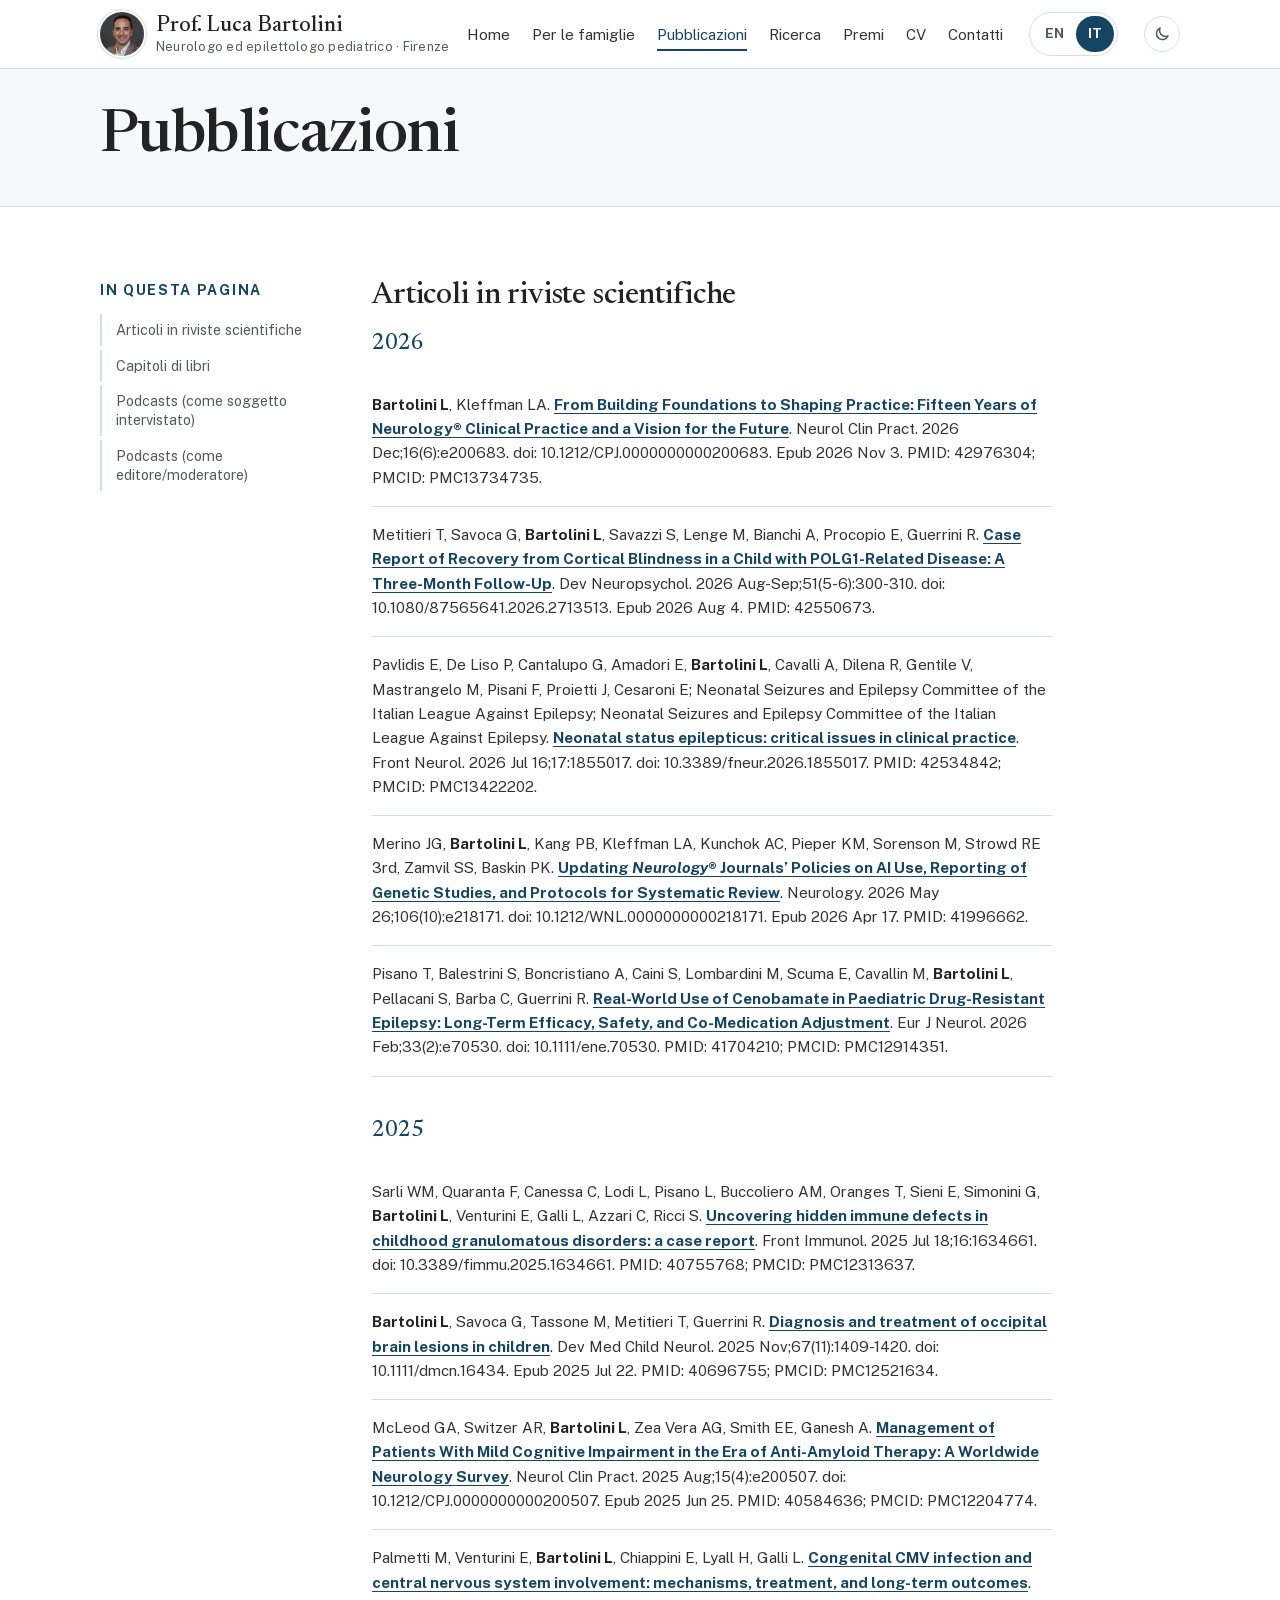
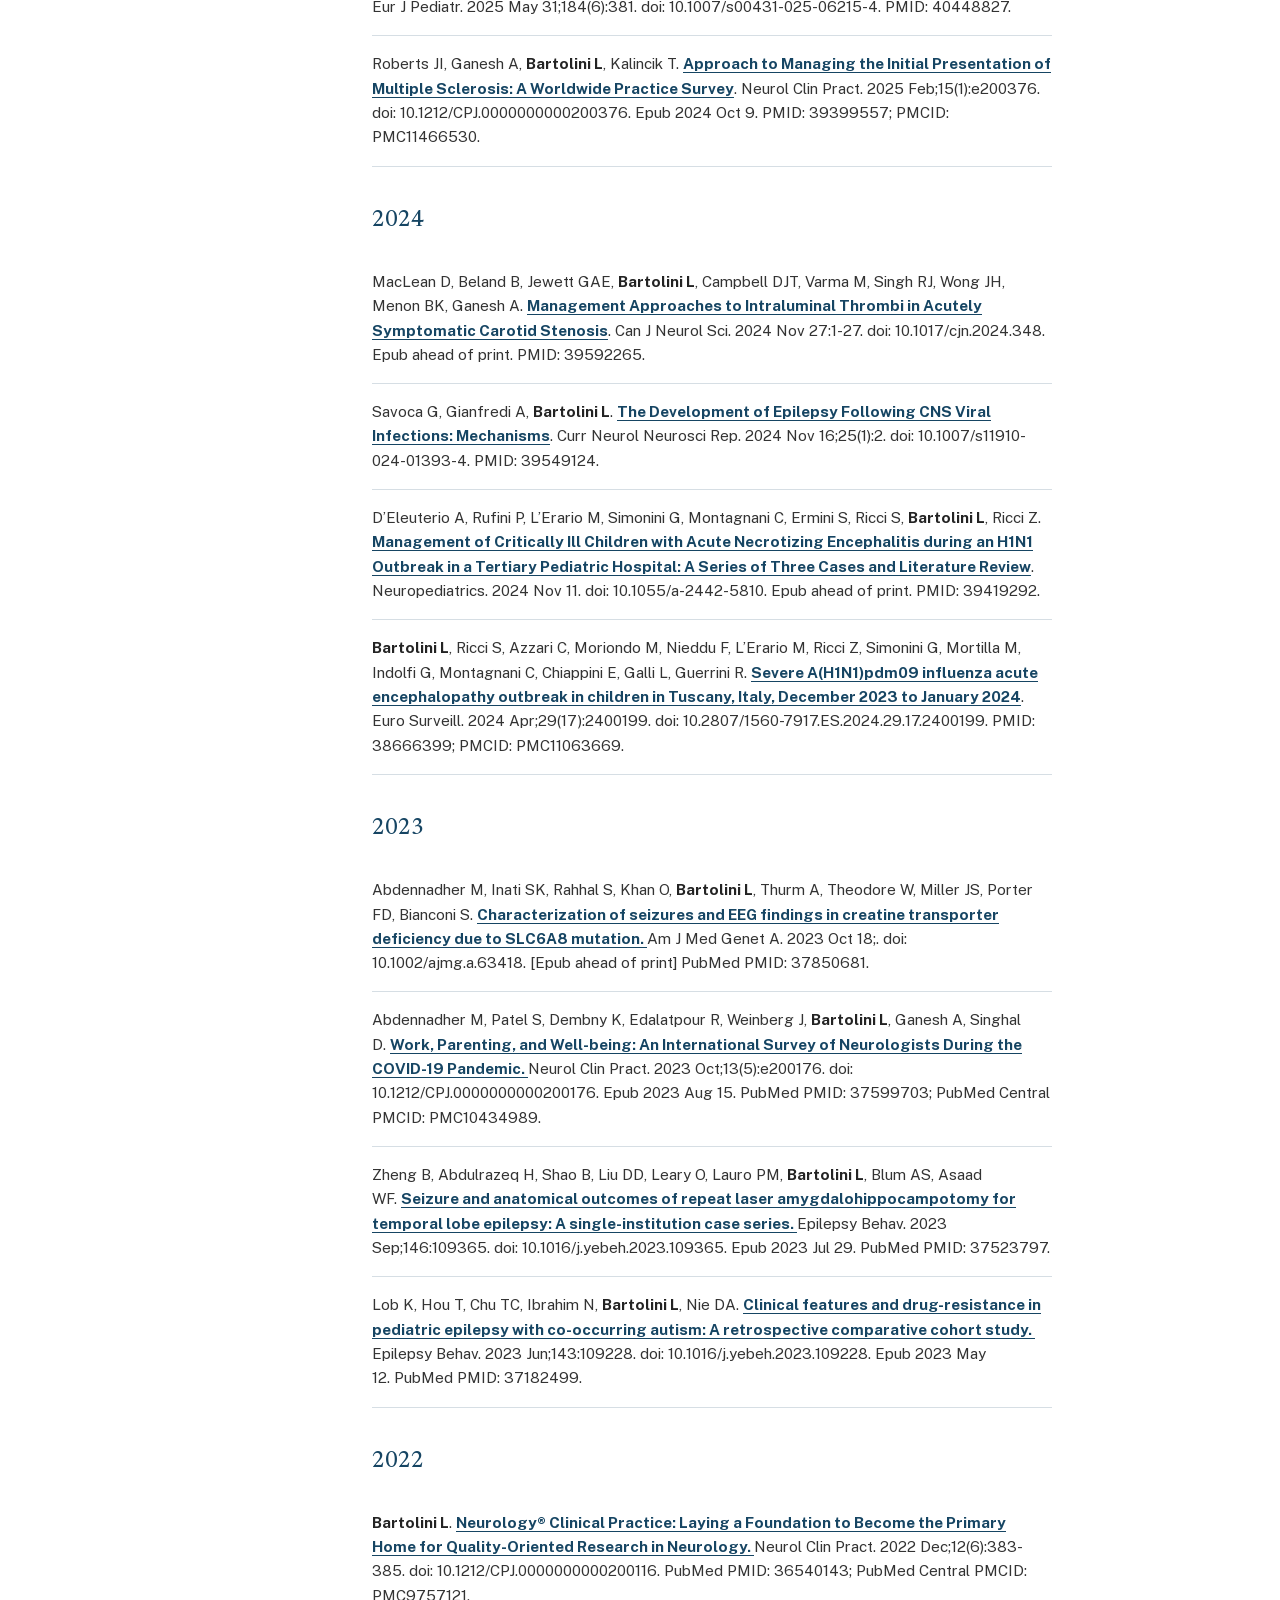
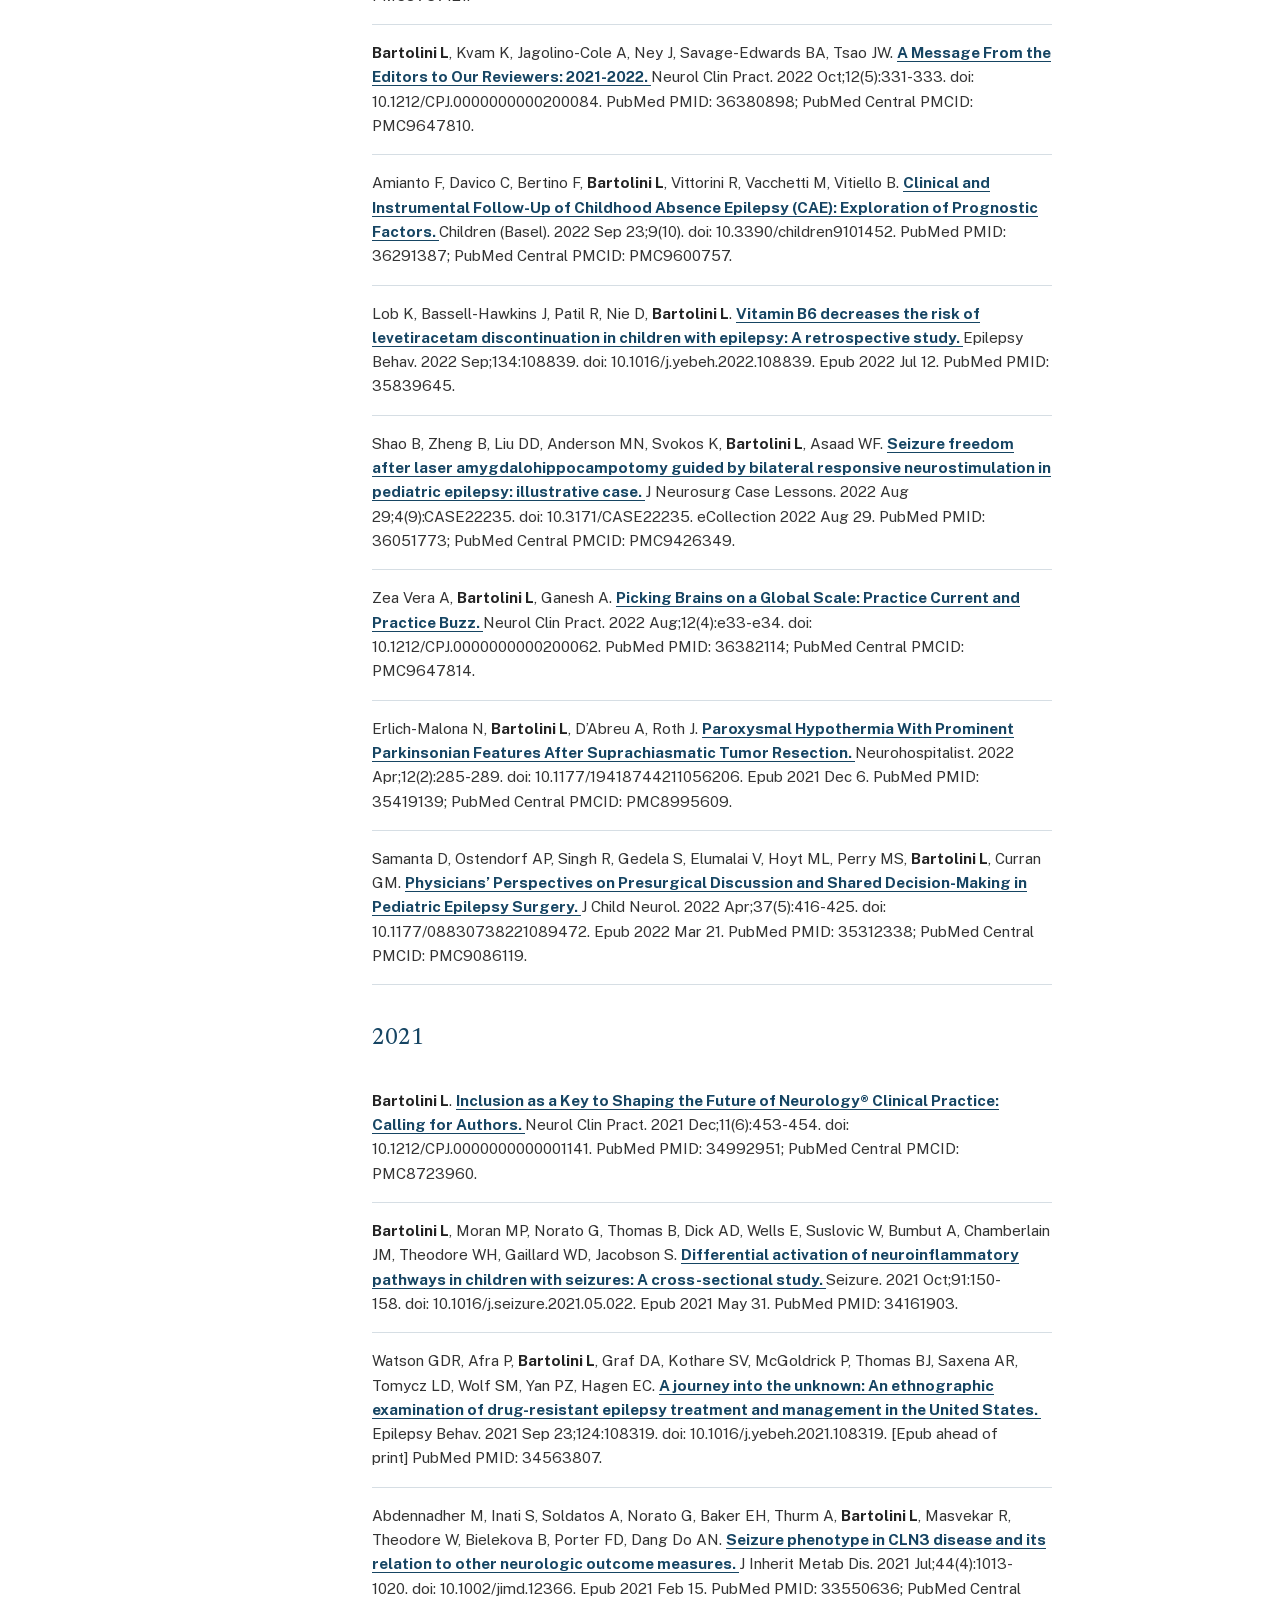
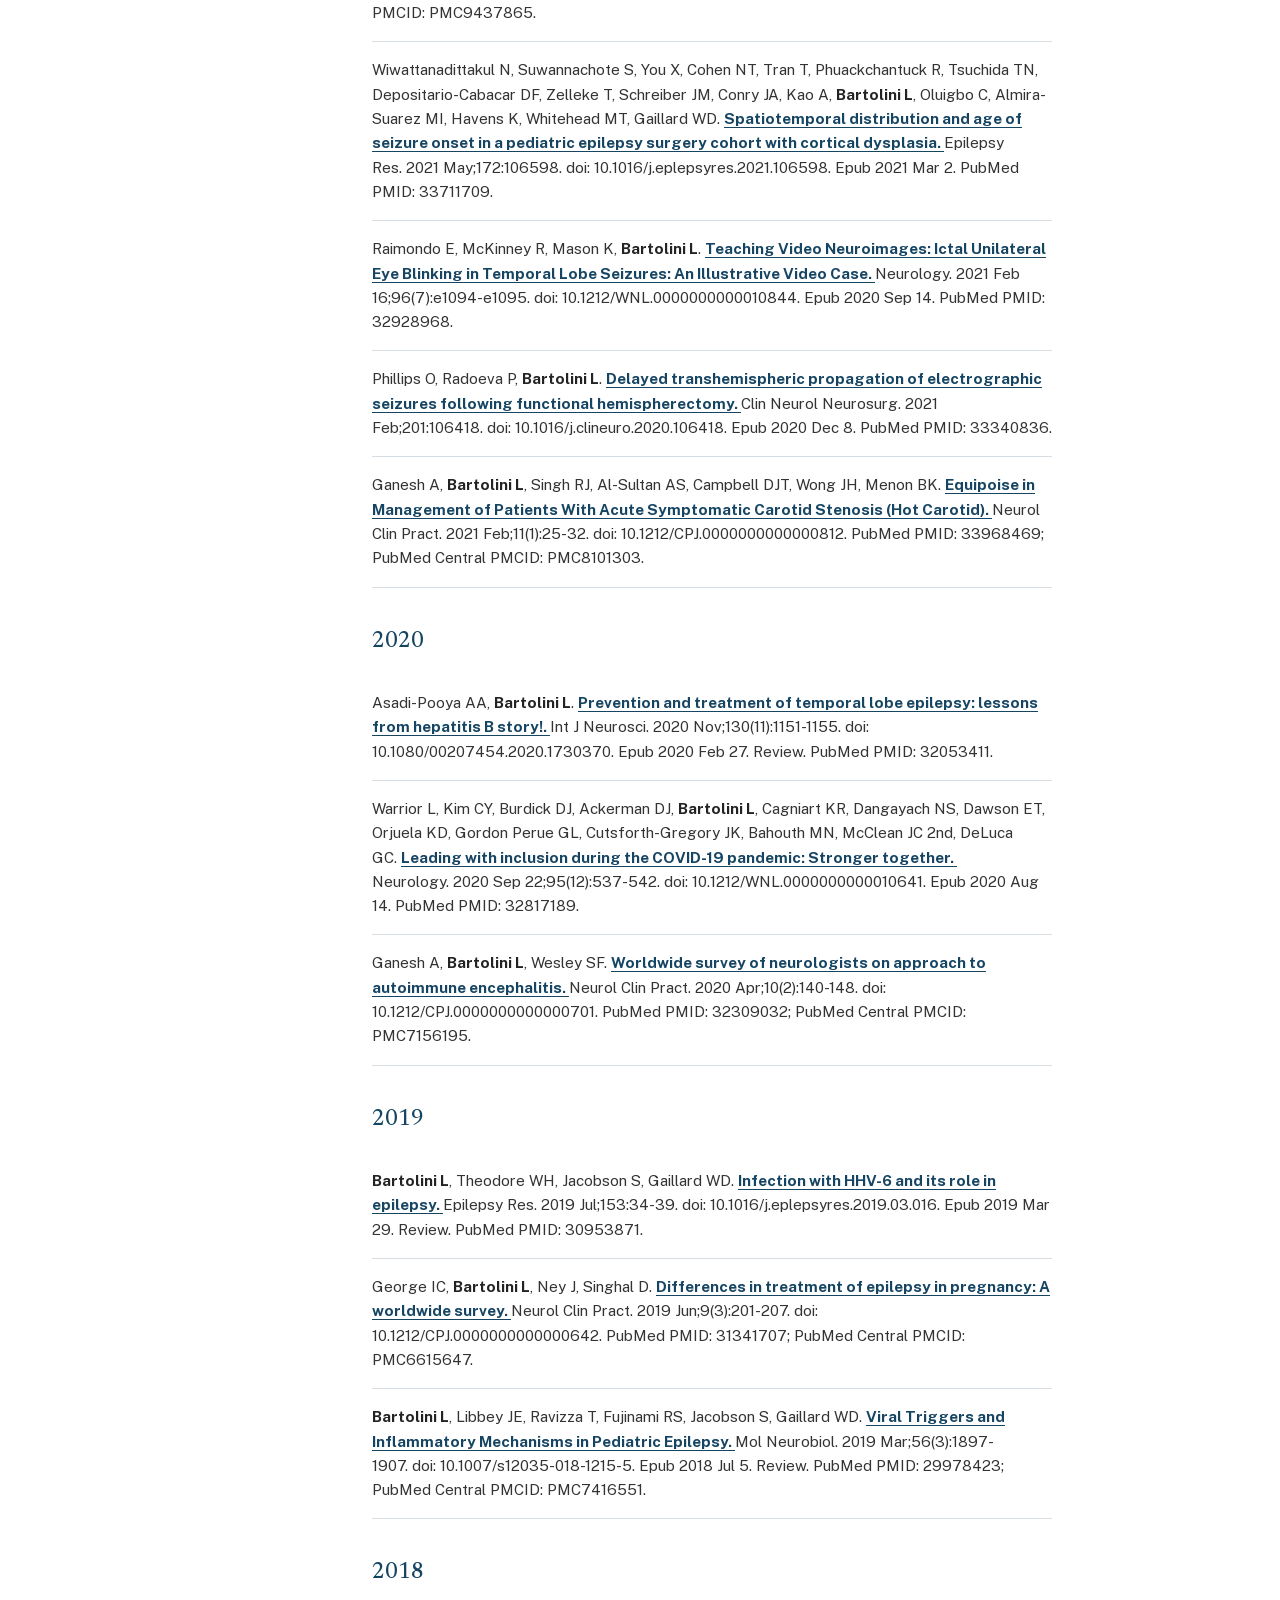
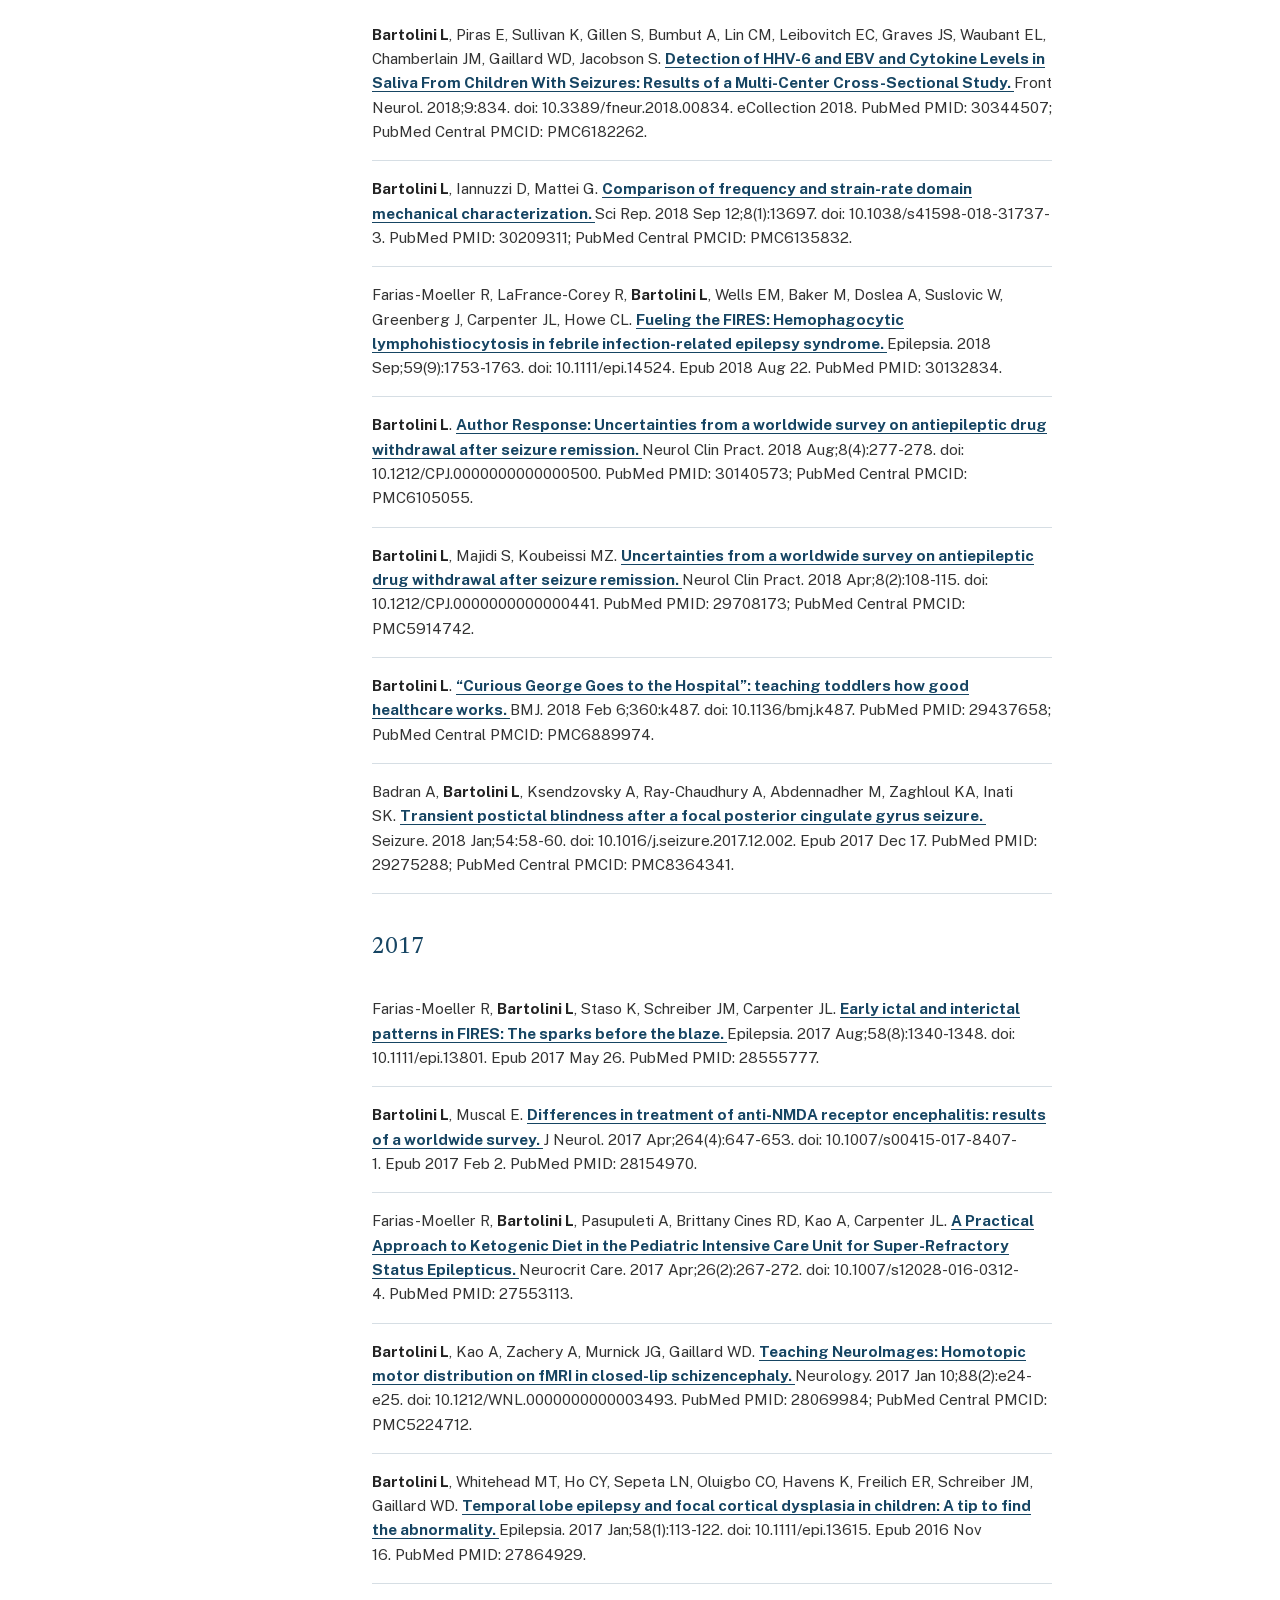
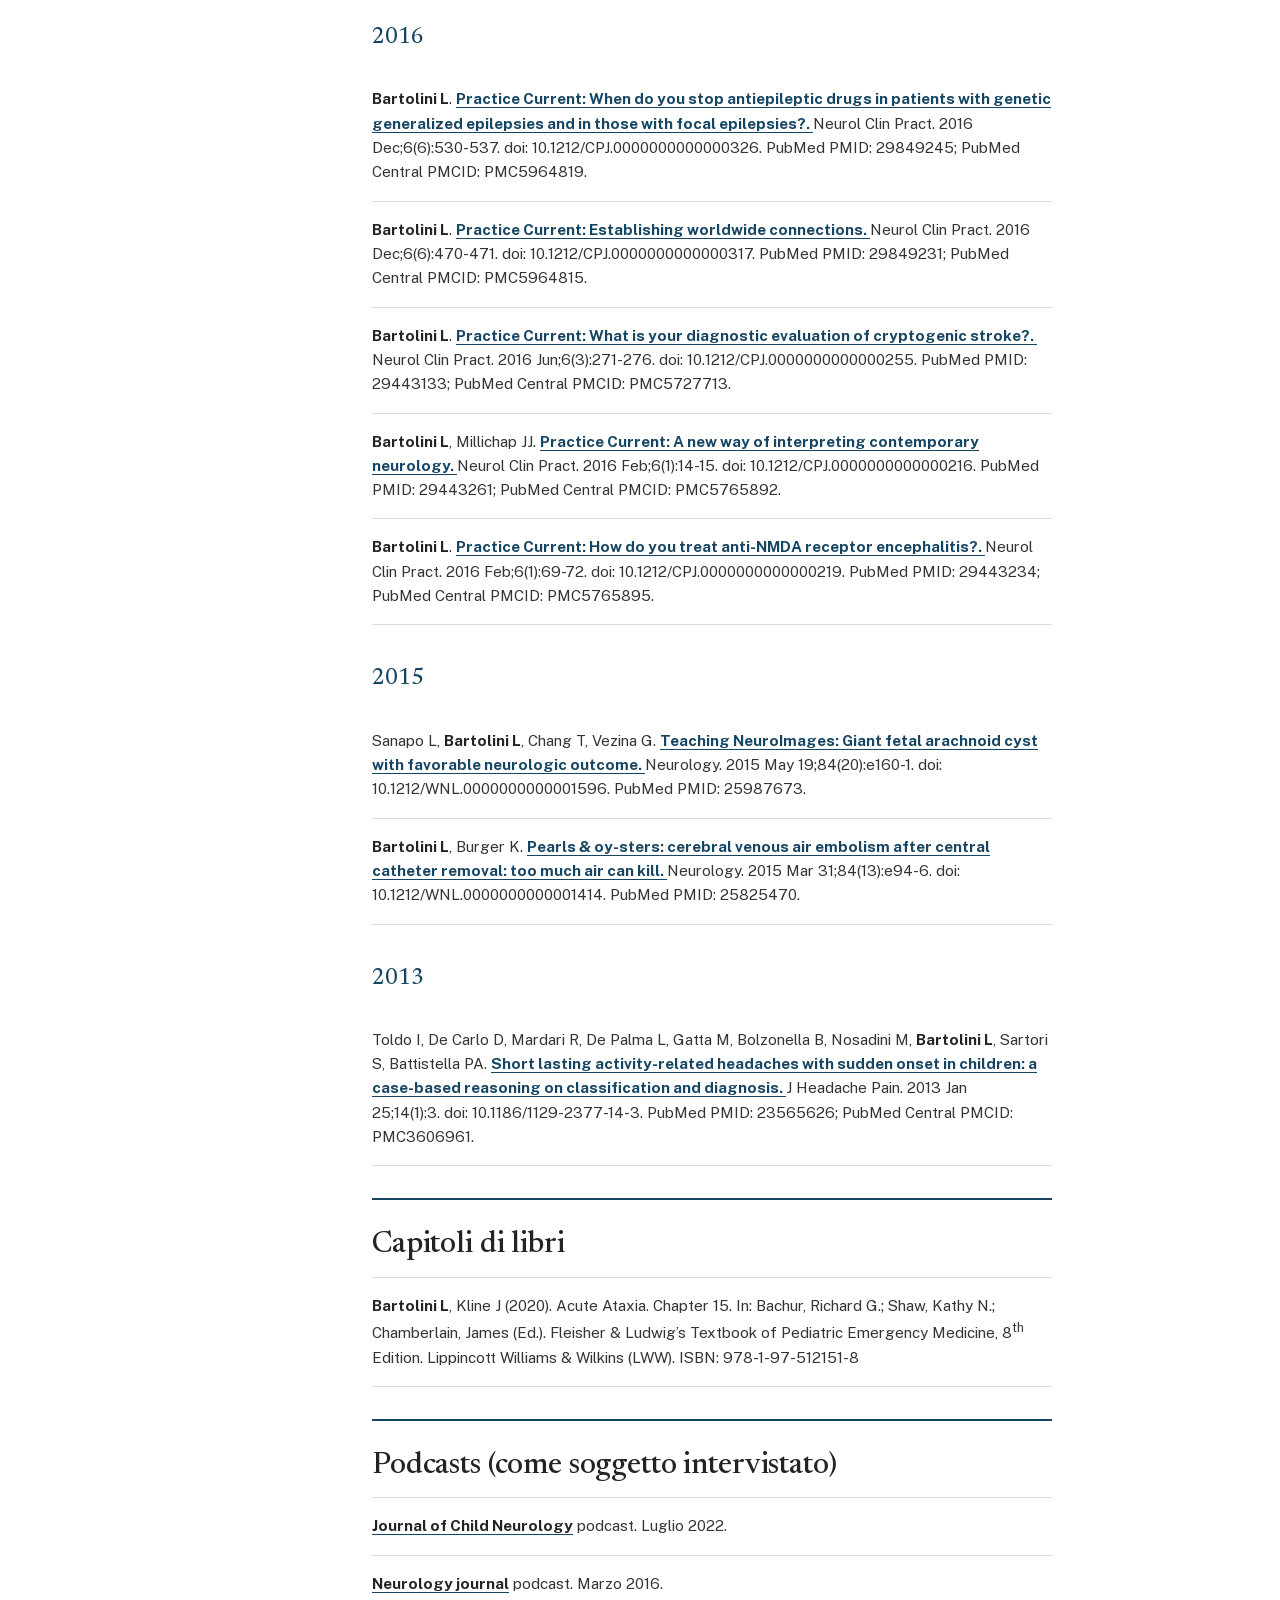
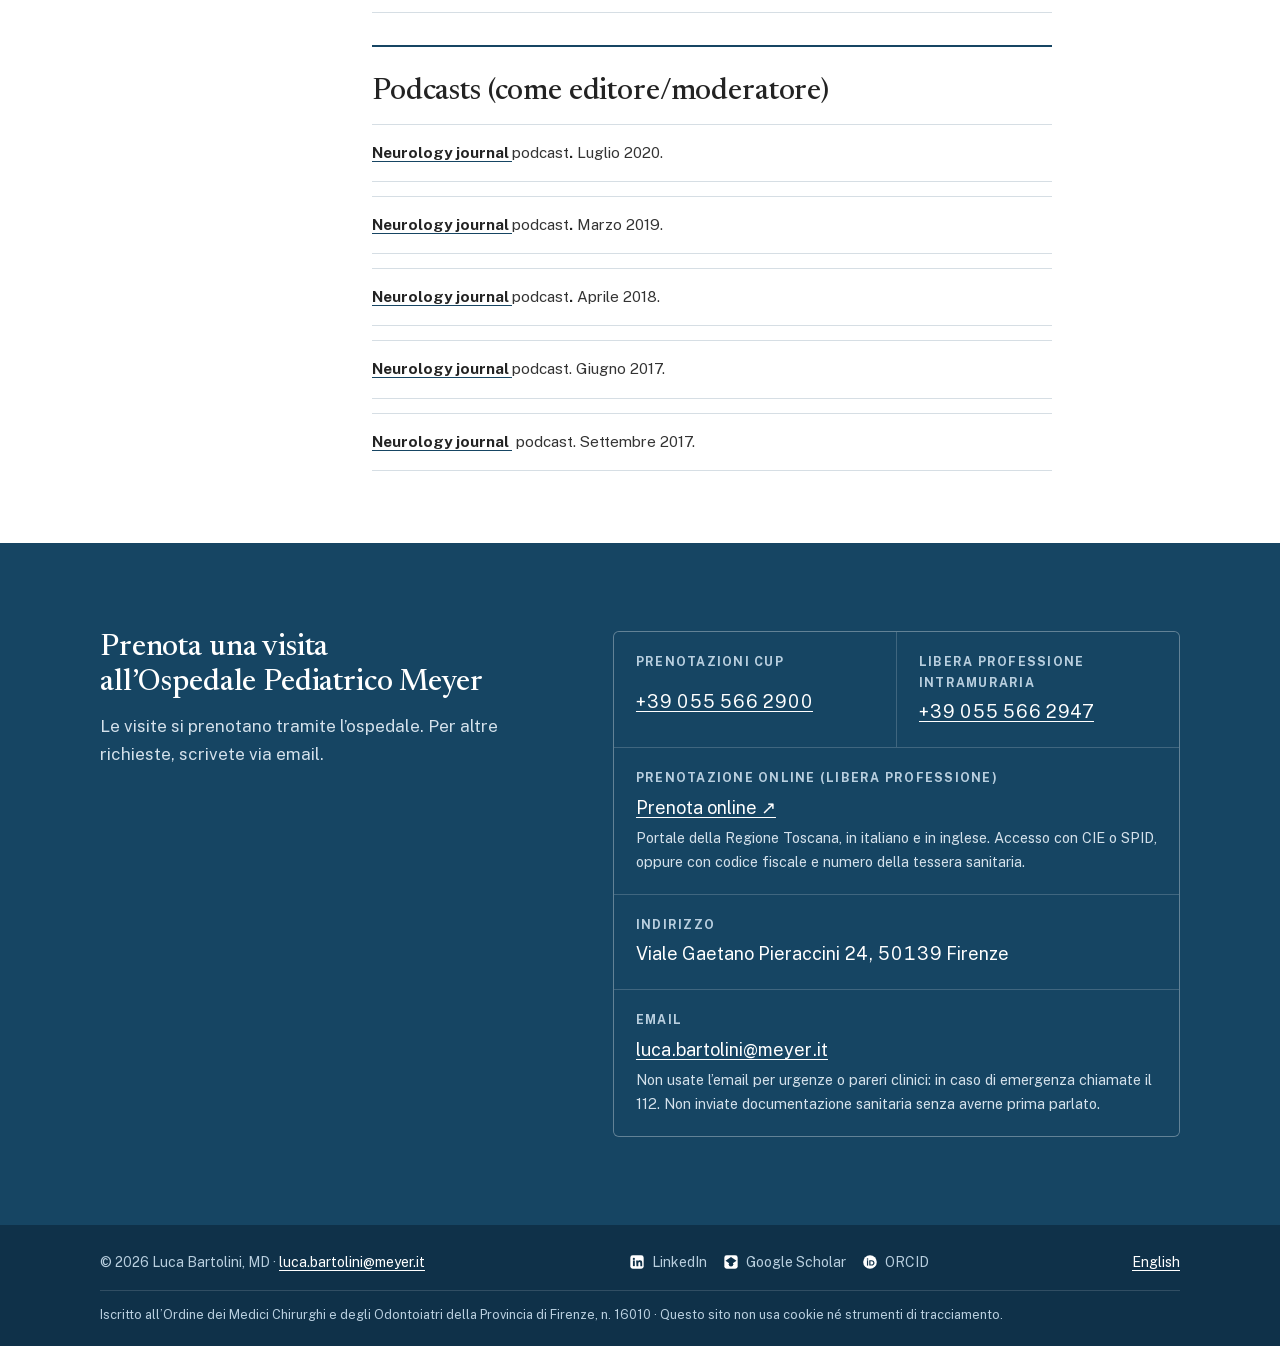
<file: it/pubblicazioni/index.html>
<!doctype html>
<html lang="it">
<head>
<meta charset="utf-8">
<meta name="viewport" content="width=device-width, initial-scale=1, viewport-fit=cover">
<script>try{var t=localStorage.getItem("theme");if(t==="dark"||t==="light")document.documentElement.setAttribute("data-theme",t)}catch(e){}</script>
<title>Pubblicazioni | Prof. Luca Bartolini – Università di Firenze</title>
<meta name="description" content="Articoli, capitoli e podcast del Prof. Luca Bartolini, Università di Firenze e Ospedale Meyer, su epilessia pediatrica, neuroinfiammazione e neurologia." />
<link rel="canonical" href="https://www.lucabartolinimd.com/it/pubblicazioni/" />
<meta property="og:locale" content="it_IT" />
<meta property="og:type" content="article" />
<meta property="og:title" content="Pubblicazioni | Prof. Luca Bartolini – Università di Firenze" />
<meta property="og:description" content="Articoli, capitoli e podcast del Prof. Luca Bartolini, Università di Firenze e Ospedale Meyer, su epilessia pediatrica, neuroinfiammazione e neurologia." />
<meta property="og:url" content="https://www.lucabartolinimd.com/it/pubblicazioni/" />
<meta property="og:site_name" content="Luca Bartolini, MD" />
<meta property="article:modified_time" content="2026-11-08T00:00:00+00:00" />
<meta property="og:image" content="https://www.lucabartolinimd.com/assets/img/luca-bartolini-1024.jpg" />
<meta name="twitter:card" content="summary_large_image" />
<meta name="twitter:label1" content="Tempo di lettura stimato" />
<meta name="twitter:data1" content="11 minuti" />
<script type="application/ld+json">{"@context":"https://schema.org","@graph":[{"@type":"WebPage","@id":"https://www.lucabartolinimd.com/it/pubblicazioni/","url":"https://www.lucabartolinimd.com/it/pubblicazioni/","name":"Pubblicazioni | Prof. Luca Bartolini – Università di Firenze","isPartOf":{"@id":"https://www.lucabartolinimd.com/it/#website"},"primaryImageOfPage":{"@id":"https://www.lucabartolinimd.com/it/pubblicazioni/#primaryimage"},"image":{"@id":"https://www.lucabartolinimd.com/it/pubblicazioni/#primaryimage"},"thumbnailUrl":"https://www.lucabartolinimd.com/assets/img/luca-bartolini-1024.jpg","datePublished":"2023-12-11T10:10:59+00:00","dateModified":"2026-11-08T00:00:00+00:00","description":"Articoli, capitoli e podcast del Prof. Luca Bartolini, Università di Firenze e Ospedale Meyer, su epilessia pediatrica, neuroinfiammazione e neurologia.","breadcrumb":{"@id":"https://www.lucabartolinimd.com/it/pubblicazioni/#breadcrumb"},"inLanguage":"it-IT","potentialAction":[{"@type":"ReadAction","target":["https://www.lucabartolinimd.com/it/pubblicazioni/"]}]},{"@type":"ImageObject","inLanguage":"it-IT","@id":"https://www.lucabartolinimd.com/it/pubblicazioni/#primaryimage","url":"https://www.lucabartolinimd.com/assets/img/luca-bartolini-1024.jpg","contentUrl":"https://www.lucabartolinimd.com/assets/img/luca-bartolini-1024.jpg","caption":"Luca Bartolini, MD, FAAN, FAES","width":1024,"height":1536},{"@type":"BreadcrumbList","@id":"https://www.lucabartolinimd.com/it/pubblicazioni/#breadcrumb","itemListElement":[{"@type":"ListItem","position":1,"name":"Home","item":"https://www.lucabartolinimd.com/it/"},{"@type":"ListItem","position":2,"name":"Home","item":"https://www.lucabartolinimd.com/it/"},{"@type":"ListItem","position":3,"name":"Pubblicazioni"}]},{"@type":"WebSite","@id":"https://www.lucabartolinimd.com/it/#website","url":"https://www.lucabartolinimd.com/it/","name":"Luca Bartolini, MD, FAAN, FAES","description":"Pediatric Neurologist and Epileptologist in Florence","publisher":{"@id":"https://www.lucabartolinimd.com/#/schema/person/4115e8d61b340ea2234ad80b020957fd"},"alternateName":"Prof. Luca Bartolini","inLanguage":"it-IT"},{"@type":"Person","@id":"https://www.lucabartolinimd.com/#/schema/person/4115e8d61b340ea2234ad80b020957fd","name":"Luca Bartolini","honorificPrefix":"Prof.","honorificSuffix":"MD, FAAN, FAES","jobTitle":["Neurologo ed epilettologo pediatrico","Professore Associato di Neuropsichiatria Infantile","Direttore di rivista scientifica, Neurology: Clinical Practice"],"description":"Neurologo ed epilettologo pediatrico, si occupa di bambini con disturbi neurologici complessi, in particolare di epilessie farmacoresistenti e genetiche rare.","url":"https://www.lucabartolinimd.com/it/","image":{"@type":"ImageObject","url":"https://www.lucabartolinimd.com/assets/img/luca-bartolini-1024.jpg","contentUrl":"https://www.lucabartolinimd.com/assets/img/luca-bartolini-1024.jpg","width":1024,"height":1536,"caption":"Luca Bartolini, MD, FAAN, FAES"},"email":"mailto:luca.bartolini@meyer.it","worksFor":{"@type":"Hospital","name":"Azienda Ospedaliera Universitaria Meyer IRCCS","url":"https://www.meyer.it","telephone":"+39 055 566 2900","address":{"@type":"PostalAddress","streetAddress":"Viale Gaetano Pieraccini, 24","postalCode":"50139","addressLocality":"Firenze","addressCountry":"IT"}},"affiliation":{"@type":"CollegeOrUniversity","name":"Università degli Studi di Firenze","url":"https://www.unifi.it"},"alumniOf":{"@type":"CollegeOrUniversity","name":"Università degli Studi di Padova"},"award":["Fellow of the American Academy of Neurology (FAAN)","Fellow of the American Epilepsy Society (FAES)"],"knowsAbout":["Epilessia pediatrica","Epilessie farmacoresistenti e malattie neurogenetiche rare","Malattie infiammatorie del sistema nervoso centrale","Ictus pediatrico e malattie cerebrovascolari","Neurologia dell’emergenza","Cefalea"],"knowsLanguage":["it","en"],"sameAs":["https://it.linkedin.com/in/lucabartolinimd","https://scholar.google.com/citations?user=W1sBHMkAAAAJ","https://orcid.org/0000-0003-2755-8218"]}]}</script>
<link rel="alternate" hreflang="en" href="https://www.lucabartolinimd.com/publications/">
<link rel="alternate" hreflang="it" href="https://www.lucabartolinimd.com/it/pubblicazioni/">
<link rel="alternate" hreflang="x-default" href="https://www.lucabartolinimd.com/publications/">
<link rel="preload" href="../../assets/fonts/public-sans-var.woff2" as="font" type="font/woff2" crossorigin>
<link rel="preload" href="../../assets/fonts/newsreader-var.woff2" as="font" type="font/woff2" crossorigin>
<link rel="stylesheet" href="../../assets/css/site.css?v=70cde932">
<link rel="icon" href="../../assets/img/favicon-48.png" sizes="48x48" type="image/png">
<link rel="icon" href="../../assets/img/favicon-96.png" sizes="96x96" type="image/png">
<link rel="icon" href="../../assets/img/favicon-192.png" sizes="192x192" type="image/png">
<link rel="apple-touch-icon" href="../../assets/img/icon-300.jpg">
<meta name="theme-color" content="#164563">
</head>
<body class="page-pubs">
<a class="skip" href="#main">Vai al contenuto</a>
<header class="site-header">
  <div class="wrap">
    <a class="brand" href="../"><picture class="brand-photo"><source type="image/avif" srcset="../../assets/img/headshot-thumb-128.avif 2x, ../../assets/img/headshot-thumb-192.avif 3x"><img src="../../assets/img/headshot-thumb-128.jpg" srcset="../../assets/img/headshot-thumb-192.jpg 3x" alt="" width="44" height="44"></picture><strong>Prof. <span class="nm">Luca Bartolini</span></strong><span>Neurologo ed epilettologo pediatrico · Firenze</span></a>
    <nav class="nav" aria-label="Principale">
      <ul id="site-menu"><li><a href="../">Home</a></li><li><a href="../per-le-famiglie/">Per le famiglie</a></li><li><a href="./" aria-current="page">Pubblicazioni</a></li><li><a href="../ricerca/">Ricerca</a></li><li><a href="../premi/">Premi</a></li><li><a href="../cv/">CV</a></li><li><a href="../contatti/">Contatti</a></li></ul>
      <div class="lang" role="group" aria-label="Lingua"><a href="../../publications/" lang="en" hreflang="en">EN</a><a href="./" lang="it" hreflang="it" aria-current="true">IT</a></div>
      <button class="theme-btn" type="button" id="theme-btn" aria-pressed="false" aria-label="Tema scuro" title="Tema scuro"><svg class="moon" viewBox="0 0 24 24" aria-hidden="true" focusable="false"><path d="M20 14.5A8 8 0 0 1 9.5 4a8 8 0 1 0 10.5 10.5z" fill="none" stroke="currentColor" stroke-width="2" stroke-linejoin="round"/></svg><svg class="sun" viewBox="0 0 24 24" aria-hidden="true" focusable="false"><circle cx="12" cy="12" r="4" fill="none" stroke="currentColor" stroke-width="2"/><path d="M12 2v2.5M12 19.5V22M2 12h2.5M19.5 12H22M4.9 4.9l1.8 1.8M17.3 17.3l1.8 1.8M4.9 19.1l1.8-1.8M17.3 6.7l1.8-1.8" stroke="currentColor" stroke-width="2" stroke-linecap="round"/></svg></button>
      <button class="menu-btn" type="button" id="menu-btn" aria-controls="site-menu" aria-expanded="false" data-open="Menu" data-close="Chiudi">Menu</button>
    </nav>
  </div>
</header>
<main id="main">
<section class="page-head"><div class="wrap"><div class="titles"><h1>Pubblicazioni</h1></div></div></section>
<section class="page-body"><div class="wrap"><nav class="toc" aria-label="In questa pagina"><p class="eyebrow">In questa pagina</p><a href="#articoli-in-riviste-scientifiche">Articoli in riviste scientifiche</a><a href="#capitoli-di-libri">Capitoli di libri</a><a href="#podcasts-come-soggetto-intervistato">Podcasts (come soggetto intervistato)</a><a href="#podcasts-come-editore-moderatore">Podcasts (come editore/moderatore)</a></nav><article class="prose"><h2 id="articoli-in-riviste-scientifiche">Articoli in riviste scientifiche</h2><h3 class="year">2026</h3><ul><li><span class="me">Bartolini L</span>, Kleffman LA. <a href="https://doi.org/10.1212/CPJ.0000000000200683" target="_blank" rel="noopener">From Building Foundations to Shaping Practice: Fifteen Years of Neurology® Clinical Practice and a Vision for the Future<span class="sr-only"> (si apre in una nuova scheda)</span></a>. Neurol Clin Pract. 2026 Dec;16(6):e200683. doi: 10.1212/CPJ.0000000000200683. Epub 2026 Nov 3. PMID: 42976304; PMCID: PMC13734735.</li><li>Metitieri T, Savoca G, <span class="me">Bartolini L</span>, Savazzi S, Lenge M, Bianchi A, Procopio E, Guerrini R. <a href="https://www.tandfonline.com/doi/10.1080/87565641.2026.2713513?url_ver=Z39.88-2003&rfr_id=ori:rid:crossref.org&rfr_dat=cr_pub%20%200pubmed" target="_blank" rel="noopener">Case Report of Recovery from Cortical Blindness in a Child with POLG1-Related Disease: A Three-Month Follow-Up<span class="sr-only"> (si apre in una nuova scheda)</span></a>. Dev Neuropsychol. 2026 Aug-Sep;51(5-6):300-310. doi: 10.1080/87565641.2026.2713513. Epub 2026 Aug 4. PMID: 42550673.</li><li>Pavlidis E, De Liso P, Cantalupo G, Amadori E, <span class="me">Bartolini L</span>, Cavalli A, Dilena R, Gentile V, Mastrangelo M, Pisani F, Proietti J, Cesaroni E; Neonatal Seizures and Epilepsy Committee of the Italian League Against Epilepsy; Neonatal Seizures and Epilepsy Committee of the Italian League Against Epilepsy. <a href="https://www.frontiersin.org/journals/neurology/articles/10.3389/fneur.2026.1855017/full" target="_blank" rel="noopener">Neonatal status epilepticus: critical issues in clinical practice<span class="sr-only"> (si apre in una nuova scheda)</span></a>. Front Neurol. 2026 Jul 16;17:1855017. doi: 10.3389/fneur.2026.1855017. PMID: 42534842; PMCID: PMC13422202.</li><li>Merino JG, <span class="me">Bartolini L</span>, Kang PB, Kleffman LA, Kunchok AC, Pieper KM, Sorenson M, Strowd RE 3rd, Zamvil SS, Baskin PK. <a href="https://www.neurology.org/doi/10.1212/WNL.0000000000218171?url_ver=Z39.88-2003&rfr_id=ori:rid:crossref.org&rfr_dat=cr_pub%20%200pubmed" target="_blank" rel="noopener">Updating <em>Neurology</em>® Journals&#8217; Policies on AI Use, Reporting of Genetic Studies, and Protocols for Systematic Review<span class="sr-only"> (si apre in una nuova scheda)</span></a>. Neurology. 2026 May 26;106(10):e218171. doi: 10.1212/WNL.0000000000218171. Epub 2026 Apr 17. PMID: 41996662.</li><li>Pisano T, Balestrini S, Boncristiano A, Caini S, Lombardini M, Scuma E, Cavallin M, <span class="me">Bartolini L</span>, Pellacani S, Barba C, Guerrini R. <a href="https://onlinelibrary.wiley.com/doi/10.1111/ene.70530" target="_blank" rel="noopener">Real-World Use of Cenobamate in Paediatric Drug-Resistant Epilepsy: Long-Term Efficacy, Safety, and Co-Medication Adjustment<span class="sr-only"> (si apre in una nuova scheda)</span></a>. Eur J Neurol. 2026 Feb;33(2):e70530. doi: 10.1111/ene.70530. PMID: 41704210; PMCID: PMC12914351.</li></ul><h3 class="year">2025</h3><ul><li>Sarli WM, Quaranta F, Canessa C, Lodi L, Pisano L, Buccoliero AM, Oranges T, Sieni E, Simonini G, <span class="me">Bartolini L</span>, Venturini E, Galli L, Azzari C, Ricci S. <a href="https://www.frontiersin.org/journals/immunology/articles/10.3389/fimmu.2025.1634661/full" target="_blank" rel="noopener">Uncovering hidden immune defects in childhood granulomatous disorders: a case report<span class="sr-only"> (si apre in una nuova scheda)</span></a>. Front Immunol. 2025 Jul 18;16:1634661. doi: 10.3389/fimmu.2025.1634661. PMID: 40755768; PMCID: PMC12313637.</li><li><span class="me">Bartolini L</span>, Savoca G, Tassone M, Metitieri T, Guerrini R. <a href="https://onlinelibrary.wiley.com/doi/10.1111/dmcn.16434" target="_blank" rel="noopener">Diagnosis and treatment of occipital brain lesions in children<span class="sr-only"> (si apre in una nuova scheda)</span></a>. Dev Med Child Neurol. 2025 Nov;67(11):1409-1420. doi: 10.1111/dmcn.16434. Epub 2025 Jul 22. PMID: 40696755; PMCID: PMC12521634.</li><li>McLeod GA, Switzer AR, <span class="me">Bartolini L</span>, Zea Vera AG, Smith EE, Ganesh A. <a href="https://www.neurology.org/doi/10.1212/CPJ.0000000000200507?url_ver=Z39.88-2003&rfr_id=ori:rid:crossref.org&rfr_dat=cr_pub%20%200pubmed" target="_blank" rel="noopener">Management of Patients With Mild Cognitive Impairment in the Era of Anti-Amyloid Therapy: A Worldwide Neurology Survey<span class="sr-only"> (si apre in una nuova scheda)</span></a>. Neurol Clin Pract. 2025 Aug;15(4):e200507. doi: 10.1212/CPJ.0000000000200507. Epub 2025 Jun 25. PMID: 40584636; PMCID: PMC12204774.</li><li>Palmetti M, Venturini E, <span class="me">Bartolini L</span>, Chiappini E, Lyall H, Galli L. <a href="https://link.springer.com/article/10.1007/s00431-025-06215-4" target="_blank" rel="noopener">Congenital CMV infection and central nervous system involvement: mechanisms, treatment, and long-term outcomes<span class="sr-only"> (si apre in una nuova scheda)</span></a>. Eur J Pediatr. 2025 May 31;184(6):381. doi: 10.1007/s00431-025-06215-4. PMID: 40448827.</li><li>Roberts JI, Ganesh A, <span class="me">Bartolini L</span>, Kalincik T. <a href="https://www.neurology.org/doi/10.1212/CPJ.0000000000200376" target="_blank" rel="noopener">Approach to Managing the Initial Presentation of Multiple Sclerosis: A Worldwide Practice Survey<span class="sr-only"> (si apre in una nuova scheda)</span></a>. Neurol Clin Pract. 2025 Feb;15(1):e200376. doi: 10.1212/CPJ.0000000000200376. Epub 2024 Oct 9. PMID: 39399557; PMCID: PMC11466530.</li></ul><h3 class="year">2024</h3><ul><li>MacLean D, Beland B, Jewett GAE, <span class="me">Bartolini L</span>, Campbell DJT, Varma M, Singh RJ, Wong JH, Menon BK, Ganesh A. <a href="https://www.cambridge.org/core/journals/canadian-journal-of-neurological-sciences/article/management-approaches-to-intraluminal-thrombi-in-acutely-symptomatic-carotid-stenosis/BD323BBB13F4C36557BBF8C579B98D76" target="_blank" rel="noopener">Management Approaches to Intraluminal Thrombi in Acutely Symptomatic Carotid Stenosis<span class="sr-only"> (si apre in una nuova scheda)</span></a>. Can J Neurol Sci. 2024 Nov 27:1-27. doi: 10.1017/cjn.2024.348. Epub ahead of print. PMID: 39592265.</li><li>Savoca G, Gianfredi A, <span class="me">Bartolini L</span>. <a href="https://link.springer.com/article/10.1007/s11910-024-01393-4" target="_blank" rel="noopener">The Development of Epilepsy Following CNS Viral Infections: Mechanisms<span class="sr-only"> (si apre in una nuova scheda)</span></a>. Curr Neurol Neurosci Rep. 2024 Nov 16;25(1):2. doi: 10.1007/s11910-024-01393-4. PMID: 39549124.</li><li>D&#8217;Eleuterio A, Rufini P, L&#8217;Erario M, Simonini G, Montagnani C, Ermini S, Ricci S, <span class="me">Bartolini L</span>, Ricci Z. <a href="https://www.thieme-connect.de/products/ejournals/abstract/10.1055/a-2442-5810" target="_blank" rel="noopener">Management of Critically Ill Children with Acute Necrotizing Encephalitis during an H1N1 Outbreak in a Tertiary Pediatric Hospital: A Series of Three Cases and Literature Review<span class="sr-only"> (si apre in una nuova scheda)</span></a>. Neuropediatrics. 2024 Nov 11. doi: 10.1055/a-2442-5810. Epub ahead of print. PMID: 39419292.</li><li><span class="me">Bartolini L</span>, Ricci S, Azzari C, Moriondo M, Nieddu F, L&#8217;Erario M, Ricci Z, Simonini G, Mortilla M, Indolfi G, Montagnani C, Chiappini E, Galli L, Guerrini R. <a href="https://www.eurosurveillance.org/content/10.2807/1560-7917.ES.2024.29.17.2400199" target="_blank" rel="noopener">Severe A(H1N1)pdm09 influenza acute encephalopathy outbreak in children in Tuscany, Italy, December 2023 to January 2024<span class="sr-only"> (si apre in una nuova scheda)</span></a>. Euro Surveill. 2024 Apr;29(17):2400199. doi: 10.2807/1560-7917.ES.2024.29.17.2400199. PMID: 38666399; PMCID: PMC11063669.</li></ul><h3 class="year">2023</h3><ul><li>Abdennadher M, Inati SK, Rahhal S, Khan O, <span class="me">Bartolini L</span>, Thurm A, Theodore W, Miller JS, Porter FD, Bianconi S. <a href="https://www.ncbi.nlm.nih.gov/pubmed/37850681/" target="_blank" rel="noopener">Characterization of seizures and EEG findings in creatine transporter deficiency due to SLC6A8 mutation. <span class="sr-only"> (si apre in una nuova scheda)</span></a>Am J Med Genet A. 2023 Oct 18;. doi: 10.1002/ajmg.a.63418. [Epub ahead of print] PubMed PMID: 37850681.</li><li>Abdennadher M, Patel S, Dembny K, Edalatpour R, Weinberg J, <span class="me">Bartolini L</span>, Ganesh A, Singhal D. <a href="https://www.ncbi.nlm.nih.gov/pubmed/37599703/" target="_blank" rel="noopener">Work, Parenting, and Well-being: An International Survey of Neurologists During the COVID-19 Pandemic. <span class="sr-only"> (si apre in una nuova scheda)</span></a>Neurol Clin Pract. 2023 Oct;13(5):e200176. doi: 10.1212/CPJ.0000000000200176. Epub 2023 Aug 15. PubMed PMID: 37599703; PubMed Central PMCID: PMC10434989.</li><li>Zheng B, Abdulrazeq H, Shao B, Liu DD, Leary O, Lauro PM, <span class="me">Bartolini L</span>, Blum AS, Asaad WF. <a href="https://www.ncbi.nlm.nih.gov/pubmed/37523797/" target="_blank" rel="noopener">Seizure and anatomical outcomes of repeat laser amygdalohippocampotomy for temporal lobe epilepsy: A single-institution case series. <span class="sr-only"> (si apre in una nuova scheda)</span></a>Epilepsy Behav. 2023 Sep;146:109365. doi: 10.1016/j.yebeh.2023.109365. Epub 2023 Jul 29. PubMed PMID: 37523797.</li><li>Lob K, Hou T, Chu TC, Ibrahim N, <span class="me">Bartolini L</span>, Nie DA. <a href="https://www.ncbi.nlm.nih.gov/pubmed/37182499/" target="_blank" rel="noopener">Clinical features and drug-resistance in pediatric epilepsy with co-occurring autism: A retrospective comparative cohort study. <span class="sr-only"> (si apre in una nuova scheda)</span></a>Epilepsy Behav. 2023 Jun;143:109228. doi: 10.1016/j.yebeh.2023.109228. Epub 2023 May 12. PubMed PMID: 37182499.</li></ul><h3 class="year">2022</h3><ul><li><span class="me">Bartolini L</span>. <a href="https://www.ncbi.nlm.nih.gov/pubmed/36540143/" target="_blank" rel="noopener">Neurology® Clinical Practice: Laying a Foundation to Become the Primary Home for Quality-Oriented Research in Neurology. <span class="sr-only"> (si apre in una nuova scheda)</span></a>Neurol Clin Pract. 2022 Dec;12(6):383-385. doi: 10.1212/CPJ.0000000000200116. PubMed PMID: 36540143; PubMed Central PMCID: PMC9757121.</li><li><span class="me">Bartolini L</span>, Kvam K, Jagolino-Cole A, Ney J, Savage-Edwards BA, Tsao JW. <a href="https://www.ncbi.nlm.nih.gov/pubmed/36380898/" target="_blank" rel="noopener">A Message From the Editors to Our Reviewers: 2021-2022. <span class="sr-only"> (si apre in una nuova scheda)</span></a>Neurol Clin Pract. 2022 Oct;12(5):331-333. doi: 10.1212/CPJ.0000000000200084. PubMed PMID: 36380898; PubMed Central PMCID: PMC9647810.</li><li>Amianto F, Davico C, Bertino F, <span class="me">Bartolini L</span>, Vittorini R, Vacchetti M, Vitiello B. <a href="https://www.ncbi.nlm.nih.gov/pubmed/36291387/" target="_blank" rel="noopener">Clinical and Instrumental Follow-Up of Childhood Absence Epilepsy (CAE): Exploration of Prognostic Factors. <span class="sr-only"> (si apre in una nuova scheda)</span></a>Children (Basel). 2022 Sep 23;9(10). doi: 10.3390/children9101452. PubMed PMID: 36291387; PubMed Central PMCID: PMC9600757.</li><li>Lob K, Bassell-Hawkins J, Patil R, Nie D, <span class="me">Bartolini L</span>. <a href="https://www.ncbi.nlm.nih.gov/pubmed/35839645/" target="_blank" rel="noopener">Vitamin B6 decreases the risk of levetiracetam discontinuation in children with epilepsy: A retrospective study. <span class="sr-only"> (si apre in una nuova scheda)</span></a>Epilepsy Behav. 2022 Sep;134:108839. doi: 10.1016/j.yebeh.2022.108839. Epub 2022 Jul 12. PubMed PMID: 35839645.</li><li>Shao B, Zheng B, Liu DD, Anderson MN, Svokos K, <span class="me">Bartolini L</span>, Asaad WF. <a href="https://www.ncbi.nlm.nih.gov/pubmed/36051773/" target="_blank" rel="noopener">Seizure freedom after laser amygdalohippocampotomy guided by bilateral responsive neurostimulation in pediatric epilepsy: illustrative case. <span class="sr-only"> (si apre in una nuova scheda)</span></a>J Neurosurg Case Lessons. 2022 Aug 29;4(9):CASE22235. doi: 10.3171/CASE22235. eCollection 2022 Aug 29. PubMed PMID: 36051773; PubMed Central PMCID: PMC9426349.</li><li>Zea Vera A, <span class="me">Bartolini L</span>, Ganesh A. <a href="https://www.ncbi.nlm.nih.gov/pubmed/36382114/" target="_blank" rel="noopener">Picking Brains on a Global Scale: Practice Current and Practice Buzz. <span class="sr-only"> (si apre in una nuova scheda)</span></a>Neurol Clin Pract. 2022 Aug;12(4):e33-e34. doi: 10.1212/CPJ.0000000000200062. PubMed PMID: 36382114; PubMed Central PMCID: PMC9647814.</li><li>Erlich-Malona N, <span class="me">Bartolini L</span>, D&#8217;Abreu A, Roth J. <a href="https://www.ncbi.nlm.nih.gov/pubmed/35419139/" target="_blank" rel="noopener">Paroxysmal Hypothermia With Prominent Parkinsonian Features After Suprachiasmatic Tumor Resection. <span class="sr-only"> (si apre in una nuova scheda)</span></a>Neurohospitalist. 2022 Apr;12(2):285-289. doi: 10.1177/19418744211056206. Epub 2021 Dec 6. PubMed PMID: 35419139; PubMed Central PMCID: PMC8995609.</li><li>Samanta D, Ostendorf AP, Singh R, Gedela S, Elumalai V, Hoyt ML, Perry MS, <span class="me">Bartolini L</span>, Curran GM. <a href="https://www.ncbi.nlm.nih.gov/pubmed/35312338/" target="_blank" rel="noopener">Physicians&#8217; Perspectives on Presurgical Discussion and Shared Decision-Making in Pediatric Epilepsy Surgery. <span class="sr-only"> (si apre in una nuova scheda)</span></a>J Child Neurol. 2022 Apr;37(5):416-425. doi: 10.1177/08830738221089472. Epub 2022 Mar 21. PubMed PMID: 35312338; PubMed Central PMCID: PMC9086119.</li></ul><h3 class="year">2021</h3><ul><li><span class="me">Bartolini L</span>. <a href="https://www.ncbi.nlm.nih.gov/pubmed/34992951/" target="_blank" rel="noopener">Inclusion as a Key to Shaping the Future of Neurology® Clinical Practice: Calling for Authors. <span class="sr-only"> (si apre in una nuova scheda)</span></a>Neurol Clin Pract. 2021 Dec;11(6):453-454. doi: 10.1212/CPJ.0000000000001141. PubMed PMID: 34992951; PubMed Central PMCID: PMC8723960.</li><li><span class="me">Bartolini L</span>, Moran MP, Norato G, Thomas B, Dick AD, Wells E, Suslovic W, Bumbut A, Chamberlain JM, Theodore WH, Gaillard WD, Jacobson S. <a href="https://www.ncbi.nlm.nih.gov/pubmed/34161903/" target="_blank" rel="noopener">Differential activation of neuroinflammatory pathways in children with seizures: A cross-sectional study. <span class="sr-only"> (si apre in una nuova scheda)</span></a>Seizure. 2021 Oct;91:150-158. doi: 10.1016/j.seizure.2021.05.022. Epub 2021 May 31. PubMed PMID: 34161903.</li><li>Watson GDR, Afra P, <span class="me">Bartolini L</span>, Graf DA, Kothare SV, McGoldrick P, Thomas BJ, Saxena AR, Tomycz LD, Wolf SM, Yan PZ, Hagen EC. <a href="https://www.ncbi.nlm.nih.gov/pubmed/34563807/" target="_blank" rel="noopener">A journey into the unknown: An ethnographic examination of drug-resistant epilepsy treatment and management in the United States. <span class="sr-only"> (si apre in una nuova scheda)</span></a>Epilepsy Behav. 2021 Sep 23;124:108319. doi: 10.1016/j.yebeh.2021.108319. [Epub ahead of print] PubMed PMID: 34563807.</li><li>Abdennadher M, Inati S, Soldatos A, Norato G, Baker EH, Thurm A, <span class="me">Bartolini L</span>, Masvekar R, Theodore W, Bielekova B, Porter FD, Dang Do AN. <a href="https://www.ncbi.nlm.nih.gov/pubmed/33550636/" target="_blank" rel="noopener">Seizure phenotype in CLN3 disease and its relation to other neurologic outcome measures. <span class="sr-only"> (si apre in una nuova scheda)</span></a>J Inherit Metab Dis. 2021 Jul;44(4):1013-1020. doi: 10.1002/jimd.12366. Epub 2021 Feb 15. PubMed PMID: 33550636; PubMed Central PMCID: PMC9437865.</li><li>Wiwattanadittakul N, Suwannachote S, You X, Cohen NT, Tran T, Phuackchantuck R, Tsuchida TN, Depositario-Cabacar DF, Zelleke T, Schreiber JM, Conry JA, Kao A, <span class="me">Bartolini L</span>, Oluigbo C, Almira-Suarez MI, Havens K, Whitehead MT, Gaillard WD. <a href="https://www.ncbi.nlm.nih.gov/pubmed/33711709/" target="_blank" rel="noopener">Spatiotemporal distribution and age of seizure onset in a pediatric epilepsy surgery cohort with cortical dysplasia. <span class="sr-only"> (si apre in una nuova scheda)</span></a>Epilepsy Res. 2021 May;172:106598. doi: 10.1016/j.eplepsyres.2021.106598. Epub 2021 Mar 2. PubMed PMID: 33711709.</li><li>Raimondo E, McKinney R, Mason K, <span class="me">Bartolini L</span>. <a href="https://www.ncbi.nlm.nih.gov/pubmed/32928968/" target="_blank" rel="noopener">Teaching Video Neuroimages: Ictal Unilateral Eye Blinking in Temporal Lobe Seizures: An Illustrative Video Case. <span class="sr-only"> (si apre in una nuova scheda)</span></a>Neurology. 2021 Feb 16;96(7):e1094-e1095. doi: 10.1212/WNL.0000000000010844. Epub 2020 Sep 14. PubMed PMID: 32928968.</li><li>Phillips O, Radoeva P, <span class="me">Bartolini L</span>. <a href="https://www.ncbi.nlm.nih.gov/pubmed/33340836/" target="_blank" rel="noopener">Delayed transhemispheric propagation of electrographic seizures following functional hemispherectomy. <span class="sr-only"> (si apre in una nuova scheda)</span></a>Clin Neurol Neurosurg. 2021 Feb;201:106418. doi: 10.1016/j.clineuro.2020.106418. Epub 2020 Dec 8. PubMed PMID: 33340836.</li><li>Ganesh A, <span class="me">Bartolini L</span>, Singh RJ, Al-Sultan AS, Campbell DJT, Wong JH, Menon BK. <a href="https://www.ncbi.nlm.nih.gov/pubmed/33968469/" target="_blank" rel="noopener">Equipoise in Management of Patients With Acute Symptomatic Carotid Stenosis (Hot Carotid). <span class="sr-only"> (si apre in una nuova scheda)</span></a>Neurol Clin Pract. 2021 Feb;11(1):25-32. doi: 10.1212/CPJ.0000000000000812. PubMed PMID: 33968469; PubMed Central PMCID: PMC8101303.</li></ul><h3 class="year">2020</h3><ul><li>Asadi-Pooya AA, <span class="me">Bartolini L</span>. <a href="https://www.ncbi.nlm.nih.gov/pubmed/32053411/" target="_blank" rel="noopener">Prevention and treatment of temporal lobe epilepsy: lessons from hepatitis B story!. <span class="sr-only"> (si apre in una nuova scheda)</span></a>Int J Neurosci. 2020 Nov;130(11):1151-1155. doi: 10.1080/00207454.2020.1730370. Epub 2020 Feb 27. Review. PubMed PMID: 32053411.</li><li>Warrior L, Kim CY, Burdick DJ, Ackerman DJ, <span class="me">Bartolini L</span>, Cagniart KR, Dangayach NS, Dawson ET, Orjuela KD, Gordon Perue GL, Cutsforth-Gregory JK, Bahouth MN, McClean JC 2nd, DeLuca GC. <a href="https://www.ncbi.nlm.nih.gov/pubmed/32817189/" target="_blank" rel="noopener">Leading with inclusion during the COVID-19 pandemic: Stronger together. <span class="sr-only"> (si apre in una nuova scheda)</span></a>Neurology. 2020 Sep 22;95(12):537-542. doi: 10.1212/WNL.0000000000010641. Epub 2020 Aug 14. PubMed PMID: 32817189.</li><li>Ganesh A, <span class="me">Bartolini L</span>, Wesley SF. <a href="https://www.ncbi.nlm.nih.gov/pubmed/32309032/" target="_blank" rel="noopener">Worldwide survey of neurologists on approach to autoimmune encephalitis. <span class="sr-only"> (si apre in una nuova scheda)</span></a>Neurol Clin Pract. 2020 Apr;10(2):140-148. doi: 10.1212/CPJ.0000000000000701. PubMed PMID: 32309032; PubMed Central PMCID: PMC7156195.</li></ul><h3 class="year">2019</h3><ul><li><span class="me">Bartolini L</span>, Theodore WH, Jacobson S, Gaillard WD. <a href="https://www.ncbi.nlm.nih.gov/pubmed/30953871/" target="_blank" rel="noopener">Infection with HHV-6 and its role in epilepsy. <span class="sr-only"> (si apre in una nuova scheda)</span></a>Epilepsy Res. 2019 Jul;153:34-39. doi: 10.1016/j.eplepsyres.2019.03.016. Epub 2019 Mar 29. Review. PubMed PMID: 30953871.</li><li>George IC, <span class="me">Bartolini L</span>, Ney J, Singhal D. <a href="https://www.ncbi.nlm.nih.gov/pubmed/31341707/" target="_blank" rel="noopener">Differences in treatment of epilepsy in pregnancy: A worldwide survey. <span class="sr-only"> (si apre in una nuova scheda)</span></a>Neurol Clin Pract. 2019 Jun;9(3):201-207. doi: 10.1212/CPJ.0000000000000642. PubMed PMID: 31341707; PubMed Central PMCID: PMC6615647.</li><li><span class="me">Bartolini L</span>, Libbey JE, Ravizza T, Fujinami RS, Jacobson S, Gaillard WD. <a href="https://www.ncbi.nlm.nih.gov/pubmed/29978423/" target="_blank" rel="noopener">Viral Triggers and Inflammatory Mechanisms in Pediatric Epilepsy. <span class="sr-only"> (si apre in una nuova scheda)</span></a>Mol Neurobiol. 2019 Mar;56(3):1897-1907. doi: 10.1007/s12035-018-1215-5. Epub 2018 Jul 5. Review. PubMed PMID: 29978423; PubMed Central PMCID: PMC7416551.</li></ul><h3 class="year">2018</h3><ul><li><span class="me">Bartolini L</span>, Piras E, Sullivan K, Gillen S, Bumbut A, Lin CM, Leibovitch EC, Graves JS, Waubant EL, Chamberlain JM, Gaillard WD, Jacobson S. <a href="https://www.ncbi.nlm.nih.gov/pubmed/30344507/" target="_blank" rel="noopener">Detection of HHV-6 and EBV and Cytokine Levels in Saliva From Children With Seizures: Results of a Multi-Center Cross-Sectional Study. <span class="sr-only"> (si apre in una nuova scheda)</span></a>Front Neurol. 2018;9:834. doi: 10.3389/fneur.2018.00834. eCollection 2018. PubMed PMID: 30344507; PubMed Central PMCID: PMC6182262.</li><li><span class="me">Bartolini L</span>, Iannuzzi D, Mattei G. <a href="https://www.ncbi.nlm.nih.gov/pubmed/30209311/" target="_blank" rel="noopener">Comparison of frequency and strain-rate domain mechanical characterization. <span class="sr-only"> (si apre in una nuova scheda)</span></a>Sci Rep. 2018 Sep 12;8(1):13697. doi: 10.1038/s41598-018-31737-3. PubMed PMID: 30209311; PubMed Central PMCID: PMC6135832.</li><li>Farias-Moeller R, LaFrance-Corey R, <span class="me">Bartolini L</span>, Wells EM, Baker M, Doslea A, Suslovic W, Greenberg J, Carpenter JL, Howe CL. <a href="https://www.ncbi.nlm.nih.gov/pubmed/30132834/" target="_blank" rel="noopener">Fueling the FIRES: Hemophagocytic lymphohistiocytosis in febrile infection-related epilepsy syndrome. <span class="sr-only"> (si apre in una nuova scheda)</span></a>Epilepsia. 2018 Sep;59(9):1753-1763. doi: 10.1111/epi.14524. Epub 2018 Aug 22. PubMed PMID: 30132834.</li><li><span class="me">Bartolini L</span>. <a href="https://www.ncbi.nlm.nih.gov/pubmed/30140573/" target="_blank" rel="noopener">Author Response: Uncertainties from a worldwide survey on antiepileptic drug withdrawal after seizure remission. <span class="sr-only"> (si apre in una nuova scheda)</span></a>Neurol Clin Pract. 2018 Aug;8(4):277-278. doi: 10.1212/CPJ.0000000000000500. PubMed PMID: 30140573; PubMed Central PMCID: PMC6105055.</li><li><span class="me">Bartolini L</span>, Majidi S, Koubeissi MZ. <a href="https://www.ncbi.nlm.nih.gov/pubmed/29708173/" target="_blank" rel="noopener">Uncertainties from a worldwide survey on antiepileptic drug withdrawal after seizure remission. <span class="sr-only"> (si apre in una nuova scheda)</span></a>Neurol Clin Pract. 2018 Apr;8(2):108-115. doi: 10.1212/CPJ.0000000000000441. PubMed PMID: 29708173; PubMed Central PMCID: PMC5914742.</li><li><span class="me">Bartolini L</span>. <a href="https://www.ncbi.nlm.nih.gov/pubmed/29437658/" target="_blank" rel="noopener">&#8220;Curious George Goes to the Hospital&#8221;: teaching toddlers how good healthcare works. <span class="sr-only"> (si apre in una nuova scheda)</span></a>BMJ. 2018 Feb 6;360:k487. doi: 10.1136/bmj.k487. PubMed PMID: 29437658; PubMed Central PMCID: PMC6889974.</li><li>Badran A, <span class="me">Bartolini L</span>, Ksendzovsky A, Ray-Chaudhury A, Abdennadher M, Zaghloul KA, Inati SK. <a href="https://www.ncbi.nlm.nih.gov/pubmed/29275288/" target="_blank" rel="noopener">Transient postictal blindness after a focal posterior cingulate gyrus seizure. <span class="sr-only"> (si apre in una nuova scheda)</span></a>Seizure. 2018 Jan;54:58-60. doi: 10.1016/j.seizure.2017.12.002. Epub 2017 Dec 17. PubMed PMID: 29275288; PubMed Central PMCID: PMC8364341.</li></ul><h3 class="year">2017</h3><ul><li>Farias-Moeller R, <span class="me">Bartolini L</span>, Staso K, Schreiber JM, Carpenter JL. <a href="https://www.ncbi.nlm.nih.gov/pubmed/28555777/" target="_blank" rel="noopener">Early ictal and interictal patterns in FIRES: The sparks before the blaze. <span class="sr-only"> (si apre in una nuova scheda)</span></a>Epilepsia. 2017 Aug;58(8):1340-1348. doi: 10.1111/epi.13801. Epub 2017 May 26. PubMed PMID: 28555777.</li><li><span class="me">Bartolini L</span>, Muscal E. <a href="https://www.ncbi.nlm.nih.gov/pubmed/28154970/" target="_blank" rel="noopener">Differences in treatment of anti-NMDA receptor encephalitis: results of a worldwide survey. <span class="sr-only"> (si apre in una nuova scheda)</span></a>J Neurol. 2017 Apr;264(4):647-653. doi: 10.1007/s00415-017-8407-1. Epub 2017 Feb 2. PubMed PMID: 28154970.</li><li>Farias-Moeller R, <span class="me">Bartolini L</span>, Pasupuleti A, Brittany Cines RD, Kao A, Carpenter JL. <a href="https://www.ncbi.nlm.nih.gov/pubmed/27553113/" target="_blank" rel="noopener">A Practical Approach to Ketogenic Diet in the Pediatric Intensive Care Unit for Super-Refractory Status Epilepticus. <span class="sr-only"> (si apre in una nuova scheda)</span></a>Neurocrit Care. 2017 Apr;26(2):267-272. doi: 10.1007/s12028-016-0312-4. PubMed PMID: 27553113.</li><li><span class="me">Bartolini L</span>, Kao A, Zachery A, Murnick JG, Gaillard WD. <a href="https://www.ncbi.nlm.nih.gov/pubmed/28069984/" target="_blank" rel="noopener">Teaching NeuroImages: Homotopic motor distribution on fMRI in closed-lip schizencephaly. <span class="sr-only"> (si apre in una nuova scheda)</span></a>Neurology. 2017 Jan 10;88(2):e24-e25. doi: 10.1212/WNL.0000000000003493. PubMed PMID: 28069984; PubMed Central PMCID: PMC5224712.</li><li><span class="me">Bartolini L</span>, Whitehead MT, Ho CY, Sepeta LN, Oluigbo CO, Havens K, Freilich ER, Schreiber JM, Gaillard WD. <a href="https://www.ncbi.nlm.nih.gov/pubmed/27864929/" target="_blank" rel="noopener">Temporal lobe epilepsy and focal cortical dysplasia in children: A tip to find the abnormality. <span class="sr-only"> (si apre in una nuova scheda)</span></a>Epilepsia. 2017 Jan;58(1):113-122. doi: 10.1111/epi.13615. Epub 2016 Nov 16. PubMed PMID: 27864929.</li></ul><h3 class="year">2016</h3><ul><li><span class="me">Bartolini L</span>. <a href="https://www.ncbi.nlm.nih.gov/pubmed/29849245/" target="_blank" rel="noopener">Practice Current: When do you stop antiepileptic drugs in patients with genetic generalized epilepsies and in those with focal epilepsies?. <span class="sr-only"> (si apre in una nuova scheda)</span></a>Neurol Clin Pract. 2016 Dec;6(6):530-537. doi: 10.1212/CPJ.0000000000000326. PubMed PMID: 29849245; PubMed Central PMCID: PMC5964819.</li><li><span class="me">Bartolini L</span>. <a href="https://www.ncbi.nlm.nih.gov/pubmed/29849231/" target="_blank" rel="noopener">Practice Current: Establishing worldwide connections. <span class="sr-only"> (si apre in una nuova scheda)</span></a>Neurol Clin Pract. 2016 Dec;6(6):470-471. doi: 10.1212/CPJ.0000000000000317. PubMed PMID: 29849231; PubMed Central PMCID: PMC5964815.</li><li><span class="me">Bartolini L</span>. <a href="https://www.ncbi.nlm.nih.gov/pubmed/29443133/" target="_blank" rel="noopener">Practice Current: What is your diagnostic evaluation of cryptogenic stroke?. <span class="sr-only"> (si apre in una nuova scheda)</span></a>Neurol Clin Pract. 2016 Jun;6(3):271-276. doi: 10.1212/CPJ.0000000000000255. PubMed PMID: 29443133; PubMed Central PMCID: PMC5727713.</li><li><span class="me">Bartolini L</span>, Millichap JJ. <a href="https://www.ncbi.nlm.nih.gov/pubmed/29443261/" target="_blank" rel="noopener">Practice Current: A new way of interpreting contemporary neurology. <span class="sr-only"> (si apre in una nuova scheda)</span></a>Neurol Clin Pract. 2016 Feb;6(1):14-15. doi: 10.1212/CPJ.0000000000000216. PubMed PMID: 29443261; PubMed Central PMCID: PMC5765892.</li><li><span class="me">Bartolini L</span>. <a href="https://www.ncbi.nlm.nih.gov/pubmed/29443234/" target="_blank" rel="noopener">Practice Current: How do you treat anti-NMDA receptor encephalitis?. <span class="sr-only"> (si apre in una nuova scheda)</span></a>Neurol Clin Pract. 2016 Feb;6(1):69-72. doi: 10.1212/CPJ.0000000000000219. PubMed PMID: 29443234; PubMed Central PMCID: PMC5765895.</li></ul><h3 class="year">2015</h3><ul><li>Sanapo L, <span class="me">Bartolini L</span>, Chang T, Vezina G. <a href="https://www.ncbi.nlm.nih.gov/pubmed/25987673/" target="_blank" rel="noopener">Teaching NeuroImages: Giant fetal arachnoid cyst with favorable neurologic outcome. <span class="sr-only"> (si apre in una nuova scheda)</span></a>Neurology. 2015 May 19;84(20):e160-1. doi: 10.1212/WNL.0000000000001596. PubMed PMID: 25987673.</li><li><span class="me">Bartolini L</span>, Burger K. <a href="https://www.ncbi.nlm.nih.gov/pubmed/25825470/" target="_blank" rel="noopener">Pearls &amp; oy-sters: cerebral venous air embolism after central catheter removal: too much air can kill. <span class="sr-only"> (si apre in una nuova scheda)</span></a>Neurology. 2015 Mar 31;84(13):e94-6. doi: 10.1212/WNL.0000000000001414. PubMed PMID: 25825470.</li></ul><h3 class="year">2013</h3><ul><li>Toldo I, De Carlo D, Mardari R, De Palma L, Gatta M, Bolzonella B, Nosadini M, <span class="me">Bartolini L</span>, Sartori S, Battistella PA. <a href="https://www.ncbi.nlm.nih.gov/pubmed/23565626/" target="_blank" rel="noopener">Short lasting activity-related headaches with sudden onset in children: a case-based reasoning on classification and diagnosis. <span class="sr-only"> (si apre in una nuova scheda)</span></a>J Headache Pain. 2013 Jan 25;14(1):3. doi: 10.1186/1129-2377-14-3. PubMed PMID: 23565626; PubMed Central PMCID: PMC3606961.</li></ul><h2 id="capitoli-di-libri">Capitoli di libri</h2><ul><li><span class="me">Bartolini L</span>, Kline J (2020). Acute Ataxia. Chapter 15. In: Bachur, Richard G.; Shaw, Kathy N.; Chamberlain, James (Ed.). Fleisher &amp; Ludwig&#8217;s Textbook of Pediatric Emergency Medicine, 8<sup>th</sup> Edition. Lippincott Williams &amp; Wilkins (LWW). ISBN: 978-1-97-512151-8</li></ul><h2 id="podcasts-come-soggetto-intervistato">Podcasts (come soggetto intervistato)</h2><ul><li><a href="https://sageneuroscience.libsyn.com/jcn" target="_blank" rel="noopener"><strong>Journal of Child Neurology</strong><span class="sr-only"> (si apre in una nuova scheda)</span></a> podcast. Luglio 2022. </li><li><a href="https://neurology.libsyn.com/website/march-29-2016-issue" target="_blank" rel="noopener"><strong>Neurology journal</strong><span class="sr-only"> (si apre in una nuova scheda)</span></a> podcast. Marzo 2016. </li></ul><h2 id="podcasts-come-editore-moderatore">Podcasts (come editore/moderatore)</h2><ul><li><a href="http://neurology.aan.libsynpro.com/website/diagnosis-and-management-of-post-concussive-headache-practice-current-july-2020" target="_blank" rel="noopener"><strong>Neurology journal</strong> <span class="sr-only"> (si apre in una nuova scheda)</span></a>podcast<strong>.</strong> Luglio 2020. </li></ul><ul><li><a href="https://neurology.libsyn.com/website/practice-current-autoimmune-encephalitis-the-role-of-antibody-testing" target="_blank" rel="noopener"><strong>Neurology journal</strong> <span class="sr-only"> (si apre in una nuova scheda)</span></a>podcast<strong>.</strong> Marzo 2019. </li></ul><ul><li><a href="https://neurology.libsyn.com/website/practice-current-managing-epilepsy-during-pregnancy-april-2018" target="_blank" rel="noopener"><strong>Neurology journal</strong> <span class="sr-only"> (si apre in una nuova scheda)</span></a>podcast<strong>.</strong> Aprile 2018. </li></ul><ul><li><a href="https://neurology.libsyn.com/website/practice-current-antiepileptic-drug-discontinuation" target="_blank" rel="noopener"><strong>Neurology journal</strong> <span class="sr-only"> (si apre in una nuova scheda)</span></a>podcast. Giugno 2017.</li></ul><ul><li><a href="https://neurology.libsyn.com/website/delayed-recall-practice-current-treatment-of-neuromyelitis-optica-october-2017" target="_blank" rel="noopener"><strong>Neurology journal</strong> <span class="sr-only"> (si apre in una nuova scheda)</span></a> podcast. Settembre 2017.</li></ul></article></div></section>
</main>
<section class="appt" id="appointments" aria-labelledby="appt-h">
  <div class="wrap">
    <div>
      <h2 id="appt-h">Prenota una visita all’Ospedale Pediatrico Meyer</h2>
      <p class="sub">Le visite si prenotano tramite l’ospedale. Per altre richieste, scrivete via email.</p>
    </div>
    <div class="contact-grid">
      <div><span class="k">Prenotazioni CUP</span><span class="v"><a href="tel:+390555662900">+39 055 566 2900</a></span></div>
      <div><span class="k">Libera professione intramuraria</span><span class="v"><a href="tel:+390555662947">+39 055 566 2947</a></span></div>
      <div class="full"><span class="k">Prenotazione online (libera professione)</span><span class="v"><a href="https://liberaprofessione.sanita.toscana.it/plp/login" target="_blank" rel="noopener">Prenota online ↗<span class="sr-only"> (si apre in una nuova scheda)</span></a></span><span class="h">Portale della Regione Toscana, in italiano e in inglese. Accesso con CIE o SPID, oppure con codice fiscale e numero della tessera sanitaria.</span></div>
      <div class="full"><span class="k">Indirizzo</span><span class="v">Viale Gaetano Pieraccini 24, 50139 Firenze</span></div>
      <div class="full"><span class="k">Email</span><span class="v"><a href="mailto:luca.bartolini@meyer.it">luca.bartolini@meyer.it</a></span><span class="h">Non usate l’email per urgenze o pareri clinici: in caso di emergenza chiamate il 112. Non inviate documentazione sanitaria senza averne prima parlato.</span></div>
    </div>
  </div>
</section>
<footer class="site-footer"><div class="wrap"><span>© 2026 Luca Bartolini, MD · <a href="mailto:luca.bartolini@meyer.it">luca.bartolini@meyer.it</a></span><ul class="profiles on-dark" aria-label="Profili"><li><a href="https://it.linkedin.com/in/lucabartolinimd" target="_blank" rel="noopener me"><svg class="ico" viewBox="0 0 24 24" aria-hidden="true" focusable="false"><rect x="2" y="2" width="20" height="20" rx="3.5" fill="currentColor"/><circle cx="7.3" cy="7.4" r="1.65" fill="var(--icon-cut)"/><rect x="5.9" y="9.7" width="2.8" height="8.5" fill="var(--icon-cut)"/><path d="M10.7 9.7h2.7v1.2c.4-.8 1.5-1.5 3-1.5 2.9 0 3.4 1.9 3.4 4.3v4.5H17v-4c0-1 0-2.3-1.4-2.3s-1.6 1.1-1.6 2.2v4.1h-2.8z" fill="var(--icon-cut)"/></svg><span>LinkedIn</span><span class="sr-only"> (si apre in una nuova scheda)</span></a></li><li><a href="https://scholar.google.com/citations?user=W1sBHMkAAAAJ&amp;hl=it" target="_blank" rel="noopener me"><svg class="ico" viewBox="0 0 24 24" aria-hidden="true" focusable="false"><rect x="2" y="2" width="20" height="20" rx="3.5" fill="currentColor"/><circle cx="12" cy="15.2" r="3.4" fill="var(--icon-cut)"/><path d="M12 4.6 3.8 10.2 12 15.6l8.2-5.4z" fill="var(--icon-cut)"/></svg><span>Google Scholar</span><span class="sr-only"> (si apre in una nuova scheda)</span></a></li><li><a href="https://orcid.org/0000-0003-2755-8218" target="_blank" rel="noopener me"><svg class="ico" viewBox="0 0 24 24" aria-hidden="true" focusable="false"><circle cx="12" cy="12" r="10.2" fill="currentColor"/><circle cx="8.3" cy="7.5" r="1.15" fill="var(--icon-cut)"/><rect x="7.4" y="9.4" width="1.8" height="8" fill="var(--icon-cut)"/><path fill-rule="evenodd" d="M10.9 9.4h3.3c3 0 4.5 2.1 4.5 4s-1.6 4-4.5 4h-3.3zm1.8 1.6v4.8h1.4c2 0 2.8-1.3 2.8-2.4 0-1.2-.8-2.4-2.8-2.4z" fill="var(--icon-cut)"/></svg><span>ORCID</span><span class="sr-only"> (si apre in una nuova scheda)</span></a></li></ul><span><a href="../../publications/" lang="en">English</a></span><p class="legal">Iscritto all’Ordine dei Medici Chirurghi e degli Odontoiatri della Provincia di Firenze, n. 16010 · Questo sito non usa cookie né strumenti di tracciamento.</p></div></footer>
<script src="../../assets/js/site.js?v=41d73897" defer></script>
</body>
</html>
</file>
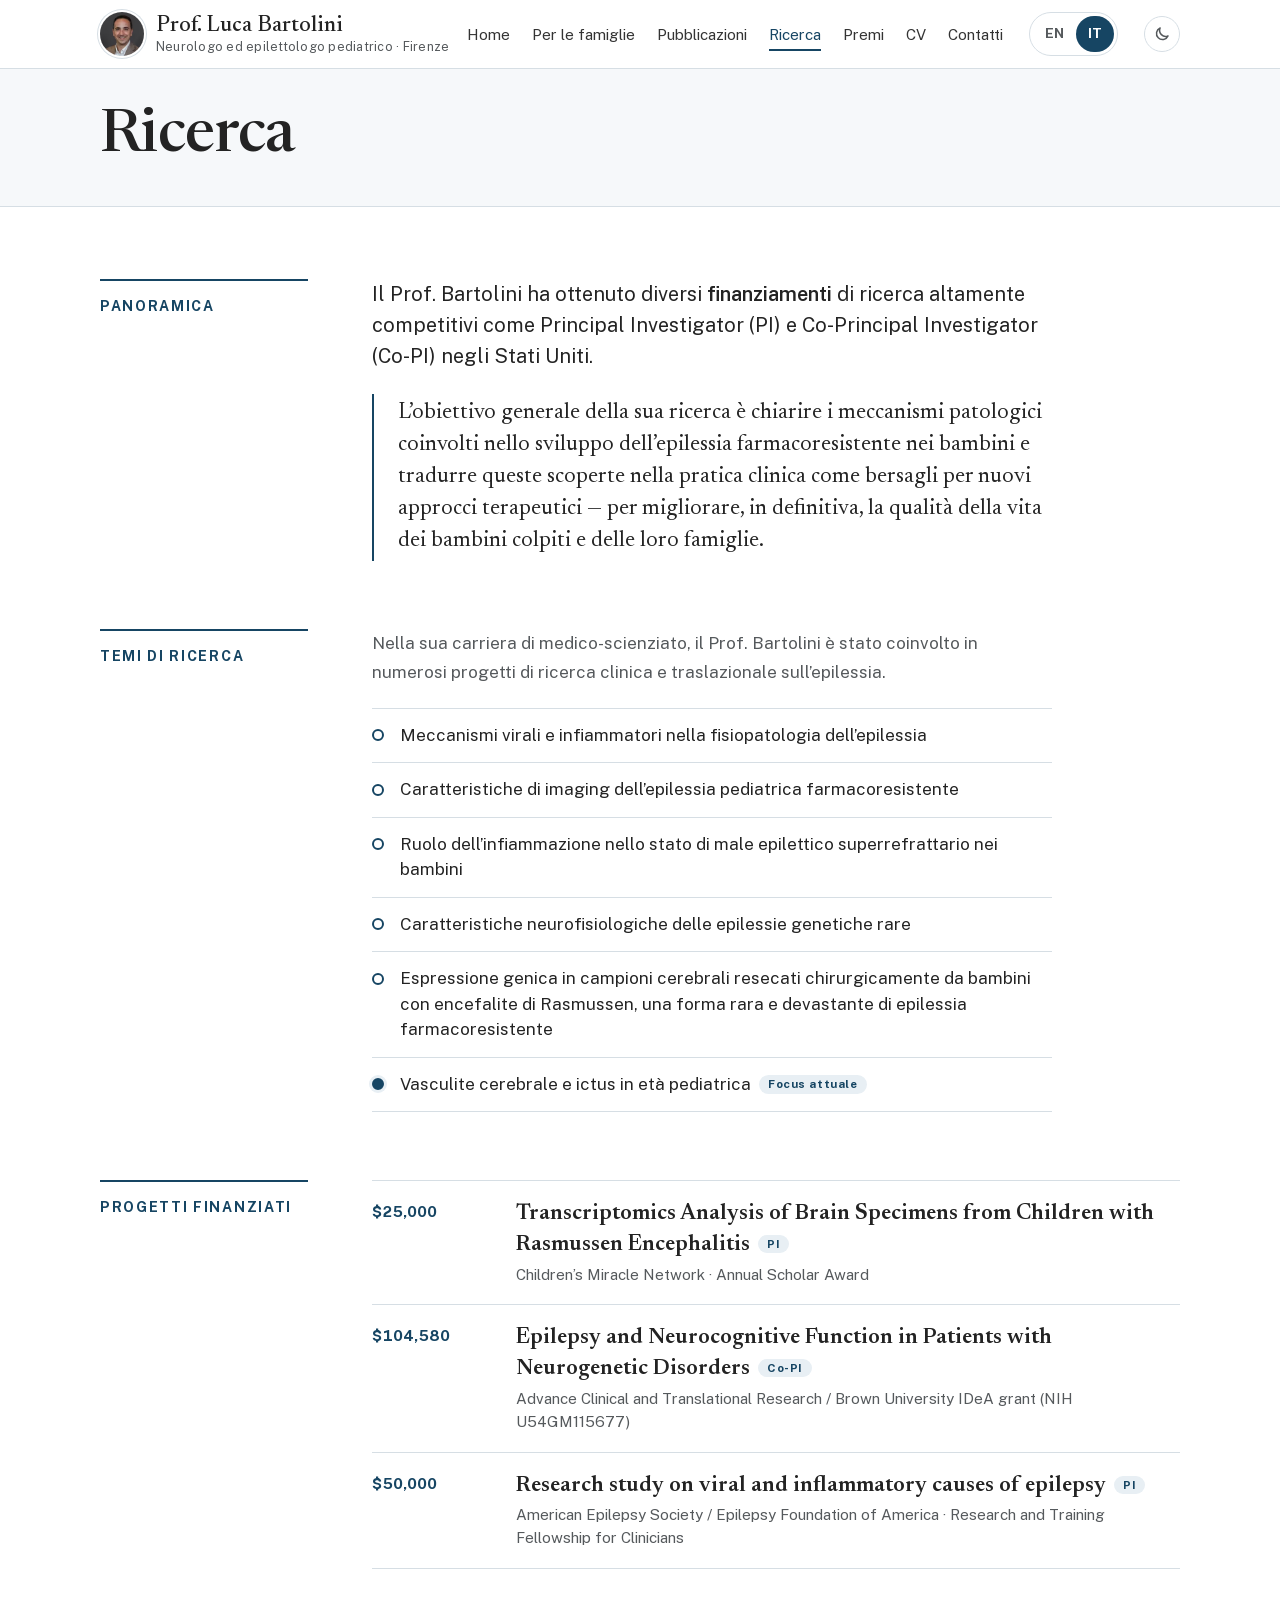
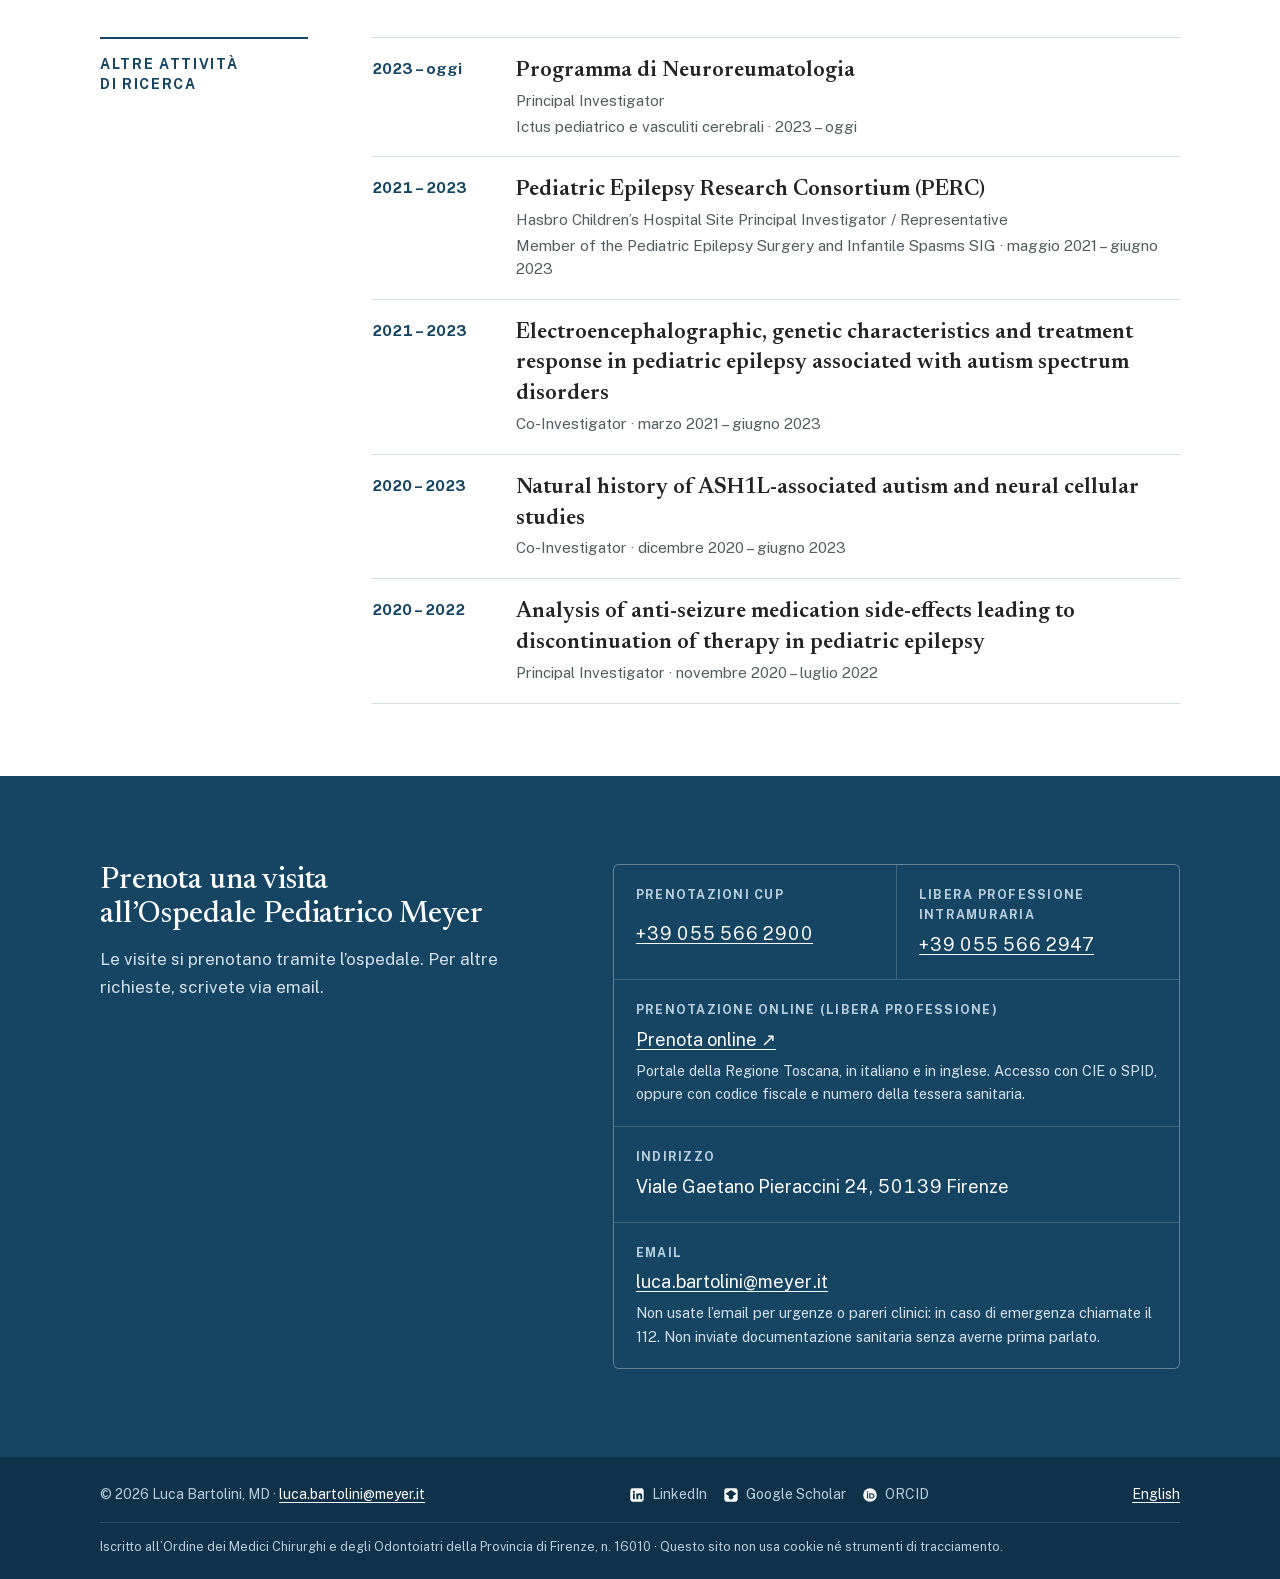
<file: it/ricerca/index.html>
<!doctype html>
<html lang="it">
<head>
<meta charset="utf-8">
<meta name="viewport" content="width=device-width, initial-scale=1, viewport-fit=cover">
<script>try{var t=localStorage.getItem("theme");if(t==="dark"||t==="light")document.documentElement.setAttribute("data-theme",t)}catch(e){}</script>
<title>Ricerca | Prof. Luca Bartolini – Università di Firenze</title>
<meta name="description" content="Ricerca del Prof. Luca Bartolini (Università di Firenze, Meyer): neuroinfiammazione, virus ed epilessia pediatrica, ictus pediatrico e vasculiti cerebrali." />
<link rel="canonical" href="https://www.lucabartolinimd.com/it/ricerca/" />
<meta property="og:locale" content="it_IT" />
<meta property="og:type" content="article" />
<meta property="og:title" content="Ricerca | Prof. Luca Bartolini – Università di Firenze" />
<meta property="og:description" content="Ricerca del Prof. Luca Bartolini (Università di Firenze, Meyer): neuroinfiammazione, virus ed epilessia pediatrica, ictus pediatrico e vasculiti cerebrali." />
<meta property="og:url" content="https://www.lucabartolinimd.com/it/ricerca/" />
<meta property="og:site_name" content="Luca Bartolini, MD" />
<meta property="article:modified_time" content="2026-11-08T00:00:00+00:00" />
<meta property="og:image" content="https://www.lucabartolinimd.com/assets/img/luca-bartolini-1024.jpg" />
<meta name="twitter:card" content="summary_large_image" />
<meta name="twitter:label1" content="Tempo di lettura stimato" />
<meta name="twitter:data1" content="2 minuti" />
<script type="application/ld+json">{"@context":"https://schema.org","@graph":[{"@type":"WebPage","@id":"https://www.lucabartolinimd.com/it/ricerca/","url":"https://www.lucabartolinimd.com/it/ricerca/","name":"Ricerca | Prof. Luca Bartolini – Università di Firenze","isPartOf":{"@id":"https://www.lucabartolinimd.com/it/#website"},"primaryImageOfPage":{"@id":"https://www.lucabartolinimd.com/it/ricerca/#primaryimage"},"image":{"@id":"https://www.lucabartolinimd.com/it/ricerca/#primaryimage"},"thumbnailUrl":"https://www.lucabartolinimd.com/assets/img/luca-bartolini-1024.jpg","datePublished":"2023-12-12T09:46:37+00:00","dateModified":"2026-11-08T00:00:00+00:00","description":"Ricerca del Prof. Luca Bartolini (Università di Firenze, Meyer): neuroinfiammazione, virus ed epilessia pediatrica, ictus pediatrico e vasculiti cerebrali.","breadcrumb":{"@id":"https://www.lucabartolinimd.com/it/ricerca/#breadcrumb"},"inLanguage":"it-IT","potentialAction":[{"@type":"ReadAction","target":["https://www.lucabartolinimd.com/it/ricerca/"]}]},{"@type":"ImageObject","inLanguage":"it-IT","@id":"https://www.lucabartolinimd.com/it/ricerca/#primaryimage","url":"https://www.lucabartolinimd.com/assets/img/luca-bartolini-1024.jpg","contentUrl":"https://www.lucabartolinimd.com/assets/img/luca-bartolini-1024.jpg","caption":"Luca Bartolini, MD, FAAN, FAES","width":1024,"height":1536},{"@type":"BreadcrumbList","@id":"https://www.lucabartolinimd.com/it/ricerca/#breadcrumb","itemListElement":[{"@type":"ListItem","position":1,"name":"Home","item":"https://www.lucabartolinimd.com/it/"},{"@type":"ListItem","position":2,"name":"Home","item":"https://www.lucabartolinimd.com/it/"},{"@type":"ListItem","position":3,"name":"Ricerca"}]},{"@type":"WebSite","@id":"https://www.lucabartolinimd.com/it/#website","url":"https://www.lucabartolinimd.com/it/","name":"Luca Bartolini, MD, FAAN, FAES","description":"Pediatric Neurologist and Epileptologist in Florence","publisher":{"@id":"https://www.lucabartolinimd.com/#/schema/person/4115e8d61b340ea2234ad80b020957fd"},"alternateName":"Prof. Luca Bartolini","inLanguage":"it-IT"},{"@type":"Person","@id":"https://www.lucabartolinimd.com/#/schema/person/4115e8d61b340ea2234ad80b020957fd","name":"Luca Bartolini","honorificPrefix":"Prof.","honorificSuffix":"MD, FAAN, FAES","jobTitle":["Neurologo ed epilettologo pediatrico","Professore Associato di Neuropsichiatria Infantile","Direttore di rivista scientifica, Neurology: Clinical Practice"],"description":"Neurologo ed epilettologo pediatrico, si occupa di bambini con disturbi neurologici complessi, in particolare di epilessie farmacoresistenti e genetiche rare.","url":"https://www.lucabartolinimd.com/it/","image":{"@type":"ImageObject","url":"https://www.lucabartolinimd.com/assets/img/luca-bartolini-1024.jpg","contentUrl":"https://www.lucabartolinimd.com/assets/img/luca-bartolini-1024.jpg","width":1024,"height":1536,"caption":"Luca Bartolini, MD, FAAN, FAES"},"email":"mailto:luca.bartolini@meyer.it","worksFor":{"@type":"Hospital","name":"Azienda Ospedaliera Universitaria Meyer IRCCS","url":"https://www.meyer.it","telephone":"+39 055 566 2900","address":{"@type":"PostalAddress","streetAddress":"Viale Gaetano Pieraccini, 24","postalCode":"50139","addressLocality":"Firenze","addressCountry":"IT"}},"affiliation":{"@type":"CollegeOrUniversity","name":"Università degli Studi di Firenze","url":"https://www.unifi.it"},"alumniOf":{"@type":"CollegeOrUniversity","name":"Università degli Studi di Padova"},"award":["Fellow of the American Academy of Neurology (FAAN)","Fellow of the American Epilepsy Society (FAES)"],"knowsAbout":["Epilessia pediatrica","Epilessie farmacoresistenti e malattie neurogenetiche rare","Malattie infiammatorie del sistema nervoso centrale","Ictus pediatrico e malattie cerebrovascolari","Neurologia dell’emergenza","Cefalea"],"knowsLanguage":["it","en"],"sameAs":["https://it.linkedin.com/in/lucabartolinimd","https://scholar.google.com/citations?user=W1sBHMkAAAAJ","https://orcid.org/0000-0003-2755-8218"]}]}</script>
<link rel="alternate" hreflang="en" href="https://www.lucabartolinimd.com/research/">
<link rel="alternate" hreflang="it" href="https://www.lucabartolinimd.com/it/ricerca/">
<link rel="alternate" hreflang="x-default" href="https://www.lucabartolinimd.com/research/">
<link rel="preload" href="../../assets/fonts/public-sans-var.woff2" as="font" type="font/woff2" crossorigin>
<link rel="preload" href="../../assets/fonts/newsreader-var.woff2" as="font" type="font/woff2" crossorigin>
<link rel="stylesheet" href="../../assets/css/site.css?v=70cde932">
<link rel="icon" href="../../assets/img/favicon-48.png" sizes="48x48" type="image/png">
<link rel="icon" href="../../assets/img/favicon-96.png" sizes="96x96" type="image/png">
<link rel="icon" href="../../assets/img/favicon-192.png" sizes="192x192" type="image/png">
<link rel="apple-touch-icon" href="../../assets/img/icon-300.jpg">
<meta name="theme-color" content="#164563">
</head>
<body class="page-research">
<a class="skip" href="#main">Vai al contenuto</a>
<header class="site-header">
  <div class="wrap">
    <a class="brand" href="../"><picture class="brand-photo"><source type="image/avif" srcset="../../assets/img/headshot-thumb-128.avif 2x, ../../assets/img/headshot-thumb-192.avif 3x"><img src="../../assets/img/headshot-thumb-128.jpg" srcset="../../assets/img/headshot-thumb-192.jpg 3x" alt="" width="44" height="44"></picture><strong>Prof. <span class="nm">Luca Bartolini</span></strong><span>Neurologo ed epilettologo pediatrico · Firenze</span></a>
    <nav class="nav" aria-label="Principale">
      <ul id="site-menu"><li><span><a href="../">Home</a></span></li><li><a href="../per-le-famiglie/">Per le famiglie</a></li><li><span><a href="../pubblicazioni/">Pubblicazioni</a></span></li><li><span><a href="./" aria-current="page">Ricerca</a></span></li><li><span><a href="../premi/">Premi</a></span></li><li><span><a href="../cv/">CV</a></span></li><li><a href="../contatti/">Contatti</a></li></ul>
      <div class="lang" role="group" aria-label="Lingua"><a href="../../research/" lang="en" hreflang="en">EN</a><a href="./" lang="it" hreflang="it" aria-current="true">IT</a></div>
      <button class="theme-btn" type="button" id="theme-btn" aria-pressed="false" aria-label="Tema scuro" title="Tema scuro"><svg class="moon" viewBox="0 0 24 24" aria-hidden="true" focusable="false"><path d="M20 14.5A8 8 0 0 1 9.5 4a8 8 0 1 0 10.5 10.5z" fill="none" stroke="currentColor" stroke-width="2" stroke-linejoin="round"/></svg><svg class="sun" viewBox="0 0 24 24" aria-hidden="true" focusable="false"><circle cx="12" cy="12" r="4" fill="none" stroke="currentColor" stroke-width="2"/><path d="M12 2v2.5M12 19.5V22M2 12h2.5M19.5 12H22M4.9 4.9l1.8 1.8M17.3 17.3l1.8 1.8M4.9 19.1l1.8-1.8M17.3 6.7l1.8-1.8" stroke="currentColor" stroke-width="2" stroke-linecap="round"/></svg></button>
      <button class="menu-btn" type="button" id="menu-btn" aria-controls="site-menu" aria-expanded="false" data-open="Menu" data-close="Chiudi">Menu</button>
    </nav>
  </div>
</header>
<main id="main">
<section class="page-head"><div class="wrap"><div class="titles"><h1>Ricerca</h1></div></div></section>
<section class="page-body no-toc"><div class="wrap"><div class="research"><section class="aw-section" aria-labelledby="panoramica"><h2 id="panoramica">Panoramica</h2><div class="rs-body"><p class="rs-lead">Il Prof. Bartolini ha ottenuto diversi <strong>finanziamenti</strong> di ricerca altamente competitivi come Principal Investigator (PI) e Co-Principal Investigator (Co-PI) negli Stati Uniti.</p><blockquote class="rs-goal"><p>L’obiettivo generale della sua ricerca è chiarire i meccanismi patologici coinvolti nello sviluppo dell’epilessia farmacoresistente nei bambini e tradurre queste scoperte nella pratica clinica come bersagli per nuovi approcci terapeutici — per migliorare, in definitiva, la qualità della vita dei bambini colpiti e delle loro famiglie.</p></blockquote></div></section><section class="aw-section" aria-labelledby="temi-di-ricerca"><h2 id="temi-di-ricerca">Temi di ricerca</h2><div class="rs-body"><p class="rs-intro">Nella sua carriera di medico-scienziato, il Prof. Bartolini è stato coinvolto in numerosi progetti di ricerca clinica e traslazionale sull’epilessia.</p><ul class="rs-themes"><li><span>Meccanismi virali e infiammatori nella fisiopatologia dell’epilessia</span></li><li><span>Caratteristiche di imaging dell’epilessia pediatrica farmacoresistente</span></li><li><span>Ruolo dell’infiammazione nello stato di male epilettico superrefrattario nei bambini</span></li><li><span>Caratteristiche neurofisiologiche delle epilessie genetiche rare</span></li><li><span>Espressione genica in campioni cerebrali resecati chirurgicamente da bambini con encefalite di Rasmussen, una forma rara e devastante di epilessia farmacoresistente</span></li><li class="is-now"><span>Vasculite cerebrale e ictus in età pediatrica<span class="rs-tag">Focus attuale</span></span></li></ul></div></section><section class="aw-section" aria-labelledby="progetti-di-ricerca-finanziati"><h2 id="progetti-di-ricerca-finanziati">Progetti finanziati</h2><ol class="aw-list"><li class="aw-item"><p class="aw-when rs-amount">$25,000</p><div class="aw-what"><p class="aw-title">Transcriptomics Analysis of Brain Specimens from Children with Rasmussen Encephalitis<span class="rs-tag">PI</span></p><p class="aw-by">Children’s Miracle Network · Annual Scholar Award</p></div></li><li class="aw-item"><p class="aw-when rs-amount">$104,580</p><div class="aw-what"><p class="aw-title">Epilepsy and Neurocognitive Function in Patients with Neurogenetic Disorders<span class="rs-tag">Co-PI</span></p><p class="aw-by">Advance Clinical and Translational Research / Brown University IDeA grant (NIH U54GM115677)</p></div></li><li class="aw-item"><p class="aw-when rs-amount">$50,000</p><div class="aw-what"><p class="aw-title">Research study on viral and inflammatory causes of epilepsy<span class="rs-tag">PI</span></p><p class="aw-by">American Epilepsy Society / Epilepsy Foundation of America · Research and Training Fellowship for Clinicians</p></div></li></ol></section><section class="aw-section" aria-labelledby="altre-attivita-di-ricerca"><h2 id="altre-attivita-di-ricerca">Altre attività di ricerca</h2><ol class="aw-list"><li class="aw-item"><p class="aw-when">2023 – oggi</p><div class="aw-what"><p class="aw-title">Programma di Neuroreumatologia</p><p class="aw-by">Principal Investigator</p><p class="aw-desc">Ictus pediatrico e vasculiti cerebrali · 2023 – oggi</p></div></li><li class="aw-item"><p class="aw-when">2021 – 2023</p><div class="aw-what"><p class="aw-title">Pediatric Epilepsy Research Consortium (PERC)</p><p class="aw-by">Hasbro Children’s Hospital Site Principal Investigator / Representative</p><p class="aw-desc">Member of the Pediatric Epilepsy Surgery and Infantile Spasms SIG · maggio 2021 – giugno 2023</p></div></li><li class="aw-item"><p class="aw-when">2021 – 2023</p><div class="aw-what"><p class="aw-title">Electroencephalographic, genetic characteristics and treatment response in pediatric epilepsy associated with autism spectrum disorders</p><p class="aw-by">Co-Investigator · marzo 2021 – giugno 2023</p></div></li><li class="aw-item"><p class="aw-when">2020 – 2023</p><div class="aw-what"><p class="aw-title">Natural history of ASH1L-associated autism and neural cellular studies</p><p class="aw-by">Co-Investigator · dicembre 2020 – giugno 2023</p></div></li><li class="aw-item"><p class="aw-when">2020 – 2022</p><div class="aw-what"><p class="aw-title">Analysis of anti-seizure medication side-effects leading to discontinuation of therapy in pediatric epilepsy</p><p class="aw-by">Principal Investigator · novembre 2020 – luglio 2022</p></div></li></ol></section></div></div></section>
</main>
<section class="appt" id="appointments" aria-labelledby="appt-h">
  <div class="wrap">
    <div>
      <h2 id="appt-h">Prenota una visita all’Ospedale Pediatrico Meyer</h2>
      <p class="sub">Le visite si prenotano tramite l’ospedale. Per altre richieste, scrivete via email.</p>
    </div>
    <div class="contact-grid">
      <div><span class="k">Prenotazioni CUP</span><span class="v"><a href="tel:+390555662900">+39 055 566 2900</a></span></div>
      <div><span class="k">Libera professione intramuraria</span><span class="v"><a href="tel:+390555662947">+39 055 566 2947</a></span></div>
      <div class="full"><span class="k">Prenotazione online (libera professione)</span><span class="v"><a href="https://liberaprofessione.sanita.toscana.it/plp/login" target="_blank" rel="noopener">Prenota online ↗<span class="sr-only"> (si apre in una nuova scheda)</span></a></span><span class="h">Portale della Regione Toscana, in italiano e in inglese. Accesso con CIE o SPID, oppure con codice fiscale e numero della tessera sanitaria.</span></div>
      <div class="full"><span class="k">Indirizzo</span><span class="v">Viale Gaetano Pieraccini 24, 50139 Firenze</span></div>
      <div class="full"><span class="k">Email</span><span class="v"><a href="mailto:luca.bartolini@meyer.it">luca.bartolini@meyer.it</a></span><span class="h">Non usate l’email per urgenze o pareri clinici: in caso di emergenza chiamate il 112. Non inviate documentazione sanitaria senza averne prima parlato.</span></div>
    </div>
  </div>
</section>
<footer class="site-footer"><div class="wrap"><span>© 2026 Luca Bartolini, MD · <a href="mailto:luca.bartolini@meyer.it">luca.bartolini@meyer.it</a></span><ul class="profiles on-dark" aria-label="Profili"><li><span><a href="https://it.linkedin.com/in/lucabartolinimd" target="_blank" rel="noopener me"><svg class="ico" viewBox="0 0 24 24" aria-hidden="true" focusable="false"><rect x="2" y="2" width="20" height="20" rx="3.5" fill="currentColor"/><circle cx="7.3" cy="7.4" r="1.65" fill="var(--icon-cut)"/><rect x="5.9" y="9.7" width="2.8" height="8.5" fill="var(--icon-cut)"/><path d="M10.7 9.7h2.7v1.2c.4-.8 1.5-1.5 3-1.5 2.9 0 3.4 1.9 3.4 4.3v4.5H17v-4c0-1 0-2.3-1.4-2.3s-1.6 1.1-1.6 2.2v4.1h-2.8z" fill="var(--icon-cut)"/></svg><span>LinkedIn</span><span class="sr-only"> (si apre in una nuova scheda)</span></a></span></li><li><span><a href="https://scholar.google.com/citations?user=W1sBHMkAAAAJ&amp;hl=it" target="_blank" rel="noopener me"><svg class="ico" viewBox="0 0 24 24" aria-hidden="true" focusable="false"><rect x="2" y="2" width="20" height="20" rx="3.5" fill="currentColor"/><circle cx="12" cy="15.2" r="3.4" fill="var(--icon-cut)"/><path d="M12 4.6 3.8 10.2 12 15.6l8.2-5.4z" fill="var(--icon-cut)"/></svg><span>Google Scholar</span><span class="sr-only"> (si apre in una nuova scheda)</span></a></span></li><li><a href="https://orcid.org/0000-0003-2755-8218" target="_blank" rel="noopener me"><svg class="ico" viewBox="0 0 24 24" aria-hidden="true" focusable="false"><circle cx="12" cy="12" r="10.2" fill="currentColor"/><circle cx="8.3" cy="7.5" r="1.15" fill="var(--icon-cut)"/><rect x="7.4" y="9.4" width="1.8" height="8" fill="var(--icon-cut)"/><path fill-rule="evenodd" d="M10.9 9.4h3.3c3 0 4.5 2.1 4.5 4s-1.6 4-4.5 4h-3.3zm1.8 1.6v4.8h1.4c2 0 2.8-1.3 2.8-2.4 0-1.2-.8-2.4-2.8-2.4z" fill="var(--icon-cut)"/></svg><span>ORCID</span><span class="sr-only"> (si apre in una nuova scheda)</span></a></li></ul><span><a href="../../research/" lang="en">English</a></span><p class="legal">Iscritto all’Ordine dei Medici Chirurghi e degli Odontoiatri della Provincia di Firenze, n. 16010 · Questo sito non usa cookie né strumenti di tracciamento.</p></div></footer>
<script src="../../assets/js/site.js?v=41d73897" defer></script>
</body>
</html>
</file>
<file: assets/css/site.css>
/* Luca Bartolini, MD — site styles
   Fonts (self-hosted): Newsreader for headings and titles, Public Sans for text. Palette: the original site's navy #164563 with charcoal and slate greys. */

@font-face { font-family: "Newsreader"; font-style: normal; font-weight: 400 600; font-display: swap; src: url("../fonts/newsreader-var.woff2") format("woff2"); }
@font-face { font-family: "Public Sans"; font-style: normal; font-weight: 400 700; font-display: swap; src: url("../fonts/public-sans-var.woff2") format("woff2"); }
@font-face { font-family: "Public Sans"; font-style: italic; font-weight: 400 700; font-display: swap; src: url("../fonts/public-sans-italic-var.woff2") format("woff2"); }

:root {
  --navy: #164563;
  --navy-deep: #0f3149;
  --navy-tint: #e8eff4;
  --navy-soft: #b9cfdf;
  --ink: #232323;
  --text: #333333;
  --slate: #55595c;
  --line: #d6dee4;
  --paper: #ffffff;
  --paper-2: #f6f8fa;
  --on-fill: #ffffff;      /* text on solid accent fills (buttons, active pills) */
  --band: #164563;         /* appointments band: dark in both themes */
  --band-deep: #0f3149;    /* footer */
  --header-bg: rgba(255, 255, 255, .95);
  --deco: #164563;         /* block behind the portrait */

  --font: "Public Sans", "Helvetica Neue", Arial, sans-serif;
  --font-display: "Newsreader", Georgia, "Times New Roman", serif;
  --step--1: 0.875rem;
  --step-0: 1.0625rem;
  --step-1: 1.25rem;
  --step-2: 1.625rem;
  --step-3: clamp(2.1rem, 4.4vw, 3.25rem);
  /* serif sizes: Newsreader runs small, so its steps sit a little above the sans ones */
  --serif-1: 1.375rem;
  --serif-2: 1.875rem;
  --serif-3: clamp(2.4rem, 5vw, 3.75rem);
  --measure: 68ch;
  --wrap: 1120px;
  --gutter-l: max(20px, env(safe-area-inset-left, 0px));
  --gutter-r: max(20px, env(safe-area-inset-right, 0px));
}

/* dark theme: follows the device unless the visitor picks one with the header toggle */
@media (prefers-color-scheme: dark) {
  :root:not([data-theme="light"]) {
    --navy: #8fbbdc; --navy-deep: #b9d6ec; --navy-tint: #173246; --navy-soft: #b9cfdf;
    --ink: #eef2f5; --text: #cdd7de; --slate: #9aa9b5; --line: #263a4a;
    --paper: #0e1a23; --paper-2: #13222d; --on-fill: #0b1822;
    --band: #123349; --band-deep: #0a1e2c; --header-bg: rgba(14, 26, 35, .92); --deco: #1f4a68;
    color-scheme: dark;
  }
}
:root[data-theme="dark"] {
  --navy: #8fbbdc; --navy-deep: #b9d6ec; --navy-tint: #173246; --navy-soft: #b9cfdf;
  --ink: #eef2f5; --text: #cdd7de; --slate: #9aa9b5; --line: #263a4a;
  --paper: #0e1a23; --paper-2: #13222d; --on-fill: #0b1822;
  --band: #123349; --band-deep: #0a1e2c; --header-bg: rgba(14, 26, 35, .92); --deco: #1f4a68;
  color-scheme: dark;
}

/* base */
* { box-sizing: border-box; }
html { scroll-behavior: smooth; scroll-padding-top: 88px; -webkit-text-size-adjust: 100%; }
@media (prefers-reduced-motion: reduce) { html { scroll-behavior: auto; } }
body { margin: 0; background: var(--paper); color: var(--text); font-family: var(--font); font-size: var(--step-0); line-height: 1.65; -webkit-font-smoothing: antialiased; }
img { max-width: 100%; height: auto; display: block; }
a { color: var(--navy); text-underline-offset: 3px; text-decoration-thickness: 1px; }
a:hover { color: var(--navy-deep); }
:focus-visible { outline: 2px solid var(--navy); outline-offset: 3px; border-radius: 2px; }
.appt :focus-visible, .site-footer :focus-visible, .btn-primary:focus-visible, .lang a[aria-current="true"]:focus-visible { outline-color: var(--navy); box-shadow: 0 0 0 2px var(--paper); }
.appt :focus-visible, .site-footer :focus-visible { outline-color: #fff; box-shadow: none; }
.sr-only { position: absolute; width: 1px; height: 1px; padding: 0; margin: -1px; overflow: hidden; clip: rect(0 0 0 0); white-space: nowrap; border: 0; }
h1, h2, h3 { color: var(--ink); line-height: 1.15; text-wrap: balance; margin: 0; font-family: var(--font-display); font-weight: 500; letter-spacing: -.005em; }
/* serif for names and titles; small uppercase labels stay in the sans */
.brand strong, .role .org, .honor .t, .timeline .what b, .fellow-pn, .fellow-name, .aw-title, .cv-title { font-family: var(--font-display); font-weight: 500; }
.aw-section h2, .prose h3.cv-group { font-family: var(--font); font-weight: 700; letter-spacing: .12em; }
p { margin: 0; }
.wrap { max-width: var(--wrap); margin-inline: auto; padding-left: var(--gutter-l); padding-right: var(--gutter-r); }
.eyebrow { font-size: var(--step--1); letter-spacing: .12em; text-transform: uppercase; color: var(--navy); font-weight: 700; }
.skip { position: absolute; left: -9999px; top: 0; z-index: 20; background: var(--navy); color: var(--on-fill); padding: 10px 16px; }
.skip:focus { left: 16px; top: 16px; }

/* header */
body::before { content: ""; position: fixed; inset: 0 0 auto; height: env(safe-area-inset-top, 0px); z-index: 10; background: var(--paper); }
.site-header { position: sticky; top: env(safe-area-inset-top, 0px); z-index: 5; background: var(--header-bg); backdrop-filter: blur(8px); -webkit-backdrop-filter: blur(8px); border-bottom: 1px solid var(--line); }
.site-header .wrap { display: flex; align-items: center; justify-content: space-between; gap: 24px; min-height: 68px; }
.brand { text-decoration: none; color: var(--ink); display: grid; grid-template-columns: auto minmax(0, 1fr); column-gap: 12px; align-items: center; line-height: 1.2; }
.brand > :not(.brand-photo) { grid-column: 2; }
.brand-photo { grid-row: 1 / 3; display: block; }
.brand-photo img { display: block; width: 44px; height: 44px; border-radius: 50%; object-fit: cover; object-position: 50% 15%; box-shadow: 0 0 0 2px var(--paper), 0 0 0 3px var(--line); }
.brand strong { font-size: 1.375rem; line-height: 1.2; }
.brand span { font-size: .78rem; color: var(--slate); letter-spacing: .02em; white-space: nowrap; }
.nm { white-space: nowrap; }
.brand strong .nm { display: inline; font-size: inherit; color: inherit; letter-spacing: inherit; }
.nav { display: flex; align-items: center; gap: 26px; }
.brand strong { text-wrap: balance; }
.nav ul { list-style: none; display: flex; gap: 22px; margin: 0; padding: 0; }
.nav ul a { text-decoration: none; color: var(--text); font-size: .95rem; padding-block: 6px; border-bottom: 2px solid transparent; }
.nav ul a:hover, .nav ul a[aria-current="page"] { color: var(--navy); border-color: var(--navy); }
.lang { display: flex; border: 1px solid var(--line); border-radius: 999px; padding: 3px; font-size: .85rem; font-weight: 700; }
.lang a { text-decoration: none; display: inline-flex; align-items: center; min-height: 36px; padding: 6px 12px; line-height: 1; border-radius: 999px; color: var(--slate); }
.lang a:hover { color: var(--navy); }
.lang a[aria-current="true"] { background: var(--navy); color: var(--on-fill); }
.theme-btn { display: inline-grid; place-items: center; width: 36px; height: 36px; padding: 0; background: none; border: 1px solid var(--line); border-radius: 50%; color: var(--slate); cursor: pointer; flex: none; }
.theme-btn:hover { color: var(--navy); border-color: var(--navy); }
.theme-btn svg { width: 18px; height: 18px; }
.theme-btn .sun { display: none; }
:root[data-theme="dark"] .theme-btn .sun { display: block; }
:root[data-theme="dark"] .theme-btn .moon { display: none; }
@media (prefers-color-scheme: dark) {
  :root:not([data-theme="light"]) .theme-btn .sun { display: block; }
  :root:not([data-theme="light"]) .theme-btn .moon { display: none; }
}
.menu-btn { display: none; background: none; border: 1px solid var(--line); border-radius: 8px; padding: 8px 12px; font: inherit; font-size: .9rem; color: var(--ink); cursor: pointer; }

/* buttons */
.ctas { display: flex; flex-wrap: wrap; gap: 12px; }
.btn { display: inline-flex; align-items: center; gap: 8px; padding: 12px 22px; border-radius: 6px; font-weight: 700; font-size: .95rem; text-decoration: none; border: 1.5px solid var(--navy); transition: background .15s, color .15s; }
.btn-primary { background: var(--navy); color: var(--on-fill); }
.btn-primary:hover { background: var(--navy-deep); border-color: var(--navy-deep); color: var(--on-fill); }
.btn-ghost { color: var(--navy); background: transparent; }
.btn-ghost:hover { background: var(--navy-tint); }

/* home: hero */
.hero { padding-block: clamp(40px, 7vw, 88px) clamp(8px, 2vw, 24px); }
.hero .wrap { display: grid; grid-template-columns: minmax(0, 1.25fr) minmax(0, .9fr); gap: clamp(32px, 6vw, 80px); align-items: center; }
.hero-text { display: grid; gap: 22px; min-width: 0; }
.hero h1 { font-size: var(--serif-3); letter-spacing: -.01em; }
.hero h1 .post { display: block; font-size: .5em; color: var(--slate); font-weight: 400; letter-spacing: .04em; margin-top: 10px; }
.lead { font-size: var(--step-1); line-height: 1.55; max-width: 34em; }
.creds { font-size: .95rem; color: var(--slate); line-height: 1.5; max-width: 38em; }
.hero .ctas { margin-top: 6px; }
.portrait { position: relative; margin: 0; justify-self: end; width: 100%; max-width: 360px; }
.portrait picture { display: block; }
.portrait img { position: relative; width: 100%; aspect-ratio: 4 / 5; object-fit: cover; object-position: 50% 18%; border-radius: 4px; background: var(--paper-2); }

/* home: bands */
.band { padding-block: clamp(56px, 8vw, 96px); }
.band.alt { background: var(--paper-2); border-block: 1px solid var(--line); }
.band-head { display: grid; gap: 10px; margin-bottom: 36px; max-width: 46rem; }
.band-head h2 { font-size: var(--serif-2); }
.roles { display: grid; grid-template-columns: repeat(3, minmax(0, 1fr)); border-top: 2px solid var(--navy); }
.role { padding: 22px 24px 4px 0; display: grid; gap: 6px; align-content: start; }
.role + .role { padding-left: 24px; border-left: 1px solid var(--line); }
.role .org { font-size: var(--serif-1); color: var(--ink); font-weight: 700; line-height: 1.3; }
.role .what { color: var(--slate); font-size: .95rem; }
.role .org a { color: inherit; text-decoration-color: var(--navy-soft); }
.role .org a:hover { color: var(--navy); text-decoration-color: currentColor; }
.split { display: grid; grid-template-columns: minmax(0, .8fr) minmax(0, 1.2fr); gap: clamp(32px, 6vw, 80px); }
.stack { display: grid; gap: 18px; align-content: start; min-width: 0; }
.stack h2 { font-size: var(--serif-2); }
.areas { list-style: none; margin: 0; padding: 0; display: grid; align-content: start; align-self: center; }
.areas li { display: grid; grid-template-columns: 2.25rem minmax(0, 1fr); padding-block: 14px; border-bottom: 1px solid var(--line); font-size: var(--step-1); color: var(--ink); line-height: 1.4; }
.areas li::before { content: ""; width: 10px; height: 10px; margin-top: .45em; border: 2px solid var(--navy); border-radius: 50%; }
.areas li:first-child { border-top: 1px solid var(--line); }
/* home: block for families, right after the hero */
.families .stack p { max-width: 34em; }
.text-link { font-weight: 700; color: var(--navy); text-underline-offset: 3px; display: inline-block; padding-block: 10px; }
.text-link:hover { color: var(--navy-deep); }
.fam-links { list-style: none; margin: 0; padding: 0; display: grid; align-content: start; align-self: center; border-top: 2px solid var(--navy); }
.fam-links a { display: grid; gap: 4px; padding: 18px 2rem 18px 0; border-bottom: 1px solid var(--line); text-decoration: none; color: var(--ink); position: relative; }
.fam-links a::after { content: "→"; position: absolute; right: 4px; top: 50%; transform: translateY(-50%); color: var(--navy); transition: transform .15s; }
.fam-links a:hover b { color: var(--navy); text-decoration: underline; text-underline-offset: 3px; }
.fam-links a:hover::after { transform: translate(4px, -50%); }
.fam-links b { font-family: var(--font-display); font-weight: 500; font-size: var(--serif-1); line-height: 1.3; }
.fam-links span { color: var(--slate); font-size: .95rem; }
.note-card { padding: 20px 22px; background: var(--paper); border: 1px solid var(--line); border-radius: 6px; font-size: .95rem; color: var(--slate); }
.note-card strong { color: var(--ink); display: block; margin-bottom: 4px; }
.bio { display: grid; gap: 18px; max-width: var(--measure); }
.bio strong, .bio b { color: var(--ink); }
.more-bio { display: grid; gap: 18px; }
.more-bio summary { cursor: pointer; list-style: none; width: fit-content; font-weight: 700; color: var(--navy); padding-block: 10px; display: inline-flex; align-items: center; gap: 8px; }
.more-bio summary::-webkit-details-marker { display: none; }
.more-bio summary::after { content: ""; width: 7px; height: 7px; border-right: 2px solid currentColor; border-bottom: 2px solid currentColor; transform: translateY(-2px) rotate(45deg); transition: transform .15s; }
.more-bio[open] summary::after { transform: translateY(2px) rotate(-135deg); }
.more-bio summary:hover { color: var(--navy-deep); text-decoration: underline; text-underline-offset: 3px; }
.more-bio .close-label, .more-bio[open] .open-label { display: none; }
.more-bio[open] .close-label { display: inline; }
.more-bio[open] summary { order: 2; }
.bio-rest { display: grid; gap: 18px; }
@media (prefers-reduced-motion: reduce) { .more-bio summary::after { transition: none; } }
.timeline { list-style: none; margin: 0; padding: 0; display: grid; }
.timeline li { display: grid; grid-template-columns: 9.5rem minmax(0, 1fr); gap: 24px; padding-block: 20px; border-bottom: 1px solid var(--line); }
.timeline li:first-child { border-top: 1px solid var(--line); }
.timeline .when { font-variant-numeric: tabular-nums; color: var(--navy); font-weight: 700; font-size: .95rem; padding-top: 2px; }
.timeline .what { display: grid; gap: 2px; }
.timeline .what b { color: var(--ink); font-size: var(--serif-1); line-height: 1.35; }
.timeline .what span { color: var(--slate); font-size: .95rem; }
.timeline .now-tag { margin-left: 10px; font-size: .75rem; letter-spacing: .1em; text-transform: uppercase; background: var(--navy); color: var(--on-fill); padding: 2px 7px; border-radius: 999px; vertical-align: 2px; }
.honors { display: grid; grid-template-columns: repeat(4, minmax(0, 1fr)); gap: 16px; }
.honor { background: var(--paper); border: 1px solid var(--line); border-radius: 6px; padding: 20px; display: grid; gap: 8px; align-content: start; }
.honor .yr { font-variant-numeric: tabular-nums; font-size: .82rem; font-weight: 700; color: var(--navy); letter-spacing: .06em; }
.honor .t { color: var(--ink); font-weight: 700; line-height: 1.3; font-size: 1.25rem; }
.honor .s { color: var(--slate); font-size: .9rem; line-height: 1.5; }
.more { margin-top: 24px; font-weight: 700; }

/* inner pages */
.page-head { background: var(--paper-2); border-bottom: 1px solid var(--line); }
.page-head .wrap { padding-block: clamp(22px, 3vw, 34px); display: grid; gap: 32px; }
.page-head .titles { display: grid; gap: 6px; min-width: 0; }
.page-head h1 { font-size: var(--serif-3); letter-spacing: -.01em; }
.page-head .intro { color: var(--slate); max-width: 44em; }
/* old cached pages still carry the name card; keep it hidden */
.page-head .mini { display: none; }
.page-body .wrap { padding-block: clamp(40px, 6vw, 72px); display: grid; grid-template-columns: 13rem minmax(0, 1fr); gap: clamp(32px, 5vw, 64px); align-items: start; }
.page-body.no-toc .wrap { grid-template-columns: minmax(0, 1fr); }
.toc { position: sticky; top: calc(env(safe-area-inset-top, 0px) + 92px); display: grid; gap: 4px; font-size: .9rem; }
.toc p { margin-bottom: 8px; }
.toc a { text-decoration: none; color: var(--slate); padding: 6px 0 6px 14px; border-left: 2px solid var(--line); line-height: 1.35; }
.toc a:hover { color: var(--navy); border-color: var(--navy); }

/* prose: the imported page text */
.prose { max-width: var(--measure); min-width: 0; display: grid; gap: 14px; overflow-wrap: break-word; }
.prose > * { margin: 0; }
.prose h2 { font-size: var(--serif-2); padding-top: 28px; margin-top: 18px; border-top: 2px solid var(--navy); }
.prose > h2:first-child { margin-top: 0; padding-top: 0; border-top: 0; }
.prose h3 { font-size: var(--serif-1); margin-top: 18px; color: var(--navy); }
.prose h2 a, .prose h3 a { color: inherit; }
.prose strong { color: var(--ink); }
.prose hr { display: none; }
.prose ul, .prose ol { padding-left: 1.2em; display: grid; gap: 8px; }
.prose li::marker { color: var(--navy); }
.prose iframe { width: 100%; aspect-ratio: 16 / 10; border: 1px solid var(--line); border-radius: 6px; }

/* publications: references as a clean list */
.page-pubs .prose ul { list-style: none; padding: 0; gap: 0; }
.page-pubs .prose ul li { padding: 16px 0; border-bottom: 1px solid var(--line); font-size: .95rem; line-height: 1.6; }
.page-pubs .prose ul li:first-child { border-top: 1px solid var(--line); }
.page-pubs .prose ul li a { font-weight: 700; }
.page-pubs .me { color: var(--ink); font-weight: 700; }
.page-pubs .prose h3.year { font-size: var(--serif-1); font-variant-numeric: tabular-nums; color: var(--navy); margin-top: 28px; padding-bottom: 6px; position: sticky; top: calc(env(safe-area-inset-top, 0px) + 68px); background: var(--paper); z-index: 1; }
.page-pubs .prose h2 + h3.year { margin-top: 4px; }
.page-pubs .prose h3.year + ul li:first-child { border-top: 0; }

/* awards: one row per award */
/* awards: fellowships first, then the rest grouped by kind */
.awards { display: grid; gap: clamp(44px, 6vw, 68px); }
.awards p, .research p { margin: 0; }
.aw-section { display: grid; grid-template-columns: 13rem minmax(0, 1fr); gap: 20px clamp(32px, 5vw, 64px); align-items: start; }
.aw-section h2 { margin: 0; padding-top: 16px; border-top: 2px solid var(--navy); font-size: var(--step--1); letter-spacing: .12em; text-transform: uppercase; color: var(--navy); line-height: 1.4; text-wrap: balance; }
.fellows { list-style: none; margin: 0; padding: 0; display: grid; grid-template-columns: repeat(2, minmax(0, 1fr)); gap: 16px; }
.fellow { display: grid; grid-template-columns: 7rem minmax(0, 1fr); gap: 2px 18px; align-items: center; padding: 16px 20px; background: var(--paper-2); border: 1px solid var(--line); border-radius: 6px; }
.fellow-pn { grid-row: span 2; font-size: 1.875rem; font-weight: 700; line-height: 1; letter-spacing: .05em; color: var(--navy); padding-right: 18px; border-right: 1px solid var(--line); align-self: stretch; display: flex; align-items: center; }
.fellow-name { color: var(--ink); font-weight: 700; font-size: 1.25rem; line-height: 1.35; text-wrap: balance; }
.fellow-name a, .aw-title a { color: inherit; text-decoration-color: var(--navy-soft); }
.fellow-name a:hover, .aw-title a:hover { color: var(--navy); text-decoration-color: currentColor; }
.fellow-date { color: var(--slate); font-size: .9rem; font-variant-numeric: tabular-nums; }
.fellow-date span { font-size: .75rem; letter-spacing: .1em; text-transform: uppercase; font-weight: 700; margin-right: 4px; }
.aw-list { list-style: none; margin: 0; padding: 0; display: grid; border-top: 1px solid var(--line); }
.aw-item { display: grid; grid-template-columns: 7.5rem minmax(0, 1fr); gap: 24px; padding-block: 18px; border-bottom: 1px solid var(--line); }
.aw-when { font-variant-numeric: tabular-nums; font-weight: 700; font-size: .95rem; color: var(--navy); line-height: 1.75; }
.aw-what { display: grid; gap: 3px; min-width: 0; }
.aw-title { color: var(--ink); font-weight: 700; font-size: 1.375rem; line-height: 1.4; }
.aw-rank { display: inline-block; margin-left: 6px; padding: 1px 9px; border-radius: 999px; background: var(--navy); color: var(--on-fill); font-size: .72rem; letter-spacing: .04em; vertical-align: 2px; white-space: nowrap; font-variant-numeric: tabular-nums; }
.aw-by, .aw-desc { color: var(--slate); font-size: .95rem; line-height: 1.5; }
.aw-note::before { content: " · "; }
@media (max-width: 840px) {
  .aw-section { grid-template-columns: minmax(0, 1fr); }
}
@media (max-width: 600px) {
  .fellows { grid-template-columns: minmax(0, 1fr); }
  .aw-item { grid-template-columns: minmax(0, 1fr); gap: 2px; padding-block: 16px; }
  .aw-title { font-size: 1.25rem; }
}

/* research: same section rows as awards, plus a lead, a goal quote and a themes list */
.research { display: grid; gap: clamp(44px, 6vw, 68px); }
.rs-body { display: grid; gap: 22px; max-width: var(--measure); min-width: 0; }
.rs-lead { font-size: var(--step-1); line-height: 1.55; color: var(--ink); }
.rs-lead strong { font-weight: 600; }
.rs-goal { margin: 0; padding: 4px 0 4px 24px; border-left: 2px solid var(--navy); font-family: var(--font-display); font-size: var(--serif-1); line-height: 1.45; color: var(--ink); }
.rs-intro { color: var(--slate); }
.rs-themes { list-style: none; margin: 0; padding: 0; display: grid; border-top: 1px solid var(--line); }
.rs-themes li { display: grid; grid-template-columns: 1.75rem minmax(0, 1fr); padding-block: 14px; border-bottom: 1px solid var(--line); color: var(--ink); font-size: 1.0625rem; line-height: 1.5; }
.rs-themes li::before { content: ""; width: 12px; height: 12px; margin-top: .4em; border: 2px solid var(--navy); border-radius: 50%; box-sizing: border-box; }
.rs-themes li.is-now::before { background: var(--navy); box-shadow: 0 0 0 3px var(--navy-tint); }
.rs-tag { display: inline-block; margin-left: 8px; padding: 1px 9px; border-radius: 999px; background: var(--navy-tint); color: var(--navy); font-family: var(--font); font-size: .72rem; font-weight: 700; letter-spacing: .05em; vertical-align: 2px; white-space: nowrap; }
.rs-amount { font-variant-numeric: tabular-nums; }

/* CV: each section is a dated timeline */
.page-cv .prose { gap: 0; }
.page-cv .prose h2 { margin-top: 48px; }
.page-cv .prose > h2:first-child { margin-top: 0; }
.prose h3.cv-group { font-size: var(--step--1); letter-spacing: .12em; text-transform: uppercase; color: var(--slate); margin: 26px 0 0; }
.prose .cv-list { list-style: none; padding: 0; margin: 16px 0 0; gap: 0; }
.prose h3.cv-group + .cv-list { margin-top: 6px; }
.cv-item { display: grid; grid-template-columns: 8rem minmax(0, 1fr); gap: 0 26px; }
.cv-when { padding: 15px 0 15px; text-align: right; font-variant-numeric: tabular-nums; font-weight: 700; font-size: .9rem; color: var(--navy); line-height: 1.5; }
.cv-what { position: relative; display: grid; gap: 3px; padding: 14px 0 18px 26px; border-left: 2px solid var(--line); }
.cv-what::before, .cv-when::before { content: ""; position: absolute; left: -8px; top: 20px; width: 14px; height: 14px; border-radius: 50%; background: var(--paper); border: 2px solid var(--navy); box-sizing: border-box; }
.cv-when::before { display: none; }
.is-now .cv-what::before, .is-now .cv-when::before { background: var(--navy); box-shadow: 0 0 0 4px var(--navy-tint); }
.cv-title { color: var(--ink); font-weight: 700; font-size: 1.375rem; line-height: 1.4; }
.cv-tag { display: inline-block; margin-left: 6px; padding: 1px 8px; border-radius: 999px; background: var(--navy-tint); color: var(--navy); font-size: .72rem; letter-spacing: .05em; vertical-align: 2px; white-space: nowrap; }
.cv-org, .cv-note { font-size: .95rem; color: var(--slate); line-height: 1.5; }
.cv-org b { color: var(--text); }
.cv-org b + span::before { content: " · "; }
.cv-note { margin-top: 2px; }
@media (max-width: 600px) {
  .cv-item { grid-template-columns: minmax(0, 1fr); }
  .cv-when { position: relative; text-align: left; padding: 14px 0 0 24px; border-left: 2px solid var(--line); }
  .cv-when::before { display: block; top: 18px; }
  .cv-what { padding: 2px 0 16px 24px; }
  .cv-what::before { display: none; }
  .cv-when:empty { display: none; }
  .cv-when:empty + .cv-what { padding-top: 14px; }
  .cv-when:empty + .cv-what::before { display: block; }
  .cv-title { font-size: 1.25rem; }
}

/* contacts page */
.contact-layout { display: grid; grid-template-columns: minmax(0, 1fr) minmax(0, 1fr); gap: clamp(32px, 5vw, 64px); align-items: start; }
.contact-list { display: grid; border: 1px solid var(--line); border-radius: 6px; overflow: hidden; }
.contact-list > div { padding: 20px 22px; display: grid; gap: 4px; border-bottom: 1px solid var(--line); min-width: 0; }
.contact-list > div:last-child { border-bottom: 0; }
.contact-list .k { font-size: .78rem; text-transform: uppercase; letter-spacing: .1em; color: var(--navy); font-weight: 700; }
.contact-list .v { font-size: var(--step-1); color: var(--ink); font-variant-numeric: tabular-nums; }
.contact-list .h { font-size: .9rem; color: var(--slate); }
.map { display: grid; gap: 10px; }
.map iframe { width: 100%; aspect-ratio: 4 / 3; border: 1px solid var(--line); border-radius: 6px; }
/* the Google map loads only when the visitor asks for it */
.map-frame { aspect-ratio: 4 / 3; display: grid; place-content: center; justify-items: center; gap: 16px; padding: 24px; text-align: center; background: var(--paper-2); border: 1px solid var(--line); border-radius: 6px; color: var(--slate); font-size: .95rem; }
.map-frame p { max-width: 26em; }
.map-frame .btn { cursor: pointer; font-family: inherit; }
.map a { font-size: .9rem; font-weight: 700; }

/* appointments band + footer */
.appt { background: var(--band); color: #fff; }
.appt .wrap { padding-block: clamp(56px, 8vw, 88px); display: grid; grid-template-columns: minmax(0, 1fr) minmax(0, 1.3fr); gap: clamp(32px, 6vw, 80px); align-items: start; }
.appt h2 { color: #fff; font-size: var(--serif-2); }
.appt .eyebrow { color: #b9cfdf; }
.appt .sub { color: #d4e1eb; margin-top: 12px; max-width: 30em; }
.contact-grid { display: grid; grid-template-columns: repeat(2, minmax(0, 1fr)); gap: 1px; background: rgba(255, 255, 255, .18); border: 1px solid rgba(255, 255, 255, .18); border-radius: 6px; overflow: hidden; }
.contact-grid > div { background: var(--band); padding: 20px 22px; display: grid; gap: 4px; min-width: 0; }
.contact-grid .k { font-size: .78rem; text-transform: uppercase; letter-spacing: .1em; color: #b9cfdf; font-weight: 700; }
.contact-grid .v { font-size: 1.125rem; color: #fff; font-variant-numeric: tabular-nums; overflow-wrap: break-word; }
.contact-grid a { color: #fff; }
.contact-grid .full { grid-column: 1 / -1; }
.contact-grid .h { font-size: .9rem; color: #d4e1eb; max-width: 40em; }
.site-footer { background: var(--band-deep); color: #b9cfdf; font-size: var(--step--1); }
.site-footer .wrap { padding-block: 22px; display: flex; flex-wrap: wrap; justify-content: space-between; align-items: center; gap: 12px 24px; }
.site-footer a { color: #fff; }
.site-footer .legal { flex-basis: 100%; padding-top: 14px; border-top: 1px solid rgba(255, 255, 255, .14); font-size: .8rem; line-height: 1.5; color: #b9cfdf; }
.profiles { list-style: none; margin: 0; padding: 0; display: flex; flex-wrap: wrap; gap: 6px 18px; --icon-cut: var(--paper); }
.profiles a { display: inline-flex; align-items: center; gap: 7px; padding-block: 4px; font-size: .9rem; font-weight: 700; text-decoration: none; color: var(--slate); }
.profiles a:hover { color: var(--navy); }
.profiles a:hover span { text-decoration: underline; text-underline-offset: 3px; }
.profiles .ico { width: 18px; height: 18px; flex: none; color: var(--navy); }
.profiles.on-dark { --icon-cut: var(--band-deep); gap: 6px 16px; }
.profiles.on-dark a { color: #b9cfdf; font-weight: 400; font-size: var(--step--1); }
.profiles.on-dark a:hover { color: #fff; }
.profiles.on-dark .ico { color: #fff; width: 16px; height: 16px; }

/* responsive */
/* patient care page */
.nav ul a { white-space: nowrap; }
.pc-wrap { display: grid; gap: clamp(40px, 6vw, 64px); }
.pc-principles h3, .pc-steps h3, .pc-cards h3 { font-size: 1.375rem; line-height: 1.3; }
.pc-principles p, .pc-steps p, .pc-cards p { color: var(--slate); line-height: 1.6; }
.pc-steps { list-style: none; margin: 0; padding: 0; display: grid; gap: 0; }
.pc-steps > li { position: relative; display: grid; gap: 4px; padding: 0 0 26px 40px; }
.pc-steps > li::before { content: ""; position: absolute; left: 6px; top: .45em; width: 14px; height: 14px; border-radius: 50%; border: 2px solid var(--navy); background: var(--paper); box-sizing: border-box; }
.pc-steps > li::after { content: ""; position: absolute; left: 12px; top: calc(.45em + 16px); bottom: 2px; width: 2px; background: var(--line); }
.pc-steps > li:last-child::after { display: none; }
.pc-steps .when { font-size: var(--step--1); font-weight: 700; letter-spacing: .1em; text-transform: uppercase; color: var(--navy); }
.pc-check { list-style: none; margin: 0; padding: 0; display: grid; gap: 0; border-top: 1px solid var(--line); }
.pc-check li { display: grid; grid-template-columns: 1.75rem minmax(0, 1fr); padding-block: 12px; border-bottom: 1px solid var(--line); color: var(--ink); line-height: 1.5; }
.pc-check li::before { content: ""; width: 9px; height: 15px; margin: .1em 0 0 4px; border: solid var(--navy); border-width: 0 2px 2px 0; transform: rotate(45deg); }
.pc-check small { display: block; color: var(--slate); font-size: .9rem; }
.pc-cards { display: grid; grid-template-columns: repeat(auto-fit, minmax(12rem, 1fr)); gap: 16px; }
.pc-cards > div { display: grid; align-content: start; gap: 8px; padding: 22px; border: 1px solid var(--line); border-top: 3px solid var(--navy); border-radius: 6px; background: var(--paper-2); }
.pc-routes { display: grid; grid-template-columns: repeat(auto-fit, minmax(16rem, 1fr)); gap: 16px; }
.pc-routes > div { display: grid; gap: 6px; padding: 20px 22px; border-radius: 6px; background: var(--navy-tint); }
.pc-routes .k { font-size: var(--step--1); font-weight: 700; letter-spacing: .1em; text-transform: uppercase; color: var(--navy); }
.pc-routes .v { font-family: var(--font-display); font-size: var(--serif-1); color: var(--ink); }
.pc-routes .v a { color: inherit; }
.pc-routes p { color: var(--slate); font-size: .95rem; line-height: 1.55; }
.pc-faq { display: grid; border-top: 1px solid var(--line); }
.pc-faq details { border-bottom: 1px solid var(--line); padding-block: 14px; }
.pc-faq summary { cursor: pointer; color: var(--ink); font-weight: 700; list-style-position: outside; }
.pc-faq details p { margin-top: 8px; color: var(--slate); }
.pc-note { padding: 16px 20px; border-left: 3px solid var(--navy); background: var(--paper-2); color: var(--text); font-size: .95rem; }
.pc-welcome { justify-self: start; background: var(--navy-tint); color: var(--ink); font-family: var(--font-display); font-size: var(--serif-1); line-height: 1.4; padding: 14px 22px; border-radius: 0 6px 6px 0; }
.pc-bring { display: grid; gap: 10px; margin-top: 14px; }
.pc-bring h4 { margin: 0; font-size: var(--step--1); font-weight: 700; letter-spacing: .1em; text-transform: uppercase; color: var(--slate); }
.pc-tags { display: grid; grid-template-columns: repeat(auto-fill, minmax(17rem, 1fr)); column-gap: 32px; list-style: none; margin: 0; padding: 0; }
.pc-tags li { padding: 11px 0 11px 1.25rem; border-bottom: 1px solid var(--line); color: var(--ink); position: relative; }
.pc-tags li::before { content: ""; position: absolute; left: 0; top: 1.15em; width: 6px; height: 6px; border-radius: 50%; background: var(--navy); }

@media (max-width: 1000px) {
  .honors { grid-template-columns: repeat(2, minmax(0, 1fr)); }
  .nav ul { gap: 16px; }
  .page-body .wrap { grid-template-columns: minmax(0, 1fr); }
  .toc { display: none; }
}
/* the full menu needs about 1,130px; below that it moves behind the Menu button */
@media (max-width: 1140px) {
  .nav ul { display: none; }
  .menu-btn { display: inline-block; min-height: 44px; }
  /* the name may wrap to two lines rather than run under the buttons */
  .nav { flex: none; }
  .site-header .brand { min-width: 0; }
  .nav.open ul { display: grid; position: absolute; top: 100%; left: 0; right: 0; background: var(--paper); border-bottom: 1px solid var(--line); padding: 8px var(--gutter-r) 16px var(--gutter-l); box-shadow: 0 12px 24px rgba(15, 49, 73, .08); }
  .nav.open ul a { display: block; padding-block: 12px; border-bottom: 1px solid var(--line); }
}
@media (max-width: 840px) {
  /* small photo beside the name, so the booking button shows without scrolling */
  .hero .wrap { grid-template-columns: minmax(0, 1fr) 96px; column-gap: 18px; row-gap: 18px; align-items: center; }
  .hero-text { display: contents; }
  .hero-text > * { grid-column: 1 / -1; }
  .hero h1 { grid-column: 1; grid-row: 2; }
  .portrait { grid-column: 2; grid-row: 2; justify-self: end; max-width: 96px; }
  .portrait img { aspect-ratio: 1 / 1; border-radius: 50%; }
  .split, .appt .wrap, .contact-layout { grid-template-columns: minmax(0, 1fr); }
  .roles { grid-template-columns: minmax(0, 1fr); }
  .role, .role + .role { padding: 18px 0; border-left: 0; border-bottom: 1px solid var(--line); }
}
@media (max-width: 840px) {
  .contact-grid .v a, .contact-list .v a { display: inline-block; padding-block: 8px; }
  .site-footer a { display: inline-block; padding-block: 10px; }
  .profiles a, .site-footer .profiles a { display: inline-flex; padding-block: 9px; }
  .contact-list .h a { display: inline-block; padding-block: 10px; }
  .menu-btn { min-height: 44px; }
}
@media (max-width: 520px) {
  .site-header .wrap { gap: 12px; }
  .nav { gap: 8px; }
  .lang a { padding: 6px 8px; }
  .menu-btn { padding: 8px 10px; }
  .brand strong { font-size: 1.2rem; line-height: 1.1; }
  .brand { column-gap: 9px; }
  .brand-photo img { width: 34px; height: 34px; }
  .honors, .contact-grid { grid-template-columns: minmax(0, 1fr); }
  .timeline li { grid-template-columns: minmax(0, 1fr); gap: 4px; }
}
/* the subtitle line needs about 720px next to the buttons */
@media (max-width: 720px) {
  .brand span { display: none; }
}
@media (max-width: 400px) {
  .nav { gap: 6px; }
  .brand strong { font-size: 1.05rem; }
  .brand-photo { display: none; }
  .brand { grid-template-columns: minmax(0, 1fr); }
  .brand > :not(.brand-photo) { grid-column: 1; }
}
@media print {
  :root:not([data-print]), :root[data-theme] {
    --navy: #164563; --navy-deep: #0f3149; --navy-tint: #e8eff4; --ink: #232323; --text: #333333;
    --slate: #55595c; --line: #d6dee4; --paper: #ffffff; --paper-2: #f6f8fa; --on-fill: #ffffff; color-scheme: light;
  }
  .site-header, .appt, .toc, .menu-btn { display: none !important; }
  body { font-size: 11pt; }
  .page-body .wrap { display: block; }
}
</file>
